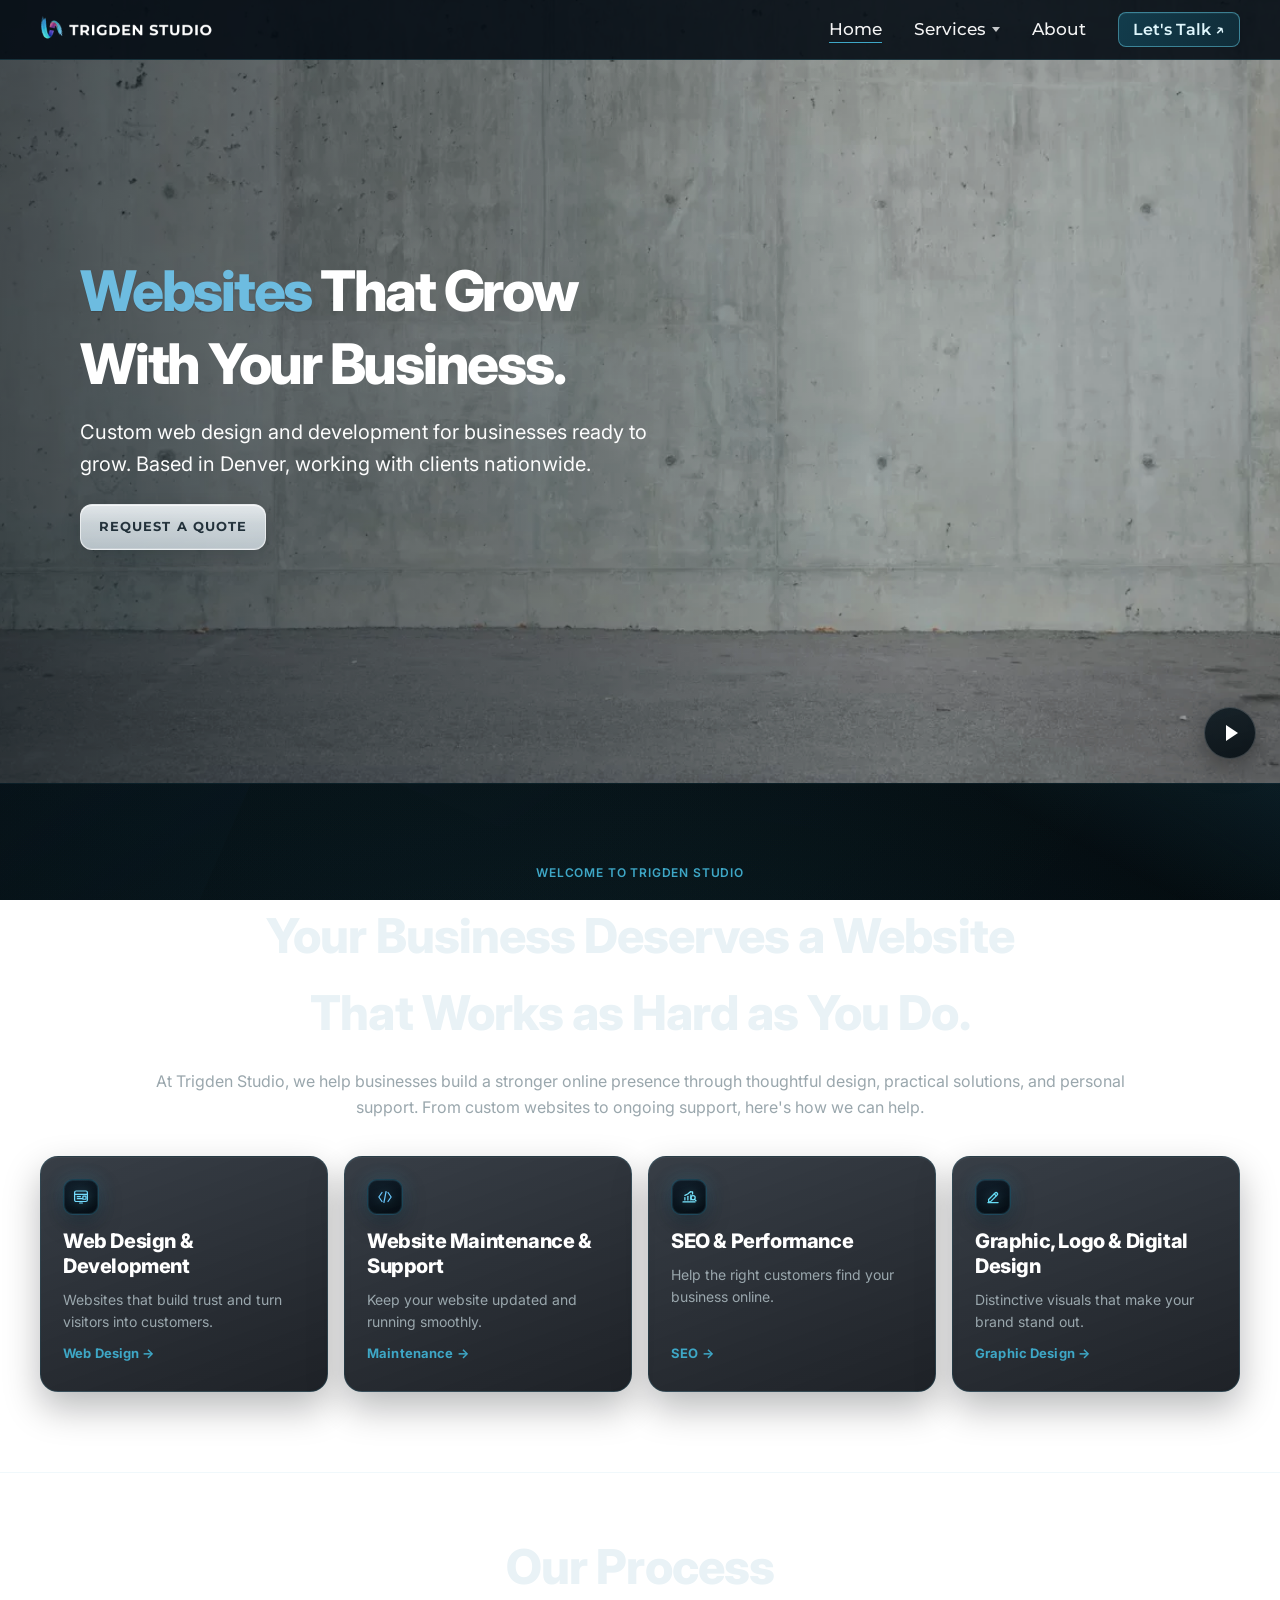
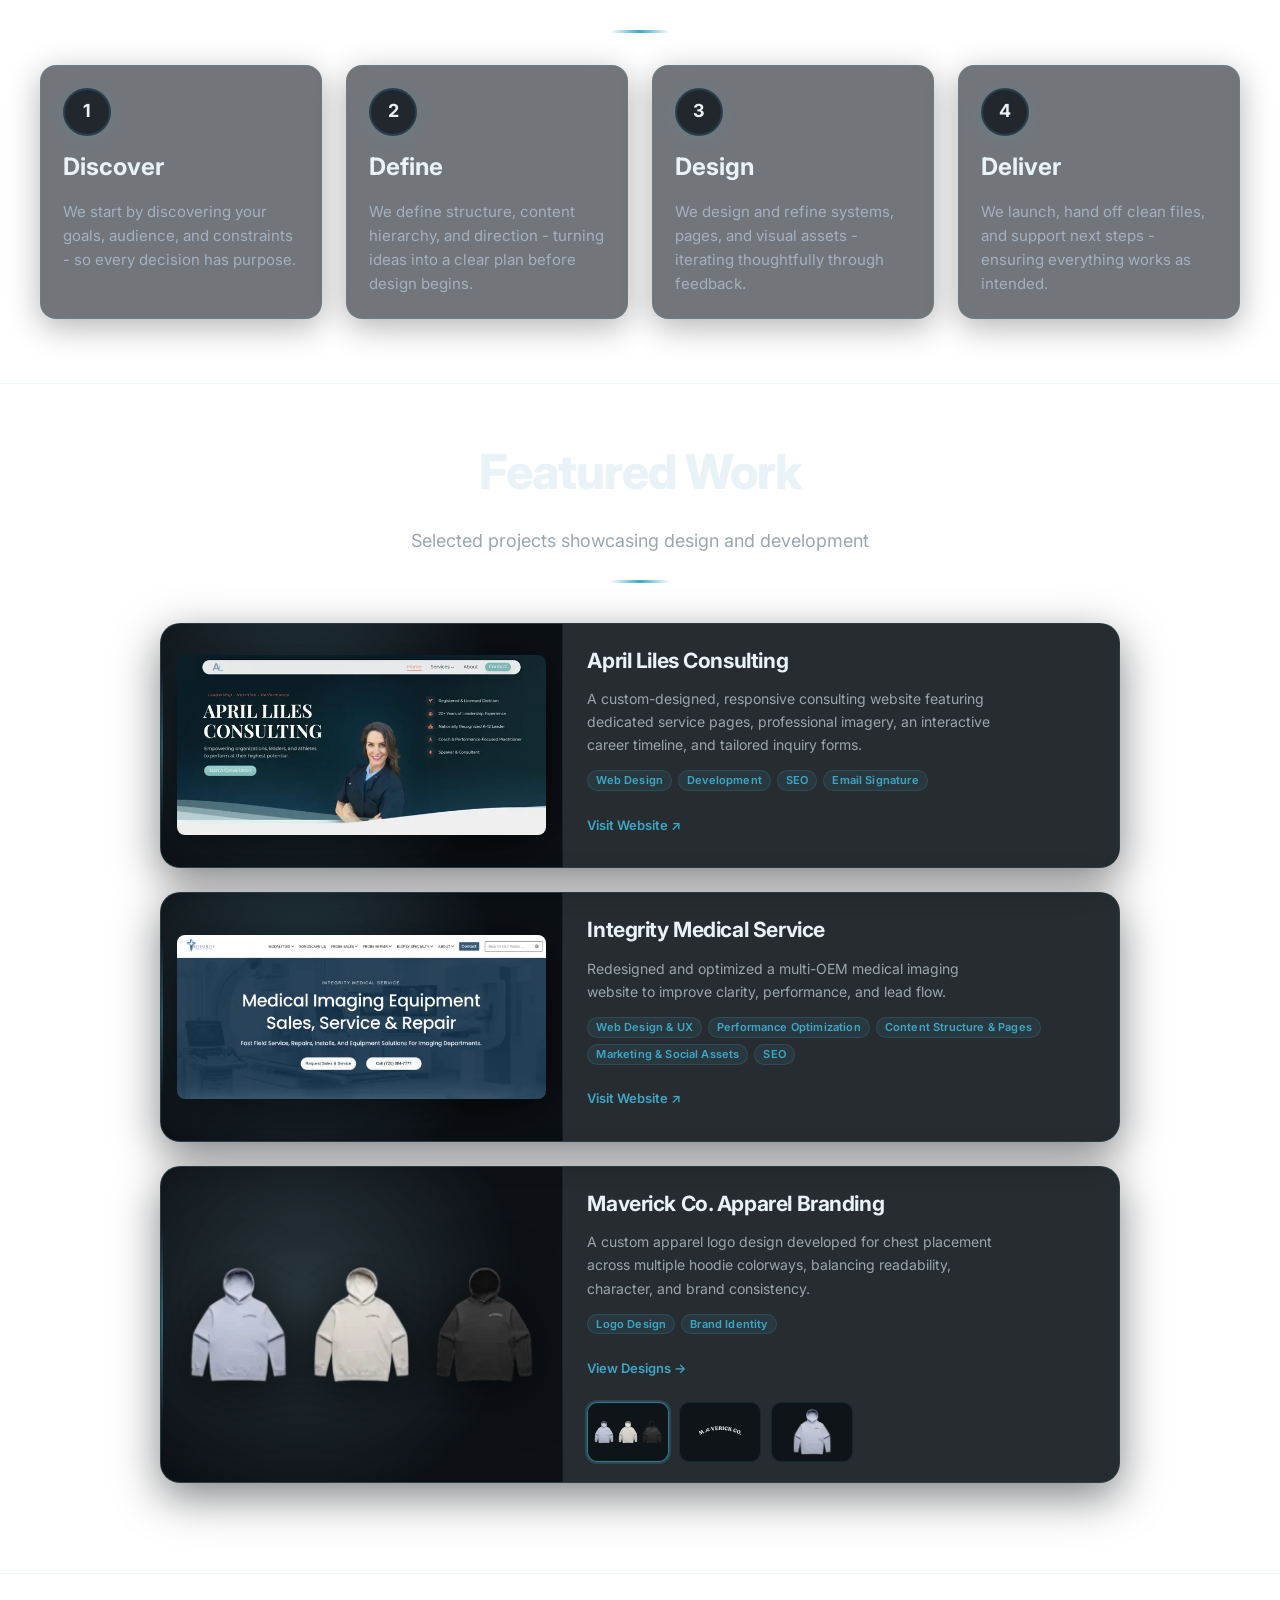
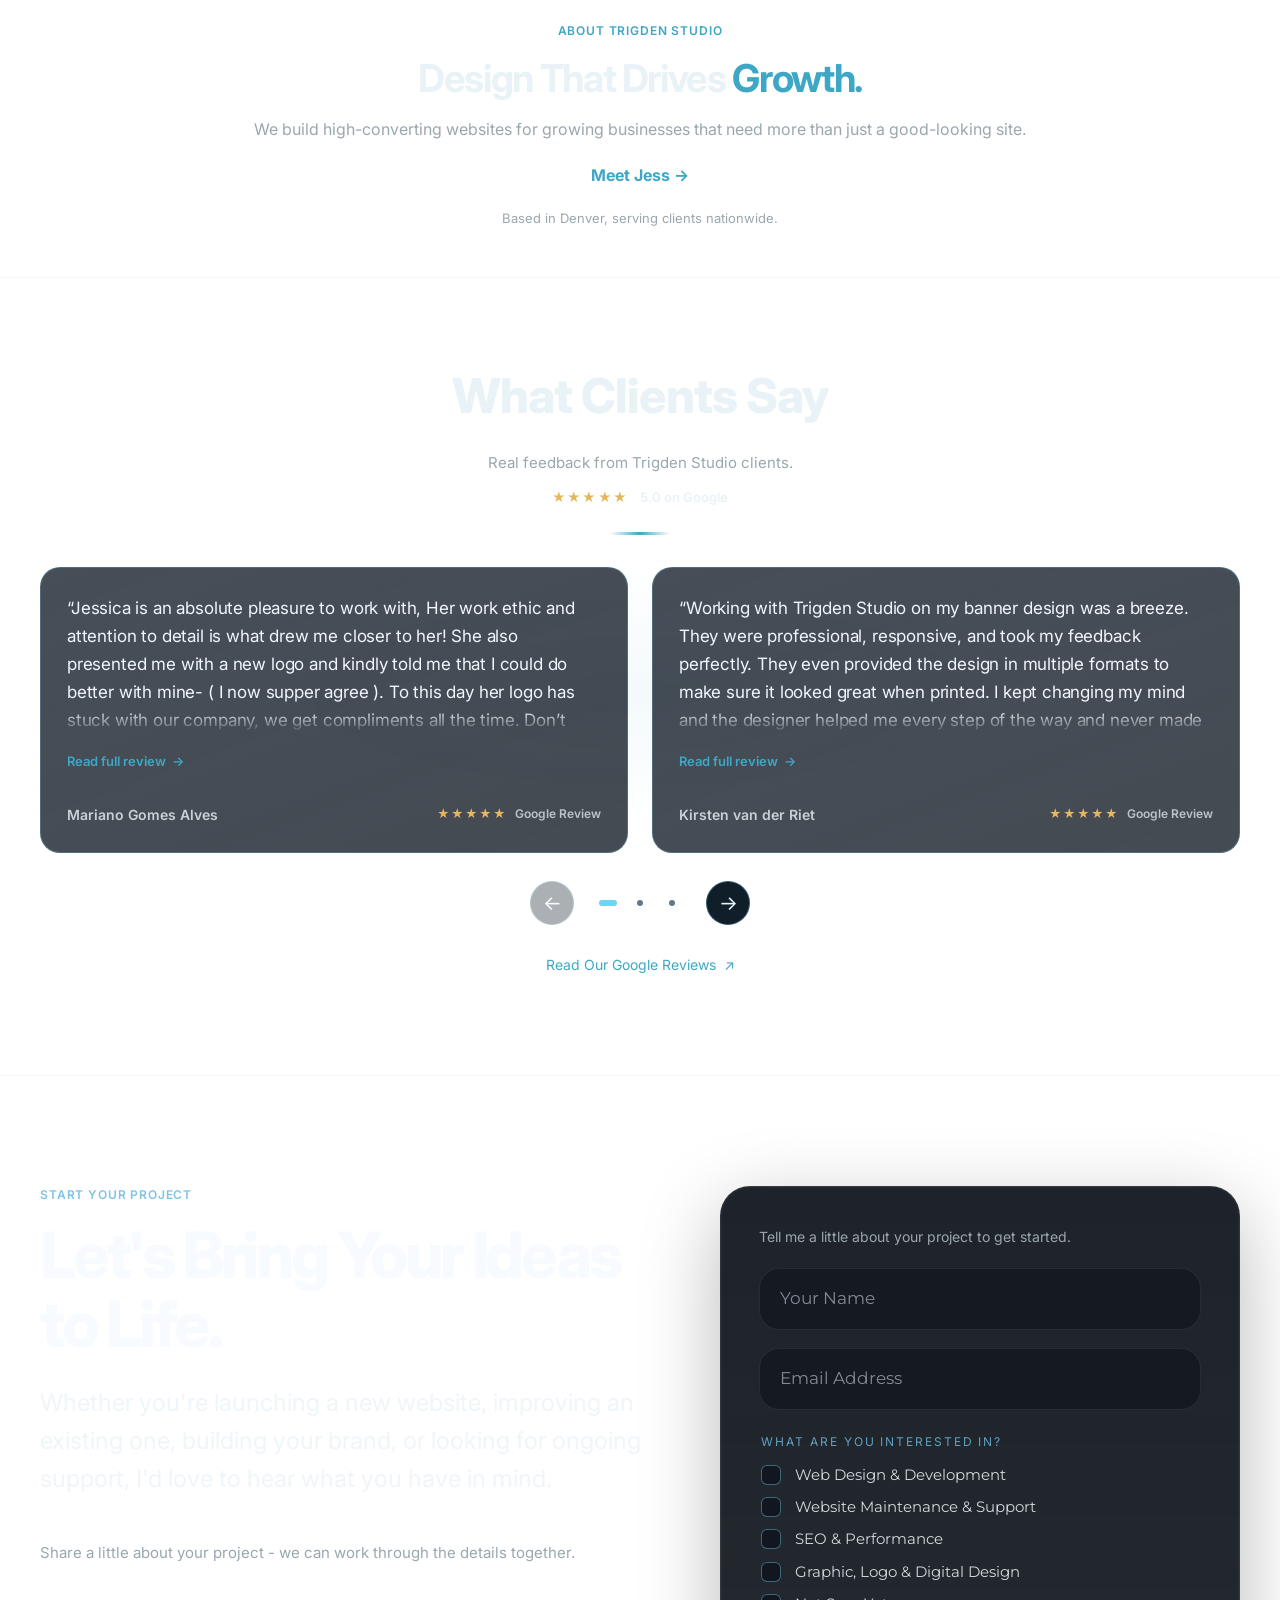
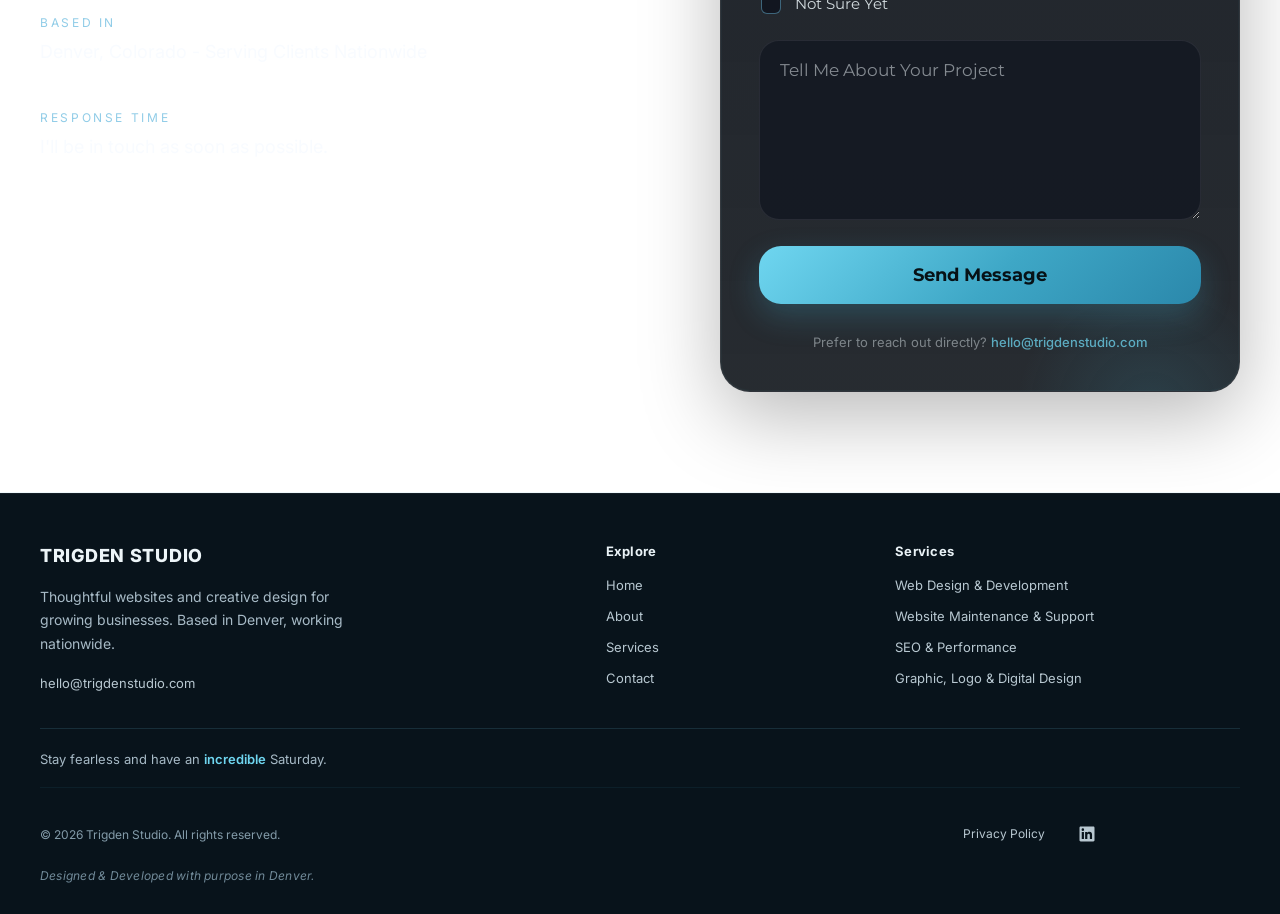
<file: index.html>
<!DOCTYPE html>
<html lang="en">
<head>
  <meta charset="utf-8" />
  <script id="entry-intro-guard">
  (function () {
    var skip = !!location.hash || matchMedia('(prefers-reduced-motion: reduce)').matches;
    try {
      skip = skip || !!(document.referrer && new URL(document.referrer).origin === location.origin);
      var navigation = performance.getEntriesByType('navigation')[0];
      skip = skip || !!(navigation && navigation.type !== 'navigate');
      skip = skip || sessionStorage.getItem('trigden-entry-seen') === '1' ||
        document.cookie.split(';').some(function (cookie) { return cookie.trim() === 'trigden-entry-seen=1'; });
      sessionStorage.setItem('trigden-entry-seen', '1');
      // A session cookie also prevents replay in another tab of this browser session.
      document.cookie = 'trigden-entry-seen=1; Path=/; SameSite=Lax';
    } catch (_) { skip = true; } // If the decision cannot be made safely, leave the intro inert.
    window.trigdenShouldPlayIntro = !skip;
    function clearIntro() {
      window.trigdenShouldPlayIntro = false;
      document.documentElement.classList.add('skip-entry-intro');
      window.dispatchEvent(new Event('trigden:intro-cancel'));
    }
    if (skip) clearIntro();
    window.addEventListener('pagehide', clearIntro);
    window.addEventListener('pageshow', function (event) { if (event.persisted || !window.trigdenShouldPlayIntro) clearIntro(); });
    window.addEventListener('hashchange', clearIntro);
  })();
  </script>
  <meta name="viewport" content="width=device-width, initial-scale=1" />
  <!-- Start cookieyes banner -->
  <script src="consent-defaults.js"></script>
  <script src="cookie-banner.js" defer></script>
  <script src="analytics.js" defer></script>
  <!-- End cookieyes banner -->
  <title>Trigden Studio | Web Design, Development, SEO & Branding in Colorado</title>
  <meta name="description" content="Trigden Studio creates custom websites, SEO, and branding for Colorado small businesses, with thoughtful design that supports lasting business growth." />
  <meta name="robots" content="index, follow" />
  <meta name="googlebot" content="index, follow, max-snippet:-1, max-image-preview:large, max-video-preview:-1" />
  <meta name="author" content="Jessica Classon" />
  
  <!-- Open Graph / Social Media -->
  <meta property="og:title" content="Trigden Studio | Web Design, Development, SEO & Branding in Colorado" />
  <meta property="og:description" content="Trigden Studio creates custom websites, SEO, and branding for Colorado small businesses, with thoughtful design that supports lasting business growth." />
  <meta property="og:type" content="website" />
  <meta property="og:url" content="https://trigdenstudio.com/" />
  <meta property="og:site_name" content="Trigden Studio" />
  <meta property="og:locale" content="en_US" />
  <meta property="og:image" content="https://trigdenstudio.com/images/og-preview.png" />
  <meta property="og:image:secure_url" content="https://trigdenstudio.com/images/og-preview.png" />
  <meta property="og:image:type" content="image/png" />
  <meta property="og:image:width" content="1200" />
  <meta property="og:image:height" content="630" />
  <meta property="og:image:alt" content="Trigden Studio social preview" />
  
  <!-- Twitter Card -->
  <meta name="twitter:card" content="summary_large_image" />
  <meta name="twitter:title" content="Trigden Studio | Web Design, Development, SEO & Branding in Colorado" />
  <meta name="twitter:description" content="Trigden Studio creates custom websites, SEO, and branding for Colorado small businesses, with thoughtful design that supports lasting business growth." />
  <meta name="twitter:url" content="https://trigdenstudio.com/" />
  <meta name="twitter:image" content="https://trigdenstudio.com/images/og-preview.png" />
  <meta name="twitter:image:alt" content="Trigden Studio social preview" />
  <meta name="twitter:label1" content="Location" />
  <meta name="twitter:data1" content="Colorado, United States" />
  
  <!-- Canonical URL -->
  <link rel="canonical" href="https://trigdenstudio.com/" />

  <!-- Performance hints for hosted web fonts -->
  <link rel="preconnect" href="https://fonts.googleapis.com" />
  <link rel="preconnect" href="https://fonts.gstatic.com" crossorigin />
  <link rel="preconnect" href="https://cdn-cookieyes.com" crossorigin />

  <link rel="stylesheet" href="style.css?v=welcome-restored1" />
  <link rel="stylesheet" href="home-flow.css?v=studio-summary24" />
  <script src="nav.js?v=launch-safety1" defer></script>
  <script>
    if (window.location.hash === '#about') {
      window.location.replace('/about');
    }
  </script>

  <!-- Fonts load after the page so they do not hold up first paint -->
  <noscript><link rel="stylesheet" href="https://fonts.googleapis.com/css2?family=Inter:wght@400;500;600;700;800;900&family=Montserrat:wght@400;500;600;700&display=swap" /></noscript>
  <script>
    window.addEventListener('load', function () {
      var link = document.createElement('link');
      link.rel = 'stylesheet';
      link.href = 'https://fonts.googleapis.com/css2?family=Inter:wght@400;500;600;700;800;900&family=Montserrat:wght@400;500;600;700&display=swap';
      document.head.appendChild(link);
    });
  </script>

  <!-- Preload LCP image -->
  <link rel="preload" as="image" href="/images/hero-video-poster.webp" fetchpriority="high" type="image/webp" />
  <!-- Favicon & webmanifest -->
  <!-- PNG fallbacks (uploaded) -->
  <link rel="icon" type="image/png" sizes="192x192" href="/images/mobilefav.png">
  <link rel="icon" type="image/png" sizes="48x48" href="/images/mobilefav.png">
  <link rel="apple-touch-icon" sizes="180x180" href="/images/mobilefav.png">
  <link rel="shortcut icon" href="/images/mobilefav.png">
  <link rel="manifest" href="/site.webmanifest">
  <meta name="theme-color" content="#0b1113">
  <!-- JSON-LD structured data -->
  <script type="application/ld+json">
  {
    "@context": "https://schema.org",
    "@graph": [
      {
        "@type": "Organization",
        "@id": "https://trigdenstudio.com/#organization",
        "name": "Trigden Studio",
        "url": "https://trigdenstudio.com/",
        "logo": {
          "@type": "ImageObject",
          "url": "https://trigdenstudio.com/images/trigdenlogo.png",
          "width": 1247,
          "height": 200
        }
      },
      {
        "@type": "ProfessionalService",
        "@id": "https://trigdenstudio.com/#business",
        "name": "Trigden Studio",
        "url": "https://trigdenstudio.com/",
        "image": "https://trigdenstudio.com/images/og-preview.png",
        "logo": "https://trigdenstudio.com/images/trigdenlogo.png",
        "description": "Trigden Studio provides web design, website development, SEO, and branding for small businesses in Colorado.",
        "email": "hello@trigdenstudio.com",
        "areaServed": {
          "@type": "State",
          "name": "Colorado"
        },
        "priceRange": "$$",
        "serviceType": [
          "Web design",
          "Website development",
          "SEO",
          "Branding",
          "Graphic and digital design"
        ]
      },
      {
        "@type": "WebSite",
        "@id": "https://trigdenstudio.com/#website",
        "url": "https://trigdenstudio.com/",
        "name": "Trigden Studio",
        "publisher": {
          "@id": "https://trigdenstudio.com/#organization"
        },
        "inLanguage": "en-US"
      },
      {
        "@type": "WebPage",
        "@id": "https://trigdenstudio.com/#webpage",
        "url": "https://trigdenstudio.com/",
        "name": "Trigden Studio | Web Design, Development, SEO & Branding in Colorado",
        "description": "Trigden Studio provides web design, website development, SEO, and branding for small businesses in Colorado.",
        "isPartOf": {
          "@id": "https://trigdenstudio.com/#website"
        },
        "about": {
          "@id": "https://trigdenstudio.com/#business"
        },
        "primaryImageOfPage": {
          "@type": "ImageObject",
          "url": "https://trigdenstudio.com/images/og-preview.png"
        },
        "inLanguage": "en-US"
      }
    ]
  }
  </script>
  <link rel="stylesheet" href="/testimonials.css?v=4" />
  <script src="/testimonials.js?v=3" defer></script>
  <!-- Your CSS file -->
  <script src="/reveal.js?v=fade-rise40-15" defer></script>
  <script src="/footer-message.js?v=3" defer></script>
  <link rel="stylesheet" href="/card-spacing.css?v=1" />
  <link rel="stylesheet" href="/eyebrow-type.css?v=scroll-progress10" />
  <link rel="stylesheet" href="/pill-sizing.css?v=2" />
  <script src="form-safety.js?v=confirmation2"></script>
  <link rel="stylesheet" href="form-confirmation.css?v=1" />
</head>
<body id="top">
  <template id="entry-intro-template">
  <div id="entry-intro" class="entry-intro" aria-hidden="true">
    <div class="entry-intro__geometry">
      <span class="entry-intro__shape entry-intro__shape--one"></span>
      <span class="entry-intro__shape entry-intro__shape--two"></span>
      <span class="entry-intro__shape entry-intro__shape--three"></span>
      <span class="entry-intro__shape entry-intro__shape--four"></span>
      <span class="entry-intro__shape entry-intro__shape--five"></span>
      <span class="entry-intro__shape entry-intro__shape--six"></span>
      <span class="entry-intro__shape entry-intro__shape--seven"></span>
      <span class="entry-intro__shape entry-intro__shape--eight"></span>
      <span class="entry-intro__shape entry-intro__shape--nine"></span>
    </div>
    <div class="entry-intro__content">
      <picture>
        <source type="image/webp" srcset="images/trigdenlogo-520w.webp 520w, images/trigdenlogo-1040w.webp 1040w" sizes="min(72vw, 520px)" />
        <img class="entry-intro__logo" src="images/trigdenlogo.png" alt="Trigden Studio" fetchpriority="high" width="1040" height="167" />
      </picture>
      <p class="entry-intro__caption">Entering the studio</p>
    </div>
  </div>
  </template>
  <script src="entry-intro.js?v=welcome-restored1"></script>
  <!-- Persistent animated background -->
  <div class="site-bg" aria-hidden="true">
    <div class="site-bg__geometry">
      <span class="site-bg__shape site-bg__shape--one"></span>
      <span class="site-bg__shape site-bg__shape--two"></span>
      <span class="site-bg__shape site-bg__shape--three"></span>
      <span class="site-bg__shape site-bg__shape--four"></span>
      <span class="site-bg__shape site-bg__shape--five"></span>
      <span class="site-bg__shape site-bg__shape--six"></span>
      <span class="site-bg__shape site-bg__shape--seven"></span>
      <span class="site-bg__shape site-bg__shape--eight"></span>
      <span class="site-bg__shape site-bg__shape--nine"></span>
    </div>
  </div>
  <a class="skip-link" href="#main-content">Skip to content</a>
  <!-- Navigation -->
  <main id="main" role="main">
  <nav id="nav">
    <a href="#top" class="logo" aria-label="Trigden Studio home">
      <picture>
        <source type="image/webp" srcset="images/trigdenlogo-520w.webp 520w, images/trigdenlogo-1040w.webp 1040w" sizes="(max-width: 768px) 125px, 175px" />
        <img src="images/trigdenlogo.png" alt="Trigden Studio" fetchpriority="high" width="175" height="28" />
      </picture>
    </a>
    <input type="checkbox" id="menu-toggle" class="menu-toggle" />
    <button type="button" class="hamburger" aria-label="Open menu" aria-expanded="false" aria-controls="primary-menu">
      <span></span>
      <span></span>
      <span></span>
    </button>
    <ul class="nav-links" id="primary-menu">
        <li><a href="/">Home</a></li>
      <li class="nav-dropdown">
        <a href="/services" class="nav-dropdown__toggle" aria-haspopup="true" aria-expanded="false" aria-controls="services-menu">Services<span class="nav-caret" aria-hidden="true"></span></a>
        <ul class="nav-dropdown__menu" id="services-menu">
            <li class="mobile-all-services"><a href="/services">View all services</a></li>
          <li><a href="/web-design">Web Design &amp; Development</a></li>
          <li><a href="/website-maintenance">Website Maintenance &amp; Support</a></li>
          <li><a href="/seo">SEO Optimization</a></li>
          <li><a href="/graphic-design">Graphic &amp; Logo Design</a></li>
        </ul>
      </li>
      <li><a href="/about">About</a></li>
      <li><a href="/contact" class="nav-cta">Let's Talk<span class="nav-cta-arrow" aria-hidden="true"> ↗</span></a></li>
    </ul>
    <a href="/contact" class="nav-cta">Let's Talk<span class="nav-cta-arrow" aria-hidden="true"> ↗</span></a>
  </nav>

<section id="main-content" tabindex="-1" class="hero">
  <img class="hero-video hero-poster" src="./images/hero-video-poster.webp" alt="" aria-hidden="true" fetchpriority="high"  width="1280" height="720" />
  <video id="hero-vid" class="hero-video" muted defaultmuted loop playsinline webkit-playsinline preload="none" poster="./images/hero-video-poster.webp" disablepictureinpicture></video>

  <button type="button" class="hero-motion-toggle" id="hero-motion-toggle" aria-controls="hero-vid" aria-label="Pause background video" aria-pressed="false">
    <span class="motion-icon" aria-hidden="true"></span>
    <span class="sr-only">Pause background video</span>
  </button>
  
  <div class="hero-content">
    <h1><span class="hero-accent">Websites</span> That Grow With Your Business.</h1>
    <p>Custom web design and development for businesses ready to grow. Based in Denver, working with clients nationwide.</p>
    <a href="/contact" class="cta-button">
      Request a Quote
    </a>
  </div>
</section>

  <section class="about-section studio-services" id="studio" aria-labelledby="welcome-title">
    <div class="home-welcome__content studio-services__intro">
      <p class="studio-services__eyebrow studio-eyebrow">WELCOME TO TRIGDEN STUDIO</p>
      <h2 id="welcome-title">Your Business Deserves a Website That Works as Hard as You Do.</h2>
      <p>At Trigden Studio, we help businesses build a stronger online presence through thoughtful design, practical solutions, and personal support. From custom websites to ongoing support, here's how we can help.</p>
    </div>
    <div class="studio-services__layout">
      <div class="studio-services__catalog" id="services">
      <div class="home-services-grid" aria-label="Services">
        <a href="/web-design" class="home-service-card">
          <span class="about-service-icon about-service-icon--web" aria-hidden="true">
                    <svg viewBox="0 0 24 24" focusable="false" aria-hidden="true">
                      <rect x="3.5" y="4" width="17" height="14" rx="2"></rect>
                      <path d="M3.5 8.5h17"></path>
                      <path d="M7 11.5h4.2"></path>
                      <path d="M7 14.2h6.8"></path>
                      <rect x="14.5" y="10.8" width="4.2" height="4.2" rx="0.8"></rect>
                      <path d="M10.2 20h3.6"></path>
                    </svg>
                  </span>
          <h3>Web Design &amp; Development</h3>
          <p>Websites that build trust and turn visitors into customers.</p>
          <span class="about-service-link">Web Design →</span>
        </a>
        <a href="/website-maintenance" class="home-service-card">
          <span class="about-service-icon about-service-icon--dev" aria-hidden="true">
                    <svg viewBox="0 0 24 24" focusable="false" aria-hidden="true">
                      <path d="M8 6L3.8 12 8 18"></path>
                      <path d="M16 6l4.2 6-4.2 6"></path>
                      <path d="M13.4 4.8l-2.8 14.4"></path>
                    </svg>
                  </span>
          <h3>Website Maintenance &amp; Support</h3>
          <p>Keep your website updated and running smoothly.</p>
          <span class="about-service-link">Maintenance →</span>
        </a>
        <a href="/seo" class="home-service-card">
          <span class="about-service-icon about-service-icon--seo" aria-hidden="true">
                    <svg viewBox="0 0 24 24" focusable="false" aria-hidden="true">
                      <path d="M4 18.5h16"></path>
                      <path d="M6.5 16v-3.2"></path>
                      <path d="M10.5 16v-5"></path>
                      <path d="M14.5 16v-7"></path>
                      <path d="M6.5 9.8l3.8-1.8 3.6-2.9"></path>
                      <path d="M13.9 5.1h2.9v2.9"></path>
                      <circle cx="17.4" cy="13.1" r="2.8"></circle>
                      <path d="M19.4 15.1l1.9 1.9"></path>
                    </svg>
                  </span>
          <h3>SEO &amp; Performance</h3>
          <p>Help the right customers find your business online.</p>
          <span class="about-service-link">SEO →</span>
        </a>
        <a href="/graphic-design" class="home-service-card">
          <span class="about-service-icon about-service-icon--design" aria-hidden="true">
                    <svg viewBox="0 0 24 24" focusable="false" aria-hidden="true">
                      <path d="M6.2 18.7l2.6-.6 8.7-8.7a1.9 1.9 0 0 0-2.7-2.7L6.1 15.4z"></path>
                      <path d="M13.7 7.9l2.4 2.4"></path>
                      <path d="M5.2 19.4h13.6"></path>
                    </svg>
                  </span>
          <h3>Graphic, Logo &amp; Digital Design</h3>
          <p>Distinctive visuals that make your brand stand out.</p>
          <span class="about-service-link">Graphic Design →</span>
        </a>
      </div>

      </div>
    </div>
  </section>

  <!-- Our Process Section -->
  <section class="process-section flow-bg" id="process">
    <div class="section-header">
      <h2>Our Process</h2>
    </div>

    <div class="process-grid">
      <article class="process-card">
        <div class="process-number">1</div>
        <h3>Discover</h3>
        <p>We start by discovering your goals, audience, and constraints - so every decision has purpose.</p>
      </article>

      <article class="process-card">
        <div class="process-number">2</div>
        <h3>Define</h3>
        <p>We define structure, content hierarchy, and direction - turning ideas into a clear plan before design begins.</p>
      </article>

      <article class="process-card">
        <div class="process-number">3</div>
        <h3>Design</h3>
        <p>We design and refine systems, pages, and visual assets - iterating thoughtfully through feedback.</p>
      </article>

      <article class="process-card">
        <div class="process-number">4</div>
        <h3>Deliver</h3>
        <p>We launch, hand off clean files, and support next steps - ensuring everything works as intended.</p>
      </article>
    </div>
  </section>
  <section class="work-section" id="work">
    <div class="section-header">
      <h2>Featured Work</h2>
      <p>Selected projects showcasing design and development</p>
    </div>
    
    <div class="work-grid">
      <a href="https://aprillilesconsulting.com/" target="_blank" rel="noopener noreferrer" class="work-card april-card">
        <div class="work-image">
          <span class="work-image-shadow"><img
            src="images/april-liles-1400.webp"
            srcset="images/april-liles-700.webp 700w, images/april-liles-1400.webp 1400w"
            sizes="(max-width: 768px) 100vw, 400px"
            alt="April Liles Consulting homepage, with a portrait and the line Leadership, Nutrition, Performance"
            loading="lazy"
            decoding="async"
            width="1400"
            height="681"
          /></span>
        </div>
        <div class="work-info" data-num="01">
          <h3>April Liles Consulting</h3>
          <p>A custom-designed, responsive consulting website featuring dedicated service pages, professional imagery, an interactive career timeline, and tailored inquiry forms.</p>
          <div class="work-tags">
            <span class="work-tag">Web Design</span>
            <span class="work-tag">Development</span>
            <span class="work-tag">SEO</span>
            <span class="work-tag">Email Signature</span>
          </div>
          <span class="project-action">Visit Website ↗</span>
        </div>
      </a>

      <!-- Temporarily hidden until the MRA website launches; retain project and assets. -->
      <article class="work-card mra-card" aria-label="MRA Interior Design project" hidden data-live-url="https://www.mra-interiors.com/">
        <div class="work-image">
          <span class="work-image-shadow"><img
            src="images/mralandingpage-600w.webp"
            srcset="images/mralandingpage-320w.webp 320w, images/mralandingpage-600w.webp 600w, images/mralandingpage-1200w.webp 1200w"
            sizes="(max-width: 768px) 45vw, 400px"
            alt="MRA Interior Design landing page preview"
            loading="lazy"
            decoding="async"
            width="1200"
            height="527"
          /></span>
        </div>
        <div class="work-info" data-num="02">
          <h3>MRA Interior Design</h3>
          <p>Elegant, conversion-minded web visuals for a boutique interior design studio. Focused on clarity, hierarchy, and a premium feel.</p>
          <div class="work-tags">
            <span class="work-tag">Web Design</span>
            <span class="work-tag">UX</span>
            <span class="work-tag">Branding</span>
          </div>
        </div>
      </article>
      
      <a href="https://integritymedicalservice.com/" target="_blank" rel="noopener noreferrer" class="work-card integrity-card">
        <div class="work-image">
          <span class="work-image-shadow"><img
            src="images/integritylandingpage-600w.webp"
            srcset="images/integritylandingpage-600w.webp 600w, images/integritylandingpage-1200w.webp 1200w"
            sizes="(max-width: 768px) 50vw, 400px"
            alt="Integrity Medical Service landing page preview"
            loading="lazy"
            decoding="async"
            width="1200"
            height="532"
          /></span>
        </div>
        <div class="work-info" data-num="03">
          <h3>Integrity Medical Service</h3>
          <p>Redesigned and optimized a multi-OEM medical imaging website to improve clarity, performance, and lead flow.</p>
          <div class="work-tags">
            <span class="work-tag">Web Design & UX</span>
            <span class="work-tag">Performance Optimization</span>
            <span class="work-tag">Content Structure & Pages</span>
            <span class="work-tag">Marketing & Social Assets</span>
            <span class="work-tag">SEO</span>
          </div>
          <span class="project-action">Visit Website ↗</span>
        </div>
      </a>

      <article class="work-card hoodie-card" aria-label="Maverick Co. apparel logo project">
        <div class="work-image">
          <span class="work-image-shadow"><img class="hoodie-main-image" src="images/3hoodiepreview-350w.webp" srcset="images/3hoodiepreview-350w.webp 350w, images/3hoodiepreview-700w.webp 700w" sizes="(max-width: 768px) 100vw, 350px" alt="Three hoodie colorways featuring the Maverick Co. logo" loading="lazy" width="700" height="233" /></span>
        </div>
        <div class="work-info" data-num="04">
          <h3>Maverick Co. Apparel Branding</h3>
          <p>A custom apparel logo design developed for chest placement across multiple hoodie colorways, balancing readability, character, and brand consistency.</p>
          <div class="work-tags">
            <span class="work-tag">Logo Design</span>
            <span class="work-tag">Brand Identity</span>
          </div>
          <a class="project-action" href="#maverick-designs">View Designs →</a>
          <div class="work-mini-previews" id="maverick-designs" aria-label="Additional Maverick project visuals">
            <button
              type="button"
              class="work-mini-preview is-active"
              aria-label="Show three hoodie colorways preview"
              data-image-src="images/3hoodiepreview-700w.webp"
              data-image-alt="Three hoodie colorways featuring the Maverick Co. logo"
            >
              <img src="images/3hoodiepreview-thumb.webp" alt="Three hoodie colorways thumbnail" loading="lazy" width="144" height="48" />
            </button>
            <button
              type="button"
              class="work-mini-preview"
              aria-label="Show Maverick logo preview"
              data-image-src="images/maverick-logo-white-240w.webp"
              data-image-alt="Maverick Co. logo in white"
            >
              <img src="images/maverick-logo-white-thumb.webp" alt="Maverick Co. logo in white" loading="lazy" width="100" height="100" />
            </button>
            <button
              type="button"
              class="work-mini-preview"
              aria-label="Show single hoodie preview"
              data-image-src="images/onehoodiepreview-460w.webp"
              data-image-alt="Single hoodie preview with logo placement"
            >
              <img src="images/onehoodiepreview-thumb.webp" alt="Single hoodie preview with logo placement" loading="lazy" width="100" height="105" />
            </button>
          </div>
        </div>
      </article>
    </div>
  </section>

  <section class="home-studio-intro" aria-labelledby="about-title">
      <div class="home-studio-intro__copy studio-services__intro">
        <p class="studio-services__eyebrow studio-eyebrow">ABOUT TRIGDEN STUDIO</p>
        <h2 id="about-title">Design That Drives <span>Growth.</span></h2>
        <p class="studio-services__lead">We build high-converting websites for growing businesses that need more than just a good-looking site.</p>
        <a class="about-page-link" href="/about">Meet Jess →</a>
        <p class="studio-services__location">Based in Denver, serving clients nationwide.</p>
      </div>
  </section>

  <section class="testimonials-section" id="testimonials" aria-labelledby="testimonials-title">
    <div class="section-header">
      <h2 id="testimonials-title">What Clients Say</h2>
      <p>Real feedback from Trigden Studio clients.</p>
      <p class="testimonials-google-rating"><span aria-hidden="true">★★★★★</span> <strong>5.0 on Google</strong></p>
    </div>
    <div class="testimonial-carousel" role="region" aria-roledescription="carousel" aria-label="Client testimonials">
      <div class="testimonials-grid" id="testimonial-track" tabindex="0" aria-label="Testimonials; use left and right arrow keys to browse">
      <article class="testimonial-card" data-source="google" aria-labelledby="testimonial-name-1">
        <blockquote class="testimonial-quote" id="testimonial-quote-1"><p>Jessica is an absolute pleasure to work with, Her work ethic and attention to detail is what drew me closer to her! She also presented me with a new logo and kindly told me that I could do better with mine- ( I now supper agree ). To this day her logo has stuck with our company, we get compliments all the time. Don’t think twice about working with. Honesty is what I look for in anyone I work with, Jessica. She brings more than honesty to the table, She is very creative and will not stop creating until she is fully satisfied and her client is in Absolute awe with her work. Thank you, Jessica for the ways you have changed my company for the better!!!</p></blockquote>
        <button class="testimonial-expand" type="button" aria-expanded="false" aria-controls="testimonial-quote-1" aria-label="Read full review by Mariano Gomes Alves" hidden>Read full review <span aria-hidden="true">→</span></button>
        <div class="testimonial-meta">
          <p class="testimonial-name" id="testimonial-name-1">Mariano Gomes Alves</p>
          <div class="testimonial-proof"><span class="testimonial-stars" role="img" aria-label="5 out of 5 stars">★★★★★</span><span class="testimonial-verified">Google Review</span></div>
        </div>
      </article>

      <article class="testimonial-card" data-source="google" aria-labelledby="testimonial-name-2">
        <blockquote class="testimonial-quote" id="testimonial-quote-2"><p>Working with Trigden Studio on my banner design was a breeze. They were professional, responsive, and took my feedback perfectly. They even provided the design in multiple formats to make sure it looked great when printed. I kept changing my mind and the designer helped me every step of the way and never made me feel as if I was being too much. I will be using them in the future.</p><p>If you need a graphic designer who actually gets it and can deliver look no further!</p></blockquote>
        <button class="testimonial-expand" type="button" aria-expanded="false" aria-controls="testimonial-quote-2" aria-label="Read full review by Kirsten van der Riet" hidden>Read full review <span aria-hidden="true">→</span></button>
        <div class="testimonial-meta">
          <p class="testimonial-name" id="testimonial-name-2">Kirsten van der Riet</p>
          <div class="testimonial-proof"><span class="testimonial-stars" role="img" aria-label="5 out of 5 stars">★★★★★</span><span class="testimonial-verified">Google Review</span></div>
        </div>
      </article>

      <article class="testimonial-card" data-source="google" aria-labelledby="testimonial-name-3">
        <blockquote class="testimonial-quote" id="testimonial-quote-3"><p>I can’t say enough amazing things about Jess and how she is as a business person and how great her work is. I would 100% recommend Jess for anything from cards to website development. Thank you for everything you have done for me.</p></blockquote>
        <button class="testimonial-expand" type="button" aria-expanded="false" aria-controls="testimonial-quote-3" aria-label="Read full review by James P" hidden>Read full review <span aria-hidden="true">→</span></button>
        <div class="testimonial-meta">
          <p class="testimonial-name" id="testimonial-name-3">James P</p>
          <div class="testimonial-proof"><span class="testimonial-stars" role="img" aria-label="5 out of 5 stars">★★★★★</span><span class="testimonial-verified">Google Review</span></div>
        </div>
      </article>

      <article class="testimonial-card" data-source="client" aria-labelledby="testimonial-name-4">
        <blockquote class="testimonial-quote" id="testimonial-quote-4"><p>They helped me create a logo so I could put it on some hoodies and gave me a lot of different ideas to choose from.</p></blockquote>
        <button class="testimonial-expand" type="button" aria-expanded="false" aria-controls="testimonial-quote-4" aria-label="Read full review by Gary, Maverick Co." hidden>Read full review <span aria-hidden="true">→</span></button>

        <div class="testimonial-meta">
          <p class="testimonial-name" id="testimonial-name-4">Gary, Maverick Co.</p>
          <div class="testimonial-proof"><span class="testimonial-verified">Client feedback</span></div>
        </div>
      </article>

      <article class="testimonial-card" data-source="client" aria-labelledby="testimonial-name-5">
        <blockquote class="testimonial-quote" id="testimonial-quote-5"><p>Don't think twice!!! Jessica is absolutely lovely to work with, has amazing ideas and created more than I ever thought possible for my website! She has already reached out after 8 months ready to update it again with all our new work. I had her do my logo too, after she suggested it needed work and I get compliments all the time!! She is on speed dial on my phone!!!</p></blockquote>
        <button class="testimonial-expand" type="button" aria-expanded="false" aria-controls="testimonial-quote-5" aria-label="Read full review by MRA Designs" hidden>Read full review <span aria-hidden="true">→</span></button>
        <div class="testimonial-meta">
          <p class="testimonial-name" id="testimonial-name-5">MRA Designs</p>
          <div class="testimonial-proof"><span class="testimonial-verified">Client feedback</span></div>
        </div>
      </article>
      </div>
      <div class="testimonial-controls" hidden>
        <button class="testimonial-arrow" type="button" data-testimonial-prev aria-label="Previous testimonials" aria-controls="testimonial-track"><span aria-hidden="true">←</span></button>
        <div class="testimonial-pagination" aria-label="Choose testimonials"></div>
        <button class="testimonial-arrow" type="button" data-testimonial-next aria-label="Next testimonials" aria-controls="testimonial-track"><span aria-hidden="true">→</span></button>
      </div>
      <p class="sr-only testimonial-status" role="status" aria-live="polite" aria-atomic="true"></p>
    </div>
    <a class="testimonials-google-link" href="https://www.google.com/maps/place/Trigden+Studio/data=!4m2!3m1!1s0x0:0xfcb1ae0ee7b20da9" target="_blank" rel="noopener noreferrer">Read Our Google Reviews <span aria-hidden="true">↗</span></a>
  </section>

  <!-- Contact Section -->
  <section class="contact-section flow-bg" id="contact">
    <div class="contact-content">
      <div class="contact-copy">
        <p class="contact-eyebrow studio-eyebrow">Start Your Project</p>
        <h2>Let's Bring Your Ideas to Life.</h2>
        <p class="contact-lead">Whether you're launching a new website, improving an existing one, building your brand, or looking for ongoing support, I'd love to hear what you have in mind.</p>
        <p class="contact-welcome">Share a little about your project - we can work through the details together.</p>
        <div class="contact-points" aria-label="Project details">
          <div class="contact-point">
            <span class="contact-point__label">Based In</span>
            <span class="contact-point__value">Denver, Colorado - Serving Clients Nationwide</span>
          </div>
          <div class="contact-point">
            <span class="contact-point__label">Response Time</span>
            <span class="contact-point__value">I'll be in touch as soon as possible.</span>
          </div>
        </div>
      </div>

      <div class="contact-card">
        <p class="contact-card-intro">Tell me a little about your project to get started.</p>
        <form class="contact-form" id="contact-form" action="https://formspree.io/f/xreaqvyn" method="POST">
          <input type="hidden" name="_subject" value="New Project Inquiry - Trigden Studio" />
          <input type="hidden" name="_replyto" id="contact-replyto" value="" />
          <div class="form-honeypot" aria-hidden="true">
            <label for="contact-company">Company</label>
            <input type="text" id="contact-company" name="_gotcha" tabindex="-1" autocomplete="off" />
          </div>
          <div class="form-group">
            <label class="sr-only" for="name">Your Name</label>
            <input type="text" id="name" name="name" autocomplete="name" placeholder="Your Name" maxlength="120" required aria-required="true" />
          </div>

          <div class="form-group">
            <label class="sr-only" for="email">Email Address</label>
            <input type="email" id="email" name="email" autocomplete="email" placeholder="Email Address" maxlength="160" required aria-required="true" />
          </div>

          <div class="form-group form-group--services" id="interest-group">
            <p class="interest-label" id="interest-label">What Are You Interested In?</p>
            <div class="checkbox-group" role="group" aria-labelledby="interest-label" aria-describedby="interest-error">
              <label class="checkbox-label">
                <input type="checkbox" name="services" value="Web Design &amp; Development" />
                <span>Web Design &amp; Development</span>
              </label>
              <label class="checkbox-label">
                <input type="checkbox" name="services" value="Website Maintenance &amp; Support" />
                <span>Website Maintenance &amp; Support</span>
              </label>
              <label class="checkbox-label">
                <input type="checkbox" name="services" value="SEO &amp; Performance" />
                <span>SEO &amp; Performance</span>
              </label>
              <label class="checkbox-label">
                <input type="checkbox" name="services" value="Graphic, Logo &amp; Digital Design" />
                <span>Graphic, Logo &amp; Digital Design</span>
              </label>
              <label class="checkbox-label">
                <input type="checkbox" name="services" value="Not Sure Yet" />
                <span>Not Sure Yet</span>
              </label>
            </div>
            <p class="form-field-error" id="interest-error" hidden>Select at least one option.</p>
          </div>

          <div class="form-group">
            <label class="sr-only" for="message">Tell Me About Your Project</label>
            <textarea id="message" name="message" maxlength="4000" placeholder="Tell Me About Your Project" aria-label="Tell me about your project"></textarea>
          </div>

          <button type="submit" class="submit-btn">Send Message</button>
          <p class="form-status" id="form-status" role="status" aria-live="polite"></p>
          <p class="form-direct-email">Prefer to reach out directly? <a href="mailto:hello@trigdenstudio.com">hello@trigdenstudio.com</a></p>
        </form>
      </div>
    </div>
  </section>

  <!-- Footer -->
  <footer class="site-footer">
  <div class="footer-studio-grid">
    <div class="footer-studio-brand">
      <a class="footer-brand" href="/">TRIGDEN STUDIO</a>
      <p>Thoughtful websites and creative design for growing businesses. Based in Denver, working nationwide.</p>
      <a href="mailto:hello@trigdenstudio.com">hello@trigdenstudio.com</a>
    </div>
    <nav class="footer-studio-nav" aria-label="Footer navigation">
      <h2>Explore</h2>
      <a href="/">Home</a><a href="/about">About</a><a href="/services">Services</a><a href="/contact">Contact</a>
    </nav>
    <nav class="footer-studio-nav" aria-label="Footer services">
      <h2><a href="/services">Services</a></h2>
      <a href="/web-design">Web Design &amp; Development</a>
      <a href="/website-maintenance">Website Maintenance &amp; Support</a>
      <a href="/seo">SEO &amp; Performance</a>
      <a href="/graphic-design">Graphic, Logo &amp; Digital Design</a>
    </nav>
  </div>
  <div class="footer-signature"><p>Stay fearless and have <span id="rotating-article">an</span> <span class="rotating-word">incredible</span> <span id="current-day">day</span>.</p></div>
  <div class="footer-bottom">
    <p class="footer-copyright">© <span id="year"></span> Trigden Studio. All rights reserved.</p>
    <div class="footer-legal"><a href="/privacy">Privacy Policy</a><a class="footer-linkedin" href="https://www.linkedin.com/in/jessicaclasson" target="_blank" rel="noopener noreferrer" aria-label="Jessica Classon on LinkedIn">
      <svg xmlns="http://www.w3.org/2000/svg" width="18" height="18" viewBox="0 0 24 24" fill="currentColor" aria-hidden="true" focusable="false"><path d="M20.45 2H3.55C2.69 2 2 2.68 2 3.52v16.96c0 .84.69 1.52 1.55 1.52h16.9c.86 0 1.55-.68 1.55-1.52V3.52c0-.84-.69-1.52-1.55-1.52ZM7.93 18.75H4.98V9.2h2.95v9.55ZM6.45 7.9a1.71 1.71 0 1 1 0-3.42 1.71 1.71 0 0 1 0 3.42Zm12.3 10.85H15.8v-4.65c0-1.11-.02-2.54-1.55-2.54-1.55 0-1.79 1.21-1.79 2.46v4.73H9.51V9.2h2.83v1.3h.04c.39-.74 1.36-1.52 2.79-1.52 2.98 0 3.58 1.96 3.58 4.51v5.26Z"/></svg>
    </a></div>
  </div>
  <p class="footer-tagline">Designed &amp; Developed with purpose in Denver.</p>
</footer>
  </main>

  <script>
    // Set current year in footer
    document.getElementById('year').textContent = new Date().getFullYear();

    // Set current weekday in footer
    const currentDayElement = document.getElementById('current-day');
    if (currentDayElement) {
      const todayName = new Date().toLocaleDateString(undefined, { weekday: 'long' });
      currentDayElement.textContent = todayName;
    }

    // Navbar scroll effect
    const nav = document.getElementById('nav');
    const menuToggle = document.getElementById('menu-toggle');
    window.addEventListener('hashchange', () => {
      if (window.innerWidth <= 768 && menuToggle) {
        menuToggle.checked = false;
        menuToggle.dispatchEvent(new Event('change'));
      }
    });

    const navLinks = Array.from(document.querySelectorAll('.nav-links a'));
    let scrollTicking = false;

    // IntersectionObserver-based active section tracking (no getBoundingClientRect / forced reflow)
    const sectionObserver = new IntersectionObserver((entries) => {
      entries.forEach(entry => {
        if (entry.isIntersecting) {
          const id = entry.target.id;
          navLinks.forEach(link => {
            link.classList.toggle('active', link.getAttribute('href') === '#' + id);
          });
        }
      });
    }, { rootMargin: '-80px 0px -60% 0px', threshold: 0 });

    document.querySelectorAll('section[id]').forEach(s => sectionObserver.observe(s));

    const heroSection = document.querySelector('.hero');
    if (heroSection) {
      const navStateObserver = new IntersectionObserver((entries) => {
        entries.forEach((entry) => {
          nav.classList.toggle('scrolled', !entry.isIntersecting);
        });
      }, { rootMargin: '-50px 0px 0px 0px', threshold: 0 });

      navStateObserver.observe(heroSection);
    }

    // Scroll-driven "Hi, I'm Jessica..." animation
    (function() {
      const section = document.querySelector('.intro-section');
      const title = document.getElementById('intro-title');
      if (!section || !title) return;

      const words = Array.from(title.querySelectorAll('.intro-word'));
      if (!words.length) return;

      const mq = window.matchMedia('(prefers-reduced-motion: reduce)');
      if (mq.matches) {
        words.forEach(w => {
          w.style.transform = 'none';
          w.style.opacity = '1';
        });
        return;
      }

      // Skip animation on mobile
      if (window.matchMedia('(max-width: 768px)').matches) {
        words.forEach(w => {
          w.style.transform = 'none';
          w.style.opacity = '1';
        });
        return;
      }

      const START_POSES = [
        { x: -60, y: 40, r: -30 },
        { x: -30, y: 32, r: -18 },
        { x: 0, y: 36, r: -10 },
        { x: 10, y: 44, r: 22 },
        { x: 30, y: 32, r: 14 },
        { x: 55, y: 40, r: 28 },
        { x: 65, y: 44, r: 35 },
        { x: 75, y: 36, r: 18 }
      ];

      const lerp = (a, b, t) => a + (b - a) * t;

      let sectionTop = 0;
      let ticking = false;
      let isVisible = false;

      const applyProgress = () => {
        const vh = window.innerHeight;
        const start = vh;
        const end = vh * 0.30;
        const rectTop = sectionTop - window.scrollY;

        let t = (start - rectTop) / (start - end);
        if (t < 0) t = 0;
        if (t > 1) t = 1;

        words.forEach((word, i) => {
          const cfg = START_POSES[i] || START_POSES[START_POSES.length - 1];
          const x = lerp(cfg.x, 0, t);
          const y = lerp(cfg.y, 0, t);
          const r = lerp(cfg.r, 0, t);
          const o = lerp(0, 1, t);

          word.style.transform = `translate3d(${x}vw, ${y}vh, 0) rotate(${r}deg)`;
          word.style.opacity = o;
        });
      };

      const onScroll = () => {
        if (!isVisible || ticking) return;
        ticking = true;
        requestAnimationFrame(() => {
          applyProgress();
          ticking = false;
        });
      };

      const visibilityObserver = new IntersectionObserver((entries) => {
        entries.forEach((entry) => {
          isVisible = entry.isIntersecting;
          if (isVisible) onScroll();
        });
      }, { rootMargin: '200px 0px 200px 0px', threshold: 0 });

      visibilityObserver.observe(section);
      requestAnimationFrame(() => {
        sectionTop = section.offsetTop;
        applyProgress();
      });

      window.addEventListener('scroll', onScroll, { passive: true });
      window.addEventListener('resize', () => {
        requestAnimationFrame(() => {
          sectionTop = section.offsetTop;
          applyProgress();
        });
      }, { passive: true });
    })();

    // Walking animation - play once
    function clearWalkTimers(strip) {
      if (!strip || !Array.isArray(strip._walkTimers)) return;
      strip._walkTimers.forEach(timerId => clearTimeout(timerId));
      strip._walkTimers = [];
    }

    function resetWalkFrames(strip) {
      if (!strip) return;
      clearWalkTimers(strip);
      strip.querySelectorAll('.walk-frame').forEach(frame => {
        frame.classList.remove('visible');
      });
    }

    function playWalkFrames(strip) {
      if (!strip) return;

      const frames = strip.querySelectorAll('.walk-frame');
      const delayStep = window.innerWidth <= 768 ? 0 : 320;

      resetWalkFrames(strip);

      const timers = [];
      requestAnimationFrame(() => {
        frames.forEach((frame, index) => {
          const timerId = setTimeout(() => {
            frame.classList.add('visible');
          }, index * delayStep);
          timers.push(timerId);
        });
      });

      strip._walkTimers = timers;
    }

    const walkingObserver = new IntersectionObserver((entries) => {
      entries.forEach(entry => {
        if (entry.isIntersecting) {
          playWalkFrames(entry.target);
          walkingObserver.unobserve(entry.target);
        }
      });
    }, {
      threshold: 0.3,
      rootMargin: '0px 0px -100px 0px'
    });

    const walkingStrip = document.getElementById('walking-strip');
    if (walkingStrip) {
      walkingObserver.observe(walkingStrip);
    }

    const CONTACT_FALLBACK_EMAIL = 'hello@trigdenstudio.com';

    function openMailFallback(formElement) {
      const fallbackData = new FormData(formElement);
      const name = (fallbackData.get('name') || '').toString().trim();
      const email = (fallbackData.get('email') || '').toString().trim();
      const message = (fallbackData.get('message') || '').toString().trim();
      const services = fallbackData.getAll('services').map(item => item.toString().trim()).filter(Boolean);

      const subject = `New Project Inquiry - Trigden Studio`;
      const bodyLines = [
        `Name: ${name || 'Not provided'}`,
        `Email: ${email || 'Not provided'}`,
        `Interested in: ${services.length ? services.join(', ') : 'Not specified'}`,
        '',
        'Project details:',
        message || 'Not provided'
      ];

      const mailtoUrl = `mailto:${CONTACT_FALLBACK_EMAIL}?subject=${encodeURIComponent(subject)}&body=${encodeURIComponent(bodyLines.join('\n'))}`;
      window.location.href = mailtoUrl;
    }

    const contactForm = document.getElementById('contact-form');
    const formStatus = document.getElementById('form-status');
    if (contactForm && formStatus && window.trigdenForms) {
      const nameInput = document.getElementById('name');
      const emailInput = document.getElementById('email');
      const replyToInput = document.getElementById('contact-replyto');
      const interestGroup = document.getElementById('interest-group');
      const interestError = document.getElementById('interest-error');
      const serviceBoxes = contactForm.querySelectorAll('input[name="services"]');

      const clearValidity = (field) => {
        if (!field) return;
        field.setCustomValidity('');
        field.removeAttribute('aria-invalid');
      };

      const selectedServices = () => [...serviceBoxes].filter((box) => box.checked);

      const setInterestError = (show) => {
        if (!interestError || !interestGroup) return;
        interestError.hidden = !show;
        interestGroup.classList.toggle('is-invalid', show);
        serviceBoxes.forEach((box) => {
          if (show) box.setAttribute('aria-invalid', 'true');
          else box.removeAttribute('aria-invalid');
        });
      };

      contactForm.querySelectorAll('input, textarea').forEach((field) => {
        field.addEventListener('input', () => {
          clearValidity(field);
          formStatus.classList.remove('is-error', 'is-success');
        });
        field.addEventListener('change', () => {
          clearValidity(field);
          if (field.name === 'services') setInterestError(false);
        });
      });

      contactForm.addEventListener('submit', async (e) => {
        e.preventDefault();
        const submitButton = contactForm.querySelector('.submit-btn');
        const honeypot = contactForm.querySelector('[name="_gotcha"]');
        if (submitButton?.disabled) return;

        formStatus.textContent = '';
        formStatus.classList.remove('is-error', 'is-success');
        contactForm.querySelectorAll('input, textarea').forEach((field) => clearValidity(field));
        setInterestError(false);

        if (nameInput && !nameInput.value.trim()) {
          nameInput.setCustomValidity('Enter your name.');
          nameInput.setAttribute('aria-invalid', 'true');
        }

        if (emailInput && (emailInput.validity.typeMismatch || !emailInput.value.trim())) {
          emailInput.setCustomValidity('Enter a valid email address.');
          emailInput.setAttribute('aria-invalid', 'true');
        }

        if (!selectedServices().length) {
          setInterestError(true);
        }

        if (!window.trigdenForms.validate(contactForm) || !selectedServices().length) {
          contactForm.reportValidity();
          formStatus.textContent = 'Please complete the required fields and try again.';
          formStatus.classList.add('is-error');
          const firstInvalid = contactForm.querySelector('[aria-invalid="true"], :invalid');
          if (firstInvalid) firstInvalid.focus();
          return;
        }

        if (honeypot && honeypot.value) {
          window.trigdenForms.blocked(formStatus);
          return;
        }

        if (replyToInput && emailInput) {
          replyToInput.value = emailInput.value.trim();
        }

        const formData = new FormData(contactForm);
        formStatus.textContent = 'Sending your message...';
        if (submitButton) submitButton.disabled = true;
        contactForm.setAttribute('aria-busy', 'true');

        try {
          const { response, result } = await window.trigdenForms.request(contactForm.action, {
            method: 'POST',
            body: formData,
            headers: {
              'Accept': 'application/json'
            }
          });

          if (window.trigdenForms.isSuccess(response, result)) {
            await window.trigdenForms.success(contactForm, formStatus);
            if (replyToInput) replyToInput.value = '';
            setInterestError(false);
          } else {
            const apiMessage = result?.errors?.[0]?.message || result?.error;
            formStatus.classList.add('is-error');
            if (response.status === 404 && apiMessage === 'Form not found') {
              formStatus.textContent = 'The contact form is unavailable. Your details are preserved. Please retry or email hello@trigdenstudio.com.';
            } else {
              formStatus.textContent = apiMessage ? `${apiMessage} Please retry or email hello@trigdenstudio.com.` : 'Your inquiry could not be confirmed. Please retry or email hello@trigdenstudio.com.';
            }
          }
        } catch (error) {
          if (error.name === 'AbortError') {
            formStatus.textContent = 'The request timed out. Your details are preserved. Please retry or email hello@trigdenstudio.com if you are unsure whether it was received.';
            formStatus.classList.add('is-error');
            return;
          }
          formStatus.classList.add('is-error');
          formStatus.textContent = 'Network error. Your details are preserved. Please retry or email hello@trigdenstudio.com.';
        } finally {
          contactForm.removeAttribute('aria-busy');
          if (contactForm.dataset.submitted !== 'true') {
            window.trigdenForms.focusStatus(formStatus);
            if (submitButton) submitButton.disabled = false;
          }
        }
      });
      contactForm.noValidate = true;
    }

    // Maverick card: swap main image when mini previews are clicked
    (function () {
      const hoodieCard = document.querySelector('.hoodie-card');
      if (!hoodieCard) return;

      const mainImage = hoodieCard.querySelector('.hoodie-main-image');
      const miniButtons = hoodieCard.querySelectorAll('.work-mini-preview');
      if (!mainImage || !miniButtons.length) return;

      miniButtons.forEach((button) => {
        button.addEventListener('click', () => {
          const src = button.getAttribute('data-image-src');
          const alt = button.getAttribute('data-image-alt');
          if (!src) return;

          // The original responsive candidates must not override a selected preview.
          mainImage.removeAttribute('srcset');
          mainImage.removeAttribute('sizes');
          mainImage.src = src;
          if (alt) {
            mainImage.alt = alt;
          }

          miniButtons.forEach((item) => item.classList.remove('is-active'));
          button.classList.add('is-active');
        });
      });
    })();
  </script>
  <script src="hero-video.js?v=crf22-1" defer></script>
 </body>
</html>
</file>
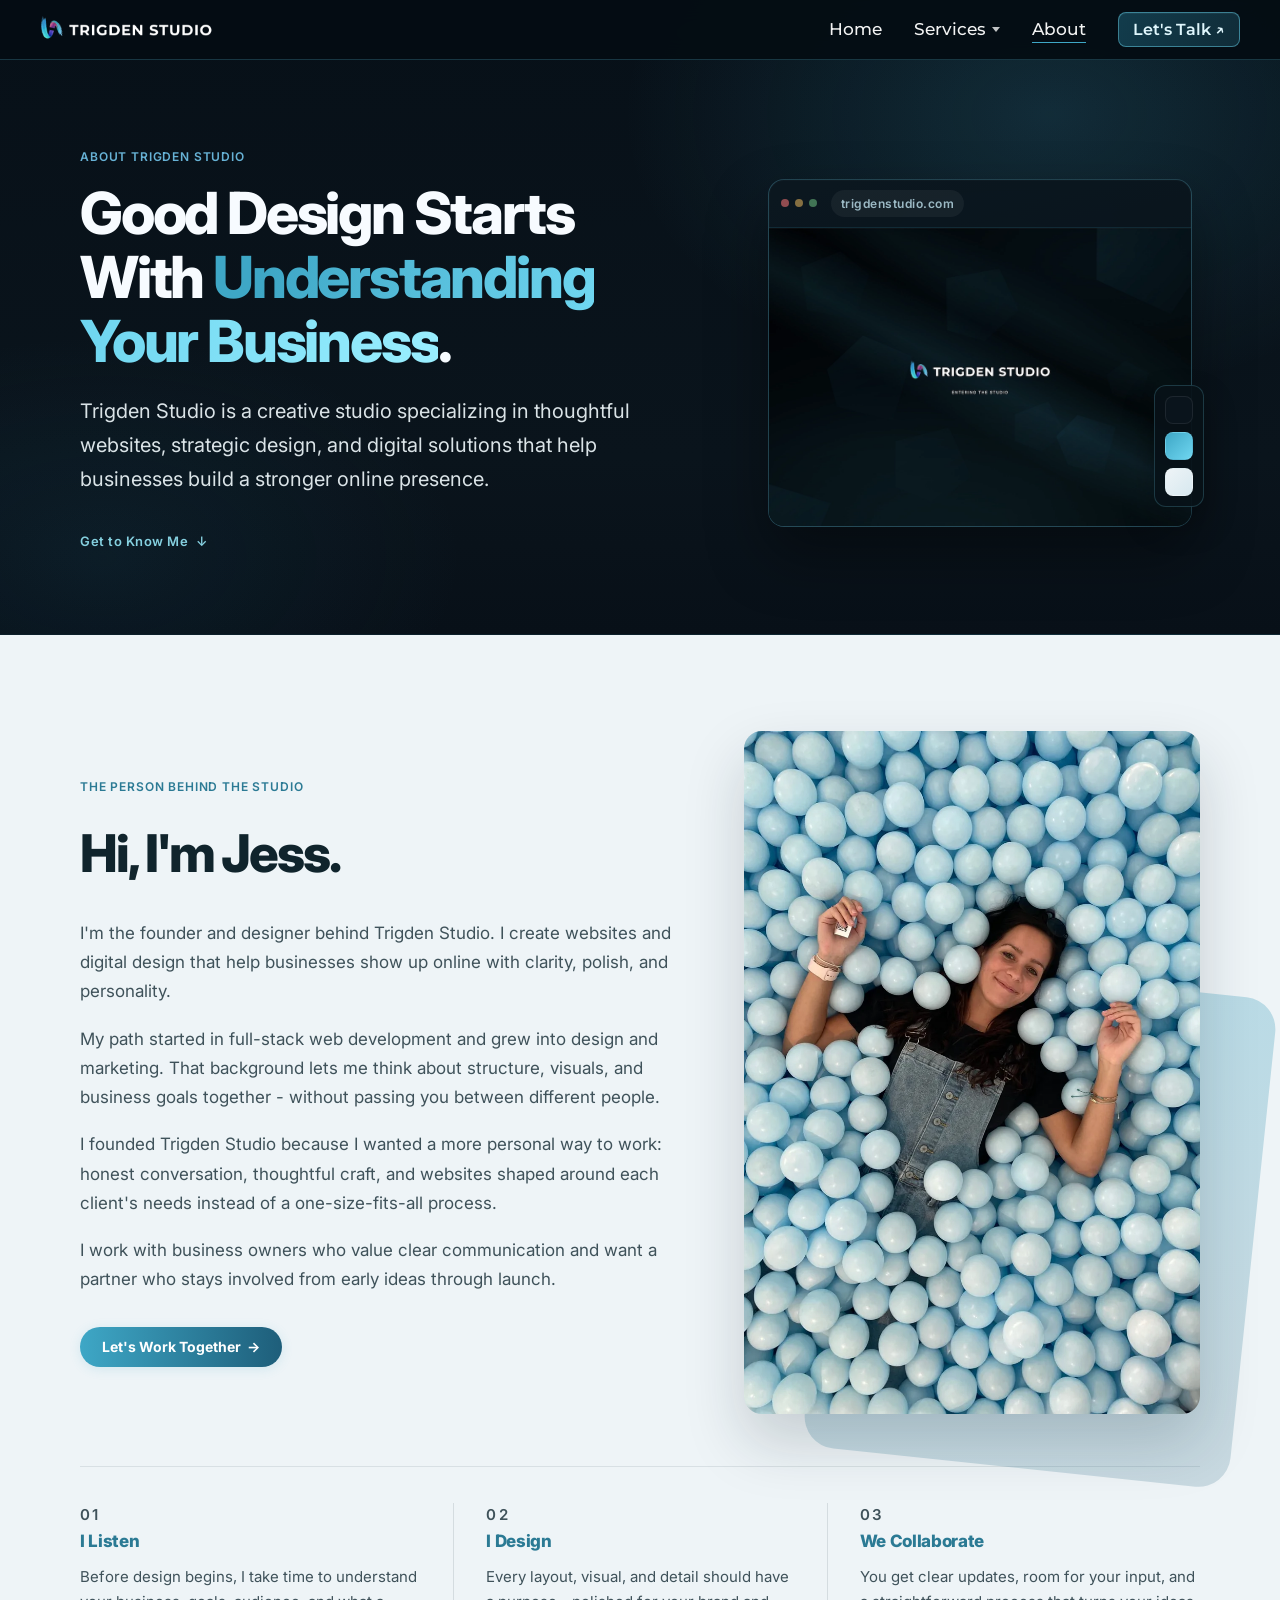
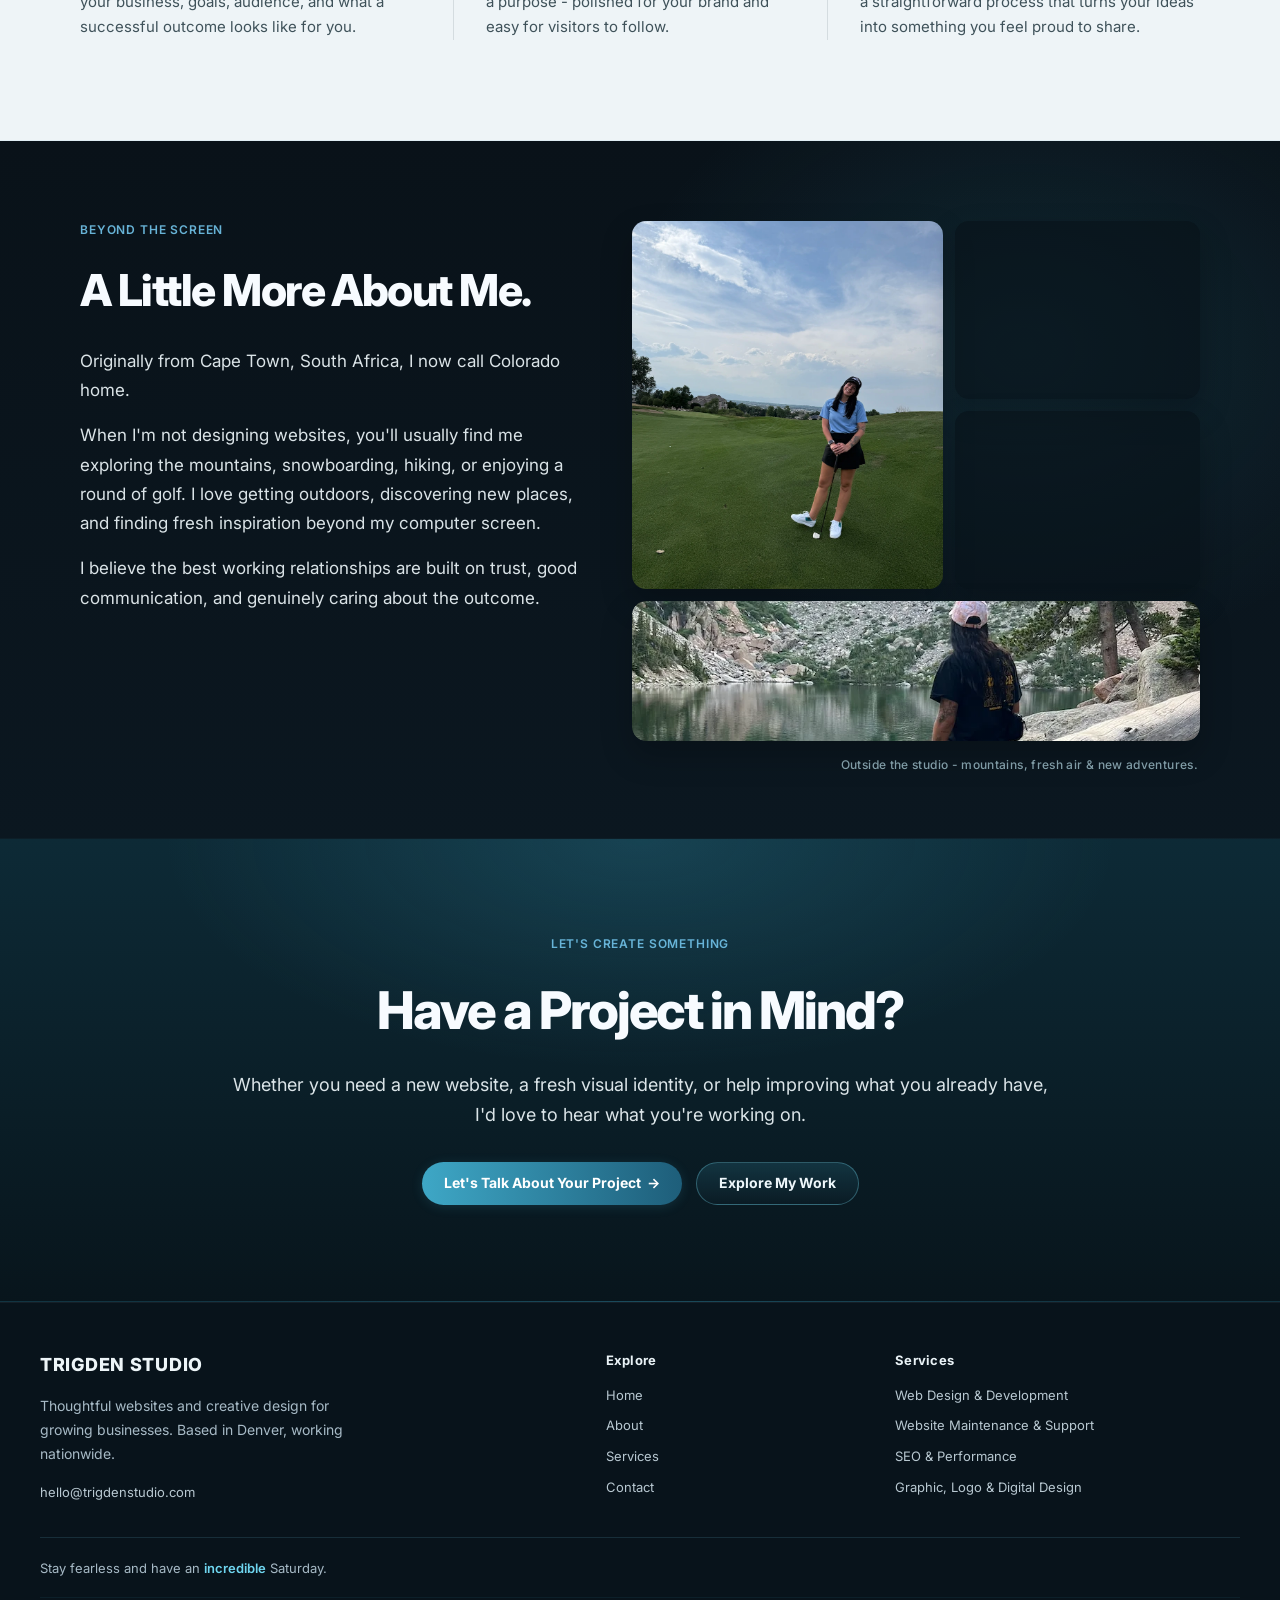
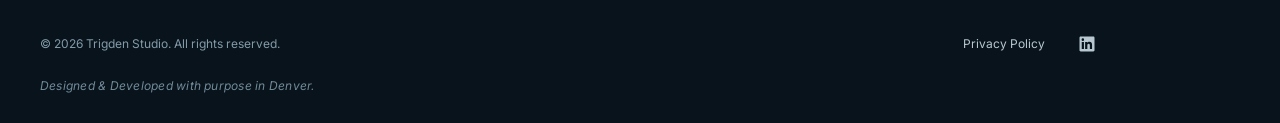
<file: about.html>
<!DOCTYPE html>
<html lang="en">
<head>
  <script src="entry-session.js"></script>
  <meta charset="utf-8" />
  <meta name="viewport" content="width=device-width, initial-scale=1" />
  <script src="consent-defaults.js"></script>
  <script src="cookie-banner.js" defer></script>
  <script src="analytics.js" defer></script>
  <title>About Trigden Studio | Meet Jess Classon, Web Designer</title>
  <meta name="description" content="Meet Jess Classon, founder of Trigden Studio, a Colorado-based creative studio offering web design, development, SEO, and digital design services." />
  <meta name="robots" content="index, follow" />
  <meta name="author" content="Jessica Classon" />
  <link rel="canonical" href="https://trigdenstudio.com/about" />
  <meta property="og:title" content="About Trigden Studio | Meet Jess Classon" />
  <meta property="og:description" content="Meet Jess Classon, founder of Trigden Studio, a Colorado-based creative studio offering web design, development, SEO, and digital design services." />
  <meta property="og:type" content="website" />
  <meta property="og:url" content="https://trigdenstudio.com/about" />
  <meta property="og:site_name" content="Trigden Studio" />
  <meta property="og:image" content="https://trigdenstudio.com/images/jess-classon-trigden-studio-founder.webp" />
  <meta property="og:image:alt" content="Jess Classon, founder and web designer at Trigden Studio, outdoors in Colorado." />
  <meta name="twitter:card" content="summary_large_image" />
  <meta name="twitter:title" content="About Trigden Studio | Meet Jess Classon" />
  <meta name="twitter:description" content="Meet Jess Classon, founder of Trigden Studio, a Colorado-based creative studio offering web design, development, SEO, and digital design services." />
  <link rel="preconnect" href="https://fonts.googleapis.com" />
  <link rel="preconnect" href="https://fonts.gstatic.com" crossorigin />
  <link rel="stylesheet" href="style.css?v=welcome-type21" />
  <link rel="stylesheet" href="about.css?v=scroll-progress10" />
  <script src="nav.js?v=launch-safety1" defer></script>
  <link rel="preload" as="style" href="https://fonts.googleapis.com/css2?family=Inter:wght@400;500;600;700;800;900&family=Montserrat:wght@400;500;600;700&display=swap" onload="this.onload=null;this.rel='stylesheet'" />
  <noscript><link rel="stylesheet" href="https://fonts.googleapis.com/css2?family=Inter:wght@400;500;600;700;800;900&family=Montserrat:wght@400;500;600;700&display=swap" /></noscript>
  <link rel="icon" type="image/png" href="images/mobilefav.png" />
  <meta name="theme-color" content="#0b1113" />
  <script type="application/ld+json">
  {
    "@context": "https://schema.org",
    "@type": "AboutPage",
    "name": "About Trigden Studio",
    "url": "https://trigdenstudio.com/about",
    "description": "Meet Jess Classon, founder of Trigden Studio, a Colorado-based creative studio offering web design, development, SEO, and digital design services.",
    "mainEntity": {
      "@type": "Person",
      "name": "Jess Classon",
      "jobTitle": "Founder and Web Designer",
      "sameAs": ["https://www.linkedin.com/in/jessicaclasson"],
      "image": "https://trigdenstudio.com/images/jess-classon-trigden-studio-founder.webp",
      "worksFor": {
        "@type": "ProfessionalService",
        "name": "Trigden Studio",
        "url": "https://trigdenstudio.com/",
        "email": "hello@trigdenstudio.com",
        "address": {
          "@type": "PostalAddress",
          "addressLocality": "Denver",
          "addressRegion": "CO",
          "addressCountry": "US"
        }
      }
    }
  }
  </script>
  <script src="/reveal.js?v=fade-rise40-15" defer></script>
  <script src="/footer-message.js?v=3" defer></script>
  <link rel="stylesheet" href="/card-spacing.css?v=1" />
  <link rel="stylesheet" href="/eyebrow-type.css?v=scroll-progress10" />
  <link rel="stylesheet" href="/pill-sizing.css?v=2" />
</head>
<body class="about-page">
  <div class="site-bg" aria-hidden="true">
    <div class="site-bg__geometry">
      <span class="site-bg__shape site-bg__shape--one"></span>
      <span class="site-bg__shape site-bg__shape--two"></span>
      <span class="site-bg__shape site-bg__shape--three"></span>
      <span class="site-bg__shape site-bg__shape--four"></span>
      <span class="site-bg__shape site-bg__shape--five"></span>
      <span class="site-bg__shape site-bg__shape--six"></span>
      <span class="site-bg__shape site-bg__shape--seven"></span>
      <span class="site-bg__shape site-bg__shape--eight"></span>
      <span class="site-bg__shape site-bg__shape--nine"></span>
    </div>
  </div>
  <a class="skip-link" href="#main-content">Skip to content</a>
  <main id="main">
    <nav id="nav" class="scrolled">
      <a href="/" class="logo" aria-label="Trigden Studio home">
        <picture>
          <source type="image/webp" srcset="images/trigdenlogo-520w.webp 520w, images/trigdenlogo-1040w.webp 1040w" sizes="(max-width: 768px) 125px, 175px" />
          <img src="images/trigdenlogo.png" alt="Trigden Studio" width="175" height="28" />
        </picture>
      </a>
      <input type="checkbox" id="menu-toggle" class="menu-toggle" />
      <button type="button" class="hamburger" aria-label="Open menu" aria-expanded="false" aria-controls="primary-menu">
        <span></span>
        <span></span>
        <span></span>
      </button>
      <ul class="nav-links" id="primary-menu">
        <li><a href="/">Home</a></li>
        <li class="nav-dropdown">
          <a href="/services" class="nav-dropdown__toggle" aria-haspopup="true" aria-expanded="false" aria-controls="services-menu">Services<span class="nav-caret" aria-hidden="true"></span></a>
          <ul class="nav-dropdown__menu" id="services-menu">
            <li class="mobile-all-services"><a href="/services">View all services</a></li>
            <li><a href="/web-design">Web Design &amp; Development</a></li>
            <li><a href="/website-maintenance">Website Maintenance &amp; Support</a></li>
            <li><a href="/seo">SEO Optimization</a></li>
            <li><a href="/graphic-design">Graphic &amp; Logo Design</a></li>
          </ul>
        </li>
        <li><a href="/about" class="active" aria-current="page">About</a></li>
        <li><a href="/contact" class="nav-cta">Let's Talk<span class="nav-cta-arrow" aria-hidden="true"> ↗</span></a></li>
      </ul>
      <a href="/contact" class="nav-cta">Let's Talk<span class="nav-cta-arrow" aria-hidden="true"> ↗</span></a>
    </nav>

    <header id="main-content" tabindex="-1" class="about-hero">
      <div class="about-wrap about-hero__grid">
        <div class="about-hero__copy">
          <p class="about-eyebrow studio-eyebrow">About Trigden Studio</p>
          <h1>Good Design Starts With <span class="about-accent">Understanding Your Business</span>.</h1>
          <p class="about-hero__lead">Trigden Studio is a creative studio specializing in thoughtful websites, strategic design, and digital solutions that help businesses build a stronger online presence.</p>
          <a class="about-hero__scroll" href="#founder">Get to Know Me <span class="about-hero__arrow" aria-hidden="true">↓</span></a>
        </div>
        <div class="about-hero__visual">
          <div class="about-mockup">
            <div class="about-mockup__glow" aria-hidden="true"></div>
            <div class="about-mockup__browser">
              <div class="about-mockup__chrome">
                <span class="about-mockup__dot"></span>
                <span class="about-mockup__dot"></span>
                <span class="about-mockup__dot"></span>
                <span class="about-mockup__url">trigdenstudio.com</span>
              </div>
              <div class="about-mockup__canvas">
                <img
                  class="about-mockup__shot"
                  src="images/trigden-studio-about-hero.webp"
                  alt="Trigden Studio branded graphic featuring the studio logo and geometric design."
                  width="1000"
                  height="706"
                  decoding="async"
                />
              </div>
            </div>
            <div class="about-mockup__panel" aria-hidden="true">
              <span class="about-mockup__swatch"></span>
              <span class="about-mockup__swatch about-mockup__swatch--accent"></span>
              <span class="about-mockup__swatch about-mockup__swatch--soft"></span>
            </div>
          </div>
        </div>
      </div>
    </header>

    <section class="about-founder" id="founder" aria-labelledby="founder-title">
      <div class="about-wrap">
        <div class="about-founder__grid">
          <div class="about-founder__copy">
            <p class="about-eyebrow studio-eyebrow">The Person Behind the Studio</p>
            <h2 id="founder-title">Hi, I'm Jess.</h2>
            <p>I'm the founder and designer behind Trigden Studio. I create websites and digital design that help businesses show up online with clarity, polish, and personality.</p>
            <p>My path started in full-stack web development and grew into design and marketing. That background lets me think about structure, visuals, and business goals together - without passing you between different people.</p>
            <p>I founded Trigden Studio because I wanted a more personal way to work: honest conversation, thoughtful craft, and websites shaped around each client's needs instead of a one-size-fits-all process.</p>
            <p>I work with business owners who value clear communication and want a partner who stays involved from early ideas through launch.</p>
            <a class="about-btn" href="/contact">Let's Work Together <span aria-hidden="true">→</span></a>
          </div>
          <div class="about-founder__photo-wrap">
            <span class="about-founder__glow" aria-hidden="true"></span>
            <div class="about-founder__photo">
              <img
                src="images/jess-classon-blue-ball-pit.webp"
                alt="Jess Classon, founder and web designer at Trigden Studio, surrounded by light-blue balls."
                width="1000"
                height="1333"
              />
            </div>
          </div>
        </div>
        <div class="about-founder__highlights" aria-label="How I work with clients">
          <article class="about-highlight">
            <p class="about-highlight__index">01</p>
            <h3>I Listen</h3>
            <p>Before design begins, I take time to understand your business, goals, audience, and what a successful outcome looks like for you.</p>
          </article>
          <article class="about-highlight">
            <p class="about-highlight__index">02</p>
            <h3>I Design</h3>
            <p>Every layout, visual, and detail should have a purpose - polished for your brand and easy for visitors to follow.</p>
          </article>
          <article class="about-highlight">
            <p class="about-highlight__index">03</p>
            <h3>We Collaborate</h3>
            <p>You get clear updates, room for your input, and a straightforward process that turns your ideas into something you feel proud to share.</p>
          </article>
        </div>
      </div>
    </section>

    <section class="about-beyond" aria-labelledby="beyond-title">
      <div class="about-wrap about-beyond__grid">
        <div class="about-beyond__copy">
          <p class="about-eyebrow studio-eyebrow">Beyond the Screen</p>
          <h2 id="beyond-title">A Little More About Me.</h2>
          <p>Originally from Cape Town, South Africa, I now call Colorado home.</p>
          <p>When I'm not designing websites, you'll usually find me exploring the mountains, snowboarding, hiking, or enjoying a round of golf. I love getting outdoors, discovering new places, and finding fresh inspiration beyond my computer screen.</p>
          <p>I believe the best working relationships are built on trust, good communication, and genuinely caring about the outcome.</p>
        </div>
        <figure class="about-beyond__collage">
          <div class="about-collage">
            <div class="about-collage__cell about-collage__cell--golf">
              <img src="images/jess-golf.webp" alt="Jess enjoying a round of golf in Colorado" width="900" height="1200" loading="lazy" decoding="async" />
            </div>
            <div class="about-collage__cell about-collage__cell--snow">
              <img src="images/jess-snowboarding.webp" alt="Jess snowboarding in the Colorado mountains" width="700" height="936" loading="lazy" decoding="async" />
            </div>
            <div class="about-collage__cell about-collage__cell--sherman">
              <img src="images/jess-hiking-mt-sherman.webp" alt="Jess celebrating a hike to the summit of Mount Sherman" width="700" height="935" loading="lazy" decoding="async" />
            </div>
            <div class="about-collage__cell about-collage__cell--lake">
              <div class="about-lake-frame">
                <img src="images/Hike.webp" alt="Jess relaxing beside a mountain lake in Colorado" width="900" height="1200" loading="lazy" decoding="async" />
              </div>
            </div>
          </div>
          <figcaption class="about-collage__caption">Outside the studio - mountains, fresh air &amp; new adventures.</figcaption>
        </figure>
      </div>
    </section>

    <section class="about-cta" aria-labelledby="about-cta-title">
      <div class="about-wrap">
        <p class="about-eyebrow studio-eyebrow">Let's Create Something</p>
        <h2 id="about-cta-title">Have a Project in Mind?</h2>
        <p class="about-cta__lead">Whether you need a new website, a fresh visual identity, or help improving what you already have, I'd love to hear what you're working on.</p>
        <div class="about-cta__actions">
          <a class="about-btn" href="/contact">Let's Talk About Your Project <span aria-hidden="true">→</span></a>
          <a class="about-btn about-btn--ghost" href="/#work">Explore My Work</a>
        </div>
      </div>
    </section>

    <footer class="site-footer">
  <div class="footer-studio-grid">
    <div class="footer-studio-brand">
      <a class="footer-brand" href="/">TRIGDEN STUDIO</a>
      <p>Thoughtful websites and creative design for growing businesses. Based in Denver, working nationwide.</p>
      <a href="mailto:hello@trigdenstudio.com">hello@trigdenstudio.com</a>
    </div>
    <nav class="footer-studio-nav" aria-label="Footer navigation">
      <h2>Explore</h2>
      <a href="/">Home</a><a href="/about">About</a><a href="/services">Services</a><a href="/contact">Contact</a>
    </nav>
    <nav class="footer-studio-nav" aria-label="Footer services">
      <h2><a href="/services">Services</a></h2>
      <a href="/web-design">Web Design &amp; Development</a>
      <a href="/website-maintenance">Website Maintenance &amp; Support</a>
      <a href="/seo">SEO &amp; Performance</a>
      <a href="/graphic-design">Graphic, Logo &amp; Digital Design</a>
    </nav>
  </div>
  <div class="footer-signature"><p>Stay fearless and have <span id="rotating-article">an</span> <span class="rotating-word">incredible</span> <span id="current-day">day</span>.</p></div>
  <div class="footer-bottom">
    <p class="footer-copyright">© <span id="year"></span> Trigden Studio. All rights reserved.</p>
    <div class="footer-legal"><a href="/privacy">Privacy Policy</a><a class="footer-linkedin" href="https://www.linkedin.com/in/jessicaclasson" target="_blank" rel="noopener noreferrer" aria-label="Jessica Classon on LinkedIn">
      <svg xmlns="http://www.w3.org/2000/svg" width="18" height="18" viewBox="0 0 24 24" fill="currentColor" aria-hidden="true" focusable="false"><path d="M20.45 2H3.55C2.69 2 2 2.68 2 3.52v16.96c0 .84.69 1.52 1.55 1.52h16.9c.86 0 1.55-.68 1.55-1.52V3.52c0-.84-.69-1.52-1.55-1.52ZM7.93 18.75H4.98V9.2h2.95v9.55ZM6.45 7.9a1.71 1.71 0 1 1 0-3.42 1.71 1.71 0 0 1 0 3.42Zm12.3 10.85H15.8v-4.65c0-1.11-.02-2.54-1.55-2.54-1.55 0-1.79 1.21-1.79 2.46v4.73H9.51V9.2h2.83v1.3h.04c.39-.74 1.36-1.52 2.79-1.52 2.98 0 3.58 1.96 3.58 4.51v5.26Z"/></svg>
    </a></div>
  </div>
  <p class="footer-tagline">Designed &amp; Developed with purpose in Denver.</p>
</footer>
  </main>
  <script>
    document.getElementById('year').textContent = new Date().getFullYear();
    const currentDayElement = document.getElementById('current-day');
    if (currentDayElement) {
      currentDayElement.textContent = new Date().toLocaleDateString(undefined, { weekday: 'long' });
    }
  </script>
</body>
</html>
</file>
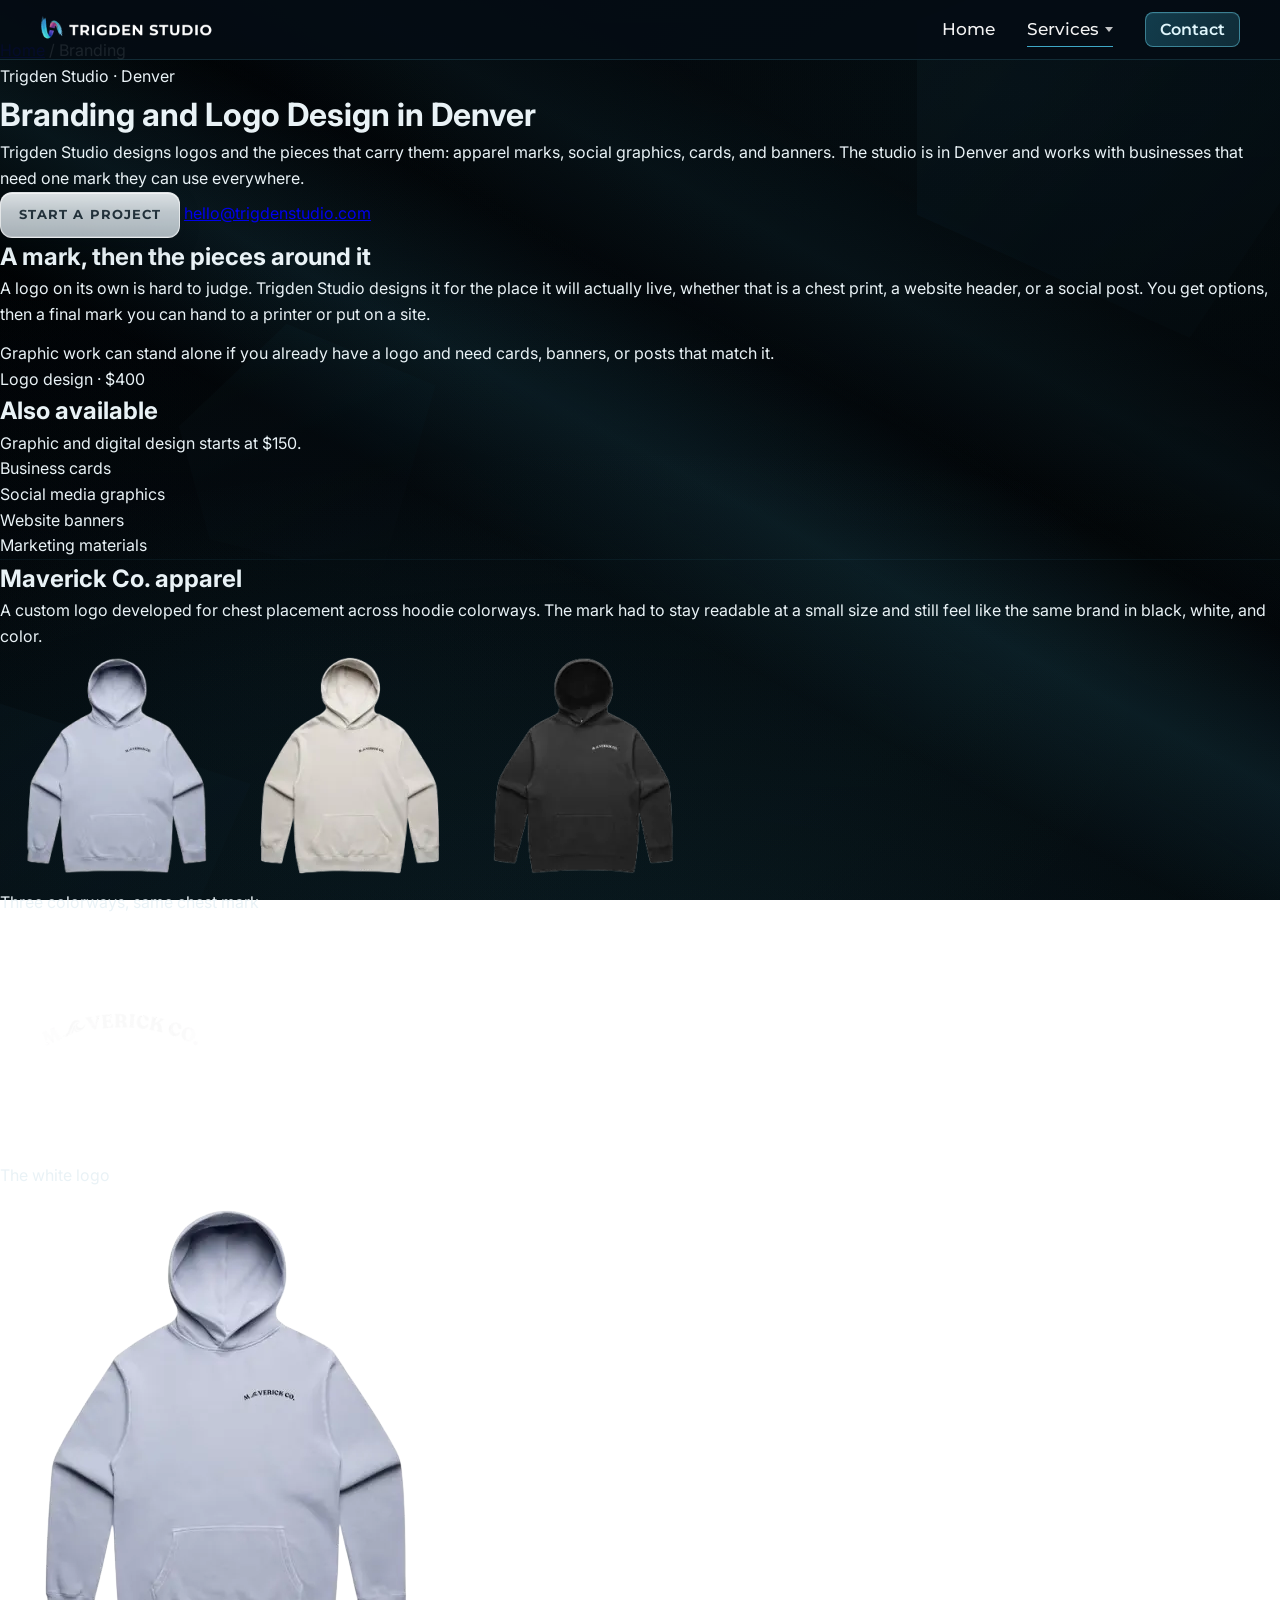
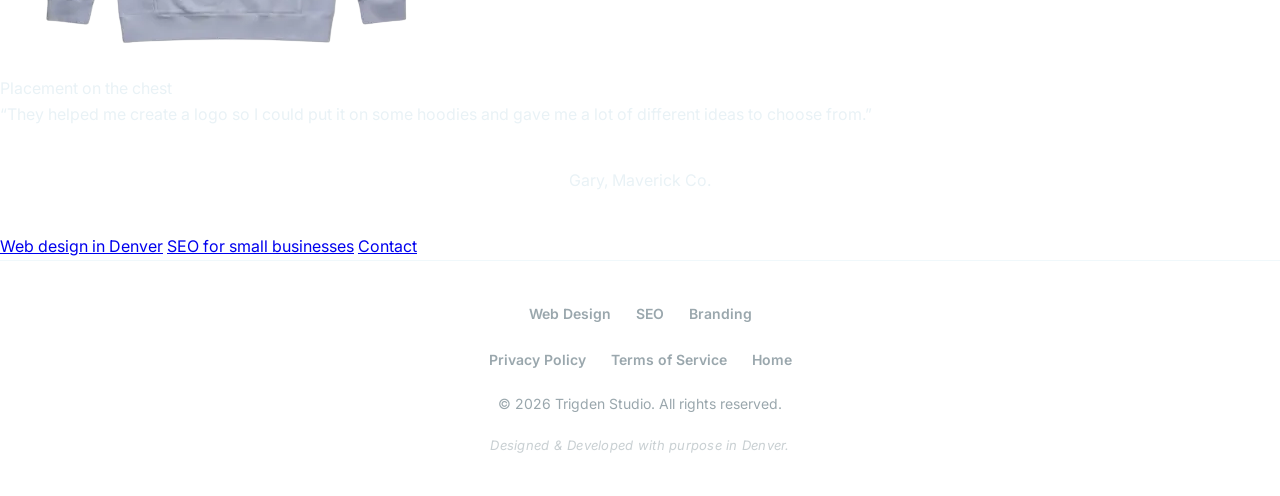
<file: branding.html>
<!DOCTYPE html>
<html lang="en">
<head>
  <meta charset="utf-8" />
  <meta name="viewport" content="width=device-width, initial-scale=1" />
  <script id="cookieyes" type="text/javascript" src="https://cdn-cookieyes.com/client_data/7bdd59f8a27359a8f937a8ff3725c9c2/script.js" defer></script>
  <title>Branding and Logo Design in Denver | Trigden Studio</title>
  <meta name="description" content="Logo and brand design in Denver. A custom logo is $400, and graphic design starts at $150. See the Maverick Co. apparel mark by Trigden Studio." />
  <meta name="robots" content="index, follow" />
  <meta name="author" content="Jessica Classon" />
  <link rel="canonical" href="https://trigdenstudio.com/branding.html" />
  <meta property="og:title" content="Branding and Logo Design in Denver | Trigden Studio" />
  <meta property="og:description" content="Logo and brand design in Denver. A custom logo is $400, and graphic design starts at $150. See the Maverick Co. apparel mark by Trigden Studio." />
  <meta property="og:type" content="website" />
  <meta property="og:url" content="https://trigdenstudio.com/branding.html" />
  <meta property="og:site_name" content="Trigden Studio" />
  <meta property="og:locale" content="en_US" />
  <meta property="og:image" content="https://trigdenstudio.com/images/og-preview.png" />
  <meta property="og:image:alt" content="Trigden Studio social preview" />
  <meta name="twitter:card" content="summary_large_image" />
  <meta name="twitter:title" content="Branding and Logo Design in Denver | Trigden Studio" />
  <meta name="twitter:description" content="Logo and brand design in Denver. A custom logo is $400, and graphic design starts at $150. See the Maverick Co. apparel mark by Trigden Studio." />
  <meta name="twitter:image" content="https://trigdenstudio.com/images/og-preview.png" />
  <link rel="icon" type="image/png" href="/images/mobilefav.png" />
  <link rel="manifest" href="/site.webmanifest" />
  <meta name="theme-color" content="#0b1113" />
  <link rel="preconnect" href="https://fonts.googleapis.com" />
  <link rel="preconnect" href="https://fonts.gstatic.com" crossorigin />
  <link rel="stylesheet" href="style.css?v=20261009-1" />
  <script src="nav.js" defer></script>
  <link rel="preload" as="style" href="https://fonts.googleapis.com/css2?family=Inter:wght@400;600;700;800&family=Montserrat:wght@500;600;700&display=swap" onload="this.onload=null;this.rel='stylesheet'" />
  <noscript><link rel="stylesheet" href="https://fonts.googleapis.com/css2?family=Inter:wght@400;600;700;800&family=Montserrat:wght@500;600;700&display=swap" /></noscript>
  <script type="application/ld+json">
  {
    "@context": "https://schema.org",
    "@graph": [
      {
        "@type": "Service",
        "name": "Branding and Logo Design in Denver",
        "serviceType": "Branding and logo design",
        "url": "https://trigdenstudio.com/branding.html",
        "description": "Logo design and graphic design for businesses in Denver. Custom logos start at $400.",
        "areaServed": [
          { "@type": "City", "name": "Denver" },
          { "@type": "State", "name": "Colorado" }
        ],
        "provider": {
          "@type": "ProfessionalService",
          "name": "Trigden Studio",
          "url": "https://trigdenstudio.com/",
          "email": "hello@trigdenstudio.com",
          "address": {
            "@type": "PostalAddress",
            "addressLocality": "Denver",
            "addressRegion": "CO",
            "addressCountry": "US"
          }
        },
        "offers": {
          "@type": "Offer",
          "price": "400",
          "priceCurrency": "USD",
          "description": "Custom logo design at $400. Graphic and digital design starts at $150."
        }
      },
      {
        "@type": "BreadcrumbList",
        "itemListElement": [
          { "@type": "ListItem", "position": 1, "name": "Home", "item": "https://trigdenstudio.com/" },
          { "@type": "ListItem", "position": 2, "name": "Branding", "item": "https://trigdenstudio.com/branding.html" }
        ]
      }
    ]
  }
  </script>
</head>
<body class="service-page">
  <div class="site-bg" aria-hidden="true">
    <div class="site-bg__geometry">
      <span class="site-bg__shape site-bg__shape--one"></span>
      <span class="site-bg__shape site-bg__shape--two"></span>
      <span class="site-bg__shape site-bg__shape--three"></span>
    </div>
  </div>
  <a class="skip-link" href="#main">Skip to content</a>
  <main id="main">
    <nav id="nav">
      <a href="index.html" class="logo" aria-label="Trigden Studio home">
        <picture>
          <source type="image/webp" srcset="images/trigdenlogo-520w.webp 520w, images/trigdenlogo-1040w.webp 1040w" sizes="(max-width: 768px) 125px, 175px" />
          <img src="images/trigdenlogo.png" alt="Trigden Studio" width="520" height="84" />
        </picture>
      </a>
      <input type="checkbox" id="menu-toggle" class="menu-toggle" />
      <label for="menu-toggle" class="hamburger" aria-label="Toggle menu">
        <span></span>
        <span></span>
        <span></span>
      </label>
      <ul class="nav-links">
        <li><a href="index.html">Home</a></li>
        <li class="nav-dropdown">
          <a href="index.html#services" class="nav-dropdown__toggle active" aria-haspopup="true" aria-expanded="false" aria-controls="services-menu">Services<span class="nav-caret" aria-hidden="true"></span></a>
          <ul class="nav-dropdown__menu" id="services-menu">
            <li><a href="web-design.html">Web Design</a></li>
            <li><a href="seo.html">SEO</a></li>
            <li><a href="branding.html" class="active" aria-current="page">Branding</a></li>
          </ul>
        </li>
        <li><a href="index.html#contact" class="nav-cta">Contact</a></li>
      </ul>
      <a href="index.html#contact" class="nav-cta">Contact</a>
    </nav>

    <header class="service-hero">
      <div class="service-crumb" role="navigation" aria-label="Breadcrumb">
        <a href="index.html">Home</a>
        <span aria-hidden="true">/</span>
        <span>Branding</span>
      </div>
      <p class="service-kicker">Trigden Studio · Denver</p>
      <h1>Branding and Logo Design in Denver</h1>
      <p class="service-lede">Trigden Studio designs logos and the pieces that carry them: apparel marks, social graphics, cards, and banners. The studio is in Denver and works with businesses that need one mark they can use everywhere.</p>
      <div class="service-actions">
        <a href="index.html#contact" class="cta-button">Start a project</a>
        <a href="mailto:hello@trigdenstudio.com" class="service-more">hello@trigdenstudio.com</a>
      </div>
    </header>

    <section class="service-section" aria-labelledby="includes-title">
      <div class="service-split">
        <div>
          <h2 id="includes-title">A mark, then the pieces around it</h2>
          <p>A logo on its own is hard to judge. Trigden Studio designs it for the place it will actually live, whether that is a chest print, a website header, or a social post. You get options, then a final mark you can hand to a printer or put on a site.</p>
          <p style="margin-top: 14px;">Graphic work can stand alone if you already have a logo and need cards, banners, or posts that match it.</p>
        </div>
        <aside class="service-panel">
          <p class="price-flag">Logo design · $400</p>
          <h2>Also available</h2>
          <p>Graphic and digital design starts at $150.</p>
          <ul>
            <li>Business cards</li>
            <li>Social media graphics</li>
            <li>Website banners</li>
            <li>Marketing materials</li>
          </ul>
        </aside>
      </div>
    </section>

    <section class="service-section" aria-labelledby="maverick-title">
      <h2 id="maverick-title">Maverick Co. apparel</h2>
      <p>A custom logo developed for chest placement across hoodie colorways. The mark had to stay readable at a small size and still feel like the same brand in black, white, and color.</p>
      <div class="brand-gallery">
        <figure>
          <img src="images/3hoodiepreview-700w.webp" alt="Three hoodie colorways with the Maverick Co. logo" width="700" height="233" />
          <figcaption>Three colorways, same chest mark</figcaption>
        </figure>
        <figure>
          <img src="images/maverick-logo-white-240w.webp" alt="Maverick Co. logo in white" width="240" height="240" style="object-fit: contain; padding: 28px;" />
          <figcaption>The white logo</figcaption>
        </figure>
        <figure>
          <img src="images/onehoodiepreview-460w.webp" alt="Single hoodie showing Maverick Co. logo placement" width="460" height="480" />
          <figcaption>Placement on the chest</figcaption>
        </figure>
      </div>
      <blockquote class="service-quote">
        <p>“They helped me create a logo so I could put it on some hoodies and gave me a lot of different ideas to choose from.”</p>
        <footer>Gary, Maverick Co.</footer>
      </blockquote>
      <div class="service-related" aria-label="Related services">
        <a href="web-design.html">Web design in Denver</a>
        <a href="seo.html">SEO for small businesses</a>
        <a href="index.html#contact">Contact</a>
      </div>
    </section>

    <footer>
      <div class="footer-links footer-services">
        <a href="web-design.html">Web Design</a>
        <span class="sep">|</span>
        <a href="seo.html">SEO</a>
        <span class="sep">|</span>
        <a href="branding.html" aria-current="page">Branding</a>
      </div>
      <div class="footer-links">
        <a href="privacy.html">Privacy Policy</a>
        <span class="sep">|</span>
        <a href="terms.html">Terms of Service</a>
        <span class="sep">|</span>
        <a href="index.html">Home</a>
      </div>
      <p class="footer-copyright">© <span id="year"></span> Trigden Studio. All rights reserved.</p>
      <p class="footer-tagline">Designed &amp; Developed with purpose in Denver.</p>
    </footer>
  </main>
  <script>
    document.getElementById('year').textContent = new Date().getFullYear();
  </script>
</body>
</html>
</file>
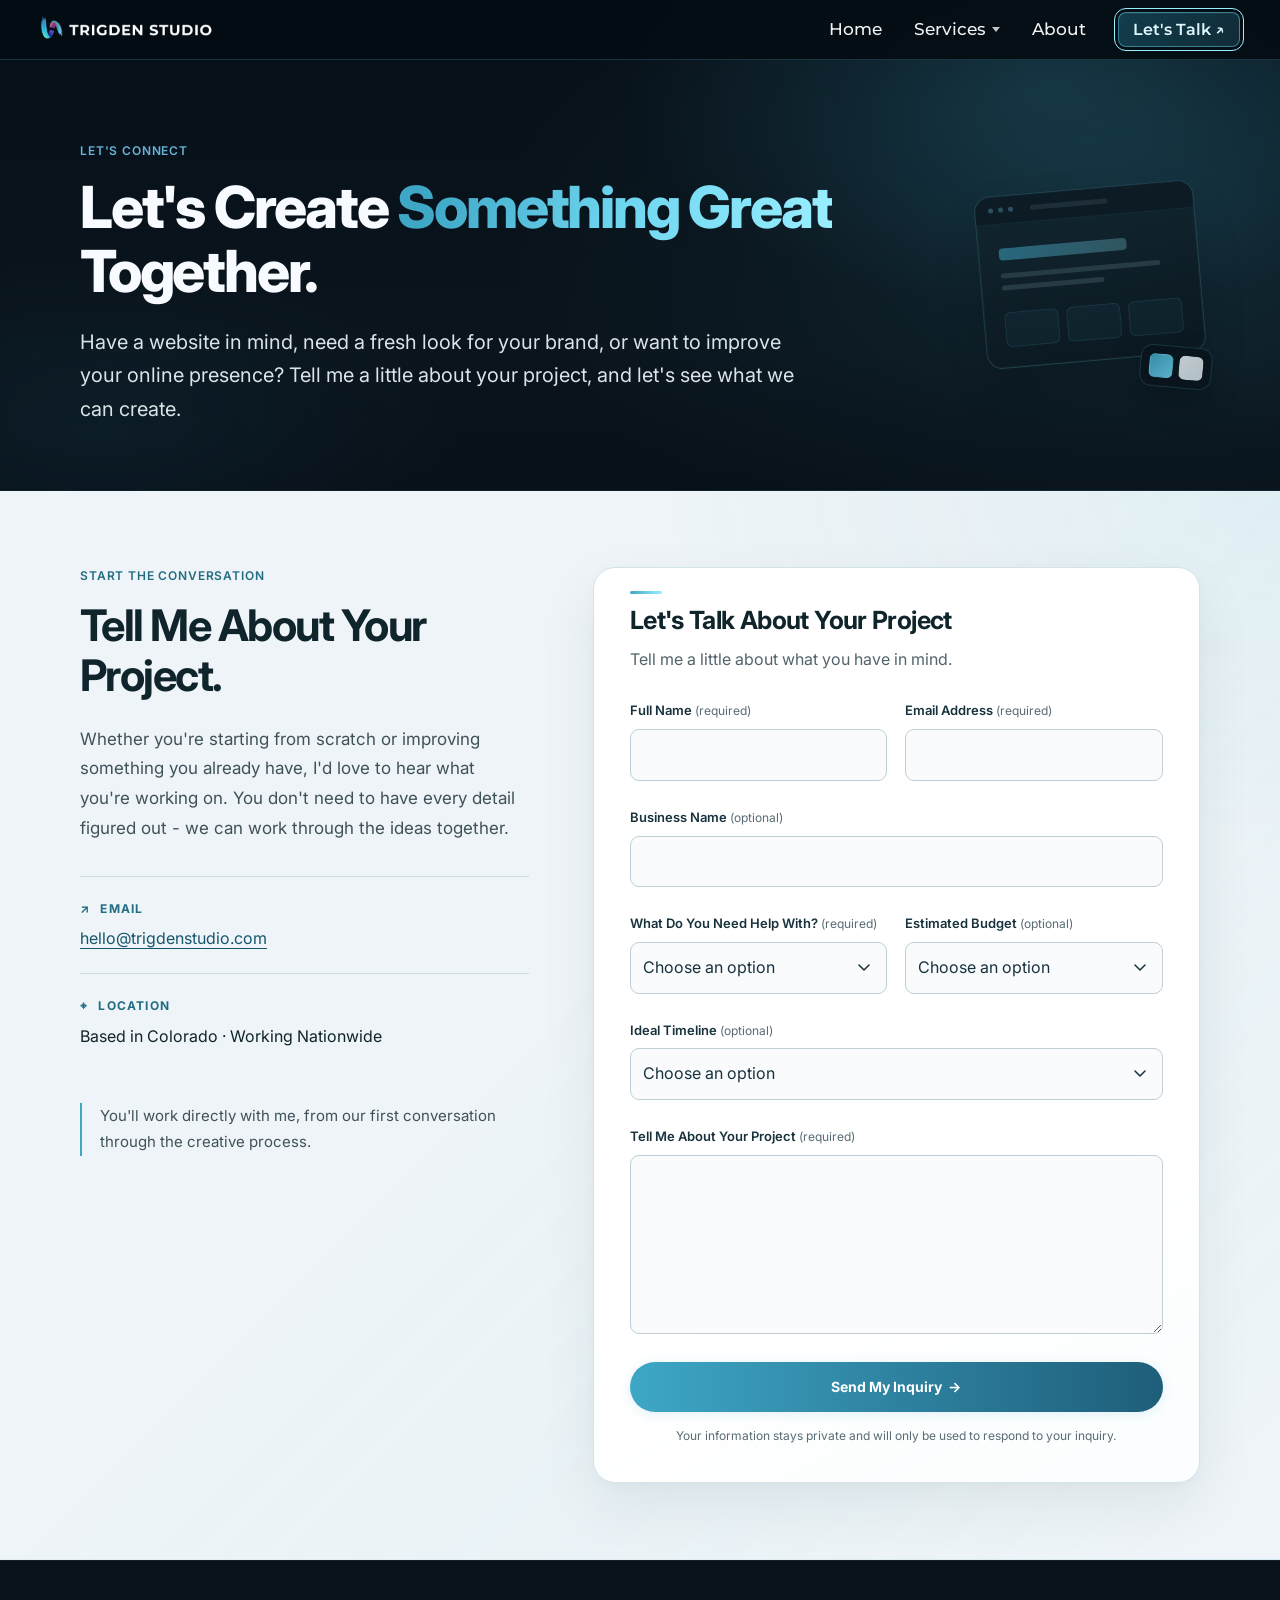
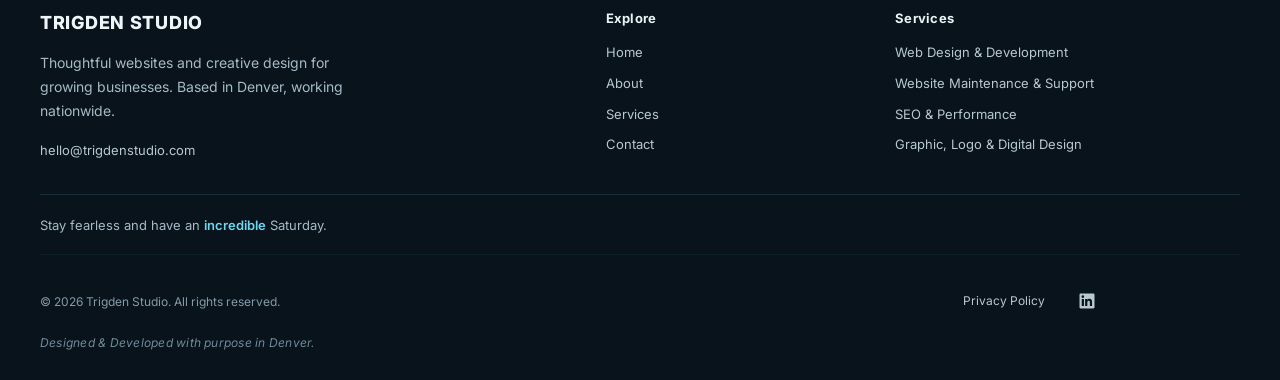
<file: contact.html>
<!DOCTYPE html>
<html lang="en">
<head>
  <script src="entry-session.js"></script>
  <meta charset="utf-8" />
  <meta name="viewport" content="width=device-width, initial-scale=1" />
  <script src="consent-defaults.js"></script>
  <script src="cookie-banner.js" defer></script>
  <script src="analytics.js" defer></script>
  <title>Contact Trigden Studio | Web Design &amp; Creative Services</title>
  <meta name="description" content="Contact Trigden Studio for web design, website redesign, SEO, and graphic design services in Colorado and nationwide. Tell us about your project." />
  <meta name="robots" content="index, follow" />
  <meta name="author" content="Jessica Classon" />
  <link rel="canonical" href="https://trigdenstudio.com/contact" />
  <meta property="og:title" content="Contact Trigden Studio | Web Design &amp; Creative Services" />
  <meta property="og:description" content="Contact Trigden Studio for web design, website redesign, SEO, and graphic design services in Colorado and nationwide. Tell us about your project." />
  <meta property="og:type" content="website" />
  <meta property="og:url" content="https://trigdenstudio.com/contact" />
  <meta property="og:site_name" content="Trigden Studio" />
  <meta property="og:image" content="https://trigdenstudio.com/images/og-preview.png" />
  <meta property="og:image:alt" content="Trigden Studio web design and creative services." />
  <meta name="twitter:card" content="summary_large_image" />
  <meta name="twitter:title" content="Contact Trigden Studio | Web Design &amp; Creative Services" />
  <meta name="twitter:description" content="Contact Trigden Studio for web design, website redesign, SEO, and graphic design services in Colorado and nationwide. Tell us about your project." />
  <link rel="preconnect" href="https://fonts.googleapis.com" />
  <link rel="preconnect" href="https://fonts.gstatic.com" crossorigin />
  <link rel="stylesheet" href="style.css?v=welcome-type21" />
  <link rel="stylesheet" href="about.css?v=launch-fixes1" />
  <script src="nav.js?v=launch-safety1" defer></script>
  <link rel="stylesheet" href="contact.css?v=contact-arrows2" />
  <script src="form-safety.js?v=confirmation2" defer></script>
  <script src="contact.js?v=confirmation2" defer></script>
  <link rel="preload" as="style" href="https://fonts.googleapis.com/css2?family=Inter:wght@400;500;600;700;800;900&family=Montserrat:wght@400;500;600;700&display=swap" onload="this.onload=null;this.rel='stylesheet'" />
  <noscript><link rel="stylesheet" href="https://fonts.googleapis.com/css2?family=Inter:wght@400;500;600;700;800;900&family=Montserrat:wght@400;500;600;700&display=swap" /></noscript>
  <link rel="icon" type="image/png" href="images/mobilefav.png" />
  <meta name="theme-color" content="#0b1113" />

  <script type="application/ld+json">
{
  "@context": "https://schema.org",
  "@graph": [
    {
      "@type": "ContactPage",
      "@id": "https://trigdenstudio.com/contact#webpage",
      "url": "https://trigdenstudio.com/contact",
      "name": "Contact Trigden Studio",
      "about": {
        "@id": "https://trigdenstudio.com/#business"
      }
    },
    {
      "@type": "Organization",
      "@id": "https://trigdenstudio.com/#business",
      "name": "Trigden Studio",
      "url": "https://trigdenstudio.com/",
      "logo": "https://trigdenstudio.com/images/trigdenlogo.png",
      "email": "hello@trigdenstudio.com"
    }
  ]
}
  </script>
  <script src="/reveal.js?v=fade-rise40-15" defer></script>
  <script src="/footer-message.js?v=3" defer></script>
  <link rel="stylesheet" href="/card-spacing.css?v=1" />
  <link rel="stylesheet" href="/eyebrow-type.css?v=scroll-progress10" />
  <link rel="stylesheet" href="/pill-sizing.css?v=2" />
  <link rel="stylesheet" href="form-confirmation.css?v=1" />
</head>
<body class="about-page contact-page">
<a class="skip-link" href="#main-content">Skip to content</a>
<main id="main">
    <nav id="nav" class="scrolled">
      <a href="/" class="logo" aria-label="Trigden Studio home">
        <picture>
          <source type="image/webp" srcset="images/trigdenlogo-520w.webp 520w, images/trigdenlogo-1040w.webp 1040w" sizes="(max-width: 768px) 125px, 175px" />
          <img src="images/trigdenlogo.png" alt="Trigden Studio" width="175" height="28" />
        </picture>
      </a>
      <input type="checkbox" id="menu-toggle" class="menu-toggle" />
      <button type="button" class="hamburger" aria-label="Open menu" aria-expanded="false" aria-controls="primary-menu">
        <span></span>
        <span></span>
        <span></span>
      </button>
      <ul class="nav-links" id="primary-menu">
        <li><a href="/">Home</a></li>
        <li class="nav-dropdown">
          <a href="/services" class="nav-dropdown__toggle" aria-haspopup="true" aria-expanded="false" aria-controls="services-menu">Services<span class="nav-caret" aria-hidden="true"></span></a>
          <ul class="nav-dropdown__menu" id="services-menu">
            <li class="mobile-all-services"><a href="/services">View all services</a></li>
            <li><a href="/web-design">Web Design &amp; Development</a></li>
            <li><a href="/website-maintenance">Website Maintenance &amp; Support</a></li>
            <li><a href="/seo">SEO Optimization</a></li>
            <li><a href="/graphic-design">Graphic &amp; Logo Design</a></li>
          </ul>
        </li>
        <li><a href="/about">About</a></li>
        <li><a href="/contact" class="nav-cta active" aria-current="page">Let's Talk<span class="nav-cta-arrow" aria-hidden="true"> ↗</span></a></li>
      </ul>
      <a href="/contact" class="nav-cta active" aria-current="page">Let's Talk<span class="nav-cta-arrow" aria-hidden="true"> ↗</span></a>
    </nav>


<header id="main-content" tabindex="-1" class="about-hero contact-hero"><div class="about-wrap">
<p class="about-eyebrow studio-eyebrow">LET'S CONNECT</p>
<h1>Let's Create <span class="about-accent">Something Great</span> Together.</h1>
<p class="about-hero__lead">Have a website in mind, need a fresh look for your brand, or want to improve your online presence? Tell me a little about your project, and let's see what we can create.</p>
<div class="contact-studio-art" aria-hidden="true">
  <div class="about-mockup__browser contact-studio-art__window">
    <div class="about-mockup__chrome"><i></i><i></i><i></i><span></span></div>
    <div class="contact-studio-art__canvas"><span class="contact-studio-art__accent"></span><span class="contact-studio-art__line"></span><span class="contact-studio-art__line contact-studio-art__line--short"></span><div class="contact-studio-art__tiles"><span></span><span></span><span></span></div></div>
  </div>
  <div class="about-mockup__panel contact-studio-art__palette"><span class="about-mockup__swatch about-mockup__swatch--accent"></span><span class="about-mockup__swatch about-mockup__swatch--soft"></span></div>
</div>
</div></header>
<section class="contact-project" aria-labelledby="project-heading"><div class="about-wrap contact-grid">
<div class="contact-details"><p class="about-eyebrow studio-eyebrow">START THE CONVERSATION</p>
<h2 id="project-heading">Tell Me About Your Project.</h2>
<p>Whether you're starting from scratch or improving something you already have, I'd love to hear what you're working on. You don't need to have every detail figured out - we can work through the ideas together.</p>

</div>
<div class="inquiry-card"><h2>Let's Talk About Your Project</h2><p>Tell me a little about what you have in mind.</p>
<form id="project-inquiry" action="https://formspree.io/f/xreaqvyn" method="POST">
<input type="hidden" name="_subject" value="Trigden Studio - Project Inquiry" />
<div class="inquiry-trap" aria-hidden="true"><label for="website-check">Leave this blank</label><input id="website-check" name="_gotcha" tabindex="-1" autocomplete="off" /></div>
<div class="inquiry-fields"><div class="inquiry-field"><label for="full-name">Full Name <span>(required)</span></label><input id="full-name" name="name" autocomplete="name" maxlength="120" required /></div>
<div class="inquiry-field"><label for="email">Email Address <span>(required)</span></label><input id="email" name="email" type="email" autocomplete="email" maxlength="254" required /></div>
<div class="inquiry-field inquiry-field--wide"><label for="business">Business Name <span>(optional)</span></label><input id="business" name="business" autocomplete="organization" maxlength="160" /></div><div class="inquiry-field"><label for="service">What Do You Need Help With? <span>(required)</span></label><select id="service" name="service" required><option value="">Choose an option</option><option>New Website</option><option>Website Redesign</option><option>SEO</option><option>Logo &amp; Graphic Design</option><option>Website Updates or Support</option><option>Something Else</option></select></div><div class="inquiry-field"><label for="budget">Estimated Budget <span>(optional)</span></label><select id="budget" name="budget" ><option value="">Choose an option</option><option>Under $500</option><option>$500–$1,000</option><option>$1,000–$2,500</option><option>$2,500–$5,000</option><option>$5,000+</option><option>Not Sure Yet</option></select></div><div class="inquiry-field--wide"><div class="inquiry-field"><label for="timeline">Ideal Timeline <span>(optional)</span></label><select id="timeline" name="timeline" ><option value="">Choose an option</option><option>As Soon As Possible</option><option>Within 1 Month</option><option>1–3 Months</option><option>Just Exploring</option></select></div></div><div class="inquiry-field inquiry-field--wide"><label for="message">Tell Me About Your Project <span>(required)</span></label><textarea id="message" name="message" rows="6" maxlength="10000" required></textarea></div></div>
<button type="submit" class="about-btn inquiry-submit">Send My Inquiry <span aria-hidden="true">→</span></button>
<p class="inquiry-privacy">Your information stays private and will only be used to respond to your inquiry.</p>
<p id="inquiry-status" role="status" aria-live="polite" aria-atomic="true" tabindex="-1"></p>
</form></div>
<div class="contact-secondary"><dl class="contact-address"><div><dt><span aria-hidden="true">↗</span> Email</dt><dd><a href="mailto:hello@trigdenstudio.com">hello@trigdenstudio.com</a></dd></div><div><dt><span aria-hidden="true">⌖</span> Location</dt><dd>Based in Colorado · Working Nationwide</dd></div></dl>
<p class="contact-personal">You'll work directly with me, from our first conversation through the creative process.</p></div>
</div></section>
    <footer class="site-footer">
  <div class="footer-studio-grid">
    <div class="footer-studio-brand">
      <a class="footer-brand" href="/">TRIGDEN STUDIO</a>
      <p>Thoughtful websites and creative design for growing businesses. Based in Denver, working nationwide.</p>
      <a href="mailto:hello@trigdenstudio.com">hello@trigdenstudio.com</a>
    </div>
    <nav class="footer-studio-nav" aria-label="Footer navigation">
      <h2>Explore</h2>
      <a href="/">Home</a><a href="/about">About</a><a href="/services">Services</a><a href="/contact">Contact</a>
    </nav>
    <nav class="footer-studio-nav" aria-label="Footer services">
      <h2><a href="/services">Services</a></h2>
      <a href="/web-design">Web Design &amp; Development</a>
      <a href="/website-maintenance">Website Maintenance &amp; Support</a>
      <a href="/seo">SEO &amp; Performance</a>
      <a href="/graphic-design">Graphic, Logo &amp; Digital Design</a>
    </nav>
  </div>
  <div class="footer-signature"><p>Stay fearless and have <span id="rotating-article">an</span> <span class="rotating-word">incredible</span> <span id="current-day">day</span>.</p></div>
  <div class="footer-bottom">
    <p class="footer-copyright">© <span id="year"></span> Trigden Studio. All rights reserved.</p>
    <div class="footer-legal"><a href="/privacy">Privacy Policy</a><a class="footer-linkedin" href="https://www.linkedin.com/in/jessicaclasson" target="_blank" rel="noopener noreferrer" aria-label="Jessica Classon on LinkedIn">
      <svg xmlns="http://www.w3.org/2000/svg" width="18" height="18" viewBox="0 0 24 24" fill="currentColor" aria-hidden="true" focusable="false"><path d="M20.45 2H3.55C2.69 2 2 2.68 2 3.52v16.96c0 .84.69 1.52 1.55 1.52h16.9c.86 0 1.55-.68 1.55-1.52V3.52c0-.84-.69-1.52-1.55-1.52ZM7.93 18.75H4.98V9.2h2.95v9.55ZM6.45 7.9a1.71 1.71 0 1 1 0-3.42 1.71 1.71 0 0 1 0 3.42Zm12.3 10.85H15.8v-4.65c0-1.11-.02-2.54-1.55-2.54-1.55 0-1.79 1.21-1.79 2.46v4.73H9.51V9.2h2.83v1.3h.04c.39-.74 1.36-1.52 2.79-1.52 2.98 0 3.58 1.96 3.58 4.51v5.26Z"/></svg>
    </a></div>
  </div>
  <p class="footer-tagline">Designed &amp; Developed with purpose in Denver.</p>
</footer>
  </main>
  <script>
    document.getElementById('year').textContent = new Date().getFullYear();
    const currentDayElement = document.getElementById('current-day');
    if (currentDayElement) {
      currentDayElement.textContent = new Date().toLocaleDateString(undefined, { weekday: 'long' });
    }
  </script>
</body>
</html>
</file>
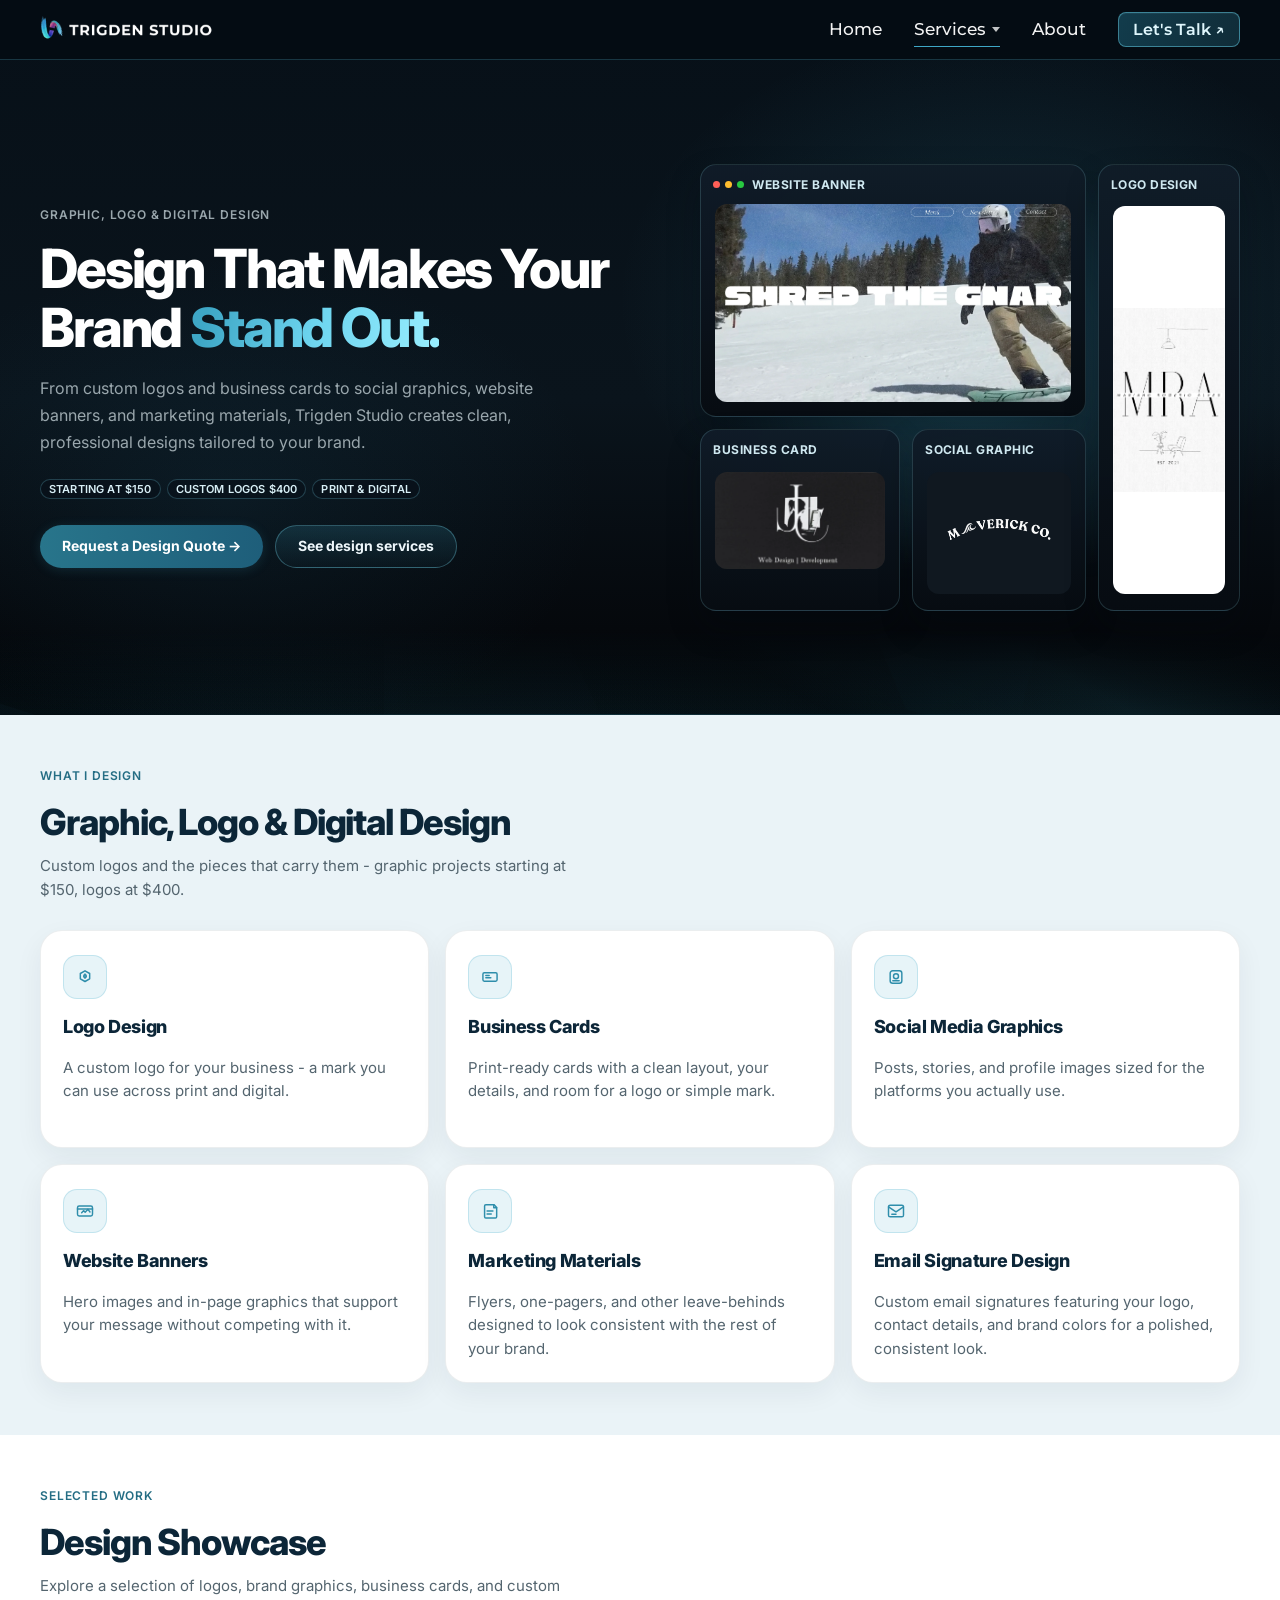
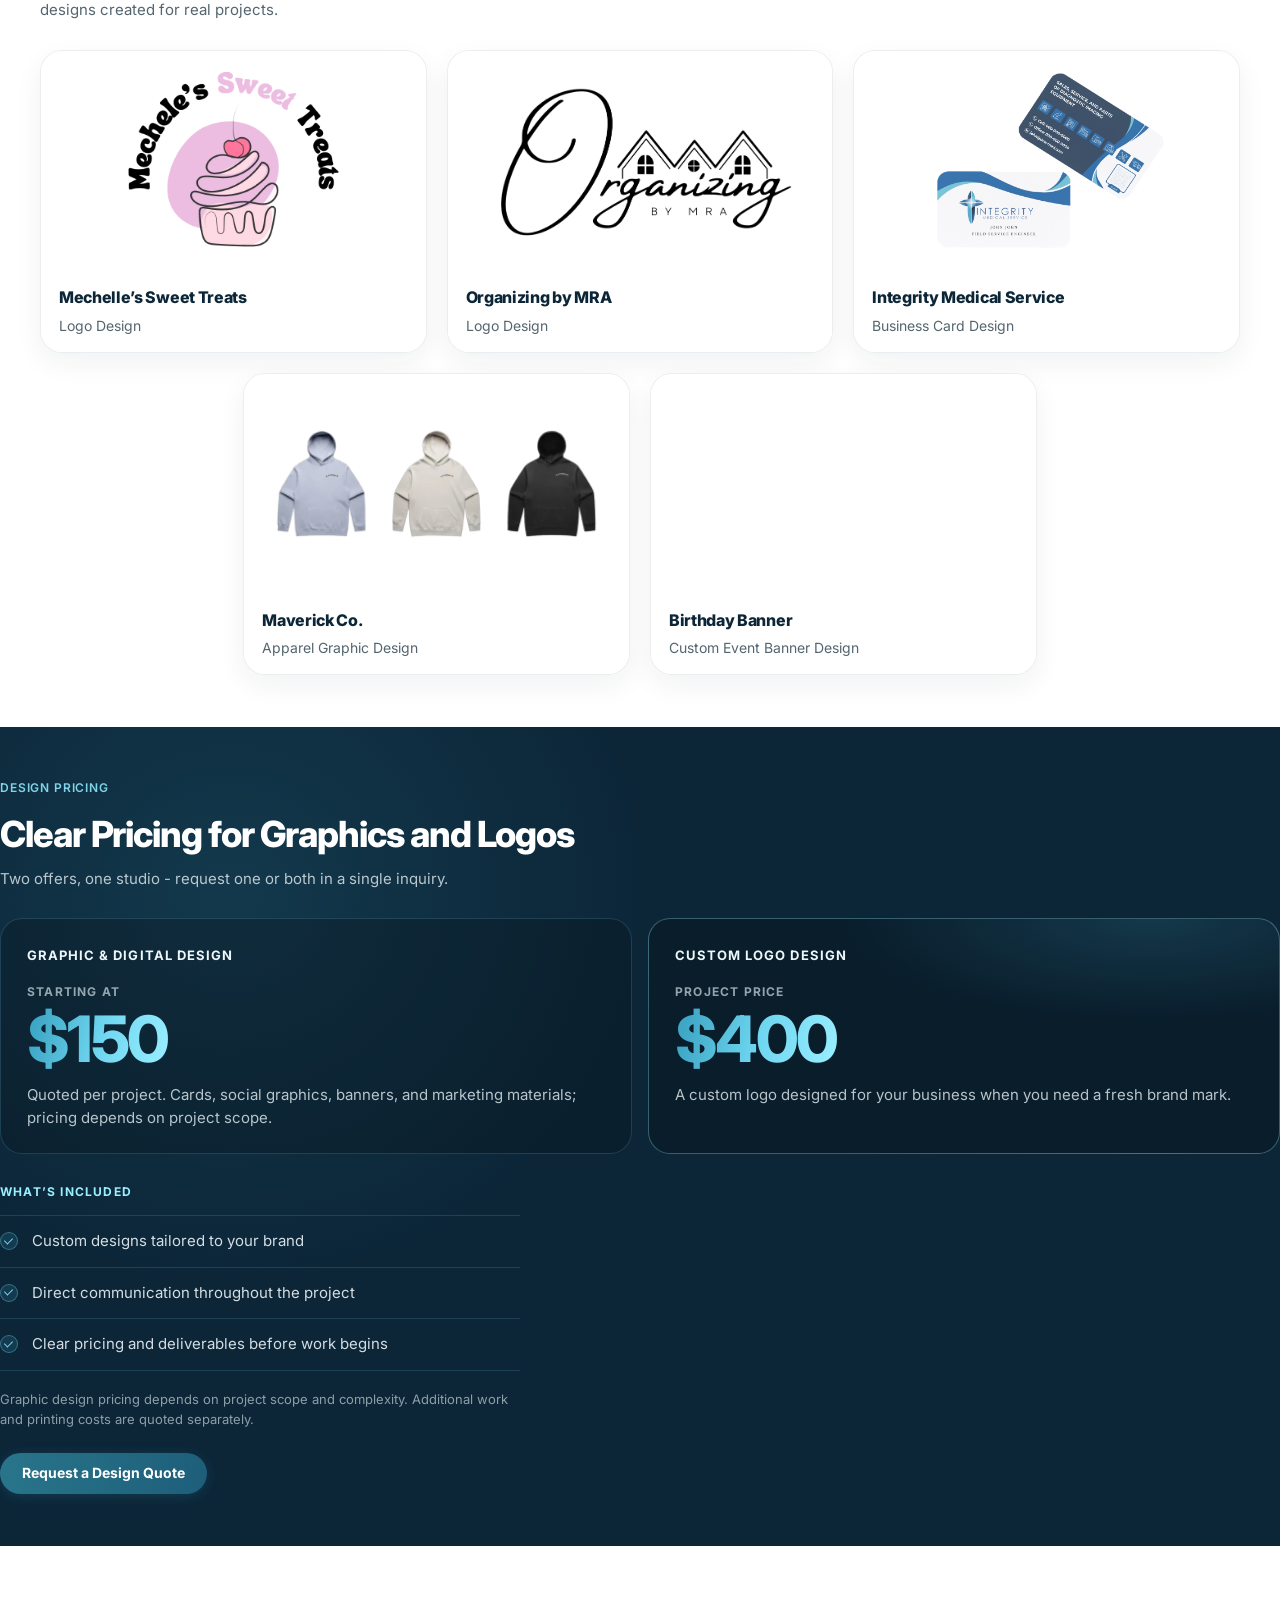
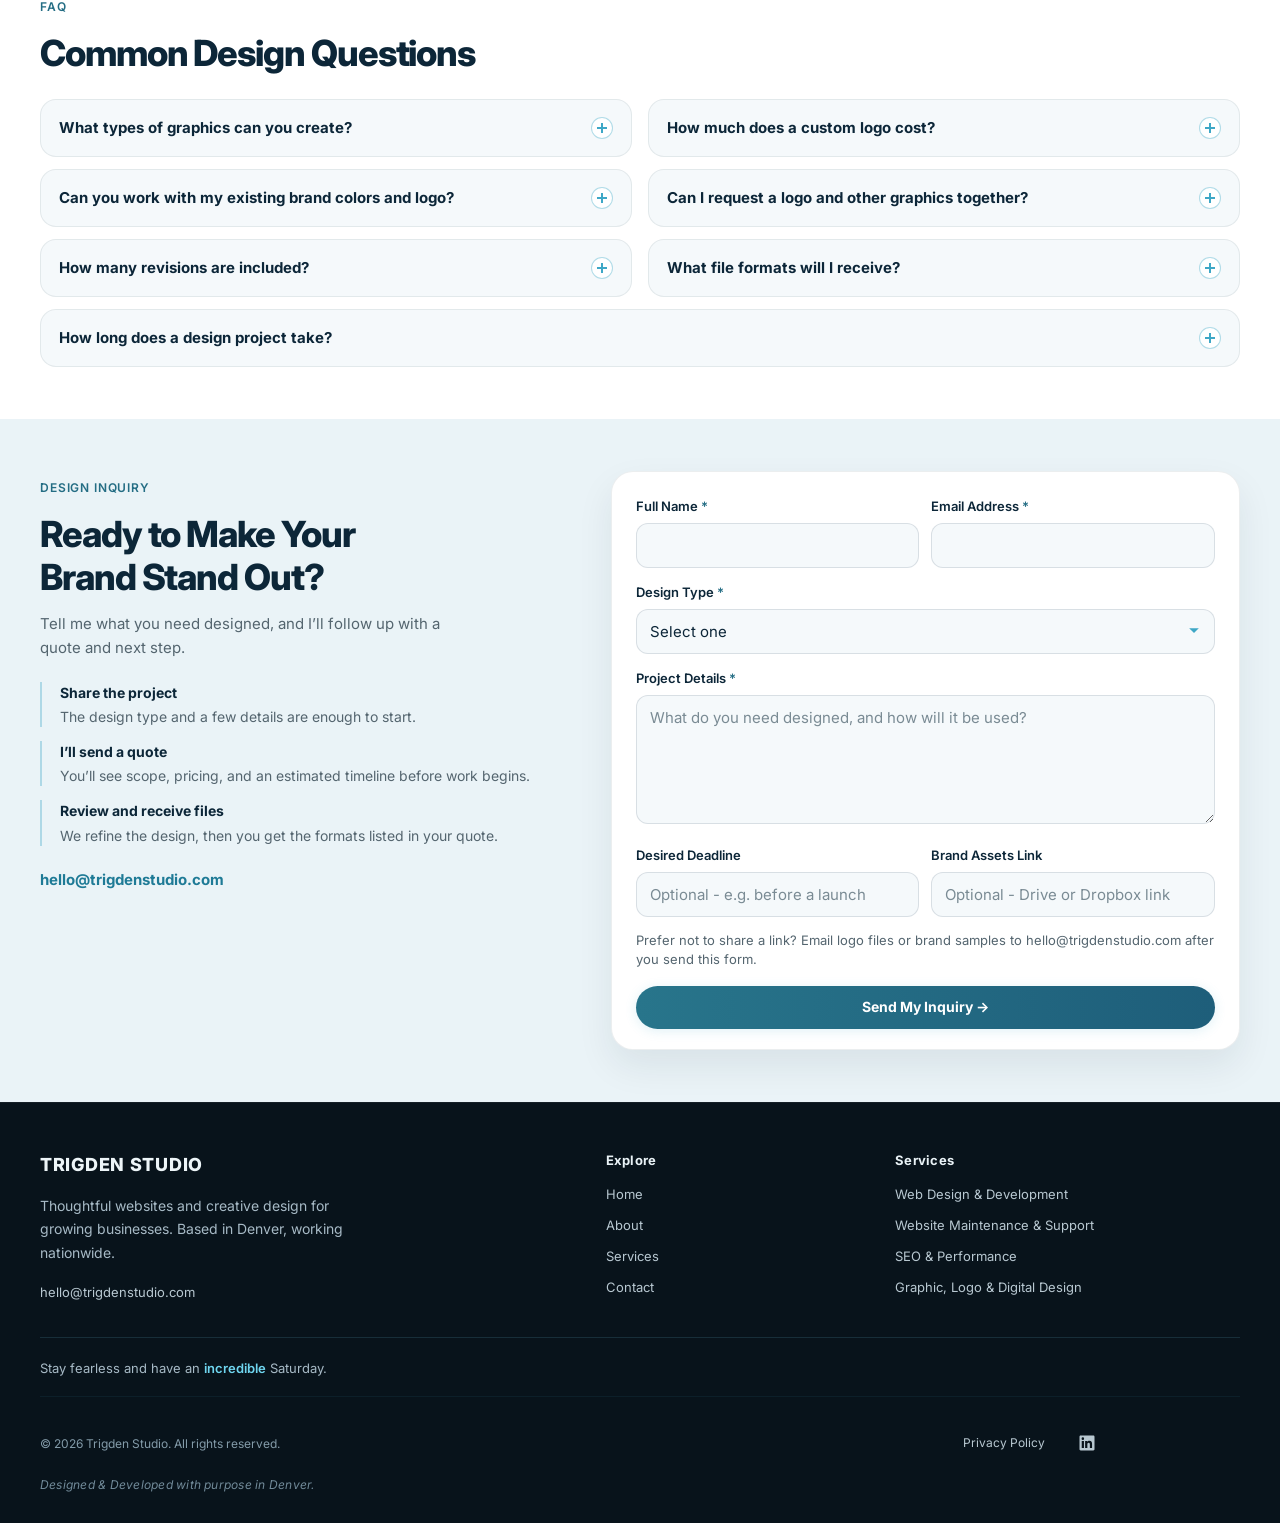
<file: graphic-design.html>
<!DOCTYPE html>
<html lang="en">
<head>
  <script src="entry-session.js"></script>
  <meta charset="utf-8" />
  <meta name="viewport" content="width=device-width, initial-scale=1" />
  <script src="consent-defaults.js"></script>
  <script src="cookie-banner.js" defer></script>
  <script src="analytics.js" defer></script>
  <title>Denver Logo &amp; Graphic Design | Trigden Studio</title>
  <meta name="description" content="Graphic and digital design for small businesses. Custom logos are $400; cards, social graphics, banners, and marketing projects start at $150." />
  <meta name="robots" content="index, follow" />
  <meta name="author" content="Jessica Classon" />
  <link rel="canonical" href="https://trigdenstudio.com/graphic-design" />
  <meta property="og:title" content="Denver Logo &amp; Graphic Design | Trigden Studio" />
  <meta property="og:description" content="Graphic and digital design for small businesses. Custom logos are $400; cards, social graphics, banners, and marketing projects start at $150." />
  <meta property="og:type" content="website" />
  <meta property="og:url" content="https://trigdenstudio.com/graphic-design" />
  <meta property="og:site_name" content="Trigden Studio" />
  <meta property="og:locale" content="en_US" />
  <meta property="og:image" content="https://trigdenstudio.com/images/og-preview.png" />
  <meta property="og:image:alt" content="Trigden Studio social preview" />
  <meta name="twitter:card" content="summary_large_image" />
  <meta name="twitter:title" content="Denver Logo &amp; Graphic Design | Trigden Studio" />
  <meta name="twitter:description" content="Graphic and digital design for small businesses. Custom logos are $400; cards, social graphics, banners, and marketing projects start at $150." />
  <meta name="twitter:image" content="https://trigdenstudio.com/images/og-preview.png" />
  <link rel="icon" type="image/png" href="images/mobilefav.png" />
  <link rel="manifest" href="/site.webmanifest" />
  <meta name="theme-color" content="#0b1113" />
  <link rel="preconnect" href="https://fonts.googleapis.com" />
  <link rel="preconnect" href="https://fonts.gstatic.com" crossorigin />
  <link rel="stylesheet" href="style.css?v=welcome-type21" />
  <link rel="stylesheet" href="graphic-design.css?v=scroll-progress10" />
  <script src="nav.js?v=launch-safety1" defer></script>
  <link rel="preload" as="style" href="https://fonts.googleapis.com/css2?family=Inter:wght@400;500;600;700;800;900&family=Montserrat:wght@400;500;600;700&display=swap" onload="this.onload=null;this.rel='stylesheet'" />
  <noscript><link rel="stylesheet" href="https://fonts.googleapis.com/css2?family=Inter:wght@400;500;600;700;800;900&family=Montserrat:wght@400;500;600;700&display=swap" /></noscript>
  <script type="application/ld+json">
  {
    "@context": "https://schema.org",
    "@graph": [
      {
        "@type": "Service",
        "name": "Graphic, Logo & Digital Design",
        "serviceType": "Graphic design",
        "url": "https://trigdenstudio.com/graphic-design",
        "description": "Graphic, logo, and digital design for small businesses, including custom logos, business cards, social media graphics, website banners, and marketing materials. Graphic projects start at $150. Custom logo design is $400.",
        "areaServed": [
          { "@type": "City", "name": "Denver" },
          { "@type": "State", "name": "Colorado" }
        ],
        "provider": {
          "@type": "ProfessionalService",
          "name": "Trigden Studio",
          "url": "https://trigdenstudio.com/",
          "email": "hello@trigdenstudio.com",
          "address": {
            "@type": "PostalAddress",
            "addressLocality": "Denver",
            "addressRegion": "CO",
            "addressCountry": "US"
          }
        },
        "offers": [
          {
            "@type": "Offer",
            "name": "Graphic & Digital Design",
            "price": "150",
            "priceCurrency": "USD",
            "description": "Starting at $150 - graphic and digital design quoted by project"
          },
          {
            "@type": "Offer",
            "name": "Custom Logo Design",
            "price": "400",
            "priceCurrency": "USD",
            "description": "Custom logo design at $400"
          }
        ]
      },
      {
        "@type": "BreadcrumbList",
        "itemListElement": [
          { "@type": "ListItem", "position": 1, "name": "Home", "item": "https://trigdenstudio.com/" },
          { "@type": "ListItem", "position": 2, "name": "Graphic, Logo & Digital Design", "item": "https://trigdenstudio.com/graphic-design" }
        ]
      },
      {
        "@type": "FAQPage",
        "mainEntity": [
          {
            "@type": "Question",
            "name": "What types of graphics can you create?",
            "acceptedAnswer": {
              "@type": "Answer",
              "text": "Custom logos, business cards, social media graphics, website banners, and marketing materials. If you need something else, share the details in the inquiry and I’ll let you know whether it’s a fit."
            }
          },
          {
            "@type": "Question",
            "name": "How much does a custom logo cost?",
            "acceptedAnswer": {
              "@type": "Answer",
              "text": "Custom logo design is $400. Graphic and digital design projects start at $150 and are quoted by project."
            }
          },
          {
            "@type": "Question",
            "name": "Can you work with my existing brand colors and logo?",
            "acceptedAnswer": {
              "@type": "Answer",
              "text": "Yes. I can design from your current brand, or help establish a simple visual direction if you don’t have one yet - including a new logo if you need one."
            }
          },
          {
            "@type": "Question",
            "name": "Can I request a logo and other graphics together?",
            "acceptedAnswer": {
              "@type": "Answer",
              "text": "Yes. Mention both in the inquiry and I’ll quote the logo and any additional design work together so the scope stays clear."
            }
          },
          {
            "@type": "Question",
            "name": "How many revisions are included?",
            "acceptedAnswer": {
              "@type": "Answer",
              "text": "Revision rounds are confirmed in your quote so the scope stays clear. Share the project details and I’ll outline what’s included before work begins."
            }
          },
          {
            "@type": "Question",
            "name": "What file formats will I receive?",
            "acceptedAnswer": {
              "@type": "Answer",
              "text": "Deliverable file formats depend on the project and are confirmed in your quote before work begins."
            }
          },
          {
            "@type": "Question",
            "name": "How long does a design project take?",
            "acceptedAnswer": {
              "@type": "Answer",
              "text": "Timing depends on the type of design, the amount of content, and how quickly feedback comes back. I’ll share an estimated timeline with your quote."
            }
          }
        ]
      }
    ]
  }
  </script>
  <script src="/reveal.js?v=fade-rise40-15" defer></script>
  <script src="/footer-message.js?v=3" defer></script>
  <link rel="stylesheet" href="/card-spacing.css?v=1" />
  <link rel="stylesheet" href="/eyebrow-type.css?v=scroll-progress10" />
  <link rel="stylesheet" href="/pill-sizing.css?v=2" />
  <link rel="stylesheet" href="/mobile-hero-buttons.css?v=1" />
  <script src="form-safety.js?v=confirmation2"></script>
  <link rel="stylesheet" href="form-confirmation.css?v=1" />
</head>
<body class="gd-page">
  <div class="site-bg" aria-hidden="true">
    <div class="site-bg__geometry">
      <span class="site-bg__shape site-bg__shape--one"></span>
      <span class="site-bg__shape site-bg__shape--two"></span>
      <span class="site-bg__shape site-bg__shape--three"></span>
      <span class="site-bg__shape site-bg__shape--four"></span>
      <span class="site-bg__shape site-bg__shape--five"></span>
      <span class="site-bg__shape site-bg__shape--six"></span>
      <span class="site-bg__shape site-bg__shape--seven"></span>
      <span class="site-bg__shape site-bg__shape--eight"></span>
      <span class="site-bg__shape site-bg__shape--nine"></span>
    </div>
  </div>
  <a class="skip-link" href="#main-content">Skip to content</a>
  <main id="main">
    <nav id="nav" class="scrolled">
      <a href="/" class="logo" aria-label="Trigden Studio home">
        <picture>
          <source type="image/webp" srcset="images/trigdenlogo-520w.webp 520w, images/trigdenlogo-1040w.webp 1040w" sizes="(max-width: 768px) 125px, 175px" />
          <img src="images/trigdenlogo.png" alt="Trigden Studio" width="175" height="28" />
        </picture>
      </a>
      <input type="checkbox" id="menu-toggle" class="menu-toggle" />
      <button type="button" class="hamburger" aria-label="Open menu" aria-expanded="false" aria-controls="primary-menu">
        <span></span>
        <span></span>
        <span></span>
      </button>
      <ul class="nav-links" id="primary-menu">
        <li><a href="/">Home</a></li>
        <li class="nav-dropdown">
          <a href="/services" class="nav-dropdown__toggle active" aria-haspopup="true" aria-expanded="false" aria-controls="services-menu">Services<span class="nav-caret" aria-hidden="true"></span></a>
          <ul class="nav-dropdown__menu" id="services-menu">
            <li class="mobile-all-services"><a href="/services">View all services</a></li>
            <li><a href="/web-design">Web Design &amp; Development</a></li>
            <li><a href="/website-maintenance">Website Maintenance &amp; Support</a></li>
            <li><a href="/seo">SEO Optimization</a></li>
            <li><a href="/graphic-design" class="active" aria-current="page">Graphic &amp; Logo Design</a></li>
          </ul>
        </li>
        <li><a href="/about">About</a></li>
        <li><a href="/contact" class="nav-cta">Let's Talk<span class="nav-cta-arrow" aria-hidden="true"> ↗</span></a></li>
      </ul>
      <a href="/contact" class="nav-cta">Let's Talk<span class="nav-cta-arrow" aria-hidden="true"> ↗</span></a>
    </nav>

    <header id="main-content" tabindex="-1" class="gd-hero">
      <div class="gd-wrap gd-hero__stage">
        <div class="gd-hero__copy">
          <p class="services-eyebrow studio-eyebrow">Graphic, Logo &amp; Digital Design</p>
          <h1><span class="gd-title-line">Design That Makes</span> <span class="gd-title-line">Your Brand <span class="gd-accent">Stand Out.</span></span></h1>
          <p class="gd-lead">From custom logos and business cards to social graphics, website banners, and marketing materials, Trigden Studio creates clean, professional designs tailored to your brand.</p>
          <ul class="gd-hero__facts">
            <li>Starting at $150</li>
            <li>Custom logos $400</li>
            <li>Print &amp; digital</li>
          </ul>
          <div class="gd-hero__actions">
            <a href="#inquiry" class="gd-btn gd-btn--fill">Request a Design Quote →</a>
            <a href="#services" class="gd-btn gd-btn--ghost">See design services</a>
          </div>
        </div>
        <div class="gd-hero__visual" aria-hidden="true">
          <div class="gd-board">
            <article class="gd-mock gd-mock--banner">
              <div class="gd-mock__head">
                <div class="gd-mock__bar">
                  <span></span><span></span><span></span>
                </div>
                <p class="gd-mock__type">Website Banner</p>
              </div>
              <div class="gd-mock__banner-art gd-mock__real-art"><img src="images/shred-the-gnar-banner.webp" alt="Shred the Gnar snowboarding website banner" width="2014" height="1124" /></div>
            </article>
            <article class="gd-mock gd-mock--card">
              <p class="gd-mock__type">Business Card</p>
              <div class="gd-mock__card-art gd-mock__real-art"><img src="images/jess-business-card.webp" alt="Jess business card design" width="700" height="402" /></div>
            </article>
            <article class="gd-mock gd-mock--social">
              <p class="gd-mock__type">Social Graphic</p>
              <div class="gd-mock__social-art gd-mock__real-art"><img src="images/maverick-logo-white-240w.webp" alt="Maverick Co. white logo" width="240" height="240" /></div>
            </article>
            <article class="gd-mock gd-mock--logo">
              <p class="gd-mock__type">Logo Design</p>
              <div class="gd-mock__logo-art gd-mock__real-art"><img src="images/roger-logo-design.webp" alt="Mariano Rogerio Alves logo design" width="980" height="1610" /></div>
            </article>
          </div>
        </div>
      </div>
    </header>

    <section class="gd-section gd-services" id="services" aria-labelledby="services-heading">
      <div class="gd-wrap">
        <div class="gd-section__head">
          <p class="services-eyebrow studio-eyebrow">What I design</p>
          <h2 id="services-heading">Graphic, Logo &amp; Digital Design</h2>
          <p class="gd-section__lede">Custom logos and the pieces that carry them - graphic projects starting at $150, logos at $400.</p>
        </div>
        <ul class="gd-cats">
          <li>
            <span class="gd-ico" aria-hidden="true">
              <svg viewBox="0 0 24 24" fill="none" stroke="currentColor" stroke-width="1.75" stroke-linecap="round" stroke-linejoin="round"><path d="M12 4.6 17.6 7.8v6.4L12 17.4 6.4 14.2V7.8Z"/><path d="M12 8.4v5.2"/><circle cx="12" cy="11" r="1.6"/></svg>
            </span>
            <h3>Logo Design</h3>
            <p>A custom logo for your business - a mark you can use across print and digital.</p>
          </li>
          <li>
            <span class="gd-ico" aria-hidden="true">
              <svg viewBox="0 0 24 24" fill="none" stroke="currentColor" stroke-width="1.75" stroke-linecap="round" stroke-linejoin="round"><rect x="3.5" y="7" width="17" height="10" rx="1.6"/><path d="M7 10.2h4M7 13h6"/></svg>
            </span>
            <h3>Business Cards</h3>
            <p>Print-ready cards with a clean layout, your details, and room for a logo or simple mark.</p>
          </li>
          <li>
            <span class="gd-ico" aria-hidden="true">
              <svg viewBox="0 0 24 24" fill="none" stroke="currentColor" stroke-width="1.75" stroke-linecap="round" stroke-linejoin="round"><rect x="5" y="4.5" width="14" height="15" rx="3"/><circle cx="12" cy="11" r="3"/><path d="M8.2 16.6h7.6"/></svg>
            </span>
            <h3>Social Media Graphics</h3>
            <p>Posts, stories, and profile images sized for the platforms you actually use.</p>
          </li>
          <li>
            <span class="gd-ico" aria-hidden="true">
              <svg viewBox="0 0 24 24" fill="none" stroke="currentColor" stroke-width="1.75" stroke-linecap="round" stroke-linejoin="round"><rect x="3" y="6" width="18" height="12" rx="2"/><path d="M3 9.5h18"/><path d="m8 14 2.2-2.4 2 1.8 3.3-3.4L18 13.2"/></svg>
            </span>
            <h3>Website Banners</h3>
            <p>Hero images and in-page graphics that support your message without competing with it.</p>
          </li>
          <li>
            <span class="gd-ico" aria-hidden="true">
              <svg viewBox="0 0 24 24" fill="none" stroke="currentColor" stroke-width="1.75" stroke-linecap="round" stroke-linejoin="round"><path d="M7 4.5h10l3 3.2V19a1.5 1.5 0 0 1-1.5 1.5H7A1.5 1.5 0 0 1 5.5 19V6A1.5 1.5 0 0 1 7 4.5Z"/><path d="M16.5 4.6V8H20M8.5 12h7M8.5 15.5h5"/></svg>
            </span>
            <h3>Marketing Materials</h3>
            <p>Flyers, one-pagers, and other leave-behinds designed to look consistent with the rest of your brand.</p>
          </li>
          <li>
            <span class="gd-ico" aria-hidden="true">
              <svg viewBox="0 0 24 24" fill="none" stroke="currentColor" stroke-width="1.75" stroke-linecap="round" stroke-linejoin="round"><rect x="3" y="5" width="18" height="14" rx="2"/><path d="m3 7 9 6 9-6M7 16h5"/></svg>
            </span>
            <h3>Email Signature Design</h3>
            <p>Custom email signatures featuring your logo, contact details, and brand colors for a polished, consistent look.</p>
          </li>
        </ul>
      </div>
    </section>

    <section class="gd-section gd-showcase" id="showcase" aria-labelledby="showcase-heading">
      <div class="gd-wrap">
        <div class="gd-section__head">
          <p class="services-eyebrow studio-eyebrow">Selected work</p>
          <h2 id="showcase-heading">Design Showcase</h2>
          <p class="gd-section__lede">Explore a selection of logos, brand graphics, business cards, and custom designs created for real projects.</p>
        </div>
        <div class="gd-gallery">
          <figure class="gd-shot">
            <button type="button" class="gd-shot__open" data-full="images/mechelles-sweet-treats.webp" aria-label="View Mechelle’s Sweet Treats logo larger">
              <img src="images/mechelles-sweet-treats.webp" alt="Mechelle’s Sweet Treats logo with a cupcake illustration" width="688" height="486" loading="eager" decoding="async" />
            </button>
            <figcaption>
              <strong>Mechelle’s Sweet Treats</strong>
              <p>Logo Design</p>
            </figcaption>
          </figure>
          <!-- Temporarily hidden MRA project; keep artwork available for restoration. -->
          <figure class="gd-shot" hidden>
            <button type="button" class="gd-shot__open" data-full="images/mra-logo-identity.webp" aria-label="View the MRA logo and brand identity larger">
              <img src="images/mra-logo-identity.webp" alt="MRA logo and brand identity for Mariano Rogerio Alves" width="1644" height="1662" loading="eager" decoding="async" />
            </button>
            <figcaption>
              <strong>MRA</strong>
              <p>Logo &amp; Brand Identity</p>
            </figcaption>
          </figure>
          <figure class="gd-shot">
            <button type="button" class="gd-shot__open" data-full="images/organizing-by-mra.webp" aria-label="View the Organizing by MRA logo larger">
              <img src="images/organizing-by-mra.webp" alt="Organizing by MRA logo" width="1570" height="896" loading="eager" decoding="async" />
            </button>
            <figcaption>
              <strong>Organizing by MRA</strong>
              <p>Logo Design</p>
            </figcaption>
          </figure>
          <figure class="gd-shot">
            <button type="button" class="gd-shot__open" data-full="images/integrity-business-card.webp" aria-label="View the Integrity Medical Service business card design larger">
              <img src="images/integrity-business-card.webp" alt="Integrity Medical Service business card front and back" width="1694" height="1296" loading="eager" decoding="async" />
            </button>
            <figcaption>
              <strong>Integrity Medical Service</strong>
              <p>Business Card Design</p>
            </figcaption>
          </figure>
          <figure class="gd-shot">
            <button type="button" class="gd-shot__open" data-full="images/3hoodiepreview-700w.webp" aria-label="View the Maverick Co. apparel graphic larger">
              <img src="images/3hoodiepreview-700w.webp" srcset="images/3hoodiepreview-350w.webp 350w, images/3hoodiepreview-700w.webp 700w" sizes="(max-width: 768px) 100vw, 380px" alt="Three hoodie colorways featuring the Maverick Co. logo" width="700" height="233" loading="eager" decoding="async" />
            </button>
            <figcaption>
              <strong>Maverick Co.</strong>
              <p>Apparel Graphic Design</p>
            </figcaption>
          </figure>
          <figure class="gd-shot">
            <button type="button" class="gd-shot__open" data-full="images/katelias-birthday-banner.webp" aria-label="View Birthday Banner larger">
              <img src="images/katelias-birthday-banner.webp" alt="Custom Minions birthday banner" width="2000" height="672" loading="eager" decoding="async" />
            </button>
            <figcaption>
              <strong>Birthday Banner</strong>
              <p>Custom Event Banner Design</p>
            </figcaption>
          </figure>
        </div>
      </div>
    </section>
    <dialog class="gd-lightbox" id="gd-lightbox" aria-labelledby="gd-lightbox-caption">
      <button type="button" class="gd-lightbox__close" aria-label="Close preview">Close</button>
      <div class="gd-lightbox__frame">
        <img id="gd-lightbox-image" alt="" />
      </div>
      <p class="gd-lightbox__caption" id="gd-lightbox-caption"></p>
    </dialog>

    <section class="gd-section gd-pricing" aria-labelledby="pricing-heading">
      <div class="gd-wrap gd-price" id="pricing">
        <div class="gd-price__head">
          <p class="services-eyebrow studio-eyebrow">Design Pricing</p>
          <h2 id="pricing-heading">Clear Pricing for Graphics and Logos</h2>
          <p class="gd-price__intro">Two offers, one studio - request one or both in a single inquiry.</p>
        </div>
        <div class="gd-price__offers">
          <article class="gd-offer">
            <p class="gd-offer__name">Graphic &amp; Digital Design</p>
            <p class="gd-price__amount">
              <span class="gd-price__starting">Starting at</span>
              <span class="gd-price__figure">$150</span>
            </p>
            <p class="gd-offer__lead">Quoted per project. Cards, social graphics, banners, and marketing materials; pricing depends on project scope.</p>
          </article>
          <article class="gd-offer gd-offer--logo">
            <p class="gd-offer__name">Custom Logo Design</p>
            <p class="gd-price__amount">
              <span class="gd-price__starting">Project price</span>
              <span class="gd-price__figure">$400</span>
            </p>
            <p class="gd-offer__lead">A custom logo designed for your business when you need a fresh brand mark.</p>
          </article>
        </div>
        <div class="gd-price__foot">
          <div class="gd-price__included">
            <p class="gd-price__included-label">What’s included</p>
            <ul class="gd-trust">
              <li>Custom designs tailored to your brand</li>
              <li>Direct communication throughout the project</li>
              <li>Clear pricing and deliverables before work begins</li>
            </ul>
            <p class="gd-note">Graphic design pricing depends on project scope and complexity. Additional work and printing costs are quoted separately.</p>
          </div>
          <a href="#inquiry" class="gd-btn gd-btn--fill">Request a Design Quote</a>
        </div>
      </div>
    </section>

    <section class="gd-section gd-faq-section" aria-labelledby="faq-heading">
      <div class="gd-wrap">
        <div class="gd-faq">
          <div class="gd-section__head">
            <p class="services-eyebrow studio-eyebrow">FAQ</p>
            <h2 id="faq-heading">Common Design Questions</h2>
          </div>
          <div class="gd-faq__list">
            <details>
              <summary>What types of graphics can you create? <span class="gd-faq__icon" aria-hidden="true"></span></summary>
              <p>Custom logos, business cards, social media graphics, website banners, and marketing materials. If you need something else, share the details in the inquiry and I’ll let you know whether it’s a fit.</p>
            </details>
            <details>
              <summary>How much does a custom logo cost? <span class="gd-faq__icon" aria-hidden="true"></span></summary>
              <p>Custom logo design is $400. Graphic and digital design projects start at $150 and are quoted by project.</p>
            </details>
            <details>
              <summary>Can you work with my existing brand colors and logo? <span class="gd-faq__icon" aria-hidden="true"></span></summary>
              <p>Yes. I can design from your current brand, or help establish a simple visual direction if you don’t have one yet - including a new logo if you need one.</p>
            </details>
            <details>
              <summary>Can I request a logo and other graphics together? <span class="gd-faq__icon" aria-hidden="true"></span></summary>
              <p>Yes. Mention both in the inquiry and I’ll quote the logo and any additional design work together so the scope stays clear.</p>
            </details>
            <details>
              <summary>How many revisions are included? <span class="gd-faq__icon" aria-hidden="true"></span></summary>
              <p>Revision rounds are confirmed in your quote so the scope stays clear. Share the project details and I’ll outline what’s included before work begins.</p>
            </details>
            <details>
              <summary>What file formats will I receive? <span class="gd-faq__icon" aria-hidden="true"></span></summary>
              <p>Deliverable file formats depend on the project and are confirmed in your quote before work begins.</p>
            </details>
            <details>
              <summary>How long does a design project take? <span class="gd-faq__icon" aria-hidden="true"></span></summary>
              <p>Timing depends on the type of design, the amount of content, and how quickly feedback comes back. I’ll share an estimated timeline with your quote.</p>
            </details>
          </div>
        </div>
      </div>
    </section>

    <section class="gd-section gd-inquiry-section" aria-labelledby="inquiry-heading">
      <div class="gd-wrap">
        <div class="gd-inquiry" id="inquiry">
          <div class="gd-inquiry__copy">
            <p class="services-eyebrow studio-eyebrow">Design inquiry</p>
            <h2 id="inquiry-heading">Ready to Make Your Brand Stand Out?</h2>
            <p>Tell me what you need designed, and I’ll follow up with a quote and next step.</p>
            <ol class="gd-next">
              <li>
                <strong>Share the project</strong>
                <span>The design type and a few details are enough to start.</span>
              </li>
              <li>
                <strong>I’ll send a quote</strong>
                <span>You’ll see scope, pricing, and an estimated timeline before work begins.</span>
              </li>
              <li>
                <strong>Review and receive files</strong>
                <span>We refine the design, then you get the formats listed in your quote.</span>
              </li>
            </ol>
            <p class="gd-inquiry__email"><a href="mailto:hello@trigdenstudio.com">hello@trigdenstudio.com</a></p>
          </div>
          <form class="gd-form" id="inquiry-form" action="https://formspree.io/f/xreaqvyn" method="POST">
            <input type="hidden" name="_subject" value="Design inquiry - Trigden Studio" />
            <div class="gd-form__honeypot" aria-hidden="true">
              <label for="inquiry-company">Company</label>
              <input type="text" id="inquiry-company" name="_gotcha" tabindex="-1" autocomplete="off" />
            </div>
            <div class="gd-form__row">
              <div class="gd-form__field">
                <label for="inquiry-name">Full Name <span class="gd-form__req">*</span></label>
                <input type="text" id="inquiry-name" name="name" autocomplete="name" required maxlength="120" />
              </div>
              <div class="gd-form__field">
                <label for="inquiry-email">Email Address <span class="gd-form__req">*</span></label>
                <input type="email" id="inquiry-email" name="email" autocomplete="email" required maxlength="160" />
              </div>
            </div>
            <div class="gd-form__field">
              <label for="inquiry-type">Design Type <span class="gd-form__req">*</span></label>
              <select id="inquiry-type" name="design_type" required>
                <option value="" selected disabled>Select one</option>
                <option value="Logo design">Logo design</option>
                <option value="Business cards">Business cards</option>
                <option value="Social media graphics">Social media graphics</option>
                <option value="Website banners">Website banners</option>
                <option value="Marketing materials">Marketing materials</option>
                  <option value="Email Signature Design">Email Signature Design</option>
                <option value="Multiple / not sure yet">Multiple / not sure yet</option>
              </select>
            </div>
            <div class="gd-form__field">
              <label for="inquiry-message">Project Details <span class="gd-form__req">*</span></label>
              <textarea id="inquiry-message" name="message" required minlength="12" maxlength="4000" rows="5" placeholder="What do you need designed, and how will it be used?"></textarea>
            </div>
            <div class="gd-form__row">
              <div class="gd-form__field">
                <label for="inquiry-deadline">Desired Deadline</label>
                <input type="text" id="inquiry-deadline" name="deadline" maxlength="120" placeholder="Optional - e.g. before a launch" />
              </div>
              <div class="gd-form__field">
                <label for="inquiry-assets">Brand Assets Link</label>
                <input type="text" id="inquiry-assets" name="brand_assets" inputmode="url" maxlength="240" placeholder="Optional - Drive or Dropbox link" />
              </div>
            </div>
            <p class="gd-form__hint">Prefer not to share a link? Email logo files or brand samples to hello@trigdenstudio.com after you send this form.</p>
            <button type="submit" class="gd-btn gd-btn--fill gd-form__submit" id="inquiry-submit">Send My Inquiry →</button>
            <p class="gd-form__status" id="inquiry-status" role="status" aria-live="polite"></p>
          </form>
        </div>
      </div>
    </section>

    <footer class="site-footer">
  <div class="footer-studio-grid">
    <div class="footer-studio-brand">
      <a class="footer-brand" href="/">TRIGDEN STUDIO</a>
      <p>Thoughtful websites and creative design for growing businesses. Based in Denver, working nationwide.</p>
      <a href="mailto:hello@trigdenstudio.com">hello@trigdenstudio.com</a>
    </div>
    <nav class="footer-studio-nav" aria-label="Footer navigation">
      <h2>Explore</h2>
      <a href="/">Home</a><a href="/about">About</a><a href="/services">Services</a><a href="/contact">Contact</a>
    </nav>
    <nav class="footer-studio-nav" aria-label="Footer services">
      <h2><a href="/services">Services</a></h2>
      <a href="/web-design">Web Design &amp; Development</a>
      <a href="/website-maintenance">Website Maintenance &amp; Support</a>
      <a href="/seo">SEO &amp; Performance</a>
      <a href="/graphic-design">Graphic, Logo &amp; Digital Design</a>
    </nav>
  </div>
  <div class="footer-signature"><p>Stay fearless and have <span id="rotating-article">an</span> <span class="rotating-word">incredible</span> <span id="current-day">day</span>.</p></div>
  <div class="footer-bottom">
    <p class="footer-copyright">© <span id="year"></span> Trigden Studio. All rights reserved.</p>
    <div class="footer-legal"><a href="/privacy">Privacy Policy</a><a class="footer-linkedin" href="https://www.linkedin.com/in/jessicaclasson" target="_blank" rel="noopener noreferrer" aria-label="Jessica Classon on LinkedIn">
      <svg xmlns="http://www.w3.org/2000/svg" width="18" height="18" viewBox="0 0 24 24" fill="currentColor" aria-hidden="true" focusable="false"><path d="M20.45 2H3.55C2.69 2 2 2.68 2 3.52v16.96c0 .84.69 1.52 1.55 1.52h16.9c.86 0 1.55-.68 1.55-1.52V3.52c0-.84-.69-1.52-1.55-1.52ZM7.93 18.75H4.98V9.2h2.95v9.55ZM6.45 7.9a1.71 1.71 0 1 1 0-3.42 1.71 1.71 0 0 1 0 3.42Zm12.3 10.85H15.8v-4.65c0-1.11-.02-2.54-1.55-2.54-1.55 0-1.79 1.21-1.79 2.46v4.73H9.51V9.2h2.83v1.3h.04c.39-.74 1.36-1.52 2.79-1.52 2.98 0 3.58 1.96 3.58 4.51v5.26Z"/></svg>
    </a></div>
  </div>
  <p class="footer-tagline">Designed &amp; Developed with purpose in Denver.</p>
</footer>
  </main>
  <script>
    document.getElementById('year').textContent = new Date().getFullYear();

    const inquiryForm = document.getElementById('inquiry-form');
    const inquiryStatus = document.getElementById('inquiry-status');

    const lightbox = document.getElementById('gd-lightbox');
    const lightboxImage = document.getElementById('gd-lightbox-image');
    const lightboxCaption = document.getElementById('gd-lightbox-caption');
    const lightboxClose = lightbox && lightbox.querySelector('.gd-lightbox__close');
    let lightboxTrigger = null;

    const closeLightbox = () => {
      if (!lightbox || !lightbox.open) return;
      lightbox.close();
    };

    document.querySelectorAll('.gd-shot__open').forEach((button) => {
      button.addEventListener('click', () => {
        if (!lightbox || !lightboxImage || !lightboxCaption) return;
        const img = button.querySelector('img');
        lightboxTrigger = button;
        lightboxImage.src = button.getAttribute('data-full') || img.src;
        lightboxImage.alt = img ? img.alt : '';
        const caption = button.closest('figure')?.querySelector('figcaption');
        const name = caption?.querySelector('strong')?.textContent || '';
        const type = caption?.querySelector('p')?.textContent || '';
        lightboxCaption.textContent = [name, type].filter(Boolean).join(' - ');
        lightbox.showModal();
        if (lightboxClose) lightboxClose.focus();
      });
    });

    if (lightbox) {
      lightbox.addEventListener('click', (event) => {
        if (event.target === lightbox) closeLightbox();
      });
      lightbox.addEventListener('close', () => {
        if (lightboxImage) lightboxImage.removeAttribute('src');
        if (lightboxTrigger) lightboxTrigger.focus();
        lightboxTrigger = null;
      });
    }

    if (lightboxClose) {
      lightboxClose.addEventListener('click', closeLightbox);
    }

    document.querySelectorAll('a[href="#inquiry"], a[href="#services"]').forEach((link) => {
      link.addEventListener('click', (event) => {
        const targetId = link.getAttribute('href').slice(1);
        const target = document.getElementById(targetId);
        if (!target) return;
        event.preventDefault();
        target.scrollIntoView({ behavior: matchMedia('(prefers-reduced-motion: reduce)').matches ? 'auto' : 'smooth', block: 'start' });
        history.replaceState(null, '', `#${targetId}`);
      });
    });

    if (inquiryForm && inquiryStatus && window.trigdenForms) {
      inquiryForm.addEventListener('submit', async (event) => {
        event.preventDefault();
        const submitButton = document.getElementById('inquiry-submit');
        const honeypot = inquiryForm.querySelector('[name="_gotcha"]');
        if (submitButton?.disabled) return;

        inquiryStatus.classList.remove('is-error', 'is-success');

        if (!window.trigdenForms.validate(inquiryForm)) {
          inquiryForm.reportValidity();
          inquiryStatus.textContent = 'Please complete the required fields and try again.';
          inquiryStatus.classList.add('is-error');
          inquiryForm.querySelector(':invalid')?.focus();
          return;
        }

        if (honeypot && honeypot.value) {
          window.trigdenForms.blocked(inquiryStatus);
          return;
        }

        const formData = new FormData(inquiryForm);
        inquiryStatus.textContent = 'Sending your inquiry...';
        if (submitButton) submitButton.disabled = true;
        inquiryForm.setAttribute('aria-busy', 'true');

        try {
          const { response, result } = await window.trigdenForms.request(inquiryForm.action, {
            method: 'POST',
            body: formData,
            headers: { Accept: 'application/json' }
          });

          if (window.trigdenForms.isSuccess(response, result)) {
            await window.trigdenForms.success(inquiryForm, inquiryStatus);
          } else {
            const apiMessage = result?.errors?.[0]?.message || result?.error;
            inquiryStatus.textContent = apiMessage
              ? apiMessage
              : 'Something went wrong. Your details are preserved. Please retry or email hello@trigdenstudio.com.';
            inquiryStatus.classList.add('is-error');
          }
        } catch (error) {
          if (error.name === 'AbortError') {
            inquiryStatus.textContent = 'The request timed out. Your details are preserved. Please retry or email hello@trigdenstudio.com if you are unsure whether it was received.';
            inquiryStatus.classList.add('is-error');
            return;
          }
          inquiryStatus.textContent = 'Network error. Your details are preserved. Please retry or email hello@trigdenstudio.com.';
          inquiryStatus.classList.add('is-error');
        } finally {
          inquiryForm.removeAttribute('aria-busy');
          if (inquiryForm.dataset.submitted !== 'true') {
            window.trigdenForms.focusStatus(inquiryStatus);
            if (submitButton) submitButton.disabled = false;
          }
        }
      });
      inquiryForm.noValidate = true;
    }
  </script>
</body>
</html>
</file>
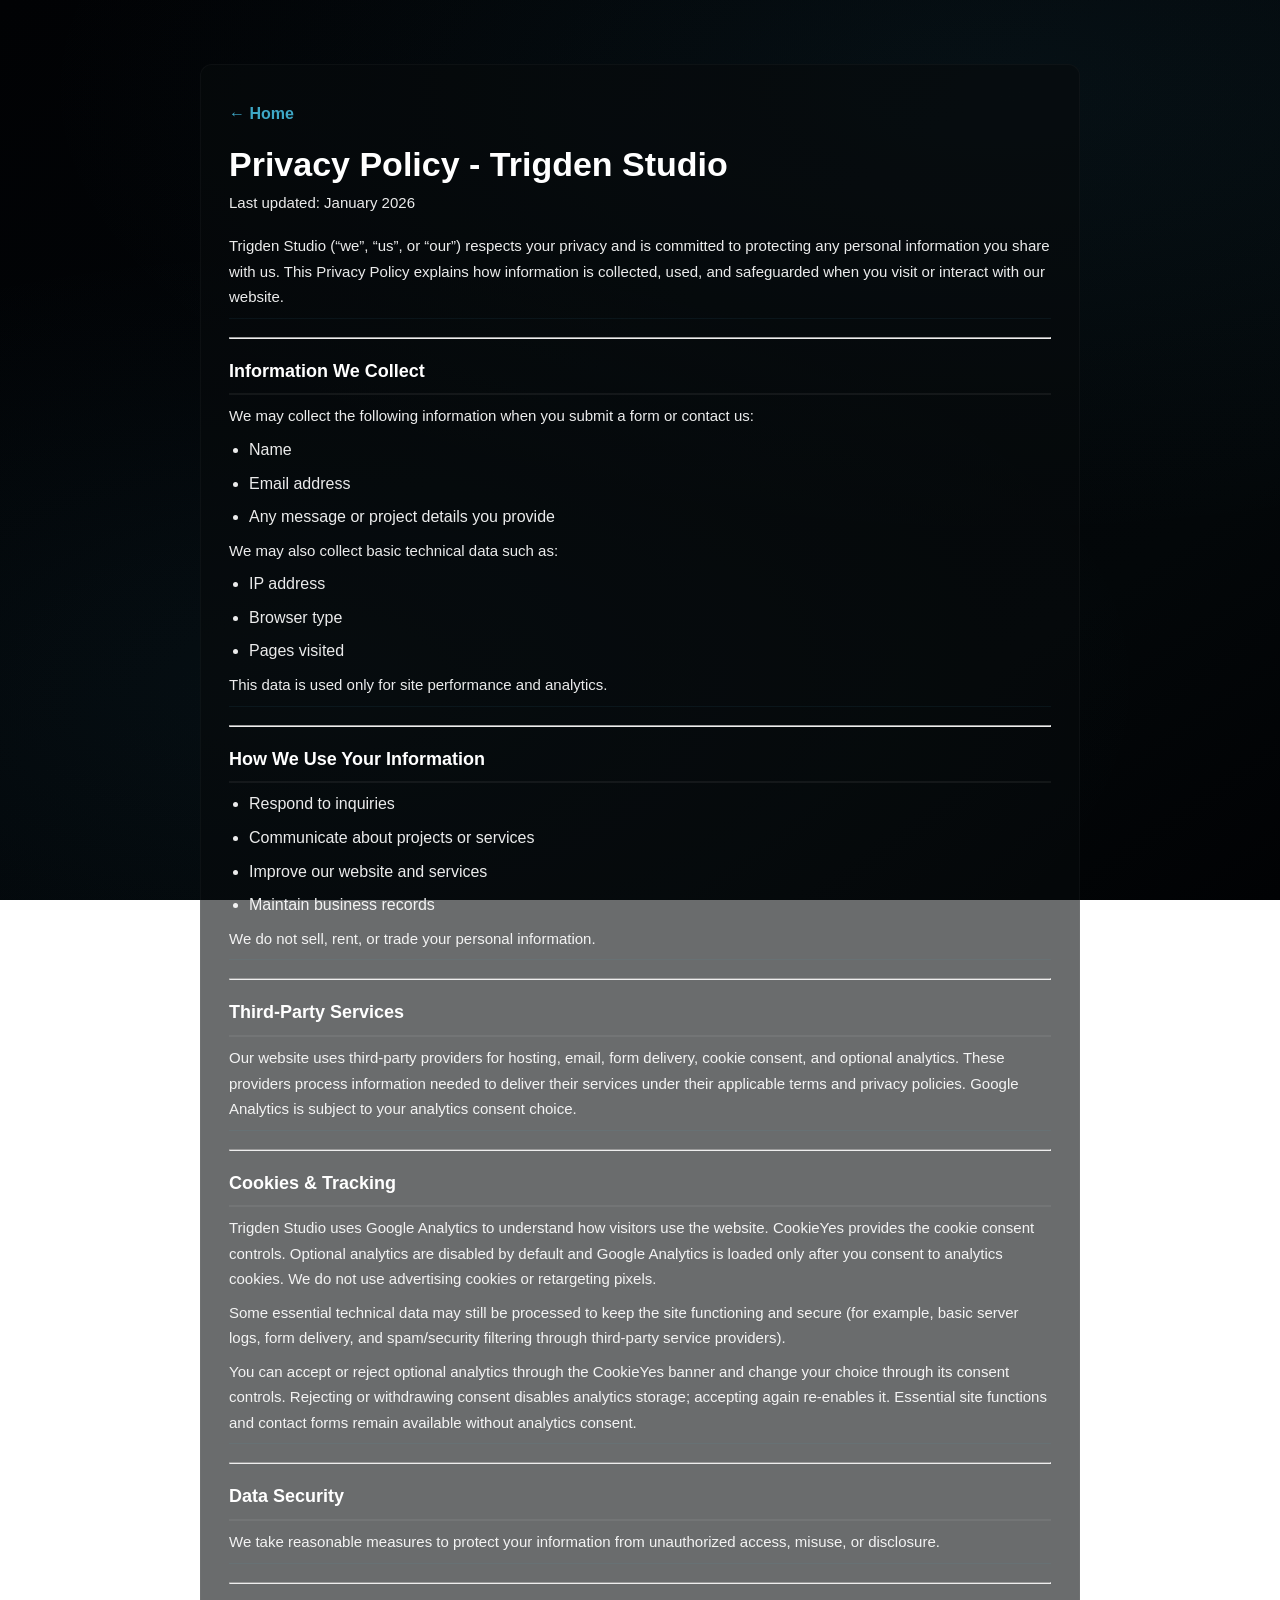
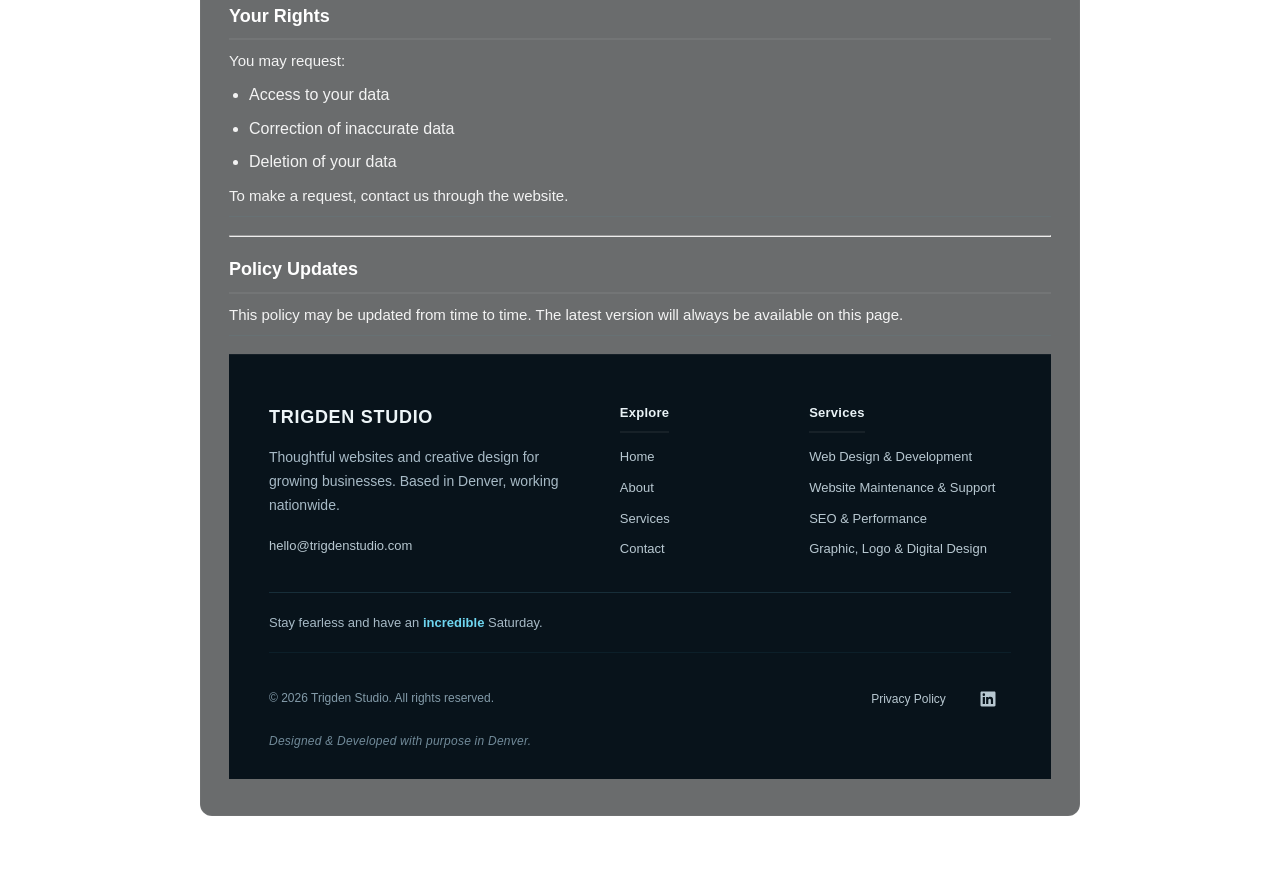
<file: privacy.html>
<!DOCTYPE html>
<html lang="en">
<head>
  <script src="entry-session.js"></script>
  <meta charset="utf-8" />
  <meta name="viewport" content="width=device-width, initial-scale=1" />
  <script src="consent-defaults.js"></script>
  <script src="cookie-banner.js" defer></script>
  <script src="analytics.js" defer></script>
  <title>Privacy Policy - Trigden Studio</title>
  <meta name="description" content="Learn how Trigden Studio collects, uses, and protects personal information, including website analytics, cookies, contact inquiries, and your rights." />
  <meta name="robots" content="noindex, follow" />
  <meta name="googlebot" content="noindex, follow, max-snippet:-1, max-image-preview:large, max-video-preview:-1" />
  <meta name="author" content="Jessica Classon" />
  <link rel="canonical" href="https://trigdenstudio.com/privacy" />
  <meta property="og:title" content="Privacy Policy - Trigden Studio" />
  <meta property="og:description" content="Learn how Trigden Studio collects, uses, and protects personal information, including website analytics, cookies, contact inquiries, and your rights." />
  <meta property="og:type" content="website" />
  <meta property="og:url" content="https://trigdenstudio.com/privacy" />
  <meta property="og:site_name" content="Trigden Studio" />
  <meta property="og:locale" content="en_US" />
  <meta property="og:image" content="https://trigdenstudio.com/images/og-preview.png" />
  <meta property="og:image:type" content="image/png" />
  <meta property="og:image:width" content="1200" />
  <meta property="og:image:height" content="630" />
  <meta property="og:image:alt" content="Trigden Studio social preview" />
  <meta name="twitter:card" content="summary_large_image" />
  <meta name="twitter:title" content="Privacy Policy - Trigden Studio" />
  <meta name="twitter:description" content="Learn how Trigden Studio collects, uses, and protects personal information, including website analytics, cookies, contact inquiries, and your rights." />
  <meta name="twitter:url" content="https://trigdenstudio.com/privacy" />
  <meta name="twitter:image" content="https://trigdenstudio.com/images/og-preview.png" />
  <meta name="twitter:image:alt" content="Trigden Studio social preview" />
  <link rel="icon" type="image/png" sizes="192x192" href="https://trigdenstudio.com/images/mobilefav.png">
  <link rel="icon" type="image/png" sizes="48x48" href="https://trigdenstudio.com/images/mobilefav.png">
  <link rel="apple-touch-icon" sizes="180x180" href="https://trigdenstudio.com/images/mobilefav.png">
  <link rel="shortcut icon" href="https://trigdenstudio.com/images/mobilefav.png">
  <link rel="manifest" href="/site.webmanifest">
  <meta name="theme-color" content="#0b1113">
  <link rel="stylesheet" href="style.css?v=welcome-type21" />
  <script src="/reveal.js?v=fade-rise40-15" defer></script>
  <script src="/footer-message.js?v=3" defer></script>
  <link rel="stylesheet" href="/card-spacing.css?v=1" />
  <link rel="stylesheet" href="/eyebrow-type.css?v=scroll-progress10" />
  <link rel="stylesheet" href="/pill-sizing.css?v=2" />
</head>
<body>
  <main class="policy-page">
    <header class="policy-header">
      <a href="/" class="back-home">← Home</a>
      <h1>Privacy Policy - Trigden Studio</h1>
      <p class="last-updated">Last updated: January 2026</p>
    </header>

    <section>
      <p>Trigden Studio (“we”, “us”, or “our”) respects your privacy and is committed to protecting any personal information you share with us. This Privacy Policy explains how information is collected, used, and safeguarded when you visit or interact with our website.</p>
    </section>

    <hr />

    <section>
      <h2>Information We Collect</h2>
      <p>We may collect the following information when you submit a form or contact us:</p>
      <ul>
        <li>Name</li>
        <li>Email address</li>
        <li>Any message or project details you provide</li>
      </ul>
      <p>We may also collect basic technical data such as:</p>
      <ul>
        <li>IP address</li>
        <li>Browser type</li>
        <li>Pages visited</li>
      </ul>
      <p>This data is used only for site performance and analytics.</p>
    </section>

    <hr />

    <section>
      <h2>How We Use Your Information</h2>
      <ul>
        <li>Respond to inquiries</li>
        <li>Communicate about projects or services</li>
        <li>Improve our website and services</li>
        <li>Maintain business records</li>
      </ul>
      <p>We do not sell, rent, or trade your personal information.</p>
    </section>

    <hr />

    <section>
      <h2>Third-Party Services</h2>
      <p>Our website uses third-party providers for hosting, email, form delivery, cookie consent, and optional analytics. These providers process information needed to deliver their services under their applicable terms and privacy policies. Google Analytics is subject to your analytics consent choice.</p>
    </section>

    <hr />

    <section>
      <h2>Cookies &amp; Tracking</h2>
      <p>Trigden Studio uses Google Analytics to understand how visitors use the website. CookieYes provides the cookie consent controls. Optional analytics are disabled by default and Google Analytics is loaded only after you consent to analytics cookies. We do not use advertising cookies or retargeting pixels.</p>
      <p>Some essential technical data may still be processed to keep the site functioning and secure (for example, basic server logs, form delivery, and spam/security filtering through third-party service providers).</p>
      <p>You can accept or reject optional analytics through the CookieYes banner and change your choice through its consent controls. Rejecting or withdrawing consent disables analytics storage; accepting again re-enables it. Essential site functions and contact forms remain available without analytics consent.</p>
    </section>

    <hr />

    <section>
      <h2>Data Security</h2>
      <p>We take reasonable measures to protect your information from unauthorized access, misuse, or disclosure.</p>
    </section>

    <hr />

    <section>
      <h2>Your Rights</h2>
      <p>You may request:</p>
      <ul>
        <li>Access to your data</li>
        <li>Correction of inaccurate data</li>
        <li>Deletion of your data</li>
      </ul>
      <p>To make a request, contact us through the website.</p>
    </section>

    <hr />

    <section>
      <h2>Policy Updates</h2>
      <p>This policy may be updated from time to time. The latest version will always be available on this page.</p>
    </section>

    <footer class="site-footer">
  <div class="footer-studio-grid">
    <div class="footer-studio-brand">
      <a class="footer-brand" href="/">TRIGDEN STUDIO</a>
      <p>Thoughtful websites and creative design for growing businesses. Based in Denver, working nationwide.</p>
      <a href="mailto:hello@trigdenstudio.com">hello@trigdenstudio.com</a>
    </div>
    <nav class="footer-studio-nav" aria-label="Footer navigation">
      <h2>Explore</h2>
      <a href="/">Home</a><a href="/about">About</a><a href="/services">Services</a><a href="/contact">Contact</a>
    </nav>
    <nav class="footer-studio-nav" aria-label="Footer services">
      <h2><a href="/services">Services</a></h2>
      <a href="/web-design">Web Design &amp; Development</a>
      <a href="/website-maintenance">Website Maintenance &amp; Support</a>
      <a href="/seo">SEO &amp; Performance</a>
      <a href="/graphic-design">Graphic, Logo &amp; Digital Design</a>
    </nav>
  </div>
  <div class="footer-signature"><p>Stay fearless and have <span id="rotating-article">an</span> <span class="rotating-word">incredible</span> <span id="current-day">day</span>.</p></div>
  <div class="footer-bottom">
    <p class="footer-copyright">© <span id="year"></span> Trigden Studio. All rights reserved.</p>
    <div class="footer-legal"><a href="/privacy">Privacy Policy</a><a class="footer-linkedin" href="https://www.linkedin.com/in/jessicaclasson" target="_blank" rel="noopener noreferrer" aria-label="Jessica Classon on LinkedIn">
      <svg xmlns="http://www.w3.org/2000/svg" width="18" height="18" viewBox="0 0 24 24" fill="currentColor" aria-hidden="true" focusable="false"><path d="M20.45 2H3.55C2.69 2 2 2.68 2 3.52v16.96c0 .84.69 1.52 1.55 1.52h16.9c.86 0 1.55-.68 1.55-1.52V3.52c0-.84-.69-1.52-1.55-1.52ZM7.93 18.75H4.98V9.2h2.95v9.55ZM6.45 7.9a1.71 1.71 0 1 1 0-3.42 1.71 1.71 0 0 1 0 3.42Zm12.3 10.85H15.8v-4.65c0-1.11-.02-2.54-1.55-2.54-1.55 0-1.79 1.21-1.79 2.46v4.73H9.51V9.2h2.83v1.3h.04c.39-.74 1.36-1.52 2.79-1.52 2.98 0 3.58 1.96 3.58 4.51v5.26Z"/></svg>
    </a></div>
  </div>
  <p class="footer-tagline">Designed &amp; Developed with purpose in Denver.</p>
</footer>
  </main>
</body>
</html>
</file>
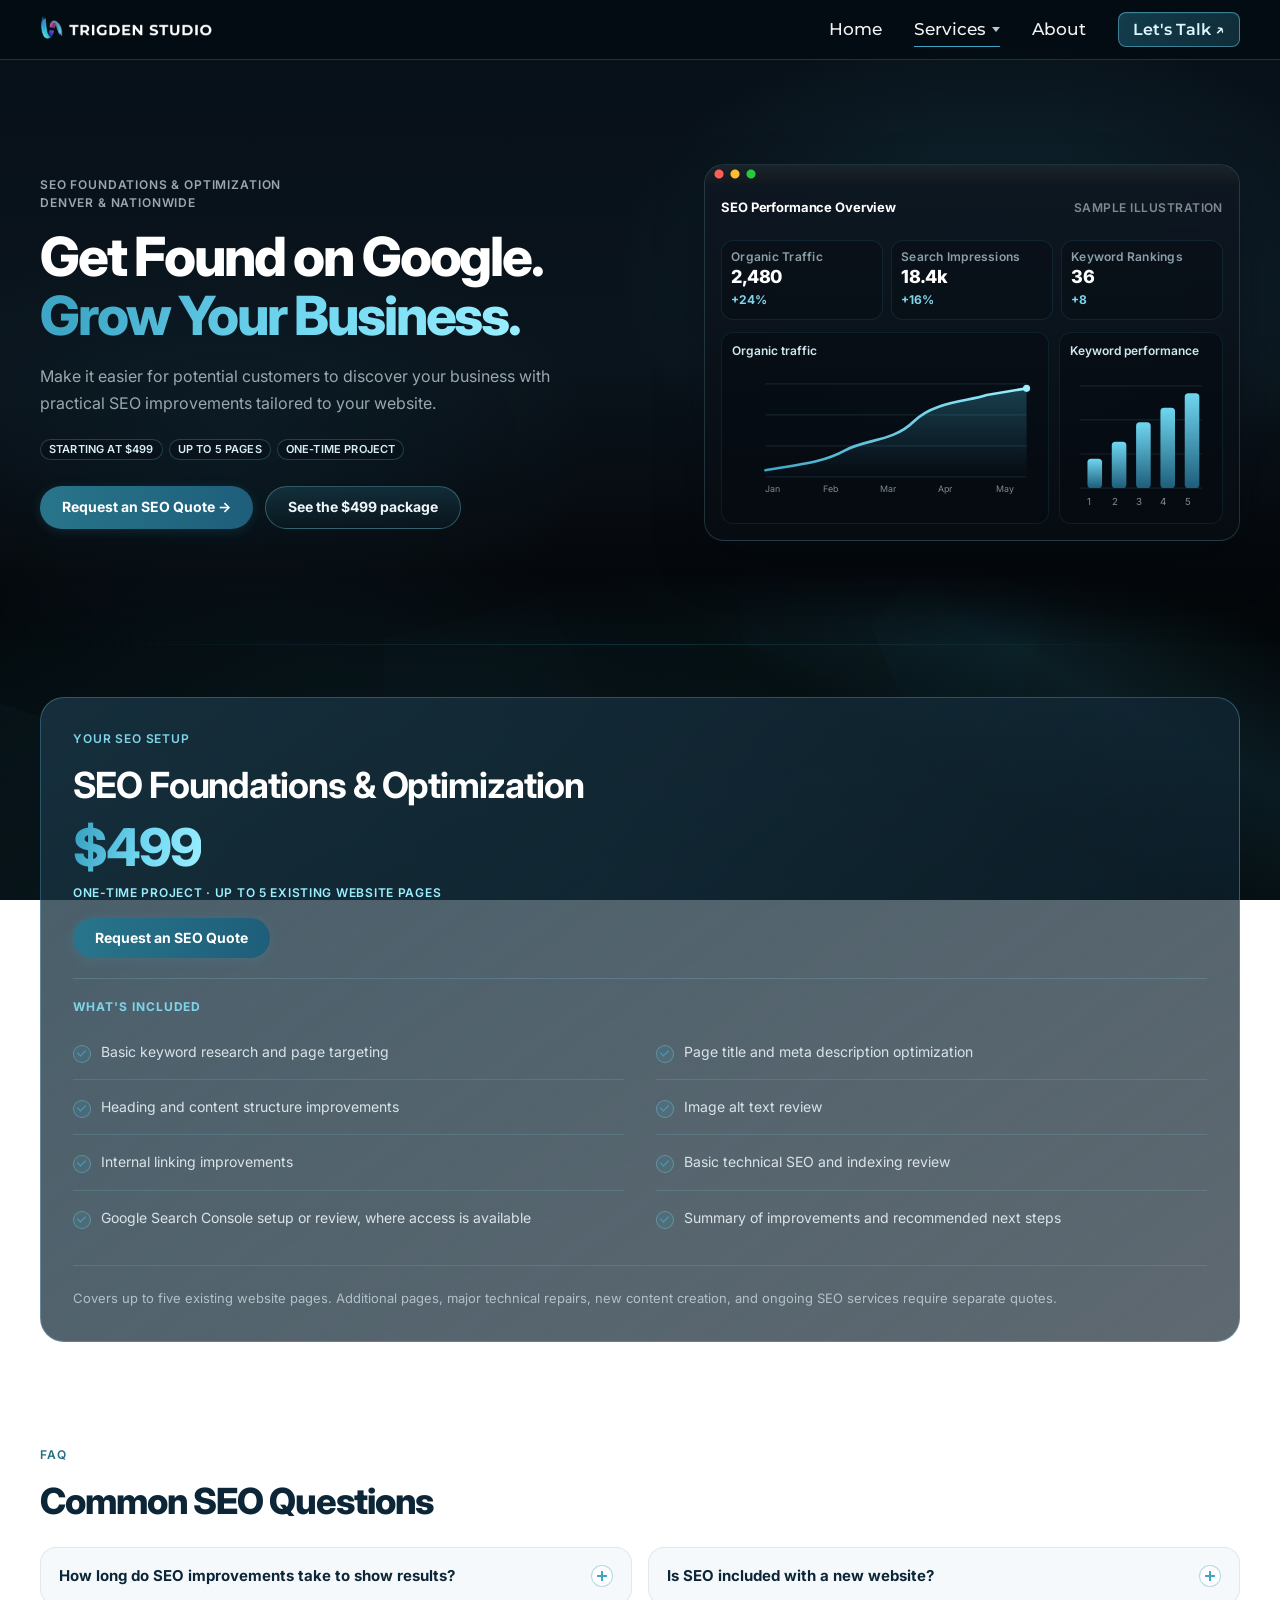
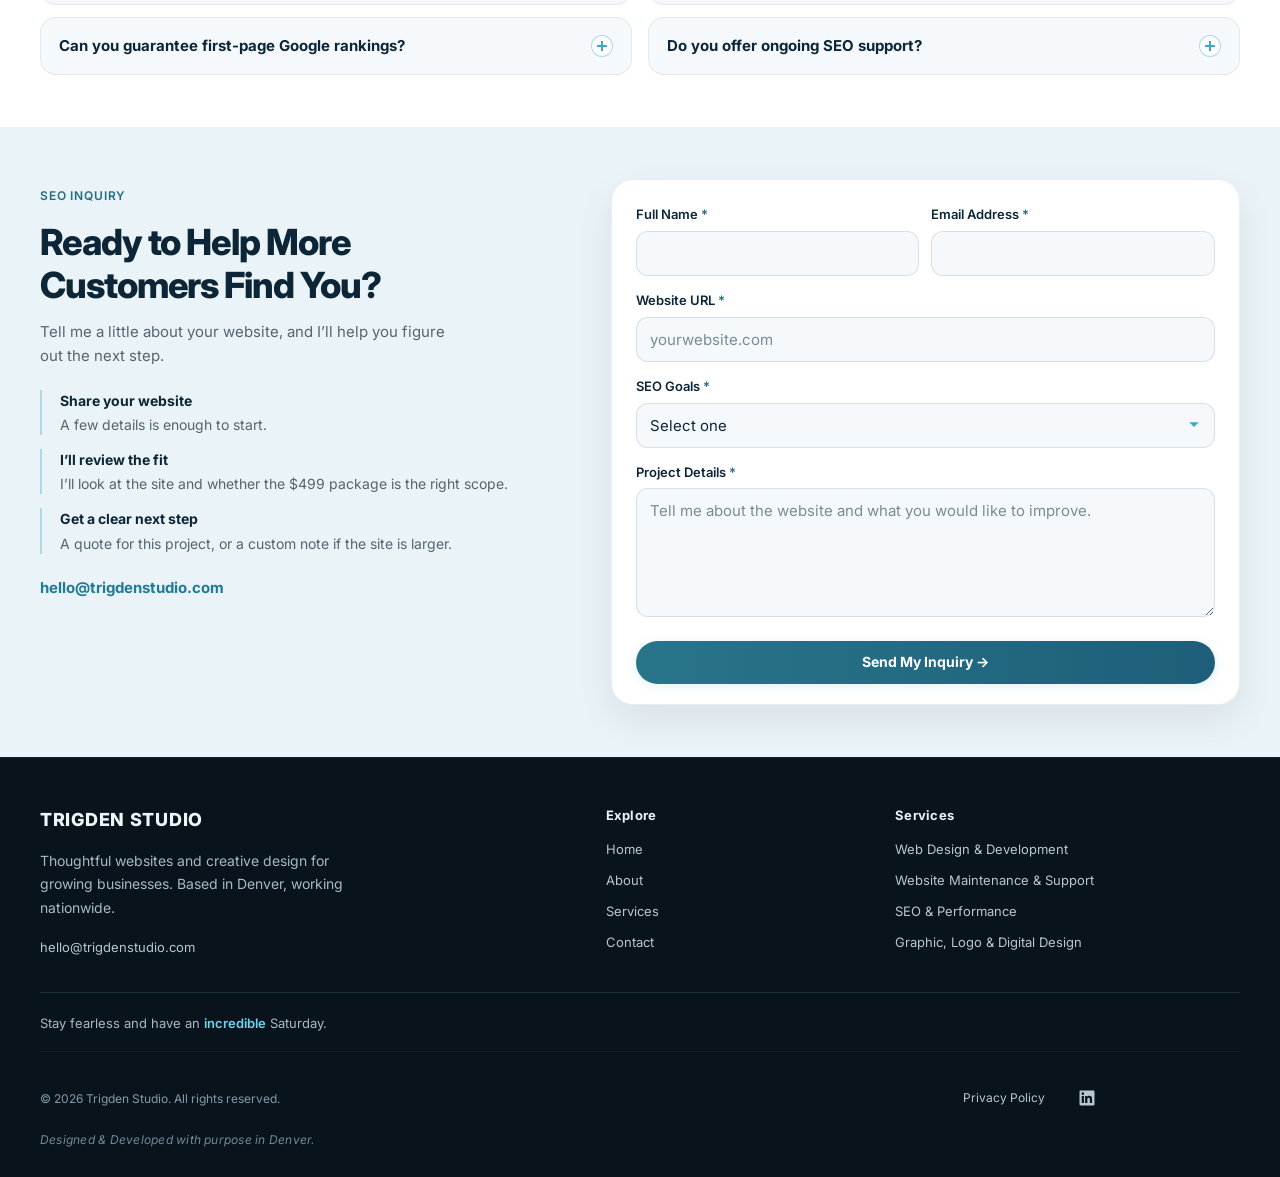
<file: seo.html>
<!DOCTYPE html>
<html lang="en">
<head>
  <script src="entry-session.js"></script>
  <meta charset="utf-8" />
  <meta name="viewport" content="width=device-width, initial-scale=1" />
  <script src="consent-defaults.js"></script>
  <script src="cookie-banner.js" defer></script>
  <script src="analytics.js" defer></script>
  <title>Denver SEO for Small Businesses | Trigden Studio</title>
  <meta name="description" content="SEO Foundations for small businesses, from $499 for up to five pages. Improve titles, page structure, and technical basics without ranking guarantees." />
  <meta name="robots" content="index, follow" />
  <meta name="author" content="Jessica Classon" />
  <link rel="canonical" href="https://trigdenstudio.com/seo" />
  <meta property="og:title" content="Denver SEO for Small Businesses | Trigden Studio" />
  <meta property="og:description" content="SEO Foundations for small businesses, from $499 for up to five pages. Improve titles, page structure, and technical basics without ranking guarantees." />
  <meta property="og:type" content="website" />
  <meta property="og:url" content="https://trigdenstudio.com/seo" />
  <meta property="og:site_name" content="Trigden Studio" />
  <meta property="og:locale" content="en_US" />
  <meta property="og:image" content="https://trigdenstudio.com/images/og-preview.png" />
  <meta property="og:image:alt" content="Trigden Studio social preview" />
  <meta name="twitter:card" content="summary_large_image" />
  <meta name="twitter:title" content="Denver SEO for Small Businesses | Trigden Studio" />
  <meta name="twitter:description" content="SEO Foundations for small businesses, from $499 for up to five pages. Improve titles, page structure, and technical basics without ranking guarantees." />
  <meta name="twitter:image" content="https://trigdenstudio.com/images/og-preview.png" />
  <link rel="icon" type="image/png" href="images/mobilefav.png" />
  <link rel="manifest" href="/site.webmanifest" />
  <meta name="theme-color" content="#0b1113" />
  <link rel="preconnect" href="https://fonts.googleapis.com" />
  <link rel="preconnect" href="https://fonts.gstatic.com" crossorigin />
  <link rel="stylesheet" href="style.css?v=welcome-type21" />
  <link rel="stylesheet" href="seo.css?v=scroll-progress10" />
  <script src="nav.js?v=launch-safety1" defer></script>
  <link rel="preload" as="style" href="https://fonts.googleapis.com/css2?family=Inter:wght@400;500;600;700;800;900&family=Montserrat:wght@400;500;600;700&display=swap" onload="this.onload=null;this.rel='stylesheet'" />
  <noscript><link rel="stylesheet" href="https://fonts.googleapis.com/css2?family=Inter:wght@400;500;600;700;800;900&family=Montserrat:wght@400;500;600;700&display=swap" /></noscript>
  <script type="application/ld+json">
  {
    "@context": "https://schema.org",
    "@graph": [
      {
        "@type": "Service",
        "name": "SEO Foundations & Optimization",
        "serviceType": "Search engine optimization",
        "url": "https://trigdenstudio.com/seo",
        "description": "One-time SEO Foundations & Optimization for small businesses, starting at $499 and covering up to five existing website pages. Includes basic keyword research, on-page optimization, and a basic technical review. Implementation is limited to the agreed project scope. Rankings and traffic results are not guaranteed.",
        "areaServed": [
          { "@type": "City", "name": "Denver" },
          { "@type": "State", "name": "Colorado" }
        ],
        "provider": {
          "@type": "ProfessionalService",
          "name": "Trigden Studio",
          "url": "https://trigdenstudio.com/",
          "email": "hello@trigdenstudio.com",
          "address": {
            "@type": "PostalAddress",
            "addressLocality": "Denver",
            "addressRegion": "CO",
            "addressCountry": "US"
          }
        },
        "offers": {
          "@type": "Offer",
          "price": "499",
          "priceCurrency": "USD",
          "description": "Starting at $499 - one-time SEO Foundations & Optimization project covering up to five existing website pages"
        }
      },
      {
        "@type": "BreadcrumbList",
        "itemListElement": [
          { "@type": "ListItem", "position": 1, "name": "Home", "item": "https://trigdenstudio.com/" },
          { "@type": "ListItem", "position": 2, "name": "SEO", "item": "https://trigdenstudio.com/seo" }
        ]
      },
      {
        "@type": "FAQPage",
        "mainEntity": [
          {
            "@type": "Question",
            "name": "How long do SEO improvements take to show results?",
            "acceptedAnswer": {
              "@type": "Answer",
              "text": "Some changes can appear in a few weeks. Stronger visibility usually takes a few months. Timing varies by website, competition, and the current SEO foundation."
            }
          },
          {
            "@type": "Question",
            "name": "Is SEO included with a new website?",
            "acceptedAnswer": {
              "@type": "Answer",
              "text": "Basic on-page SEO is included when I build a new website. The $499 SEO Foundations & Optimization package is a separate one-time project for existing websites that need a stronger foundation."
            }
          },
          {
            "@type": "Question",
            "name": "Can you guarantee first-page Google rankings?",
            "acceptedAnswer": {
              "@type": "Answer",
              "text": "No. First-page rankings cannot be guaranteed. This work improves your website’s SEO foundation so search engines can understand your content more clearly."
            }
          },
          {
            "@type": "Question",
            "name": "Do you offer ongoing SEO support?",
            "acceptedAnswer": {
              "@type": "Answer",
              "text": "Ongoing SEO support is available as a separate discussion and quote. The $499 package is a one-time project."
            }
          }
        ]
      }
    ]
  }
  </script>
  <script src="/reveal.js?v=fade-rise40-15" defer></script>
  <script src="/footer-message.js?v=3" defer></script>
  <link rel="stylesheet" href="/card-spacing.css?v=1" />
  <link rel="stylesheet" href="/eyebrow-type.css?v=scroll-progress10" />
  <link rel="stylesheet" href="/pill-sizing.css?v=2" />
  <link rel="stylesheet" href="/mobile-hero-buttons.css?v=1" />
  <script src="form-safety.js?v=confirmation2"></script>
  <link rel="stylesheet" href="form-confirmation.css?v=1" />
</head>
<body class="seo-page">
  <div class="site-bg" aria-hidden="true">
    <div class="site-bg__geometry">
      <span class="site-bg__shape site-bg__shape--one"></span>
      <span class="site-bg__shape site-bg__shape--two"></span>
      <span class="site-bg__shape site-bg__shape--three"></span>
      <span class="site-bg__shape site-bg__shape--four"></span>
      <span class="site-bg__shape site-bg__shape--five"></span>
      <span class="site-bg__shape site-bg__shape--six"></span>
      <span class="site-bg__shape site-bg__shape--seven"></span>
      <span class="site-bg__shape site-bg__shape--eight"></span>
      <span class="site-bg__shape site-bg__shape--nine"></span>
    </div>
  </div>
  <a class="skip-link" href="#main-content">Skip to content</a>
  <main id="main">
    <nav id="nav" class="scrolled">
      <a href="/" class="logo" aria-label="Trigden Studio home">
        <picture>
          <source type="image/webp" srcset="images/trigdenlogo-520w.webp 520w, images/trigdenlogo-1040w.webp 1040w" sizes="(max-width: 768px) 125px, 175px" />
          <img src="images/trigdenlogo.png" alt="Trigden Studio" width="175" height="28" />
        </picture>
      </a>
      <input type="checkbox" id="menu-toggle" class="menu-toggle" />
      <button type="button" class="hamburger" aria-label="Open menu" aria-expanded="false" aria-controls="primary-menu">
        <span></span>
        <span></span>
        <span></span>
      </button>
      <ul class="nav-links" id="primary-menu">
        <li><a href="/">Home</a></li>
        <li class="nav-dropdown">
          <a href="/services" class="nav-dropdown__toggle active" aria-haspopup="true" aria-expanded="false" aria-controls="services-menu">Services<span class="nav-caret" aria-hidden="true"></span></a>
          <ul class="nav-dropdown__menu" id="services-menu">
            <li class="mobile-all-services"><a href="/services">View all services</a></li>
            <li><a href="/web-design">Web Design &amp; Development</a></li>
            <li><a href="/website-maintenance">Website Maintenance &amp; Support</a></li>
            <li><a href="/seo" class="active" aria-current="page">SEO Optimization</a></li>
            <li><a href="/graphic-design">Graphic &amp; Logo Design</a></li>
          </ul>
        </li>
        <li><a href="/about">About</a></li>
        <li><a href="/contact" class="nav-cta">Let's Talk<span class="nav-cta-arrow" aria-hidden="true"> ↗</span></a></li>
      </ul>
      <a href="/contact" class="nav-cta">Let's Talk<span class="nav-cta-arrow" aria-hidden="true"> ↗</span></a>
    </nav>

    <header id="main-content" tabindex="-1" class="seo-hero">
      <div class="seo-wrap seo-hero__stage">
        <div class="seo-hero__copy">
          <p class="services-eyebrow studio-eyebrow">SEO Foundations &amp; Optimization<br>Denver &amp; Nationwide</p>
          <h1>Get Found on Google.<br> <span class="seo-accent">Grow Your Business.</span></h1>
          <p class="seo-lead">Make it easier for potential customers to discover your business with practical SEO improvements tailored to your website.</p>
          <ul class="seo-hero__facts">
            <li>Starting at $499</li>
            <li>Up to 5 pages</li>
            <li>One-time project</li>
          </ul>
          <div class="seo-hero__actions">
            <a href="#inquiry" class="seo-btn seo-btn--fill">Request an SEO Quote →</a>
            <a href="#included" class="seo-btn seo-btn--ghost">See the $499 package</a>
          </div>
        </div>
        <div class="seo-hero__visual" aria-hidden="true">
          <div class="seo-dash">
            <span class="seo-dash__chrome"></span>
            <div class="seo-dash__head">
              <p>SEO Performance Overview</p>
              <span>Sample Illustration</span>
            </div>
            <div class="seo-dash__metrics">
              <div>
                <span>Organic Traffic</span>
                <strong>2,480</strong>
                <em>+24%</em>
              </div>
              <div>
                <span>Search Impressions</span>
                <strong>18.4k</strong>
                <em>+16%</em>
              </div>
              <div>
                <span>Keyword Rankings</span>
                <strong>36</strong>
                <em>+8</em>
              </div>
            </div>
            <div class="seo-dash__charts">
              <figure class="seo-dash__line">
                <figcaption>Organic traffic</figcaption>
                <svg viewBox="0 0 280 128" role="img">
                  <defs>
                    <linearGradient id="seoDashArea" x1="0" y1="0" x2="0" y2="1">
                      <stop offset="0%" stop-color="#3EA7C6" stop-opacity="0.32" />
                      <stop offset="100%" stop-color="#3EA7C6" stop-opacity="0" />
                    </linearGradient>
                    <linearGradient id="seoDashLine" x1="0" y1="0" x2="1" y2="0">
                      <stop offset="0%" stop-color="#3EA7C6" />
                      <stop offset="100%" stop-color="#9aefff" />
                    </linearGradient>
                  </defs>
                  <g stroke="rgba(126,231,255,0.1)" stroke-width="1">
                    <line x1="32" y1="18" x2="268" y2="18" />
                    <line x1="32" y1="46" x2="268" y2="46" />
                    <line x1="32" y1="74" x2="268" y2="74" />
                    <line x1="32" y1="102" x2="268" y2="102" />
                  </g>
                  <path d="M32 96 C68 90, 86 88, 104 78 S148 70, 166 52 S214 34, 232 28 L268 22 V102 H32 Z" fill="url(#seoDashArea)" />
                  <path d="M32 96 C68 90, 86 88, 104 78 S148 70, 166 52 S214 34, 232 28 L268 22" fill="none" stroke="url(#seoDashLine)" stroke-width="2.4" stroke-linecap="round" stroke-linejoin="round" />
                  <circle cx="268" cy="22" r="3.2" fill="#9aefff" />
                  <g fill="#7d8b91" font-size="8" font-family="Inter, sans-serif">
                    <text x="32" y="116">Jan</text>
                    <text x="84" y="116">Feb</text>
                    <text x="136" y="116">Mar</text>
                    <text x="188" y="116">Apr</text>
                    <text x="240" y="116">May</text>
                  </g>
                </svg>
              </figure>
              <figure class="seo-dash__bars">
                <figcaption>Keyword performance</figcaption>
                <svg viewBox="0 0 120 128" role="img">
                  <defs>
                    <linearGradient id="seoDashBar" x1="0" y1="1" x2="0" y2="0">
                      <stop offset="0%" stop-color="#1e5e7a" />
                      <stop offset="100%" stop-color="#6fd6f0" />
                    </linearGradient>
                  </defs>
                  <g stroke="rgba(126,231,255,0.1)" stroke-width="1">
                    <line x1="10" y1="18" x2="110" y2="18" />
                    <line x1="10" y1="46" x2="110" y2="46" />
                    <line x1="10" y1="74" x2="110" y2="74" />
                    <line x1="10" y1="102" x2="110" y2="102" />
                  </g>
                  <rect x="16" y="78" width="12" height="24" rx="3" fill="url(#seoDashBar)" />
                  <rect x="36" y="64" width="12" height="38" rx="3" fill="url(#seoDashBar)" />
                  <rect x="56" y="48" width="12" height="54" rx="3" fill="url(#seoDashBar)" />
                  <rect x="76" y="36" width="12" height="66" rx="3" fill="url(#seoDashBar)" />
                  <rect x="96" y="24" width="12" height="78" rx="3" fill="url(#seoDashBar)" />
                  <g fill="#7d8b91" font-size="8" font-family="Inter, sans-serif">
                    <text x="16" y="116">1</text>
                    <text x="36" y="116">2</text>
                    <text x="56" y="116">3</text>
                    <text x="76" y="116">4</text>
                    <text x="96" y="116">5</text>
                  </g>
                </svg>
              </figure>
            </div>
          </div>
        </div>
      </div>
    </header>

    <section class="seo-section seo-package-section" id="included" aria-labelledby="included-heading">
      <div class="seo-wrap">
        <article class="seo-package" id="pricing">
          <div class="seo-package__head">
            <p class="services-eyebrow studio-eyebrow">Your SEO Setup</p>
            <h2 id="included-heading">SEO Foundations &amp; Optimization</h2>
          </div>
          <div class="seo-package__purchase">
            <div class="seo-package__price">
              <p class="seo-price__amount"><span class="seo-price__figure">$499</span></p>
              <p class="seo-package__scope">ONE-TIME PROJECT · UP TO 5 EXISTING WEBSITE PAGES</p>
            </div>
            <a href="#inquiry" class="seo-btn seo-btn--fill">Request an SEO Quote</a>
          </div>
          <h3 class="seo-package__included-label">WHAT'S INCLUDED</h3>
          <ul class="seo-check">
            <li>Basic keyword research and page targeting</li>
            <li>Page title and meta description optimization</li>
            <li>Heading and content structure improvements</li>
            <li>Image alt text review</li>
            <li>Internal linking improvements</li>
            <li>Basic technical SEO and indexing review</li>
            <li>Google Search Console setup or review, where access is available</li>
            <li>Summary of improvements and recommended next steps</li>
          </ul>
          <div class="seo-package__foot">
            <p class="seo-note">Covers up to five existing website pages. Additional pages, major technical repairs, new content creation, and ongoing SEO services require separate quotes.</p>
          </div>
        </article>
      </div>
    </section>

    <section class="seo-section seo-faq-section" aria-labelledby="faq-heading">
      <div class="seo-wrap">
        <div class="seo-faq">
          <div class="seo-section__head">
            <p class="services-eyebrow studio-eyebrow">FAQ</p>
            <h2 id="faq-heading">Common SEO Questions</h2>
          </div>
          <div class="seo-faq__list">
            <details>
              <summary>How long do SEO improvements take to show results? <span class="seo-faq__icon" aria-hidden="true"></span></summary>
              <p>Some changes can appear in a few weeks. Stronger visibility usually takes a few months. Timing varies by website, competition, and the current SEO foundation.</p>
            </details>
            <details>
              <summary>Is SEO included with a new website? <span class="seo-faq__icon" aria-hidden="true"></span></summary>
              <p>Basic on-page SEO is included when I build a new website. The $499 SEO Foundations &amp; Optimization package is a separate one-time project for existing websites that need a stronger foundation.</p>
            </details>
            <details>
              <summary>Can you guarantee first-page Google rankings? <span class="seo-faq__icon" aria-hidden="true"></span></summary>
              <p>No. First-page rankings cannot be guaranteed. This work improves your website’s SEO foundation so search engines can understand your content more clearly.</p>
            </details>
            <details>
              <summary>Do you offer ongoing SEO support? <span class="seo-faq__icon" aria-hidden="true"></span></summary>
              <p>Ongoing SEO support is available as a separate discussion and quote. The $499 package is a one-time project.</p>
            </details>
          </div>
        </div>
      </div>
    </section>

    <section class="seo-section seo-inquiry-section" aria-labelledby="inquiry-heading">
      <div class="seo-wrap">
        <div class="seo-inquiry" id="inquiry">
        <div class="seo-inquiry__copy">
          <p class="services-eyebrow studio-eyebrow">SEO inquiry</p>
          <h2 id="inquiry-heading">Ready to Help More Customers Find You?</h2>
          <p>Tell me a little about your website, and I’ll help you figure out the next step.</p>
          <ol class="seo-next">
            <li>
              <strong>Share your website</strong>
              <span>A few details is enough to start.</span>
            </li>
            <li>
              <strong>I’ll review the fit</strong>
              <span>I’ll look at the site and whether the $499 package is the right scope.</span>
            </li>
            <li>
              <strong>Get a clear next step</strong>
              <span>A quote for this project, or a custom note if the site is larger.</span>
            </li>
          </ol>
          <p class="seo-inquiry__email"><a href="mailto:hello@trigdenstudio.com">hello@trigdenstudio.com</a></p>
        </div>
        <form class="seo-form" id="inquiry-form" action="https://formspree.io/f/xreaqvyn" method="POST">
          <input type="hidden" name="_subject" value="SEO inquiry - Trigden Studio" />
          <div class="seo-form__honeypot" aria-hidden="true">
            <label for="inquiry-company">Company</label>
            <input type="text" id="inquiry-company" name="_gotcha" tabindex="-1" autocomplete="off" />
          </div>
          <div class="seo-form__row">
            <div class="seo-form__field">
              <label for="inquiry-name">Full Name <span class="seo-form__req">*</span></label>
              <input type="text" id="inquiry-name" name="name" autocomplete="name" required maxlength="120" />
            </div>
            <div class="seo-form__field">
              <label for="inquiry-email">Email Address <span class="seo-form__req">*</span></label>
              <input type="email" id="inquiry-email" name="email" autocomplete="email" required maxlength="160" />
            </div>
          </div>
          <div class="seo-form__field">
            <label for="inquiry-url">Website URL <span class="seo-form__req">*</span></label>
            <input type="text" id="inquiry-url" name="website" autocomplete="url" inputmode="url" required maxlength="240" placeholder="yourwebsite.com" />
          </div>
          <div class="seo-form__field">
            <label for="inquiry-goals">SEO Goals <span class="seo-form__req">*</span></label>
            <select id="inquiry-goals" name="seo_goals" required>
              <option value="" selected disabled>Select one</option>
              <option value="Improve local search visibility">Improve local search visibility</option>
              <option value="Optimize existing pages">Optimize existing pages</option>
              <option value="Technical SEO review">Technical SEO review</option>
              <option value="Ongoing SEO">Ongoing SEO</option>
              <option value="Not sure yet">Not sure yet</option>
            </select>
          </div>
          <div class="seo-form__field">
            <label for="inquiry-message">Project Details <span class="seo-form__req">*</span></label>
            <textarea id="inquiry-message" name="message" required minlength="12" maxlength="4000" rows="5" placeholder="Tell me about the website and what you would like to improve."></textarea>
          </div>
          <button type="submit" class="seo-btn seo-btn--fill seo-form__submit" id="inquiry-submit">Send My Inquiry →</button>
          <p class="seo-form__status" id="inquiry-status" role="status" aria-live="polite"></p>
        </form>
        </div>
      </div>
    </section>

    <footer class="site-footer">
  <div class="footer-studio-grid">
    <div class="footer-studio-brand">
      <a class="footer-brand" href="/">TRIGDEN STUDIO</a>
      <p>Thoughtful websites and creative design for growing businesses. Based in Denver, working nationwide.</p>
      <a href="mailto:hello@trigdenstudio.com">hello@trigdenstudio.com</a>
    </div>
    <nav class="footer-studio-nav" aria-label="Footer navigation">
      <h2>Explore</h2>
      <a href="/">Home</a><a href="/about">About</a><a href="/services">Services</a><a href="/contact">Contact</a>
    </nav>
    <nav class="footer-studio-nav" aria-label="Footer services">
      <h2><a href="/services">Services</a></h2>
      <a href="/web-design">Web Design &amp; Development</a>
      <a href="/website-maintenance">Website Maintenance &amp; Support</a>
      <a href="/seo">SEO &amp; Performance</a>
      <a href="/graphic-design">Graphic, Logo &amp; Digital Design</a>
    </nav>
  </div>
  <div class="footer-signature"><p>Stay fearless and have <span id="rotating-article">an</span> <span class="rotating-word">incredible</span> <span id="current-day">day</span>.</p></div>
  <div class="footer-bottom">
    <p class="footer-copyright">© <span id="year"></span> Trigden Studio. All rights reserved.</p>
    <div class="footer-legal"><a href="/privacy">Privacy Policy</a><a class="footer-linkedin" href="https://www.linkedin.com/in/jessicaclasson" target="_blank" rel="noopener noreferrer" aria-label="Jessica Classon on LinkedIn">
      <svg xmlns="http://www.w3.org/2000/svg" width="18" height="18" viewBox="0 0 24 24" fill="currentColor" aria-hidden="true" focusable="false"><path d="M20.45 2H3.55C2.69 2 2 2.68 2 3.52v16.96c0 .84.69 1.52 1.55 1.52h16.9c.86 0 1.55-.68 1.55-1.52V3.52c0-.84-.69-1.52-1.55-1.52ZM7.93 18.75H4.98V9.2h2.95v9.55ZM6.45 7.9a1.71 1.71 0 1 1 0-3.42 1.71 1.71 0 0 1 0 3.42Zm12.3 10.85H15.8v-4.65c0-1.11-.02-2.54-1.55-2.54-1.55 0-1.79 1.21-1.79 2.46v4.73H9.51V9.2h2.83v1.3h.04c.39-.74 1.36-1.52 2.79-1.52 2.98 0 3.58 1.96 3.58 4.51v5.26Z"/></svg>
    </a></div>
  </div>
  <p class="footer-tagline">Designed &amp; Developed with purpose in Denver.</p>
</footer>
  </main>
  <script>
    document.getElementById('year').textContent = new Date().getFullYear();

    const inquiryForm = document.getElementById('inquiry-form');
    const inquiryStatus = document.getElementById('inquiry-status');

    document.querySelectorAll('a[href="#inquiry"], a[href="#included"]').forEach((link) => {
      link.addEventListener('click', (event) => {
        const targetId = link.getAttribute('href').slice(1);
        const target = document.getElementById(targetId);
        if (!target) return;
        event.preventDefault();
        target.scrollIntoView({ behavior: matchMedia('(prefers-reduced-motion: reduce)').matches ? 'auto' : 'smooth', block: 'start' });
        history.replaceState(null, '', `#${targetId}`);
      });
    });

    if (inquiryForm && inquiryStatus && window.trigdenForms) {
      inquiryForm.addEventListener('submit', async (event) => {
        event.preventDefault();
        const submitButton = document.getElementById('inquiry-submit');
        const honeypot = inquiryForm.querySelector('[name="_gotcha"]');
        if (submitButton?.disabled) return;

        inquiryStatus.classList.remove('is-error', 'is-success');

        if (!window.trigdenForms.validate(inquiryForm)) {
          inquiryForm.reportValidity();
          inquiryStatus.textContent = 'Please complete the required fields and try again.';
          inquiryStatus.classList.add('is-error');
          inquiryForm.querySelector(':invalid')?.focus();
          return;
        }

        if (honeypot && honeypot.value) {
          window.trigdenForms.blocked(inquiryStatus);
          return;
        }

        const formData = new FormData(inquiryForm);
        inquiryStatus.textContent = 'Sending your inquiry...';
        if (submitButton) submitButton.disabled = true;
        inquiryForm.setAttribute('aria-busy', 'true');

        try {
          const { response, result } = await window.trigdenForms.request(inquiryForm.action, {
            method: 'POST',
            body: formData,
            headers: { Accept: 'application/json' }
          });

          if (window.trigdenForms.isSuccess(response, result)) {
            await window.trigdenForms.success(inquiryForm, inquiryStatus);
          } else {
            const apiMessage = result?.errors?.[0]?.message || result?.error;
            inquiryStatus.textContent = apiMessage
              ? apiMessage
              : 'Something went wrong. Your details are preserved. Please retry or email hello@trigdenstudio.com.';
            inquiryStatus.classList.add('is-error');
          }
        } catch (error) {
          if (error.name === 'AbortError') {
            inquiryStatus.textContent = 'The request timed out. Your details are preserved. Please retry or email hello@trigdenstudio.com if you are unsure whether it was received.';
            inquiryStatus.classList.add('is-error');
            return;
          }
          inquiryStatus.textContent = 'Network error. Your details are preserved. Please retry or email hello@trigdenstudio.com.';
          inquiryStatus.classList.add('is-error');
        } finally {
          inquiryForm.removeAttribute('aria-busy');
          if (inquiryForm.dataset.submitted !== 'true') {
            window.trigdenForms.focusStatus(inquiryStatus);
            if (submitButton) submitButton.disabled = false;
          }
        }
      });
      inquiryForm.noValidate = true;
    }
  </script>
</body>
</html>
</file>
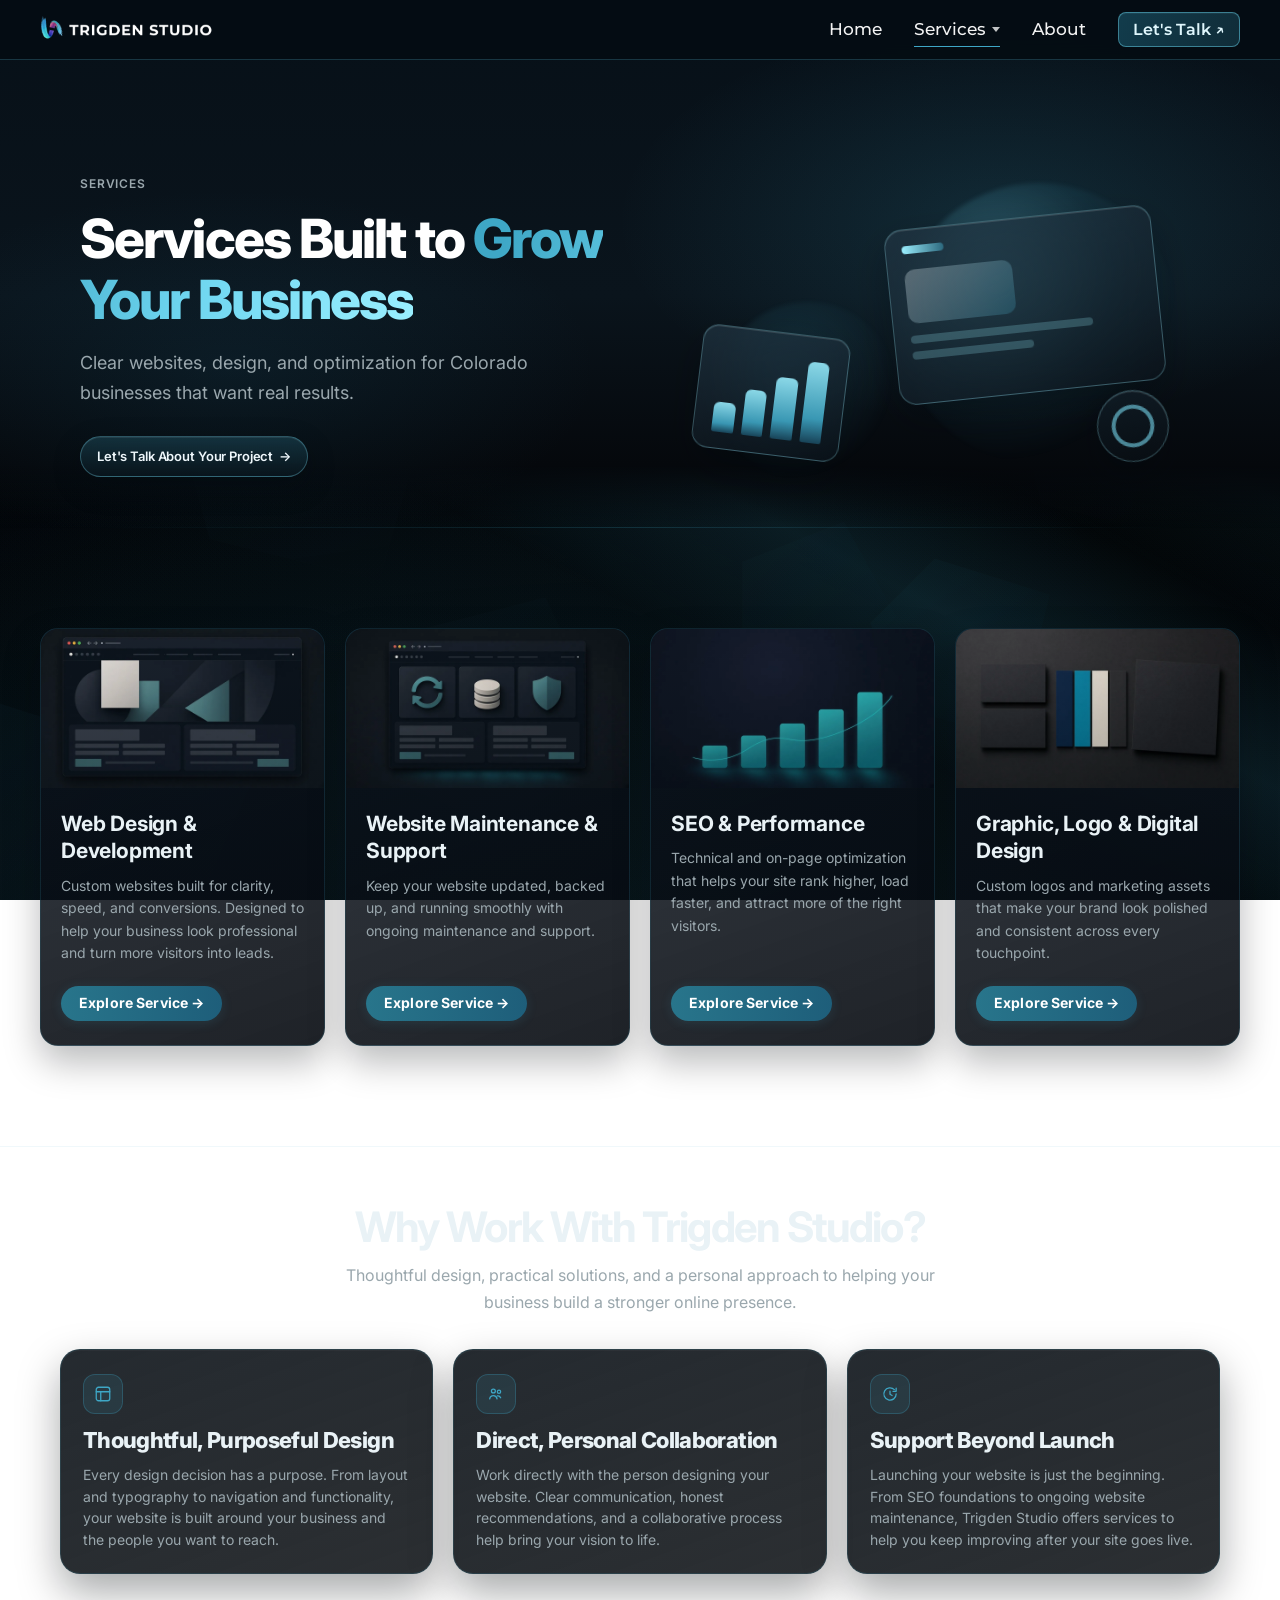
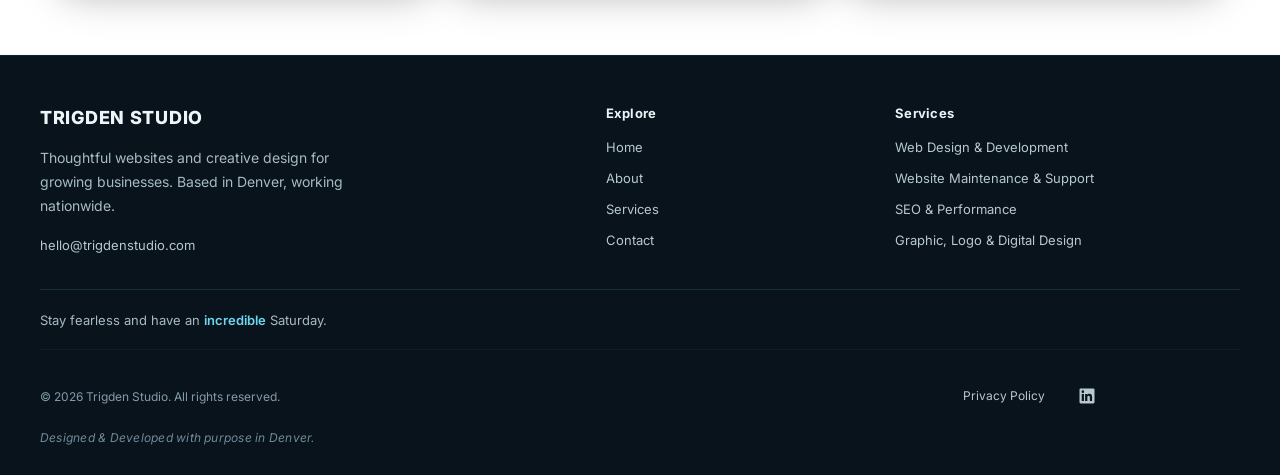
<file: services.html>
<!DOCTYPE html>
<html lang="en">
<head>
  <script src="entry-session.js"></script>
  <meta charset="utf-8" />
  <meta name="viewport" content="width=device-width, initial-scale=1" />
  <script src="consent-defaults.js"></script>
  <script src="cookie-banner.js" defer></script>
  <script src="analytics.js" defer></script>
  <title>Denver Web Design, SEO &amp; Branding Services | Trigden Studio</title>
  <meta name="description" content="Explore web design, website maintenance, SEO, and graphic design from Trigden Studio, helping Colorado businesses build a stronger online presence." />
  <meta name="robots" content="index, follow" />
  <meta name="author" content="Jessica Classon" />
  <link rel="canonical" href="https://trigdenstudio.com/services" />
  <meta property="og:title" content="Services | Trigden Studio" />
  <meta property="og:description" content="Explore web design, website maintenance, SEO, and graphic design from Trigden Studio, helping Colorado businesses build a stronger online presence." />
  <meta property="og:type" content="website" />
  <meta property="og:url" content="https://trigdenstudio.com/services" />
  <meta property="og:site_name" content="Trigden Studio" />
  <meta property="og:image" content="https://trigdenstudio.com/images/og-preview.png" />
  <meta name="twitter:card" content="summary_large_image" />
  <meta name="twitter:title" content="Services | Trigden Studio" />
  <meta name="twitter:description" content="Explore web design, website maintenance, SEO, and graphic design from Trigden Studio, helping Colorado businesses build a stronger online presence." />
  <link rel="preconnect" href="https://fonts.googleapis.com" />
  <link rel="preconnect" href="https://fonts.gstatic.com" crossorigin />
  <link rel="stylesheet" href="style.css?v=welcome-type21" />
  <script src="nav.js?v=launch-safety1" defer></script>
  <link rel="preload" as="style" href="https://fonts.googleapis.com/css2?family=Inter:wght@400;500;600;700;800;900&family=Montserrat:wght@400;500;600;700&display=swap" onload="this.onload=null;this.rel='stylesheet'" />
  <noscript><link rel="stylesheet" href="https://fonts.googleapis.com/css2?family=Inter:wght@400;500;600;700;800;900&family=Montserrat:wght@400;500;600;700&display=swap" /></noscript>
  <link rel="icon" type="image/png" href="images/mobilefav.png" />
  <meta name="theme-color" content="#0b1113" />
  <script type="application/ld+json">
{
  "@context": "https://schema.org",
  "@graph": [
    {
      "@type": "WebPage",
      "@id": "https://trigdenstudio.com/services#webpage",
      "url": "https://trigdenstudio.com/services",
      "name": "Services | Trigden Studio",
      "description": "Web design, website maintenance, SEO, and graphic design from Trigden Studio for Colorado businesses.",
      "isPartOf": {
        "@id": "https://trigdenstudio.com/#website"
      },
      "about": {
        "@id": "https://trigdenstudio.com/#business"
      },
      "inLanguage": "en-US"
    },
    {
      "@type": "ItemList",
      "name": "Trigden Studio services",
      "itemListElement": [
        {
          "@type": "ListItem",
          "position": 1,
          "name": "Web Design & Development",
          "url": "https://trigdenstudio.com/web-design"
        },
        {
          "@type": "ListItem",
          "position": 2,
          "name": "Website Maintenance & Support",
          "url": "https://trigdenstudio.com/website-maintenance"
        },
        {
          "@type": "ListItem",
          "position": 3,
          "name": "SEO Optimization",
          "url": "https://trigdenstudio.com/seo"
        },
        {
          "@type": "ListItem",
          "position": 4,
          "name": "Graphic, Logo & Digital Design",
          "url": "https://trigdenstudio.com/graphic-design"
        }
      ]
    },
    {
      "@type": "BreadcrumbList",
      "itemListElement": [
        {
          "@type": "ListItem",
          "position": 1,
          "name": "Home",
          "item": "https://trigdenstudio.com/"
        },
        {
          "@type": "ListItem",
          "position": 2,
          "name": "Services",
          "item": "https://trigdenstudio.com/services"
        }
      ]
    },
    {
      "@type": "Organization",
      "@id": "https://trigdenstudio.com/#business",
      "name": "Trigden Studio",
      "url": "https://trigdenstudio.com/",
      "email": "hello@trigdenstudio.com",
      "logo": "https://trigdenstudio.com/images/trigdenlogo.png",
      "address": {
        "@type": "PostalAddress",
        "addressLocality": "Denver",
        "addressRegion": "CO",
        "addressCountry": "US"
      }
    },
    {
      "@type": "Service",
      "name": "Web Design & Development",
      "url": "https://trigdenstudio.com/web-design",
      "provider": {
        "@id": "https://trigdenstudio.com/#business"
      },
      "areaServed": [
        {
          "@type": "State",
          "name": "Colorado"
        },
        {
          "@type": "Country",
          "name": "United States"
        }
      ]
    },
    {
      "@type": "Service",
      "name": "Website Maintenance & Support",
      "url": "https://trigdenstudio.com/website-maintenance",
      "provider": {
        "@id": "https://trigdenstudio.com/#business"
      },
      "areaServed": [
        {
          "@type": "State",
          "name": "Colorado"
        },
        {
          "@type": "Country",
          "name": "United States"
        }
      ]
    },
    {
      "@type": "Service",
      "name": "SEO Optimization",
      "url": "https://trigdenstudio.com/seo",
      "provider": {
        "@id": "https://trigdenstudio.com/#business"
      },
      "areaServed": [
        {
          "@type": "State",
          "name": "Colorado"
        },
        {
          "@type": "Country",
          "name": "United States"
        }
      ]
    },
    {
      "@type": "Service",
      "name": "Graphic, Logo & Digital Design",
      "url": "https://trigdenstudio.com/graphic-design",
      "provider": {
        "@id": "https://trigdenstudio.com/#business"
      },
      "areaServed": [
        {
          "@type": "State",
          "name": "Colorado"
        },
        {
          "@type": "Country",
          "name": "United States"
        }
      ]
    }
  ]
}
  </script>
  <script src="/reveal.js?v=fade-rise40-15" defer></script>
  <script src="/footer-message.js?v=3" defer></script>
  <link rel="stylesheet" href="/card-spacing.css?v=1" />
  <link rel="stylesheet" href="/eyebrow-type.css?v=scroll-progress10" />
  <link rel="stylesheet" href="/pill-sizing.css?v=2" />
  <link rel="stylesheet" href="/mobile-hero-buttons.css?v=1" />
</head>
<body class="services-page">
  <div class="site-bg" aria-hidden="true">
    <div class="site-bg__geometry">
      <span class="site-bg__shape site-bg__shape--one"></span>
      <span class="site-bg__shape site-bg__shape--two"></span>
      <span class="site-bg__shape site-bg__shape--three"></span>
      <span class="site-bg__shape site-bg__shape--four"></span>
      <span class="site-bg__shape site-bg__shape--five"></span>
      <span class="site-bg__shape site-bg__shape--six"></span>
      <span class="site-bg__shape site-bg__shape--seven"></span>
      <span class="site-bg__shape site-bg__shape--eight"></span>
      <span class="site-bg__shape site-bg__shape--nine"></span>
    </div>
  </div>
  <a class="skip-link" href="#main-content">Skip to content</a>
  <main id="main">
    <nav id="nav" class="scrolled">
      <a href="/" class="logo" aria-label="Trigden Studio home">
        <picture>
          <source type="image/webp" srcset="images/trigdenlogo-520w.webp 520w, images/trigdenlogo-1040w.webp 1040w" sizes="(max-width: 768px) 125px, 175px" />
          <img src="images/trigdenlogo.png" alt="Trigden Studio" width="175" height="28" />
        </picture>
      </a>
      <input type="checkbox" id="menu-toggle" class="menu-toggle" />
      <button type="button" class="hamburger" aria-label="Open menu" aria-expanded="false" aria-controls="primary-menu">
        <span></span>
        <span></span>
        <span></span>
      </button>
      <ul class="nav-links" id="primary-menu">
        <li><a href="/">Home</a></li>
        <li class="nav-dropdown">
          <a href="/services" class="nav-dropdown__toggle active" aria-current="page" aria-haspopup="true" aria-expanded="false" aria-controls="services-menu">Services<span class="nav-caret" aria-hidden="true"></span></a>
          <ul class="nav-dropdown__menu" id="services-menu">
            <li class="mobile-all-services"><a href="/services">View all services</a></li>
            <li><a href="/web-design">Web Design &amp; Development</a></li>
            <li><a href="/website-maintenance">Website Maintenance &amp; Support</a></li>
            <li><a href="/seo">SEO Optimization</a></li>
            <li><a href="/graphic-design">Graphic &amp; Logo Design</a></li>
          </ul>
        </li>
        <li><a href="/about">About</a></li>
        <li><a href="/contact" class="nav-cta">Let's Talk<span class="nav-cta-arrow" aria-hidden="true"> ↗</span></a></li>
      </ul>
      <a href="/contact" class="nav-cta">Let's Talk<span class="nav-cta-arrow" aria-hidden="true"> ↗</span></a>
    </nav>

    <header id="main-content" tabindex="-1" class="services-overview-hero">
      <div class="services-overview-hero__stage">
        <div class="services-overview-hero__copy">
          <p class="services-eyebrow studio-eyebrow">Services</p>
          <h1>Services Built to <span class="services-overview-hero__accent">Grow Your Business</span></h1>
          <p class="services-overview-sub">Clear websites, design, and optimization for Colorado businesses that want real results.</p>
          <a href="/contact" class="services-overview-hero__cta">Let's Talk About Your Project <span aria-hidden="true">→</span></a>
        </div>
        <div class="services-overview-hero__art" aria-hidden="true">
          <span class="hero-orb hero-orb--a"></span>
          <span class="hero-orb hero-orb--b"></span>
          <div class="hero-panel hero-panel--window">
            <span class="hero-panel__chrome"></span>
            <span class="hero-panel__block"></span>
            <span class="hero-panel__line"></span>
            <span class="hero-panel__line hero-panel__line--short"></span>
          </div>
          <div class="hero-panel hero-panel--growth">
            <span class="hero-bar"></span>
            <span class="hero-bar"></span>
            <span class="hero-bar"></span>
            <span class="hero-bar"></span>
          </div>
          <div class="hero-panel hero-panel--mark"></div>
        </div>
      </div>
    </header>

    <section class="services-overview-grid-wrap" aria-labelledby="services-grid-title">
      <h2 id="services-grid-title" class="sr-only">Service options</h2>
      <div class="about-services-grid services-visual-grid" aria-label="Services">
        <a href="/web-design" class="about-service-card services-visual-card">
          <div class="services-visual-card__media">
            <picture>
              <source type="image/webp" srcset="images/service-web-design.webp" />
              <img src="images/service-web-design.jpg" alt="Generic website browser mockup" width="1280" height="720" loading="lazy" />
            </picture>
          </div>
          <div class="services-visual-card__body">
            <h3>Web Design &amp; Development</h3>
            <p>Custom websites built for clarity, speed, and conversions. Designed to help your business look professional and turn more visitors into leads.</p>
            <span class="about-service-link">Explore Service →</span>
          </div>
        </a>
        <a href="/website-maintenance" class="about-service-card services-visual-card">
          <div class="services-visual-card__media">
            <picture>
              <source type="image/webp" srcset="images/service-maintenance.webp" />
              <img src="images/service-maintenance.jpg" alt="Website dashboard with update, backup, and security symbols" width="1280" height="720" loading="lazy" />
            </picture>
          </div>
          <div class="services-visual-card__body">
            <h3>Website Maintenance &amp; Support</h3>
            <p>Keep your website updated, backed up, and running smoothly with ongoing maintenance and support.</p>
            <span class="about-service-link">Explore Service →</span>
          </div>
        </a>
        <a href="/seo" class="about-service-card services-visual-card">
          <div class="services-visual-card__media">
            <picture>
              <source type="image/webp" srcset="images/service-seo.webp" />
              <img src="images/service-seo.jpg" alt="Generic analytics bar chart graphic" width="1280" height="720" loading="lazy" />
            </picture>
          </div>
          <div class="services-visual-card__body">
            <h3>SEO &amp; Performance</h3>
            <p>Technical and on-page optimization that helps your site rank higher, load faster, and attract more of the right visitors.</p>
            <span class="about-service-link">Explore Service →</span>
          </div>
        </a>
        <a href="/graphic-design" class="about-service-card services-visual-card">
          <div class="services-visual-card__media">
            <picture>
              <source type="image/webp" srcset="images/service-brand.webp" />
              <img src="images/service-brand.jpg" alt="Generic branding materials and color palette" width="1280" height="720" loading="lazy" />
            </picture>
          </div>
          <div class="services-visual-card__body">
            <h3>Graphic, Logo &amp; Digital Design</h3>
            <p>Custom logos and marketing assets that make your brand look polished and consistent across every touchpoint.</p>
            <span class="about-service-link">Explore Service →</span>
          </div>
        </a>
      </div>
    </section>

    <section class="services-support-section" aria-labelledby="why-title">
      <div class="services-support-block">
        <div class="services-support-header">
          <h2 id="why-title" class="services-support-title services-overview-why-title">Why Work With Trigden Studio?</h2>
          <p class="services-overview-why-intro">Thoughtful design, practical solutions, and a personal approach to helping your business build a stronger online presence.</p>
        </div>
        <div class="services-support-cards" aria-label="Why work with Trigden Studio">
          <article class="support-card">
            <div class="support-icon" aria-hidden="true">
              <svg viewBox="0 0 24 24" fill="none" stroke="currentColor" stroke-width="1.7" stroke-linecap="round" stroke-linejoin="round">
                <rect x="3" y="3" width="18" height="18" rx="3"></rect>
                <path d="M3 9h18"></path>
                <path d="M9 9v12"></path>
              </svg>
            </div>
            <h3>Thoughtful, Purposeful Design</h3>
            <p>Every design decision has a purpose. From layout and typography to navigation and functionality, your website is built around your business and the people you want to reach.</p>
          </article>
          <article class="support-card">
            <div class="support-icon" aria-hidden="true">
              <svg viewBox="0 0 24 24" fill="none" stroke="currentColor" stroke-width="1.7" stroke-linecap="round" stroke-linejoin="round">
                <circle cx="8.5" cy="8" r="2.6"></circle>
                <circle cx="16" cy="9" r="2.2"></circle>
                <path d="M3.6 18.5c.5-2.8 2.6-4.3 4.9-4.3s4.4 1.5 4.9 4.3"></path>
                <path d="M13.8 14.6c1.6-.4 3.4.4 4.4 2.4"></path>
              </svg>
            </div>
            <h3>Direct, Personal Collaboration</h3>
            <p>Work directly with the person designing your website. Clear communication, honest recommendations, and a collaborative process help bring your vision to life.</p>
          </article>
          <article class="support-card">
            <div class="support-icon" aria-hidden="true">
              <svg viewBox="0 0 24 24" fill="none" stroke="currentColor" stroke-width="1.7" stroke-linecap="round" stroke-linejoin="round">
                <path d="M20.2 12a8.2 8.2 0 1 1-2.4-5.8"></path>
                <path d="M20.2 4.2v4.2h-4.2"></path>
                <path d="M12 8.2v4.2l2.8 1.6"></path>
              </svg>
            </div>
            <h3>Support Beyond Launch</h3>
            <p>Launching your website is just the beginning. From SEO foundations to ongoing website maintenance, Trigden Studio offers services to help you keep improving after your site goes live.</p>
          </article>
        </div>
      </div>
    </section>

    <footer class="site-footer">
  <div class="footer-studio-grid">
    <div class="footer-studio-brand">
      <a class="footer-brand" href="/">TRIGDEN STUDIO</a>
      <p>Thoughtful websites and creative design for growing businesses. Based in Denver, working nationwide.</p>
      <a href="mailto:hello@trigdenstudio.com">hello@trigdenstudio.com</a>
    </div>
    <nav class="footer-studio-nav" aria-label="Footer navigation">
      <h2>Explore</h2>
      <a href="/">Home</a><a href="/about">About</a><a href="/services">Services</a><a href="/contact">Contact</a>
    </nav>
    <nav class="footer-studio-nav" aria-label="Footer services">
      <h2><a href="/services">Services</a></h2>
      <a href="/web-design">Web Design &amp; Development</a>
      <a href="/website-maintenance">Website Maintenance &amp; Support</a>
      <a href="/seo">SEO &amp; Performance</a>
      <a href="/graphic-design">Graphic, Logo &amp; Digital Design</a>
    </nav>
  </div>
  <div class="footer-signature"><p>Stay fearless and have <span id="rotating-article">an</span> <span class="rotating-word">incredible</span> <span id="current-day">day</span>.</p></div>
  <div class="footer-bottom">
    <p class="footer-copyright">© <span id="year"></span> Trigden Studio. All rights reserved.</p>
    <div class="footer-legal"><a href="/privacy">Privacy Policy</a><a class="footer-linkedin" href="https://www.linkedin.com/in/jessicaclasson" target="_blank" rel="noopener noreferrer" aria-label="Jessica Classon on LinkedIn">
      <svg xmlns="http://www.w3.org/2000/svg" width="18" height="18" viewBox="0 0 24 24" fill="currentColor" aria-hidden="true" focusable="false"><path d="M20.45 2H3.55C2.69 2 2 2.68 2 3.52v16.96c0 .84.69 1.52 1.55 1.52h16.9c.86 0 1.55-.68 1.55-1.52V3.52c0-.84-.69-1.52-1.55-1.52ZM7.93 18.75H4.98V9.2h2.95v9.55ZM6.45 7.9a1.71 1.71 0 1 1 0-3.42 1.71 1.71 0 0 1 0 3.42Zm12.3 10.85H15.8v-4.65c0-1.11-.02-2.54-1.55-2.54-1.55 0-1.79 1.21-1.79 2.46v4.73H9.51V9.2h2.83v1.3h.04c.39-.74 1.36-1.52 2.79-1.52 2.98 0 3.58 1.96 3.58 4.51v5.26Z"/></svg>
    </a></div>
  </div>
  <p class="footer-tagline">Designed &amp; Developed with purpose in Denver.</p>
</footer>
  </main>
  <script>
    document.getElementById('year').textContent = new Date().getFullYear();
    const currentDayElement = document.getElementById('current-day');
    if (currentDayElement) {
      currentDayElement.textContent = new Date().toLocaleDateString(undefined, { weekday: 'long' });
    }
  </script>
</body>
</html>
</file>
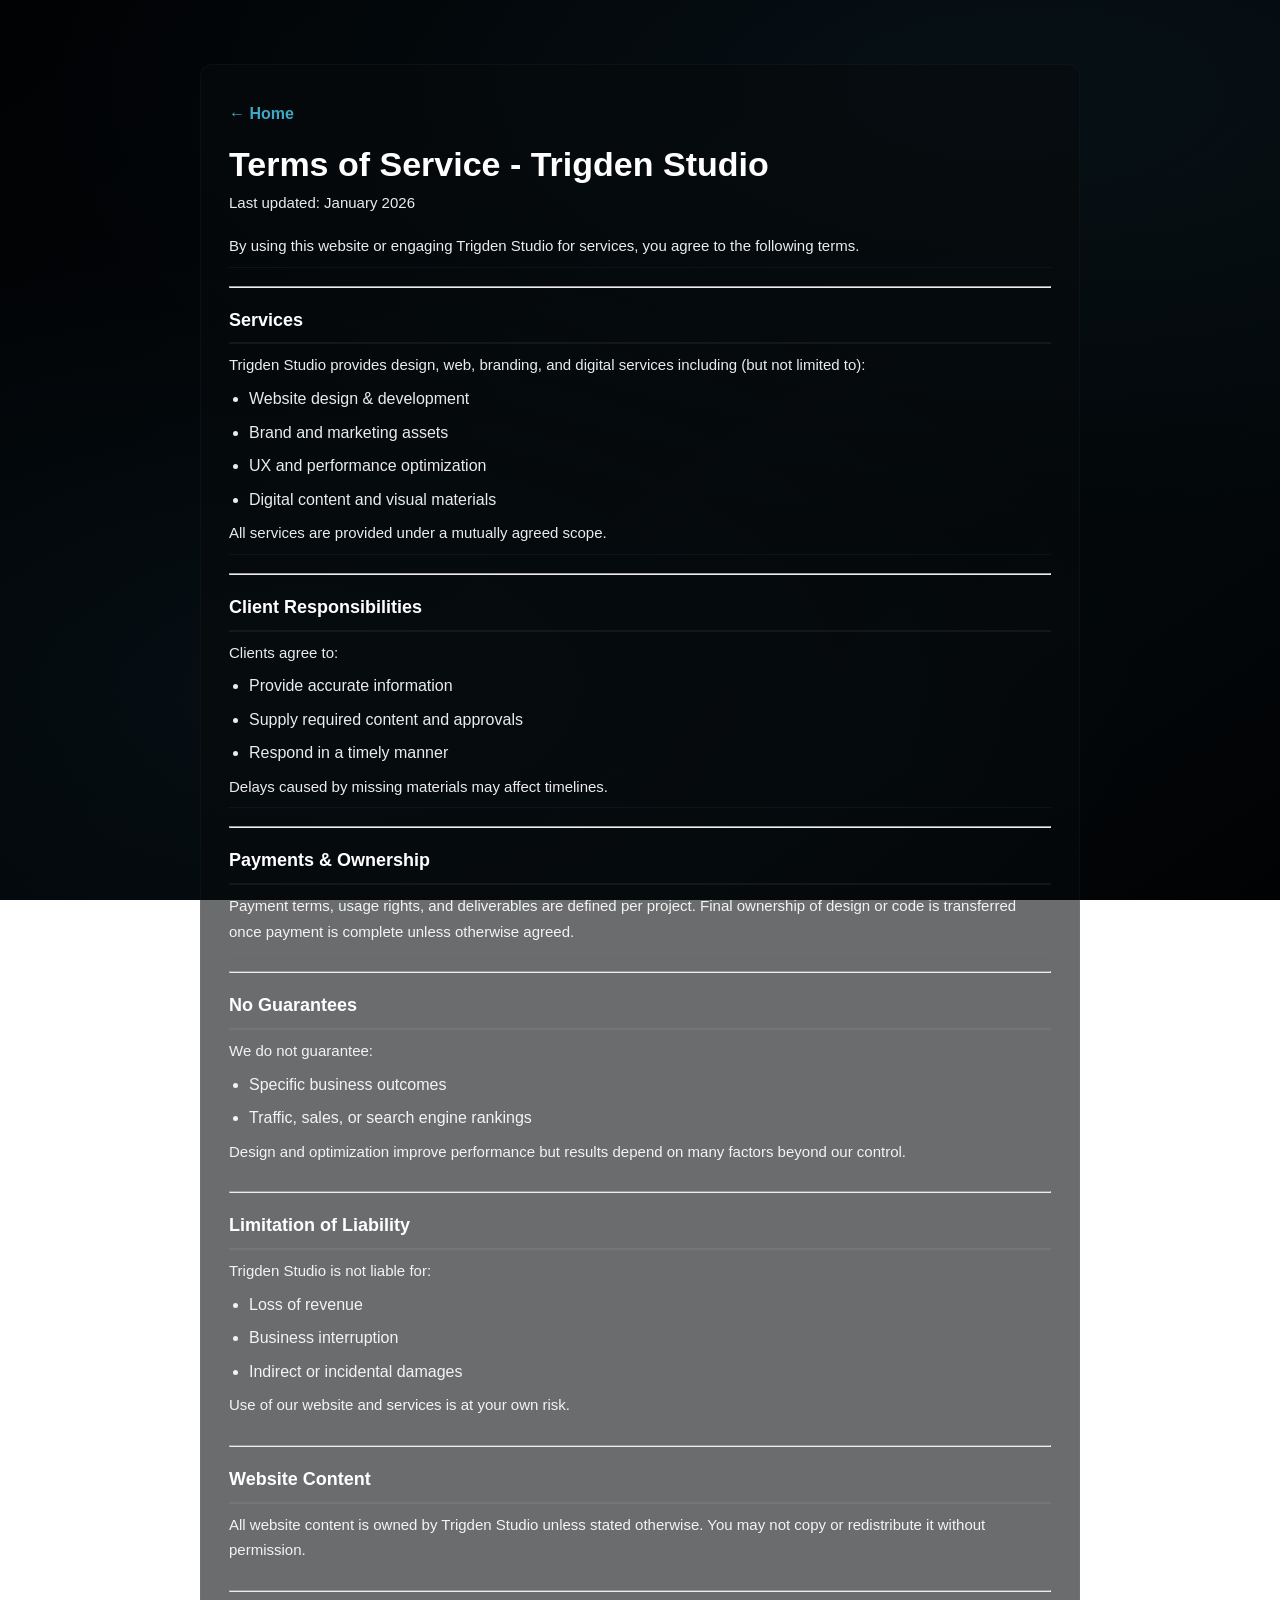
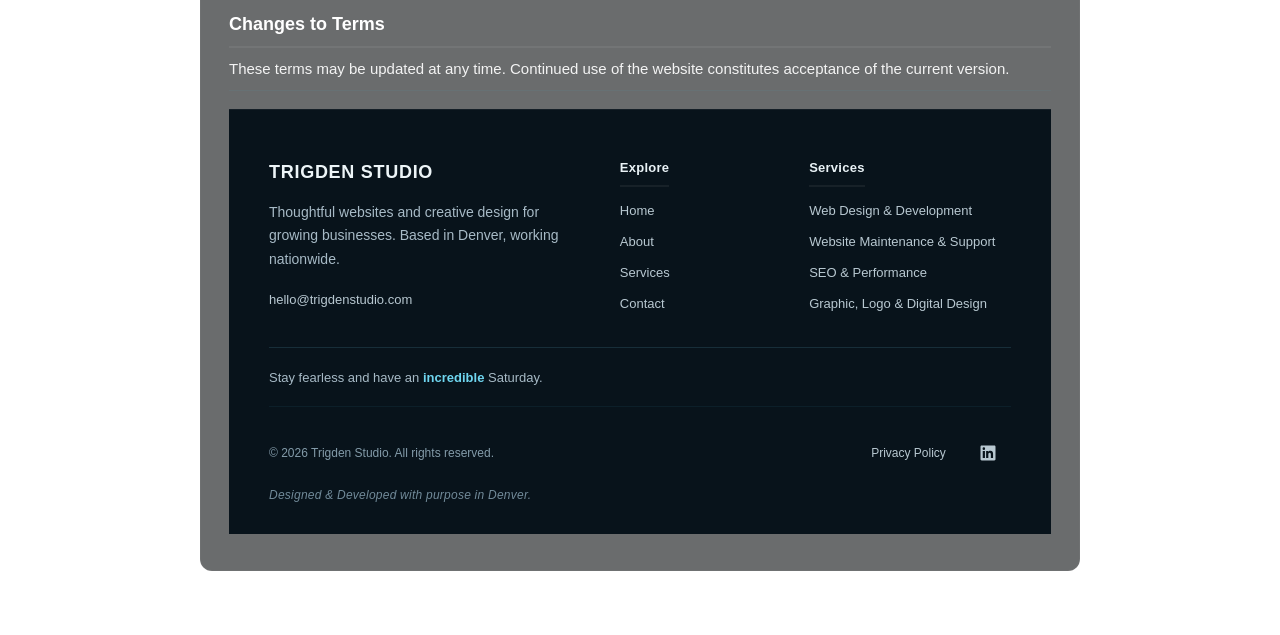
<file: terms.html>
<!DOCTYPE html>
<html lang="en">
<head>
  <script src="entry-session.js"></script>
  <meta charset="utf-8" />
  <meta name="viewport" content="width=device-width, initial-scale=1" />
  <script src="consent-defaults.js"></script>
  <script src="cookie-banner.js" defer></script>
  <script src="analytics.js" defer></script>
  <title>Terms of Service - Trigden Studio</title>
  <meta name="description" content="Review Trigden Studio’s terms for website and creative services, including project scope, client responsibilities, payments, revisions, and usage rights." />
  <meta name="robots" content="noindex, follow" />
  <meta name="googlebot" content="noindex, follow, max-snippet:-1, max-image-preview:large, max-video-preview:-1" />
  <meta name="author" content="Jessica Classon" />
  <link rel="canonical" href="https://trigdenstudio.com/terms" />
  <meta property="og:title" content="Terms of Service - Trigden Studio" />
  <meta property="og:description" content="Review Trigden Studio’s terms for website and creative services, including project scope, client responsibilities, payments, revisions, and usage rights." />
  <meta property="og:type" content="website" />
  <meta property="og:url" content="https://trigdenstudio.com/terms" />
  <meta property="og:site_name" content="Trigden Studio" />
  <meta property="og:locale" content="en_US" />
  <meta property="og:image" content="https://trigdenstudio.com/images/og-preview.png" />
  <meta property="og:image:type" content="image/png" />
  <meta property="og:image:width" content="1200" />
  <meta property="og:image:height" content="630" />
  <meta property="og:image:alt" content="Trigden Studio social preview" />
  <meta name="twitter:card" content="summary_large_image" />
  <meta name="twitter:title" content="Terms of Service - Trigden Studio" />
  <meta name="twitter:description" content="Review Trigden Studio’s terms for website and creative services, including project scope, client responsibilities, payments, revisions, and usage rights." />
  <meta name="twitter:url" content="https://trigdenstudio.com/terms" />
  <meta name="twitter:image" content="https://trigdenstudio.com/images/og-preview.png" />
  <meta name="twitter:image:alt" content="Trigden Studio social preview" />
  <link rel="icon" type="image/png" sizes="192x192" href="https://trigdenstudio.com/images/mobilefav.png">
  <link rel="icon" type="image/png" sizes="48x48" href="https://trigdenstudio.com/images/mobilefav.png">
  <link rel="apple-touch-icon" sizes="180x180" href="https://trigdenstudio.com/images/mobilefav.png">
  <link rel="shortcut icon" href="https://trigdenstudio.com/images/mobilefav.png">
  <link rel="manifest" href="/site.webmanifest">
  <meta name="theme-color" content="#0b1113">
  <link rel="stylesheet" href="style.css?v=welcome-type21" />
  <script src="/reveal.js?v=fade-rise40-15" defer></script>
  <script src="/footer-message.js?v=3" defer></script>
  <link rel="stylesheet" href="/card-spacing.css?v=1" />
  <link rel="stylesheet" href="/eyebrow-type.css?v=scroll-progress10" />
  <link rel="stylesheet" href="/pill-sizing.css?v=2" />
</head>
<body>
  <main class="policy-page">
    <header class="policy-header">
      <a href="/" class="back-home">← Home</a>
      <h1>Terms of Service - Trigden Studio</h1>
      <p class="last-updated">Last updated: January 2026</p>
    </header>

    <section>
      <p>By using this website or engaging Trigden Studio for services, you agree to the following terms.</p>
    </section>

    <hr />

    <section>
      <h2>Services</h2>
      <p>Trigden Studio provides design, web, branding, and digital services including (but not limited to):</p>
      <ul>
        <li>Website design &amp; development</li>
        <li>Brand and marketing assets</li>
        <li>UX and performance optimization</li>
        <li>Digital content and visual materials</li>
      </ul>
      <p>All services are provided under a mutually agreed scope.</p>
    </section>

    <hr />

    <section>
      <h2>Client Responsibilities</h2>
      <p>Clients agree to:</p>
      <ul>
        <li>Provide accurate information</li>
        <li>Supply required content and approvals</li>
        <li>Respond in a timely manner</li>
      </ul>
      <p>Delays caused by missing materials may affect timelines.</p>
    </section>

    <hr />

    <section>
      <h2>Payments &amp; Ownership</h2>
      <p>Payment terms, usage rights, and deliverables are defined per project. Final ownership of design or code is transferred once payment is complete unless otherwise agreed.</p>
    </section>

    <hr />

    <section>
      <h2>No Guarantees</h2>
      <p>We do not guarantee:</p>
      <ul>
        <li>Specific business outcomes</li>
        <li>Traffic, sales, or search engine rankings</li>
      </ul>
      <p>Design and optimization improve performance but results depend on many factors beyond our control.</p>
    </section>

    <hr />

    <section>
      <h2>Limitation of Liability</h2>
      <p>Trigden Studio is not liable for:</p>
      <ul>
        <li>Loss of revenue</li>
        <li>Business interruption</li>
        <li>Indirect or incidental damages</li>
      </ul>
      <p>Use of our website and services is at your own risk.</p>
    </section>

    <hr />

    <section>
      <h2>Website Content</h2>
      <p>All website content is owned by Trigden Studio unless stated otherwise. You may not copy or redistribute it without permission.</p>
    </section>

    <hr />

    <section>
      <h2>Changes to Terms</h2>
      <p>These terms may be updated at any time. Continued use of the website constitutes acceptance of the current version.</p>
    </section>

    <footer class="site-footer">
  <div class="footer-studio-grid">
    <div class="footer-studio-brand">
      <a class="footer-brand" href="/">TRIGDEN STUDIO</a>
      <p>Thoughtful websites and creative design for growing businesses. Based in Denver, working nationwide.</p>
      <a href="mailto:hello@trigdenstudio.com">hello@trigdenstudio.com</a>
    </div>
    <nav class="footer-studio-nav" aria-label="Footer navigation">
      <h2>Explore</h2>
      <a href="/">Home</a><a href="/about">About</a><a href="/services">Services</a><a href="/contact">Contact</a>
    </nav>
    <nav class="footer-studio-nav" aria-label="Footer services">
      <h2><a href="/services">Services</a></h2>
      <a href="/web-design">Web Design &amp; Development</a>
      <a href="/website-maintenance">Website Maintenance &amp; Support</a>
      <a href="/seo">SEO &amp; Performance</a>
      <a href="/graphic-design">Graphic, Logo &amp; Digital Design</a>
    </nav>
  </div>
  <div class="footer-signature"><p>Stay fearless and have <span id="rotating-article">an</span> <span class="rotating-word">incredible</span> <span id="current-day">day</span>.</p></div>
  <div class="footer-bottom">
    <p class="footer-copyright">© <span id="year"></span> Trigden Studio. All rights reserved.</p>
    <div class="footer-legal"><a href="/privacy">Privacy Policy</a><a class="footer-linkedin" href="https://www.linkedin.com/in/jessicaclasson" target="_blank" rel="noopener noreferrer" aria-label="Jessica Classon on LinkedIn">
      <svg xmlns="http://www.w3.org/2000/svg" width="18" height="18" viewBox="0 0 24 24" fill="currentColor" aria-hidden="true" focusable="false"><path d="M20.45 2H3.55C2.69 2 2 2.68 2 3.52v16.96c0 .84.69 1.52 1.55 1.52h16.9c.86 0 1.55-.68 1.55-1.52V3.52c0-.84-.69-1.52-1.55-1.52ZM7.93 18.75H4.98V9.2h2.95v9.55ZM6.45 7.9a1.71 1.71 0 1 1 0-3.42 1.71 1.71 0 0 1 0 3.42Zm12.3 10.85H15.8v-4.65c0-1.11-.02-2.54-1.55-2.54-1.55 0-1.79 1.21-1.79 2.46v4.73H9.51V9.2h2.83v1.3h.04c.39-.74 1.36-1.52 2.79-1.52 2.98 0 3.58 1.96 3.58 4.51v5.26Z"/></svg>
    </a></div>
  </div>
  <p class="footer-tagline">Designed &amp; Developed with purpose in Denver.</p>
</footer>
  </main>
</body>
</html>
</file>
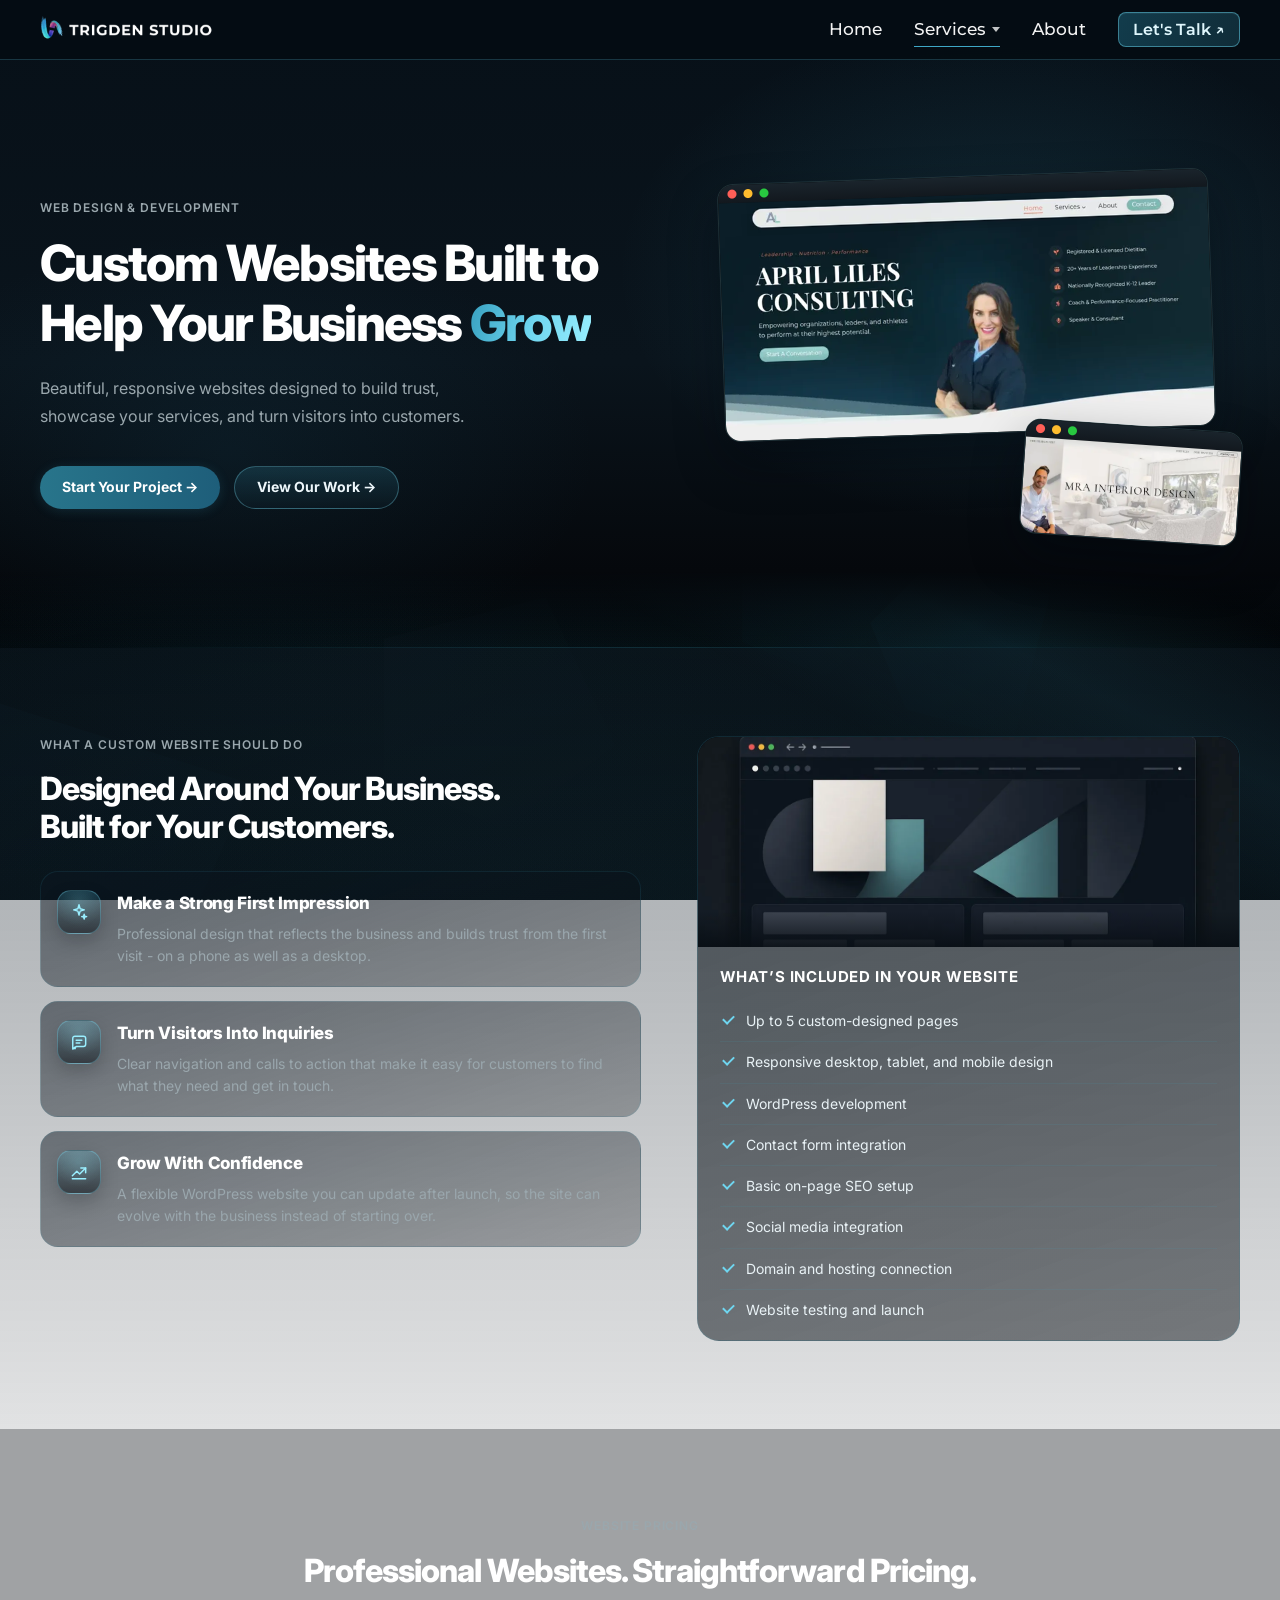
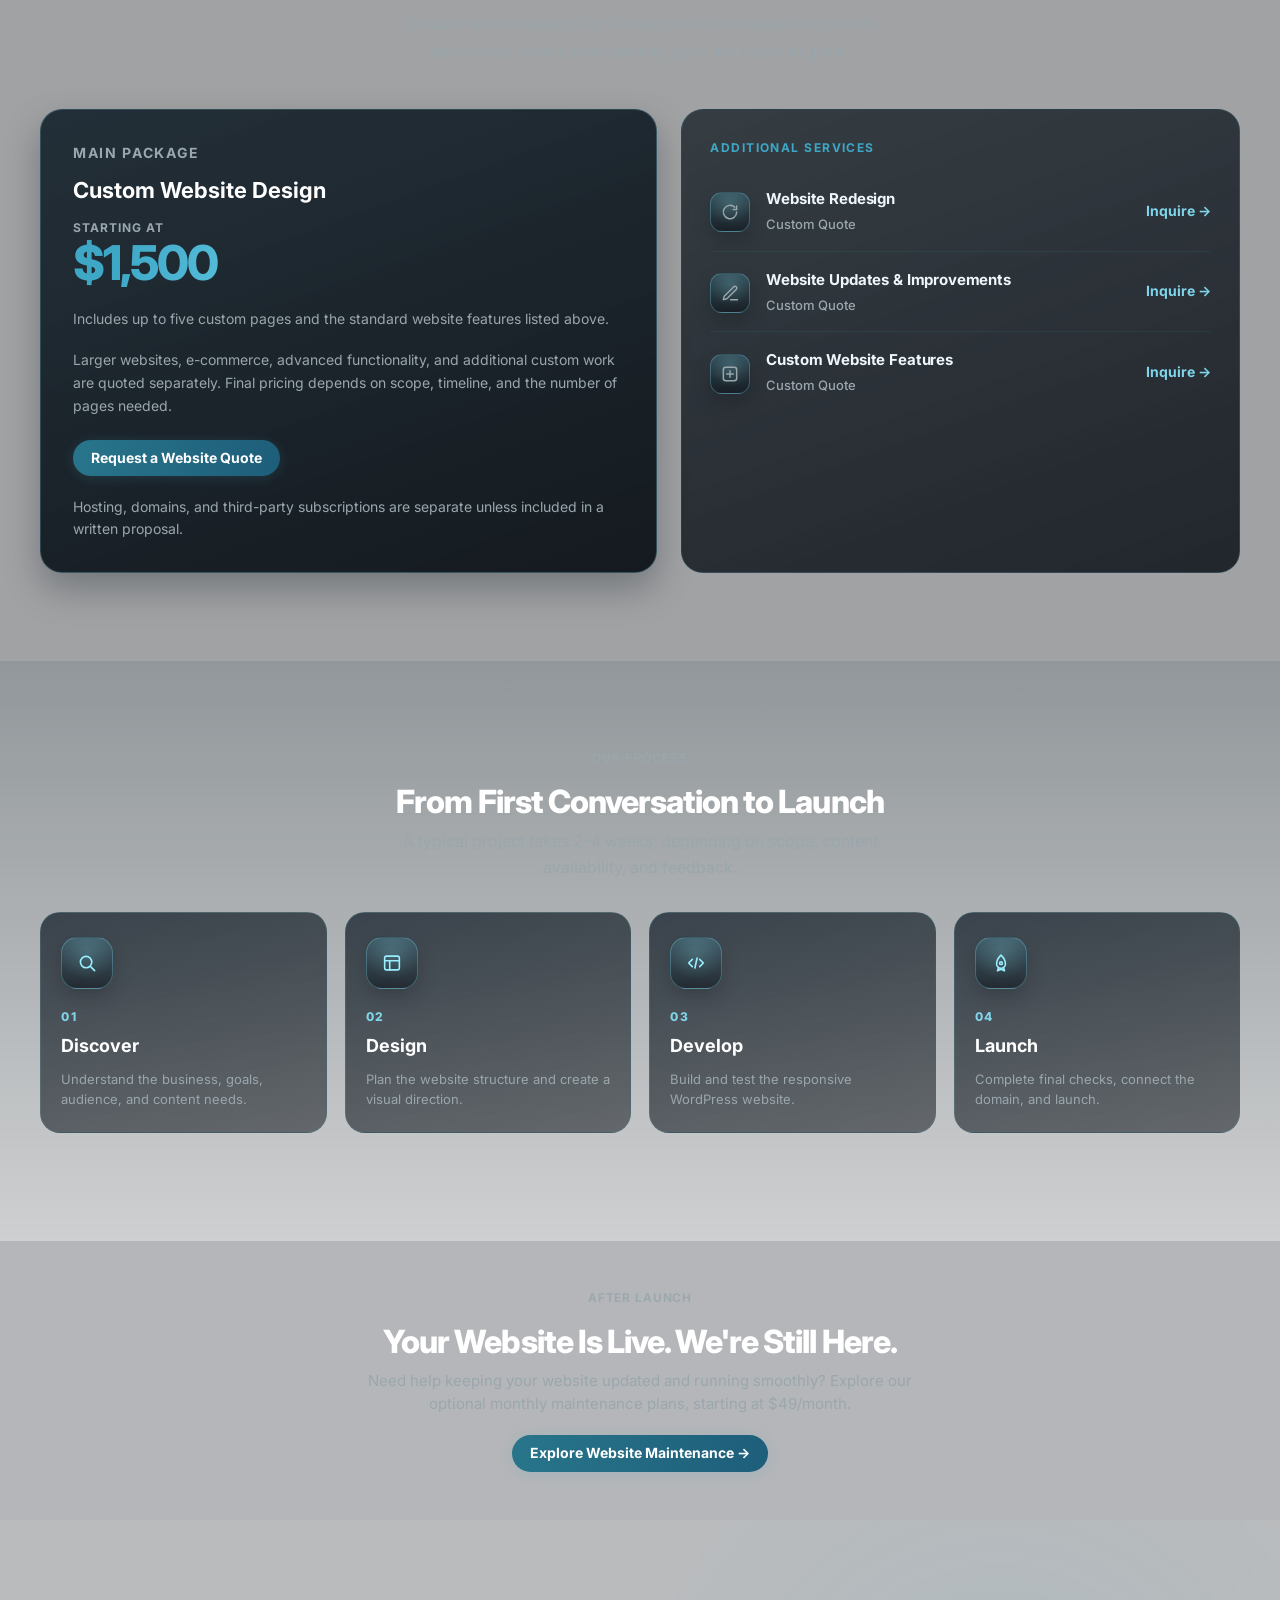
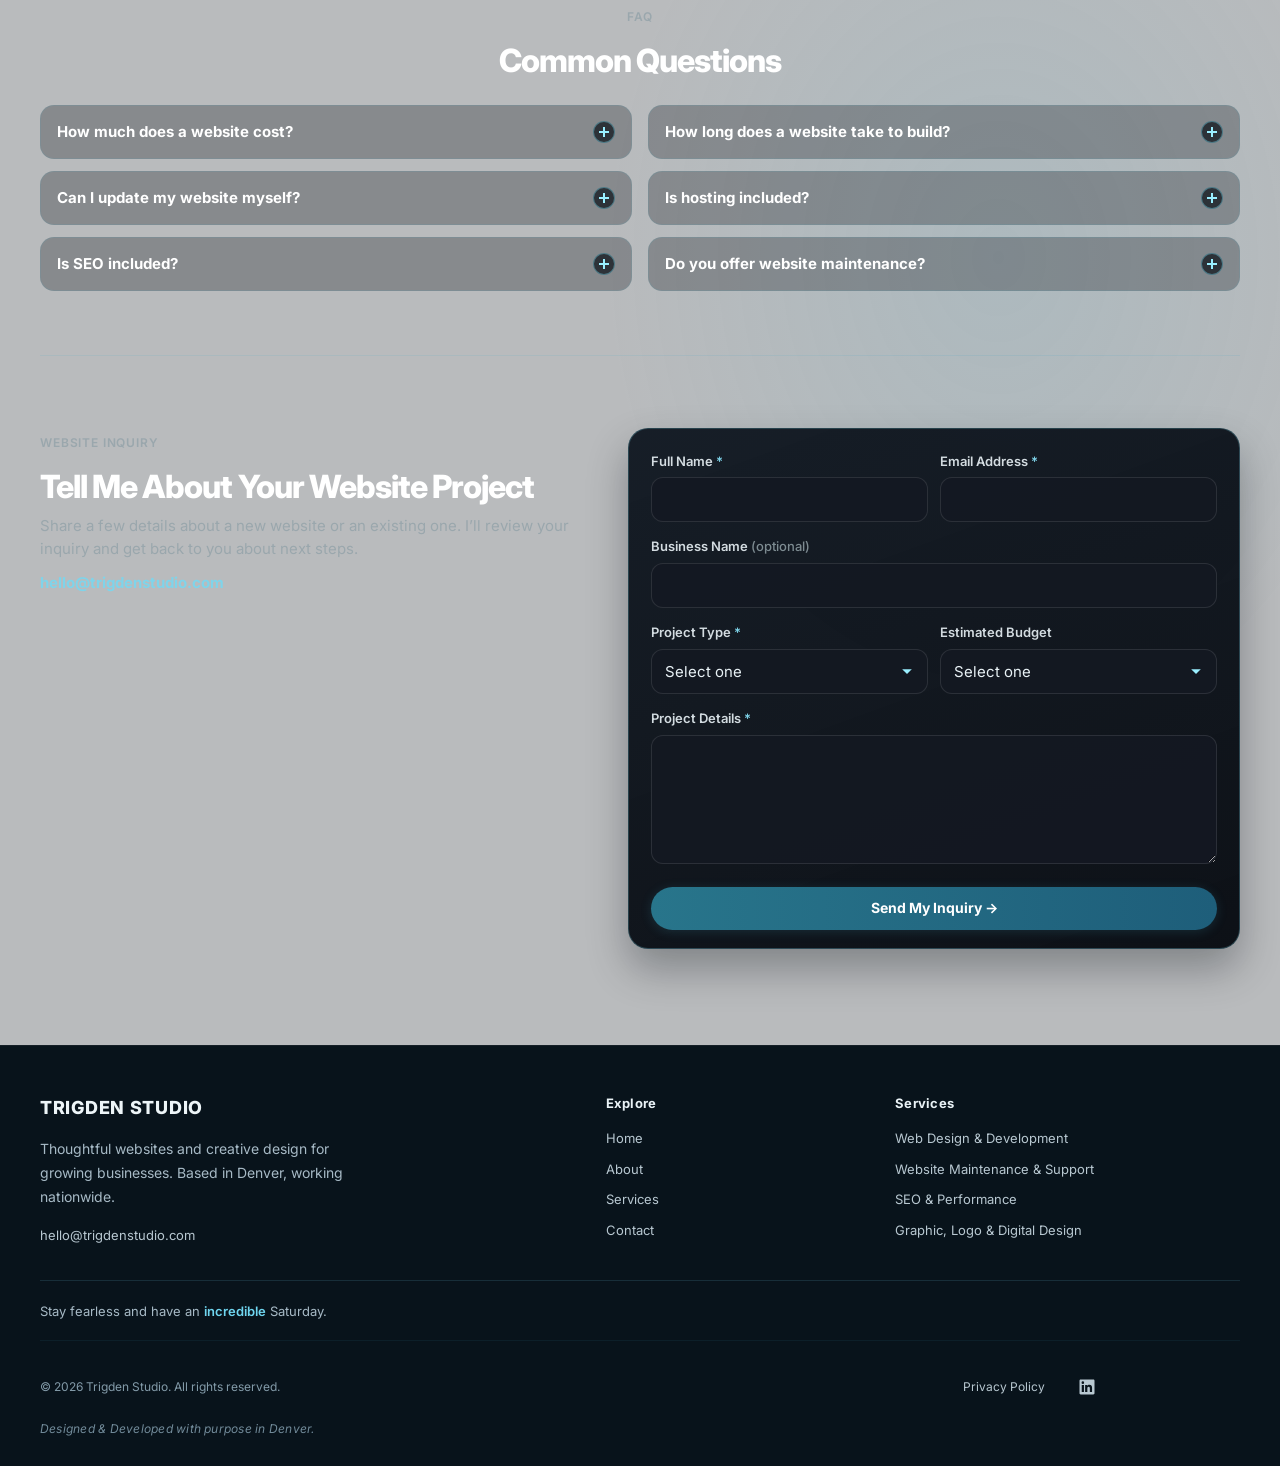
<file: web-design.html>
<!DOCTYPE html>
<html lang="en">
<head>
  <script src="entry-session.js"></script>
  <meta charset="utf-8" />
  <meta name="viewport" content="width=device-width, initial-scale=1" />
  <script src="consent-defaults.js"></script>
  <script src="cookie-banner.js" defer></script>
  <script src="analytics.js" defer></script>
  <title>Denver Web Design &amp; WordPress Websites | Trigden Studio</title>
  <meta name="description" content="Custom web design for Denver and Colorado small businesses. WordPress sites from $1,500, designed to look professional and turn visitors into customers." />
  <meta name="robots" content="index, follow" />
  <meta name="author" content="Jessica Classon" />
  <link rel="canonical" href="https://trigdenstudio.com/web-design" />
  <meta property="og:title" content="Denver Web Design &amp; WordPress Websites | Trigden Studio" />
  <meta property="og:description" content="Custom web design for Denver and Colorado small businesses. WordPress sites from $1,500, designed to look professional and turn visitors into customers." />
  <meta property="og:type" content="website" />
  <meta property="og:url" content="https://trigdenstudio.com/web-design" />
  <meta property="og:site_name" content="Trigden Studio" />
  <meta property="og:locale" content="en_US" />
  <meta property="og:image" content="https://trigdenstudio.com/images/og-preview.png" />
  <meta property="og:image:alt" content="Trigden Studio social preview" />
  <meta name="twitter:card" content="summary_large_image" />
  <meta name="twitter:title" content="Denver Web Design &amp; WordPress Websites | Trigden Studio" />
  <meta name="twitter:description" content="Custom web design for Denver and Colorado small businesses. WordPress sites from $1,500, designed to look professional and turn visitors into customers." />
  <meta name="twitter:image" content="https://trigdenstudio.com/images/og-preview.png" />
  <link rel="icon" type="image/png" href="images/mobilefav.png" />
  <link rel="manifest" href="/site.webmanifest" />
  <meta name="theme-color" content="#0b1113" />
  <link rel="preconnect" href="https://fonts.googleapis.com" />
  <link rel="preconnect" href="https://fonts.gstatic.com" crossorigin />
  <link rel="stylesheet" href="style.css?v=welcome-type21" />
  <link rel="stylesheet" href="web-design.css?v=pricing-space7" />
  <script src="nav.js?v=launch-safety1" defer></script>
  <link rel="preload" as="style" href="https://fonts.googleapis.com/css2?family=Inter:wght@400;500;600;700;800;900&family=Montserrat:wght@400;500;600;700&display=swap" onload="this.onload=null;this.rel='stylesheet'" />
  <noscript><link rel="stylesheet" href="https://fonts.googleapis.com/css2?family=Inter:wght@400;500;600;700;800;900&family=Montserrat:wght@400;500;600;700&display=swap" /></noscript>
  <script type="application/ld+json">
  {
    "@context": "https://schema.org",
    "@graph": [
      {
        "@type": "Service",
        "name": "Web Design & Development",
        "serviceType": "Web design and WordPress development",
        "url": "https://trigdenstudio.com/web-design",
        "description": "Custom website design and WordPress development for small businesses in Denver and Colorado, starting at $1,500.",
        "areaServed": [
          { "@type": "City", "name": "Denver" },
          { "@type": "State", "name": "Colorado" }
        ],
        "provider": {
          "@type": "ProfessionalService",
          "name": "Trigden Studio",
          "url": "https://trigdenstudio.com/",
          "email": "hello@trigdenstudio.com",
          "address": {
            "@type": "PostalAddress",
            "addressLocality": "Denver",
            "addressRegion": "CO",
            "addressCountry": "US"
          }
        },
        "offers": {
          "@type": "Offer",
          "price": "1500",
          "priceCurrency": "USD",
          "description": "Starting at $1,500 for up to 5 custom pages"
        }
      },
      {
        "@type": "BreadcrumbList",
        "itemListElement": [
          { "@type": "ListItem", "position": 1, "name": "Home", "item": "https://trigdenstudio.com/" },
          { "@type": "ListItem", "position": 2, "name": "Web Design", "item": "https://trigdenstudio.com/web-design" }
        ]
      }
    ]
  }
  </script>
  <script src="/reveal.js?v=fade-rise40-15" defer></script>
  <script src="/footer-message.js?v=3" defer></script>
  <link rel="stylesheet" href="/card-spacing.css?v=1" />
  <link rel="stylesheet" href="/eyebrow-type.css?v=scroll-progress10" />
  <link rel="stylesheet" href="/pill-sizing.css?v=2" />
  <link rel="stylesheet" href="/mobile-hero-buttons.css?v=1" />
  <script src="form-safety.js?v=confirmation2"></script>
  <link rel="stylesheet" href="form-confirmation.css?v=1" />
</head>
<body class="web-page">
  <div class="site-bg" aria-hidden="true">
    <div class="site-bg__geometry">
      <span class="site-bg__shape site-bg__shape--one"></span>
      <span class="site-bg__shape site-bg__shape--two"></span>
      <span class="site-bg__shape site-bg__shape--three"></span>
      <span class="site-bg__shape site-bg__shape--four"></span>
      <span class="site-bg__shape site-bg__shape--five"></span>
      <span class="site-bg__shape site-bg__shape--six"></span>
      <span class="site-bg__shape site-bg__shape--seven"></span>
      <span class="site-bg__shape site-bg__shape--eight"></span>
      <span class="site-bg__shape site-bg__shape--nine"></span>
    </div>
  </div>
  <a class="skip-link" href="#main-content">Skip to content</a>
  <main id="main">
    <nav id="nav" class="scrolled">
      <a href="/" class="logo" aria-label="Trigden Studio home">
        <picture>
          <source type="image/webp" srcset="images/trigdenlogo-520w.webp 520w, images/trigdenlogo-1040w.webp 1040w" sizes="(max-width: 768px) 125px, 175px" />
          <img src="images/trigdenlogo.png" alt="Trigden Studio" width="175" height="28" />
        </picture>
      </a>
      <input type="checkbox" id="menu-toggle" class="menu-toggle" />
      <button type="button" class="hamburger" aria-label="Open menu" aria-expanded="false" aria-controls="primary-menu">
        <span></span>
        <span></span>
        <span></span>
      </button>
      <ul class="nav-links" id="primary-menu">
        <li><a href="/">Home</a></li>
        <li class="nav-dropdown">
          <a href="/services" class="nav-dropdown__toggle active" aria-haspopup="true" aria-expanded="false" aria-controls="services-menu">Services<span class="nav-caret" aria-hidden="true"></span></a>
          <ul class="nav-dropdown__menu" id="services-menu">
            <li class="mobile-all-services"><a href="/services">View all services</a></li>
            <li><a href="/web-design" class="active" aria-current="page">Web Design &amp; Development</a></li>
            <li><a href="/website-maintenance">Website Maintenance &amp; Support</a></li>
            <li><a href="/seo">SEO Optimization</a></li>
            <li><a href="/graphic-design">Graphic &amp; Logo Design</a></li>
          </ul>
        </li>
        <li><a href="/about">About</a></li>
        <li><a href="/contact" class="nav-cta">Let's Talk<span class="nav-cta-arrow" aria-hidden="true"> ↗</span></a></li>
      </ul>
      <a href="/contact" class="nav-cta">Let's Talk<span class="nav-cta-arrow" aria-hidden="true"> ↗</span></a>
    </nav>

    <header id="main-content" tabindex="-1" class="web-hero">
      <div class="web-hero__stage">
        <div class="web-hero__copy">
          <p class="services-eyebrow studio-eyebrow">Web Design &amp; Development</p>
          <h1>Custom Websites Built to Help Your Business <span class="web-accent">Grow</span></h1>
          <p class="web-lead">Beautiful, responsive websites designed to build trust, showcase your services, and turn visitors into customers.</p>
          <div class="web-hero__actions">
            <a href="#inquiry" class="web-btn web-btn--fill">Start Your Project →</a>
            <a href="/#work" class="web-btn web-btn--ghost">View Our Work →</a>
          </div>
        </div>
        <div class="web-hero__art">
          <div class="web-frame web-frame--desktop">
            <span class="web-frame__chrome" aria-hidden="true"></span>
            <img src="images/april-liles-1400.webp" srcset="images/april-liles-700.webp 700w, images/april-liles-1400.webp 1400w" sizes="(max-width: 768px) 90vw, 520px" alt="April Liles Consulting website on a desktop browser mockup" width="1400" height="681" />
          </div>
          <div class="web-frame web-frame--overlay">
            <span class="web-frame__chrome" aria-hidden="true"></span>
            <img src="images/mralandingpage-600w.webp" alt="MRA Interior Design website preview" width="600" height="264" />
          </div>
        </div>
      </div>
    </header>

    <section class="web-section web-offer" aria-labelledby="approach-heading">
      <div class="web-wrap web-offer__grid">
        <div>
          <div class="web-section__head">
            <p class="services-eyebrow studio-eyebrow">What a custom website should do</p>
            <h2 id="approach-heading">Designed Around Your Business. Built for Your Customers.</h2>
          </div>
          <div class="web-benefits__list">
            <article class="web-benefit">
              <span class="web-ico" aria-hidden="true">
                <svg viewBox="0 0 24 24" fill="none" stroke="currentColor" stroke-width="1.75" stroke-linecap="round" stroke-linejoin="round"><path d="M12 3.2 13.35 8.1 18.4 9.5 13.35 10.9 12 15.8 10.65 10.9 5.6 9.5 10.65 8.1 12 3.2Z"/><path d="M18.2 14.6 18.85 16.9 21.2 17.55 18.85 18.2 18.2 20.5 17.55 18.2 15.2 17.55 17.55 16.9 18.2 14.6Z"/></svg>
              </span>
              <div>
                <h3>Make a Strong First Impression</h3>
                <p>Professional design that reflects the business and builds trust from the first visit - on a phone as well as a desktop.</p>
              </div>
            </article>
            <article class="web-benefit">
              <span class="web-ico" aria-hidden="true">
                <svg viewBox="0 0 24 24" fill="none" stroke="currentColor" stroke-width="1.75" stroke-linecap="round" stroke-linejoin="round"><path d="M7.2 18.2 4.5 20.5V7.6A2.6 2.6 0 0 1 7.1 5h10.3A2.6 2.6 0 0 1 20 7.6v7.2a2.6 2.6 0 0 1-2.6 2.6H8.4l-1.2 2.8Z"/><path d="M8.6 10h6.8M8.6 13.2h4.4"/></svg>
              </span>
              <div>
                <h3>Turn Visitors Into Inquiries</h3>
                <p>Clear navigation and calls to action that make it easy for customers to find what they need and get in touch.</p>
              </div>
            </article>
            <article class="web-benefit">
              <span class="web-ico" aria-hidden="true">
                <svg viewBox="0 0 24 24" fill="none" stroke="currentColor" stroke-width="1.75" stroke-linecap="round" stroke-linejoin="round"><path d="M4 16.4 9.4 11l3.4 3.4L20 7.2"/><path d="M14.2 7.2H20v5.8"/><path d="M4 20h16"/></svg>
              </span>
              <div>
                <h3>Grow With Confidence</h3>
                <p>A flexible WordPress website you can update after launch, so the site can evolve with the business instead of starting over.</p>
              </div>
            </article>
          </div>
        </div>
        <div class="web-included">
          <div class="web-included__visual">
            <img src="images/service-web-design.webp" alt="Abstract custom website layout" width="1200" height="675" />
          </div>
          <div class="web-included__body">
            <h3 id="included-heading">What’s Included in Your Website</h3>
            <ul class="web-included__list">
              <li>
                <span class="web-included__icon" aria-hidden="true"></span>
                Up to 5 custom-designed pages
              </li>
              <li>
                <span class="web-included__icon" aria-hidden="true"></span>
                Responsive desktop, tablet, and mobile design
              </li>
              <li>
                <span class="web-included__icon" aria-hidden="true"></span>
                WordPress development
              </li>
              <li>
                <span class="web-included__icon" aria-hidden="true"></span>
                Contact form integration
              </li>
              <li>
                <span class="web-included__icon" aria-hidden="true"></span>
                Basic on-page SEO setup
              </li>
              <li>
                <span class="web-included__icon" aria-hidden="true"></span>
                Social media integration
              </li>
              <li>
                <span class="web-included__icon" aria-hidden="true"></span>
                Domain and hosting connection
              </li>
              <li>
                <span class="web-included__icon" aria-hidden="true"></span>
                Website testing and launch
              </li>
            </ul>
          </div>
        </div>
      </div>
    </section>

    <section class="web-section web-pricing" aria-labelledby="pricing-heading">
      <div class="web-wrap">
        <div class="web-section__head">
          <p class="services-eyebrow studio-eyebrow">Website Pricing</p>
          <h2 id="pricing-heading">Professional Websites. Straightforward Pricing.</h2>
          <p class="web-lead">Custom website design for Denver small businesses and clients nationwide, with a clear starting point and room to grow.</p>
        </div>
        <div class="web-pricing__grid">
          <article class="web-price-panel">
            <p class="web-price-panel__label">Main package</p>
            <h3>Custom Website Design</h3>
            <p class="web-price-panel__amount">
              <span class="web-price-panel__starting">Starting at</span>
              <span class="web-price-panel__figure">$1,500</span>
            </p>
            <p>Includes up to five custom pages and the standard website features listed above.</p>
            <p>Larger websites, e-commerce, advanced functionality, and additional custom work are quoted separately. Final pricing depends on scope, timeline, and the number of pages needed.</p>
            <a href="#inquiry" class="web-btn web-btn--fill">Request a Website Quote</a>
            <p class="web-note">Hosting, domains, and third-party subscriptions are separate unless included in a written proposal.</p>
          </article>
          <aside class="web-add-on">
            <p class="web-add-on__label">Additional services</p>
            <ul>
              <li>
                <span class="web-ico web-ico--sm" aria-hidden="true">
                  <svg viewBox="0 0 24 24" fill="none" stroke="currentColor" stroke-width="1.75" stroke-linecap="round" stroke-linejoin="round"><path d="M20 12a8 8 0 1 1-2.3-5.6"/><path d="M20 4.8V9h-4.2"/></svg>
                </span>
                <div>
                  <strong>Website Redesign</strong>
                  <span>Custom Quote</span>
                </div>
                <a href="#inquiry" class="web-add-on__link js-inquiry-need" data-inquiry-need="Website Redesign">Inquire →</a>
              </li>
              <li>
                <span class="web-ico web-ico--sm" aria-hidden="true">
                  <svg viewBox="0 0 24 24" fill="none" stroke="currentColor" stroke-width="1.75" stroke-linecap="round" stroke-linejoin="round"><path d="M12.8 20.2H21"/><path d="M16.6 4.4a2.2 2.2 0 0 1 3.1 3.1L8.2 18.9 4 20l1.1-4.2 11.5-11.4Z"/></svg>
                </span>
                <div>
                  <strong>Website Updates &amp; Improvements</strong>
                  <span>Custom Quote</span>
                </div>
                <a href="#inquiry" class="web-add-on__link js-inquiry-need" data-inquiry-need="Website Updates &amp; Improvements">Inquire →</a>
              </li>
              <li>
                <span class="web-ico web-ico--sm" aria-hidden="true">
                  <svg viewBox="0 0 24 24" fill="none" stroke="currentColor" stroke-width="1.75" stroke-linecap="round" stroke-linejoin="round"><rect x="4" y="4" width="16" height="16" rx="3"/><path d="M12 8v8M8 12h8"/></svg>
                </span>
                <div>
                  <strong>Custom Website Features</strong>
                  <span>Custom Quote</span>
                </div>
                <a href="#inquiry" class="web-add-on__link js-inquiry-need" data-inquiry-need="Custom Website Features">Inquire →</a>
              </li>
            </ul>
          </aside>
        </div>
      </div>
    </section>

    <section class="web-section web-process" aria-labelledby="process-heading">
      <div class="web-wrap">
        <div class="web-section__head">
          <p class="services-eyebrow studio-eyebrow">Our Process</p>
          <h2 id="process-heading">From First Conversation to Launch</h2>
          <p class="web-lead">A typical project takes 2–4 weeks, depending on scope, content availability, and feedback.</p>
        </div>
        <ol class="web-steps">
          <li>
            <span class="web-ico web-ico--step" aria-hidden="true">
              <svg viewBox="0 0 24 24" fill="none" stroke="currentColor" stroke-width="1.75" stroke-linecap="round" stroke-linejoin="round"><circle cx="11" cy="11" r="6.2"/><path d="m16.2 16.2 4.1 4.1"/></svg>
            </span>
            <span class="web-steps__num">01</span>
            <h3>Discover</h3>
            <p>Understand the business, goals, audience, and content needs.</p>
          </li>
          <li>
            <span class="web-ico web-ico--step" aria-hidden="true">
              <svg viewBox="0 0 24 24" fill="none" stroke="currentColor" stroke-width="1.75" stroke-linecap="round" stroke-linejoin="round"><rect x="4" y="4.5" width="16" height="15" rx="2"/><path d="M4 9.5h16M9.5 9.5V19.5"/></svg>
            </span>
            <span class="web-steps__num">02</span>
            <h3>Design</h3>
            <p>Plan the website structure and create a visual direction.</p>
          </li>
          <li>
            <span class="web-ico web-ico--step" aria-hidden="true">
              <svg viewBox="0 0 24 24" fill="none" stroke="currentColor" stroke-width="1.75" stroke-linecap="round" stroke-linejoin="round"><path d="m8 8-4 4 4 4"/><path d="m16 8 4 4-4 4"/><path d="m13.2 6.5-2.4 11"/></svg>
            </span>
            <span class="web-steps__num">03</span>
            <h3>Develop</h3>
            <p>Build and test the responsive WordPress website.</p>
          </li>
          <li>
            <span class="web-ico web-ico--step" aria-hidden="true">
              <svg viewBox="0 0 24 24" fill="none" stroke="currentColor" stroke-width="1.75" stroke-linecap="round" stroke-linejoin="round"><path d="M12 3.4c2.7 2.5 4.8 6.2 4.8 9.6a4.8 4.8 0 1 1-9.6 0c0-3.4 2.1-7.1 4.8-9.6Z"/><circle cx="12" cy="12.2" r="1.5"/><path d="M9.4 16.6 8.2 20.4 12 18.8l3.8 1.6-1.2-3.8"/></svg>
            </span>
            <span class="web-steps__num">04</span>
            <h3>Launch</h3>
            <p>Complete final checks, connect the domain, and launch.</p>
          </li>
        </ol>
      </div>
    </section>

    <section class="web-section web-care" aria-labelledby="care-heading">
      <div class="web-wrap">
        <div class="web-care__intro">
          <p class="services-eyebrow studio-eyebrow">After Launch</p>
          <h2 id="care-heading">Your Website Is Live. We're Still Here.</h2>
          <p>Need help keeping your website updated and running smoothly? Explore our optional monthly maintenance plans, starting at $49/month.</p>
        </div>
        <a href="/website-maintenance" class="web-btn web-btn--fill">Explore Website Maintenance →</a>
      </div>
    </section>

    <section class="web-section web-close" aria-labelledby="faq-heading">
      <div class="web-wrap">
        <div class="web-faq">
          <div class="web-section__head">
            <p class="services-eyebrow studio-eyebrow">FAQ</p>
            <h2 id="faq-heading">Common Questions</h2>
          </div>
          <div class="web-faq__list">
            <details>
              <summary>How much does a website cost? <span class="web-faq__icon" aria-hidden="true"></span></summary>
              <p>Custom website design starts at $1,500 for up to five pages and the standard features listed above. Larger sites, e-commerce, and extra custom work are quoted separately. Final pricing depends on scope, timeline, and the number of pages needed.</p>
            </details>
            <details>
              <summary>How long does a website take to build? <span class="web-faq__icon" aria-hidden="true"></span></summary>
              <p>Most projects take 2–4 weeks, depending on scope, how quickly content is available, and the feedback round.</p>
            </details>
            <details>
              <summary>Can I update my website myself? <span class="web-faq__icon" aria-hidden="true"></span></summary>
              <p>Yes. WordPress sites are set up so you can update everyday content. If you’d rather not, Growth Care includes up to 30 minutes of minor content edits per month. <a href="/website-maintenance">See maintenance plans and eligibility</a>.</p>
            </details>
            <details>
              <summary>Is hosting included? <span class="web-faq__icon" aria-hidden="true"></span></summary>
              <p>Hosting, domains, and third-party subscriptions are separate unless they’re included in a written proposal. We can connect the domain and hosting you already have, or help you get set up.</p>
            </details>
            <details>
              <summary>Is SEO included? <span class="web-faq__icon" aria-hidden="true"></span></summary>
              <p>Basic on-page SEO setup is part of the website package. Ongoing SEO and performance work is a separate service.</p>
            </details>
            <details>
              <summary>Do you offer website maintenance? <span class="web-faq__icon" aria-hidden="true"></span></summary>
              <p>Yes. Maintenance is optional and available for qualifying websites after review. <a href="/website-maintenance">Visit Website Maintenance &amp; Support</a> for current packages, pricing, eligibility, and exclusions.</p>
            </details>
          </div>
        </div>
        <div class="web-inquiry" id="inquiry">
          <div class="web-inquiry__copy">
            <p class="services-eyebrow studio-eyebrow">Website inquiry</p>
            <h2 id="inquiry-heading">Tell Me About Your Website Project</h2>
            <p>Share a few details about a new website or an existing one. I’ll review your inquiry and get back to you about next steps.</p>
            <p class="web-inquiry__email"><a href="mailto:hello@trigdenstudio.com">hello@trigdenstudio.com</a></p>
          </div>
          <form class="web-form" id="inquiry-form" action="https://formspree.io/f/xreaqvyn" method="POST">
          <input type="hidden" name="_subject" value="Website project inquiry - Trigden Studio" />
          <div class="web-form__honeypot" aria-hidden="true">
            <label for="inquiry-company">Company website</label>
            <input type="text" id="inquiry-company" name="_gotcha" tabindex="-1" autocomplete="off" />
          </div>
          <div class="web-form__row">
            <div class="web-form__field">
              <label for="inquiry-name">Full Name <span class="web-form__req">*</span></label>
              <input type="text" id="inquiry-name" name="name" autocomplete="name" required maxlength="120" />
            </div>
            <div class="web-form__field">
              <label for="inquiry-email">Email Address <span class="web-form__req">*</span></label>
              <input type="email" id="inquiry-email" name="email" autocomplete="email" required maxlength="160" />
            </div>
          </div>
          <div class="web-form__field">
            <label for="inquiry-business">Business Name <span class="web-form__optional">(optional)</span></label>
            <input type="text" id="inquiry-business" name="business" autocomplete="organization" maxlength="160" />
          </div>
          <div class="web-form__row">
            <div class="web-form__field">
              <label for="inquiry-need">Project Type <span class="web-form__req">*</span></label>
              <select id="inquiry-need" name="need" required>
                <option value="" selected disabled>Select one</option>
                <option value="New Website">New Website</option>
                <option value="Website Redesign">Website Redesign</option>
                <option value="Website Updates &amp; Improvements">Website Updates &amp; Improvements</option>
                <option value="Custom Website Features">Custom Website Features</option>
                <option value="Website Maintenance">Website Maintenance</option>
                <option value="Not Sure Yet">Not Sure Yet</option>
              </select>
            </div>
            <div class="web-form__field">
              <label for="inquiry-budget">Estimated Budget</label>
              <select id="inquiry-budget" name="budget">
                <option value="" selected>Select one</option>
                <option value="$1,500–$2,500">$1,500–$2,500</option>
                <option value="$2,500–$5,000">$2,500–$5,000</option>
                <option value="$5,000+">$5,000+</option>
                <option value="Not Sure Yet">Not Sure Yet</option>
              </select>
            </div>
          </div>
          <div class="web-form__field">
            <label for="inquiry-message">Project Details <span class="web-form__req">*</span></label>
            <textarea id="inquiry-message" name="message" required minlength="12" maxlength="4000" rows="5"></textarea>
          </div>
          <button type="submit" class="web-btn web-btn--fill web-form__submit" id="inquiry-submit">Send My Inquiry →</button>
          <p class="web-form__status" id="inquiry-status" role="status" aria-live="polite"></p>
        </form>
        </div>
      </div>
    </section>

    <footer class="site-footer">
  <div class="footer-studio-grid">
    <div class="footer-studio-brand">
      <a class="footer-brand" href="/">TRIGDEN STUDIO</a>
      <p>Thoughtful websites and creative design for growing businesses. Based in Denver, working nationwide.</p>
      <a href="mailto:hello@trigdenstudio.com">hello@trigdenstudio.com</a>
    </div>
    <nav class="footer-studio-nav" aria-label="Footer navigation">
      <h2>Explore</h2>
      <a href="/">Home</a><a href="/about">About</a><a href="/services">Services</a><a href="/contact">Contact</a>
    </nav>
    <nav class="footer-studio-nav" aria-label="Footer services">
      <h2><a href="/services">Services</a></h2>
      <a href="/web-design">Web Design &amp; Development</a>
      <a href="/website-maintenance">Website Maintenance &amp; Support</a>
      <a href="/seo">SEO &amp; Performance</a>
      <a href="/graphic-design">Graphic, Logo &amp; Digital Design</a>
    </nav>
  </div>
  <div class="footer-signature"><p>Stay fearless and have <span id="rotating-article">an</span> <span class="rotating-word">incredible</span> <span id="current-day">day</span>.</p></div>
  <div class="footer-bottom">
    <p class="footer-copyright">© <span id="year"></span> Trigden Studio. All rights reserved.</p>
    <div class="footer-legal"><a href="/privacy">Privacy Policy</a><a class="footer-linkedin" href="https://www.linkedin.com/in/jessicaclasson" target="_blank" rel="noopener noreferrer" aria-label="Jessica Classon on LinkedIn">
      <svg xmlns="http://www.w3.org/2000/svg" width="18" height="18" viewBox="0 0 24 24" fill="currentColor" aria-hidden="true" focusable="false"><path d="M20.45 2H3.55C2.69 2 2 2.68 2 3.52v16.96c0 .84.69 1.52 1.55 1.52h16.9c.86 0 1.55-.68 1.55-1.52V3.52c0-.84-.69-1.52-1.55-1.52ZM7.93 18.75H4.98V9.2h2.95v9.55ZM6.45 7.9a1.71 1.71 0 1 1 0-3.42 1.71 1.71 0 0 1 0 3.42Zm12.3 10.85H15.8v-4.65c0-1.11-.02-2.54-1.55-2.54-1.55 0-1.79 1.21-1.79 2.46v4.73H9.51V9.2h2.83v1.3h.04c.39-.74 1.36-1.52 2.79-1.52 2.98 0 3.58 1.96 3.58 4.51v5.26Z"/></svg>
    </a></div>
  </div>
  <p class="footer-tagline">Designed &amp; Developed with purpose in Denver.</p>
</footer>
  </main>
  <script>
    document.getElementById('year').textContent = new Date().getFullYear();
    const currentDayElement = document.getElementById('current-day');
    if (currentDayElement) {
      currentDayElement.textContent = new Date().toLocaleDateString(undefined, { weekday: 'long' });
    }

    const inquiryForm = document.getElementById('inquiry-form');
    const inquiryStatus = document.getElementById('inquiry-status');
    const inquiryNeed = document.getElementById('inquiry-need');
    const inquirySection = document.getElementById('inquiry');

    const scrollToInquiry = () => {
      if (!inquirySection) return;
      inquirySection.scrollIntoView({ behavior: matchMedia('(prefers-reduced-motion: reduce)').matches ? 'auto' : 'smooth', block: 'start' });
    };

    document.querySelectorAll('a[href="#inquiry"]').forEach((link) => {
      link.addEventListener('click', (event) => {
        event.preventDefault();
        const need = link.getAttribute('data-inquiry-need');
        if (need && inquiryNeed) {
          inquiryNeed.value = need;
        }
        scrollToInquiry();
        if (need && inquiryNeed) {
          inquiryNeed.focus({ preventScroll: true });
        }
        history.replaceState(null, '', '#inquiry');
      });
    });

    if (inquiryForm && inquiryStatus && window.trigdenForms) {
      inquiryForm.addEventListener('submit', async (event) => {
        event.preventDefault();
        const submitButton = document.getElementById('inquiry-submit');
        const honeypot = inquiryForm.querySelector('[name="_gotcha"]');
        if (submitButton?.disabled) return;

        inquiryStatus.classList.remove('is-error', 'is-success');

        if (!window.trigdenForms.validate(inquiryForm)) {
          inquiryForm.reportValidity();
          inquiryStatus.textContent = 'Please complete the required fields and try again.';
          inquiryStatus.classList.add('is-error');
          inquiryForm.querySelector(':invalid')?.focus();
          return;
        }

        if (honeypot && honeypot.value) {
          window.trigdenForms.blocked(inquiryStatus);
          return;
        }

        const formData = new FormData(inquiryForm);
        inquiryStatus.textContent = 'Sending your inquiry...';
        if (submitButton) submitButton.disabled = true;
        inquiryForm.setAttribute('aria-busy', 'true');

        try {
          const { response, result } = await window.trigdenForms.request(inquiryForm.action, {
            method: 'POST',
            body: formData,
            headers: { Accept: 'application/json' }
          });

          if (window.trigdenForms.isSuccess(response, result)) {
            await window.trigdenForms.success(inquiryForm, inquiryStatus);
          } else {
            const apiMessage = result?.errors?.[0]?.message || result?.error;
            inquiryStatus.textContent = apiMessage
              ? apiMessage
              : 'Something went wrong. Your details are preserved. Please retry or email hello@trigdenstudio.com.';
            inquiryStatus.classList.add('is-error');
          }
        } catch (error) {
          if (error.name === 'AbortError') {
            inquiryStatus.textContent = 'The request timed out. Your details are preserved. Please retry or email hello@trigdenstudio.com if you are unsure whether it was received.';
            inquiryStatus.classList.add('is-error');
            return;
          }
          inquiryStatus.textContent = 'Network error. Your details are preserved. Please retry or email hello@trigdenstudio.com.';
          inquiryStatus.classList.add('is-error');
        } finally {
          inquiryForm.removeAttribute('aria-busy');
          if (inquiryForm.dataset.submitted !== 'true') {
            window.trigdenForms.focusStatus(inquiryStatus);
            if (submitButton) submitButton.disabled = false;
          }
        }
      });
      inquiryForm.noValidate = true;
    }
  </script>
</body>
</html>
</file>
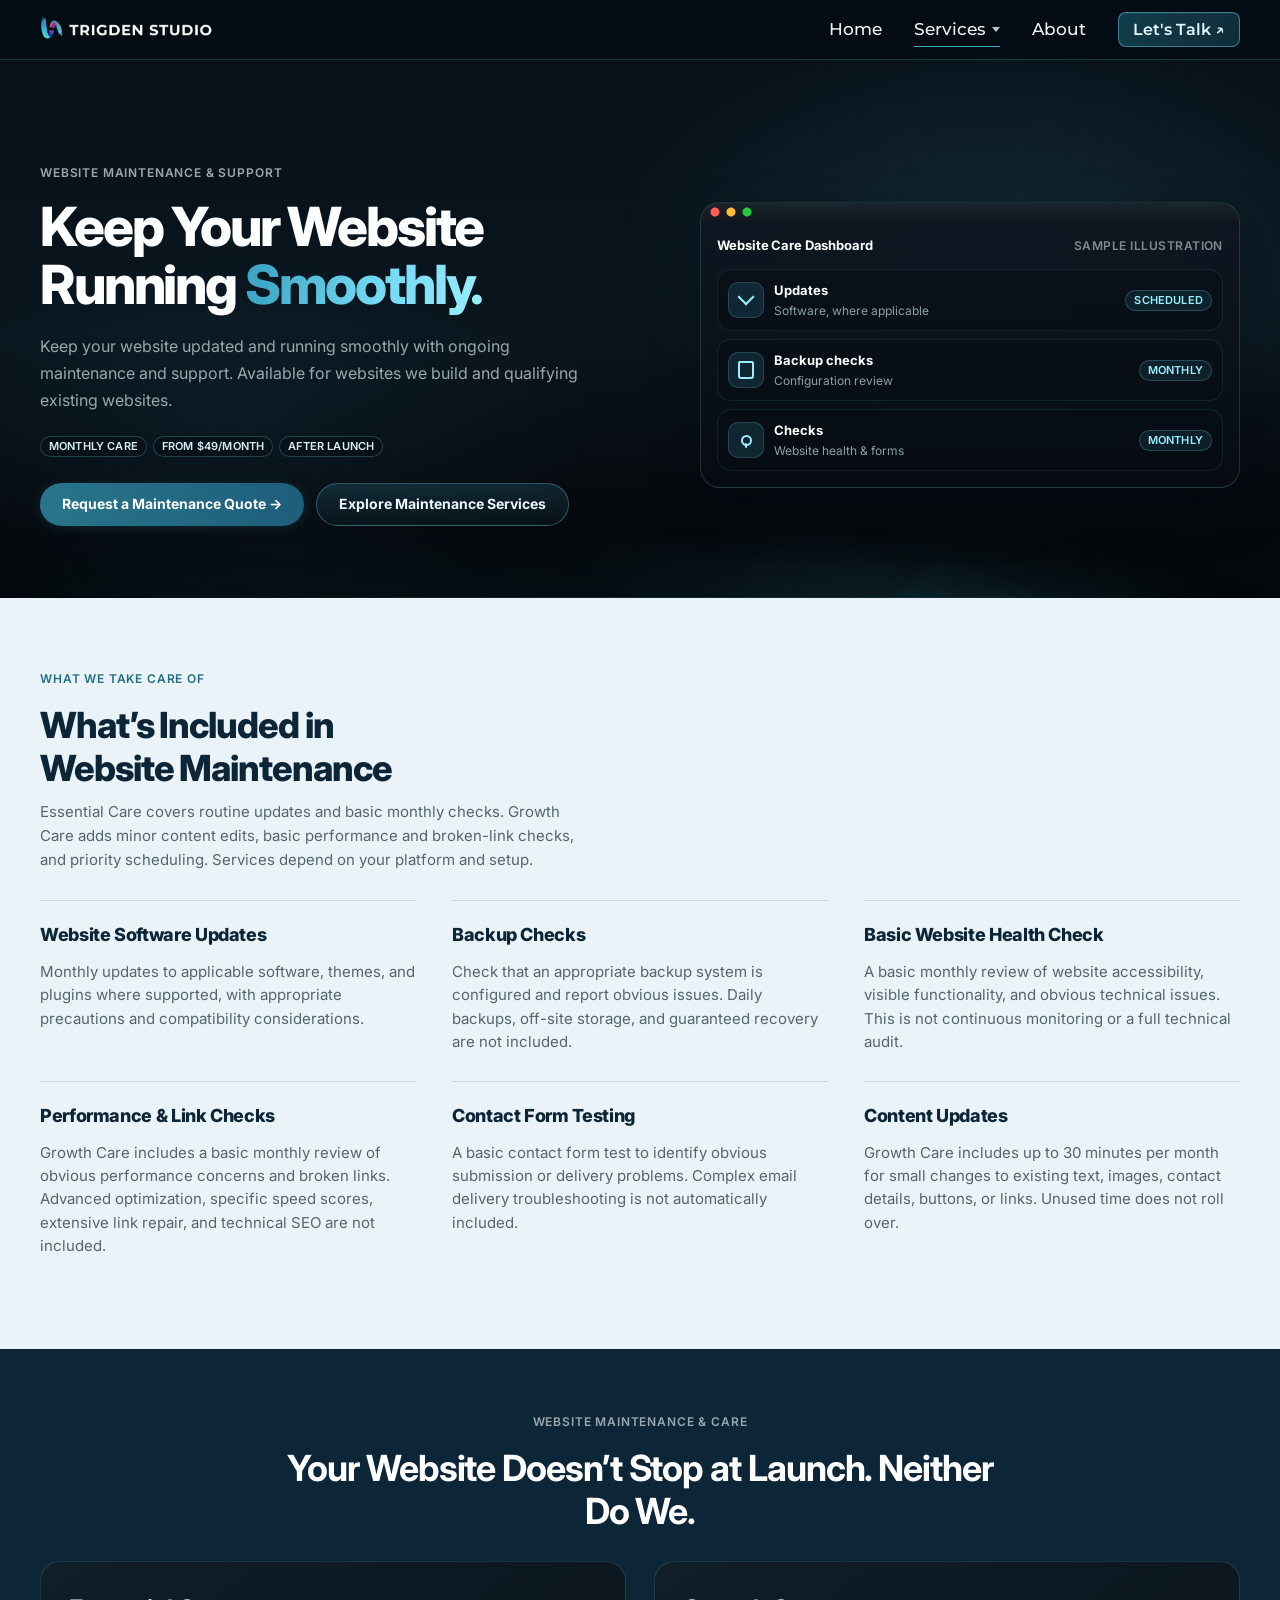
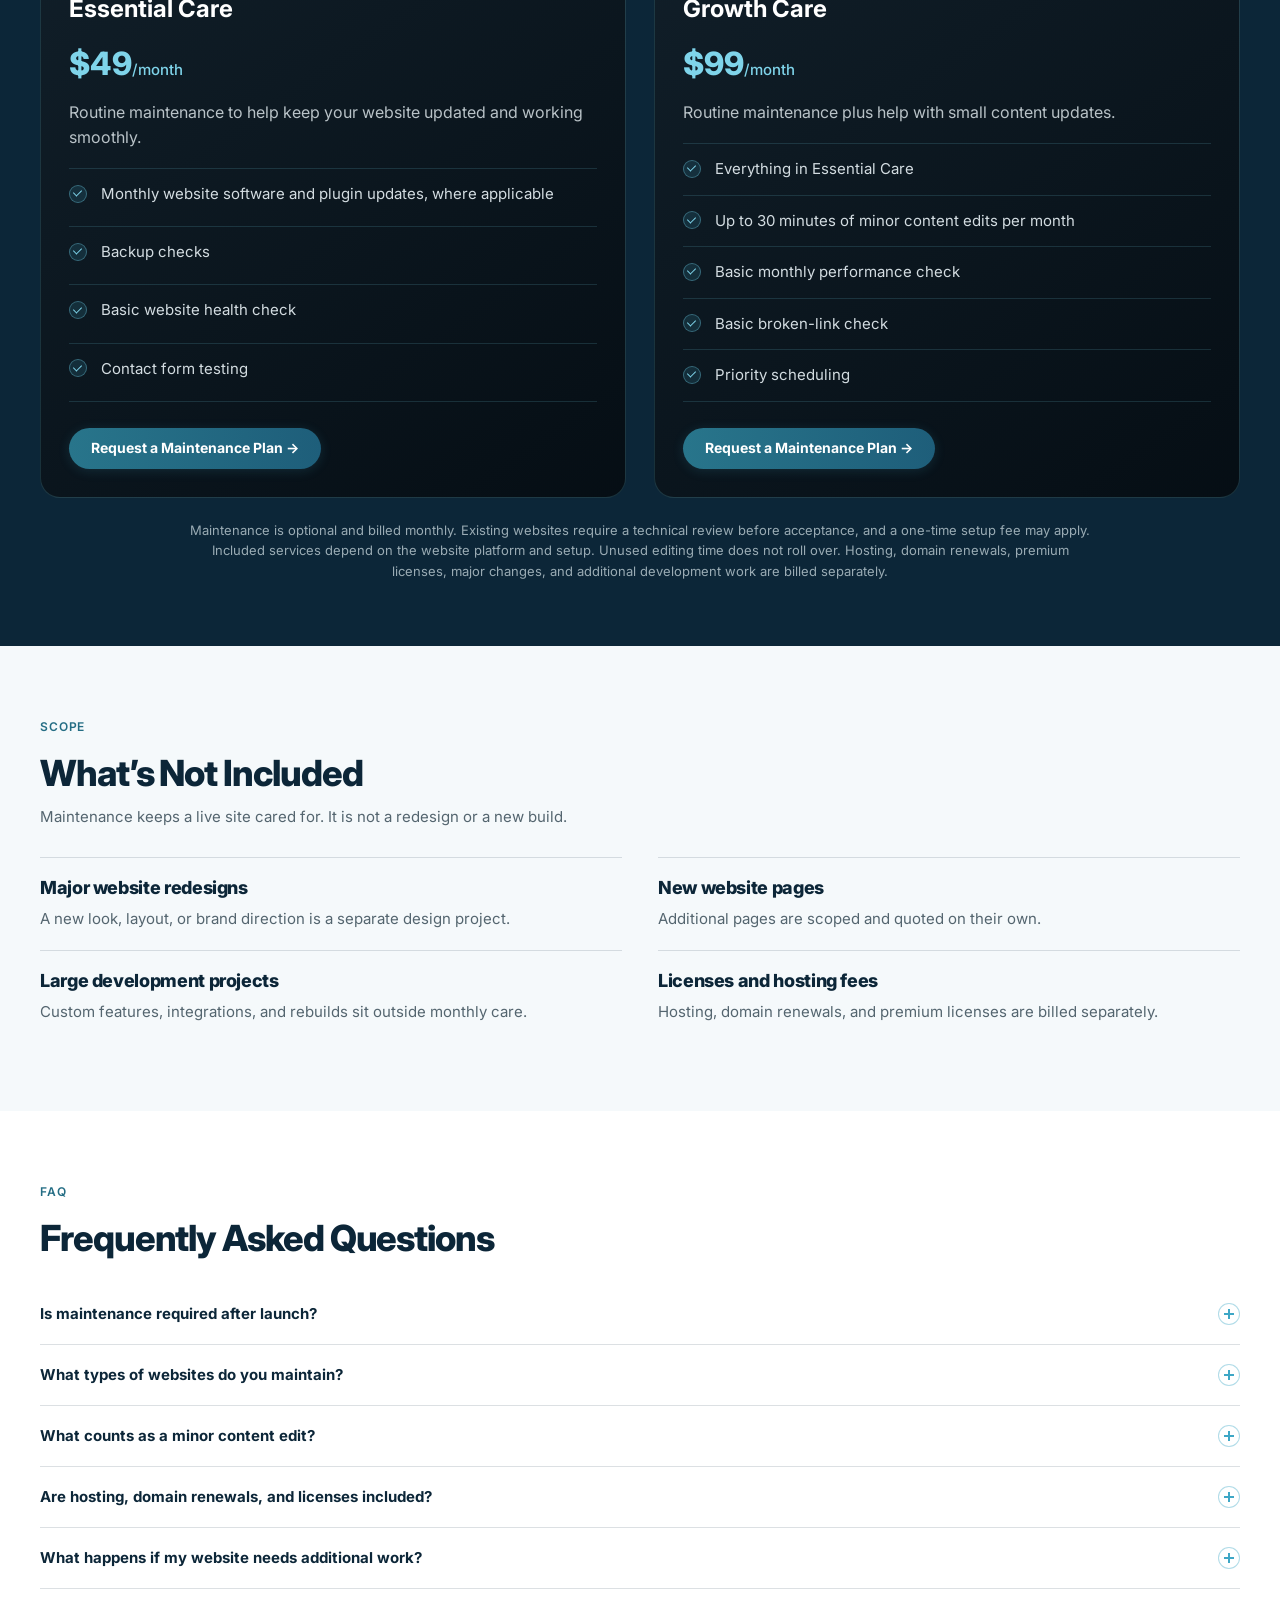
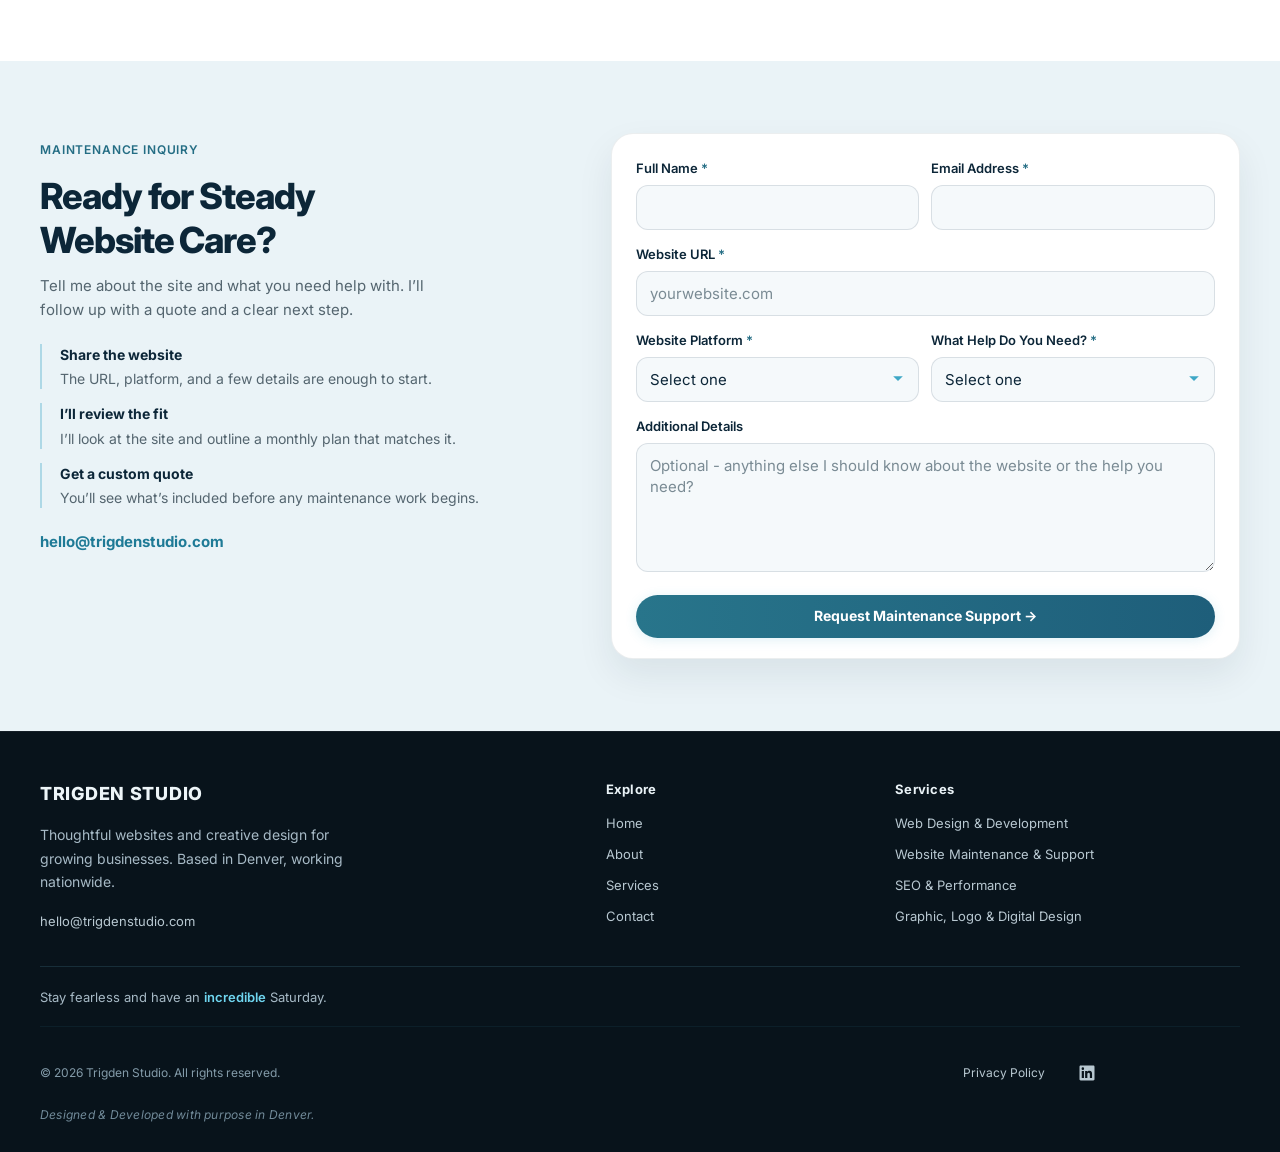
<file: website-maintenance.html>
<!DOCTYPE html>
<html lang="en">
<head>
  <script src="entry-session.js"></script>
  <meta charset="utf-8" />
  <meta name="viewport" content="width=device-width, initial-scale=1" />
  <script src="consent-defaults.js"></script>
  <script src="cookie-banner.js" defer></script>
  <script src="analytics.js" defer></script>
  <title>Website Maintenance &amp; Support | Trigden Studio</title>
  <meta name="description" content="Website maintenance and support from Trigden Studio: monthly updates, backup checks, and optional content edits for qualifying websites nationwide." />
  <meta name="robots" content="index, follow" />
  <meta name="author" content="Jessica Classon" />
  <link rel="canonical" href="https://trigdenstudio.com/website-maintenance" />
  <meta property="og:title" content="Website Maintenance &amp; Support | Trigden Studio" />
  <meta property="og:description" content="Website maintenance and support from Trigden Studio: monthly updates, backup checks, and optional content edits for qualifying websites nationwide." />
  <meta property="og:type" content="website" />
  <meta property="og:url" content="https://trigdenstudio.com/website-maintenance" />
  <meta property="og:site_name" content="Trigden Studio" />
  <meta property="og:locale" content="en_US" />
  <meta property="og:image" content="https://trigdenstudio.com/images/og-preview.png" />
  <meta property="og:image:alt" content="Trigden Studio social preview" />
  <meta name="twitter:card" content="summary_large_image" />
  <meta name="twitter:title" content="Website Maintenance &amp; Support | Trigden Studio" />
  <meta name="twitter:description" content="Website maintenance and support from Trigden Studio: monthly updates, backup checks, and optional content edits for qualifying websites nationwide." />
  <meta name="twitter:image" content="https://trigdenstudio.com/images/og-preview.png" />
  <link rel="icon" type="image/png" href="images/mobilefav.png" />
  <link rel="manifest" href="/site.webmanifest" />
  <meta name="theme-color" content="#0b1113" />
  <link rel="preconnect" href="https://fonts.googleapis.com" />
  <link rel="preconnect" href="https://fonts.gstatic.com" crossorigin />
  <link rel="stylesheet" href="style.css?v=welcome-type21" />
  <link rel="stylesheet" href="website-maintenance.css?v=launch-safety1" />
  <script src="nav.js?v=launch-safety1" defer></script>
  <link rel="preload" as="style" href="https://fonts.googleapis.com/css2?family=Inter:wght@400;500;600;700;800;900&family=Montserrat:wght@400;500;600;700&display=swap" onload="this.onload=null;this.rel='stylesheet'" />
  <noscript><link rel="stylesheet" href="https://fonts.googleapis.com/css2?family=Inter:wght@400;500;600;700;800;900&family=Montserrat:wght@400;500;600;700&display=swap" /></noscript>
  <script type="application/ld+json">
{
  "@context": "https://schema.org",
  "@graph": [
    {
      "@type": "Service",
      "name": "Website Maintenance & Support",
      "serviceType": "Website maintenance",
      "url": "https://trigdenstudio.com/website-maintenance",
      "description": "Monthly website maintenance and support for qualifying websites: applicable software updates, backup checks, basic website health checks, and contact form testing. Growth Care adds limited content edits, basic performance and broken-link checks, and priority scheduling. Existing websites require review.",
      "areaServed": [
        {
          "@type": "City",
          "name": "Denver"
        },
        {
          "@type": "Country",
          "name": "United States"
        }
      ],
      "provider": {
        "@type": "ProfessionalService",
        "name": "Trigden Studio",
        "url": "https://trigdenstudio.com/",
        "email": "hello@trigdenstudio.com",
        "address": {
          "@type": "PostalAddress",
          "addressLocality": "Denver",
          "addressRegion": "CO",
          "addressCountry": "US"
        }
      }
    },
    {
      "@type": "BreadcrumbList",
      "itemListElement": [
        {
          "@type": "ListItem",
          "position": 1,
          "name": "Home",
          "item": "https://trigdenstudio.com/"
        },
        {
          "@type": "ListItem",
          "position": 2,
          "name": "Website Maintenance & Support",
          "item": "https://trigdenstudio.com/website-maintenance"
        }
      ]
    },
    {
      "@type": "FAQPage",
      "mainEntity": [
        {
          "@type": "Question",
          "name": "Is maintenance required after launch?",
          "acceptedAnswer": {
            "@type": "Answer",
            "text": "Maintenance is optional. Essential Care includes monthly software and plugin updates where applicable, backup checks, a basic website health check, and contact form testing. Growth Care adds up to 30 minutes of minor content edits per month, a basic monthly performance check, a basic broken-link check, and priority scheduling. The right fit depends on your platform and setup."
          }
        },
        {
          "@type": "Question",
          "name": "What types of websites do you maintain?",
          "acceptedAnswer": {
            "@type": "Answer",
            "text": "We provide maintenance for websites built by Trigden Studio and qualifying existing websites. Support depends on the platform, hosting environment, and technical setup. We regularly work with WordPress, and other platforms are reviewed individually before acceptance."
          }
        },
        {
          "@type": "Question",
          "name": "What counts as a minor content edit?",
          "acceptedAnswer": {
            "@type": "Answer",
            "text": "Growth Care includes up to 30 minutes per month for changes to existing text, images, contact details, buttons, links, or comparable small updates. Unused time does not roll over. New pages, redesigns, advanced development, new integrations, and major layout changes are quoted separately."
          }
        },
        {
          "@type": "Question",
          "name": "Are hosting, domain renewals, and licenses included?",
          "acceptedAnswer": {
            "@type": "Answer",
            "text": "No. Hosting, domain renewals, and premium licenses are billed separately from monthly maintenance."
          }
        },
        {
          "@type": "Question",
          "name": "What happens if my website needs additional work?",
          "acceptedAnswer": {
            "@type": "Answer",
            "text": "I’ll review the issue and confirm any additional scope and cost before work begins. Major repairs, complex email delivery troubleshooting, and additional development are not automatically included. Growth Care requests receive scheduling priority over standard nonurgent requests; there is no guaranteed 24-hour response or resolution time."
          }
        }
      ]
    }
  ]
}
  </script>
  <script src="/reveal.js?v=fade-rise40-15" defer></script>
  <script src="/footer-message.js?v=3" defer></script>
  <link rel="stylesheet" href="/card-spacing.css?v=1" />
  <link rel="stylesheet" href="/eyebrow-type.css?v=scroll-progress10" />
  <link rel="stylesheet" href="/pill-sizing.css?v=2" />
  <link rel="stylesheet" href="/mobile-hero-buttons.css?v=1" />
  <script src="form-safety.js?v=confirmation2"></script>
  <link rel="stylesheet" href="form-confirmation.css?v=1" />
</head>
<body class="wm-page">
  <div class="site-bg" aria-hidden="true">
    <div class="site-bg__geometry">
      <span class="site-bg__shape site-bg__shape--one"></span>
      <span class="site-bg__shape site-bg__shape--two"></span>
      <span class="site-bg__shape site-bg__shape--three"></span>
      <span class="site-bg__shape site-bg__shape--four"></span>
      <span class="site-bg__shape site-bg__shape--five"></span>
      <span class="site-bg__shape site-bg__shape--six"></span>
      <span class="site-bg__shape site-bg__shape--seven"></span>
      <span class="site-bg__shape site-bg__shape--eight"></span>
      <span class="site-bg__shape site-bg__shape--nine"></span>
    </div>
  </div>
  <a class="skip-link" href="#main-content">Skip to content</a>
  <main id="main">
    <nav id="nav" class="scrolled">
      <a href="/" class="logo" aria-label="Trigden Studio home">
        <picture>
          <source type="image/webp" srcset="images/trigdenlogo-520w.webp 520w, images/trigdenlogo-1040w.webp 1040w" sizes="(max-width: 768px) 125px, 175px" />
          <img src="images/trigdenlogo.png" alt="Trigden Studio" width="175" height="28" />
        </picture>
      </a>
      <input type="checkbox" id="menu-toggle" class="menu-toggle" />
      <button type="button" class="hamburger" aria-label="Open menu" aria-expanded="false" aria-controls="primary-menu">
        <span></span>
        <span></span>
        <span></span>
      </button>
      <ul class="nav-links" id="primary-menu">
        <li><a href="/">Home</a></li>
        <li class="nav-dropdown">
          <a href="/services" class="nav-dropdown__toggle active" aria-haspopup="true" aria-expanded="false" aria-controls="services-menu">Services<span class="nav-caret" aria-hidden="true"></span></a>
          <ul class="nav-dropdown__menu" id="services-menu">
            <li class="mobile-all-services"><a href="/services">View all services</a></li>
            <li><a href="/web-design">Web Design &amp; Development</a></li>
            <li><a href="/website-maintenance" class="active" aria-current="page">Website Maintenance &amp; Support</a></li>
            <li><a href="/seo">SEO Optimization</a></li>
            <li><a href="/graphic-design">Graphic &amp; Logo Design</a></li>
          </ul>
        </li>
        <li><a href="/about">About</a></li>
        <li><a href="/contact" class="nav-cta">Let's Talk<span class="nav-cta-arrow" aria-hidden="true"> ↗</span></a></li>
      </ul>
      <a href="/contact" class="nav-cta">Let's Talk<span class="nav-cta-arrow" aria-hidden="true"> ↗</span></a>
    </nav>

    <header id="main-content" tabindex="-1" class="wm-hero">
      <div class="wm-wrap wm-hero__stage">
        <div class="wm-hero__copy">
          <p class="services-eyebrow studio-eyebrow">Website Maintenance &amp; Support</p>
          <h1>Keep Your Website Running <span class="wm-accent">Smoothly.</span></h1>
          <p class="wm-lead">Keep your website updated and running smoothly with ongoing maintenance and support. Available for websites we build and qualifying existing websites.</p>
          <ul class="wm-hero__facts">
            <li>Monthly care</li>
            <li>From $49/month</li>
            <li>After launch</li>
          </ul>
          <div class="wm-hero__actions">
            <a href="#inquiry" class="wm-btn wm-btn--fill">Request a Maintenance Quote →</a>
            <a href="#included" class="wm-btn wm-btn--ghost">Explore Maintenance Services</a>
          </div>
        </div>
        <div class="wm-hero__visual" aria-hidden="true">
          <div class="wm-dash">
            <span class="wm-dash__chrome"></span>
            <div class="wm-dash__head">
              <p>Website Care Dashboard</p>
              <span>Sample Illustration</span>
            </div>
            <ul class="wm-dash__status">
              <li>
                <span class="wm-dash__ico" data-kind="updates"></span>
                <div>
                  <strong>Updates</strong>
                  <em>Software, where applicable</em>
                </div>
                <span class="wm-dash__pill">Scheduled</span>
              </li>
              <li>
                <span class="wm-dash__ico" data-kind="backup"></span>
                <div>
                  <strong>Backup checks</strong>
                  <em>Configuration review</em>
                </div>
                <span class="wm-dash__pill">Monthly</span>
              </li>
              <li>
                <span class="wm-dash__ico" data-kind="check"></span>
                <div>
                  <strong>Checks</strong>
                  <em>Website health &amp; forms</em>
                </div>
                <span class="wm-dash__pill">Monthly</span>
              </li>
            </ul>
          </div>
        </div>
      </div>
    </header>



    <section class="wm-section wm-included" id="included" aria-labelledby="included-heading">
      <div class="wm-wrap">
        <div class="wm-section__head">
          <p class="services-eyebrow studio-eyebrow">What we take care of</p>
          <h2 id="included-heading">What’s Included in Website Maintenance</h2>
          <p class="wm-section__lede">Essential Care covers routine updates and basic monthly checks. Growth Care adds minor content edits, basic performance and broken-link checks, and priority scheduling. Services depend on your platform and setup.</p>
        </div>
        <ul class="wm-cats">
          <li>
            <span class="wm-ico" aria-hidden="true">
              <svg viewBox="0 0 24 24" fill="none" stroke="currentColor" stroke-width="1.75" stroke-linecap="round" stroke-linejoin="round"><path d="M12 4.5v9"/><path d="m8.2 10.2 3.8 3.8 3.8-3.8"/><rect x="4.5" y="17" width="15" height="3" rx="1"/></svg>
            </span>
            <h3>Website Software Updates</h3>
            <p>Monthly updates to applicable software, themes, and plugins where supported, with appropriate precautions and compatibility considerations.</p>
          </li>
          <li>
            <span class="wm-ico" aria-hidden="true">
              <svg viewBox="0 0 24 24" fill="none" stroke="currentColor" stroke-width="1.75" stroke-linecap="round" stroke-linejoin="round"><path d="M7 5.5h7.2A2.8 2.8 0 0 1 17 8.3V18a1.5 1.5 0 0 1-1.5 1.5h-8A1.5 1.5 0 0 1 6 18V7a1.5 1.5 0 0 1 1-1.5Z"/><path d="M9 9.2h6M9 12.4h6M9 15.6h4"/></svg>
            </span>
            <h3>Backup Checks</h3>
            <p>Check that an appropriate backup system is configured and report obvious issues. Daily backups, off-site storage, and guaranteed recovery are not included.</p>
          </li>
          <li>
            <span class="wm-ico" aria-hidden="true">
              <svg viewBox="0 0 24 24" fill="none" stroke="currentColor" stroke-width="1.75" stroke-linecap="round" stroke-linejoin="round"><path d="M12 4.4 5.2 7.2v5.1c0 4.2 2.9 7.1 6.8 8.3 3.9-1.2 6.8-4.1 6.8-8.3V7.2L12 4.4Z"/></svg>
            </span>
            <h3>Basic Website Health Check</h3>
            <p>A basic monthly review of website accessibility, visible functionality, and obvious technical issues. This is not continuous monitoring or a full technical audit.</p>
          </li>
          <li>
            <span class="wm-ico" aria-hidden="true">
              <svg viewBox="0 0 24 24" fill="none" stroke="currentColor" stroke-width="1.75" stroke-linecap="round" stroke-linejoin="round"><circle cx="12" cy="12" r="7.2"/><path d="M12 8.6v3.6l2.6 1.5"/></svg>
            </span>
            <h3>Performance &amp; Link Checks</h3>
            <p>Growth Care includes a basic monthly review of obvious performance concerns and broken links. Advanced optimization, specific speed scores, extensive link repair, and technical SEO are not included.</p>
          </li>
          <li>
            <span class="wm-ico" aria-hidden="true">
              <svg viewBox="0 0 24 24" fill="none" stroke="currentColor" stroke-width="1.75" stroke-linecap="round" stroke-linejoin="round"><rect x="4" y="5" width="16" height="14" rx="2"/><path d="m7 9 5 3.4L17 9"/></svg>
            </span>
            <h3>Contact Form Testing</h3>
            <p>A basic contact form test to identify obvious submission or delivery problems. Complex email delivery troubleshooting is not automatically included.</p>
          </li>
          <li>
            <span class="wm-ico" aria-hidden="true">
              <svg viewBox="0 0 24 24" fill="none" stroke="currentColor" stroke-width="1.75" stroke-linecap="round" stroke-linejoin="round"><path d="M6.2 18.6 8.8 18l8.6-8.6a1.8 1.8 0 0 0-2.5-2.6L6.2 15.4Z"/><path d="M13.6 8.1l2.3 2.3"/></svg>
            </span>
            <h3>Content Updates</h3>
            <p>Growth Care includes up to 30 minutes per month for small changes to existing text, images, contact details, buttons, or links. Unused time does not roll over.</p>
          </li>
        </ul>
      </div>
    </section>

    <section class="wm-section wm-plans" aria-labelledby="plans-heading">
      <div class="wm-wrap" id="plans">
        <div class="wm-care-heading"><p class="services-eyebrow studio-eyebrow">Website Maintenance &amp; Care</p><h2 id="plans-heading">Your Website Doesn’t Stop at Launch. Neither Do We.</h2></div>
        <div class="wm-care-grid">
          <article class="wm-care-card">
          <h3>Essential Care</h3>
          <p class="wm-care-price">$49<span>/month</span></p>
          <p>Routine maintenance to help keep your website updated and working smoothly.</p>
          <ul class="wm-trust">
          <li>Monthly website software and plugin updates, where applicable</li>
          <li>Backup checks</li>
          <li>Basic website health check</li>
          <li>Contact form testing</li>
          </ul>
          <a href="#inquiry" class="wm-btn wm-btn--fill" data-maintenance-plan="Essential Care">Request a Maintenance Plan →</a>
          </article>
          <article class="wm-care-card">
          <h3>Growth Care</h3>
          <p class="wm-care-price">$99<span>/month</span></p>
          <p>Routine maintenance plus help with small content updates.</p>
          <ul class="wm-trust">
          <li>Everything in Essential Care</li>
          <li>Up to 30 minutes of minor content edits per month</li>
          <li>Basic monthly performance check</li>
          <li>Basic broken-link check</li>
          <li>Priority scheduling</li>
          </ul>
          <a href="#inquiry" class="wm-btn wm-btn--fill" data-maintenance-plan="Growth Care">Request a Maintenance Plan →</a>
          </article>
          </div>
        <p class="wm-care-disclaimer">Maintenance is optional and billed monthly. Existing websites require a technical review before acceptance, and a one-time setup fee may apply. Included services depend on the website platform and setup. Unused editing time does not roll over. Hosting, domain renewals, premium licenses, major changes, and additional development work are billed separately.</p>
      </div>
    </section>

    <section class="wm-section wm-excluded" aria-labelledby="excluded-heading">
      <div class="wm-wrap">
        <div class="wm-section__head">
          <p class="services-eyebrow studio-eyebrow">Scope</p>
          <h2 id="excluded-heading">What’s Not Included</h2>
          <p class="wm-section__lede">Maintenance keeps a live site cared for. It is not a redesign or a new build.</p>
        </div>
        <ul class="wm-out">
          <li>
            <span class="wm-out__mark" aria-hidden="true"></span>
            <div>
              <h3>Major website redesigns</h3>
              <p>A new look, layout, or brand direction is a separate design project.</p>
            </div>
          </li>
          <li>
            <span class="wm-out__mark" aria-hidden="true"></span>
            <div>
              <h3>New website pages</h3>
              <p>Additional pages are scoped and quoted on their own.</p>
            </div>
          </li>
          <li>
            <span class="wm-out__mark" aria-hidden="true"></span>
            <div>
              <h3>Large development projects</h3>
              <p>Custom features, integrations, and rebuilds sit outside monthly care.</p>
            </div>
          </li>
          <li>
            <span class="wm-out__mark" aria-hidden="true"></span>
            <div>
              <h3>Licenses and hosting fees</h3>
              <p>Hosting, domain renewals, and premium licenses are billed separately.</p>
            </div>
          </li>
        </ul>
      </div>
    </section>

    <section class="wm-section wm-faq-section" aria-labelledby="faq-heading">
      <div class="wm-wrap">
        <div class="wm-faq">
          <div class="wm-section__head">
            <p class="services-eyebrow studio-eyebrow">FAQ</p>
            <h2 id="faq-heading">Frequently Asked Questions</h2>
          </div>
          <div class="wm-faq__list">
            <details><summary>Is maintenance required after launch? <span class="wm-faq__icon" aria-hidden="true"></span></summary><p>Maintenance is optional. Essential Care includes monthly software and plugin updates where applicable, backup checks, a basic website health check, and contact form testing. Growth Care adds up to 30 minutes of minor content edits per month, a basic monthly performance check, a basic broken-link check, and priority scheduling. The right fit depends on your platform and setup.</p></details>
            <details><summary>What types of websites do you maintain? <span class="wm-faq__icon" aria-hidden="true"></span></summary><p>We provide maintenance for websites built by Trigden Studio and qualifying existing websites. Support depends on the platform, hosting environment, and technical setup. We regularly work with WordPress, and other platforms are reviewed individually before acceptance.</p></details>
            <details><summary>What counts as a minor content edit? <span class="wm-faq__icon" aria-hidden="true"></span></summary><p>Growth Care includes up to 30 minutes per month for changes to existing text, images, contact details, buttons, links, or comparable small updates. Unused time does not roll over. New pages, redesigns, advanced development, new integrations, and major layout changes are quoted separately.</p></details>
            <details><summary>Are hosting, domain renewals, and licenses included? <span class="wm-faq__icon" aria-hidden="true"></span></summary><p>No. Hosting, domain renewals, and premium licenses are billed separately from monthly maintenance.</p></details>
            <details><summary>What happens if my website needs additional work? <span class="wm-faq__icon" aria-hidden="true"></span></summary><p>I’ll review the issue and confirm any additional scope and cost before work begins. Major repairs, complex email delivery troubleshooting, and additional development are not automatically included. Growth Care requests receive scheduling priority over standard nonurgent requests; there is no guaranteed 24-hour response or resolution time.</p></details>
          </div>
        </div>
      </div>
    </section>

    <section class="wm-section wm-inquiry-section" aria-labelledby="inquiry-heading">
      <div class="wm-wrap">
        <div class="wm-inquiry" id="inquiry">
          <div class="wm-inquiry__copy">
            <p class="services-eyebrow studio-eyebrow">Maintenance inquiry</p>
            <h2 id="inquiry-heading">Ready for Steady Website Care?</h2>
            <p>Tell me about the site and what you need help with. I’ll follow up with a quote and a clear next step.</p>
            <ol class="wm-next">
              <li>
                <strong>Share the website</strong>
                <span>The URL, platform, and a few details are enough to start.</span>
              </li>
              <li>
                <strong>I’ll review the fit</strong>
                <span>I’ll look at the site and outline a monthly plan that matches it.</span>
              </li>
              <li>
                <strong>Get a custom quote</strong>
                <span>You’ll see what’s included before any maintenance work begins.</span>
              </li>
            </ol>
            <p class="wm-inquiry__email"><a href="mailto:hello@trigdenstudio.com">hello@trigdenstudio.com</a></p>
          </div>
          <form class="wm-form" id="inquiry-form" action="https://formspree.io/f/xreaqvyn" method="POST">
            <input type="hidden" name="_subject" value="Website Maintenance Inquiry - Trigden Studio" />
            <input type="hidden" name="inquiry_type" value="Website Maintenance Inquiry" />
            <div class="wm-form__honeypot" aria-hidden="true">
              <label for="inquiry-company">Company</label>
              <input type="text" id="inquiry-company" name="_gotcha" tabindex="-1" autocomplete="off" />
            </div>
            <div class="wm-form__row">
              <div class="wm-form__field">
                <label for="inquiry-name">Full Name <span class="wm-form__req">*</span></label>
                <input type="text" id="inquiry-name" name="name" autocomplete="name" required maxlength="120" aria-required="true" />
              </div>
              <div class="wm-form__field">
                <label for="inquiry-email">Email Address <span class="wm-form__req">*</span></label>
                <input type="email" id="inquiry-email" name="email" autocomplete="email" required maxlength="160" aria-required="true" />
              </div>
            </div>
            <div class="wm-form__field">
              <label for="inquiry-url">Website URL <span class="wm-form__req">*</span></label>
              <input type="text" id="inquiry-url" name="website" autocomplete="url" inputmode="url" required maxlength="240" aria-required="true" placeholder="yourwebsite.com" title="Enter a website like yourwebsite.com or https://yourwebsite.com" />
            </div>
            <div class="wm-form__row">
              <div class="wm-form__field">
                <label for="inquiry-platform">Website Platform <span class="wm-form__req">*</span></label>
                <select id="inquiry-platform" name="website_platform" required aria-required="true">
                  <option value="" selected disabled>Select one</option>
                  <option value="WordPress">WordPress</option>
                  <option value="Squarespace">Squarespace</option>
                  <option value="Wix">Wix</option>
                  <option value="Shopify">Shopify</option>
                  <option value="Custom Website">Custom Website</option>
                  <option value="Other / Not Sure">Other / Not Sure</option>
                </select>
              </div>
              <div class="wm-form__field">
                <label for="inquiry-help">What Help Do You Need? <span class="wm-form__req">*</span></label>
                <select id="inquiry-help" name="help_needed" required aria-required="true">
                  <option value="" selected disabled>Select one</option>
                  <option value="Monthly Website Maintenance">Monthly Website Maintenance</option>
                  <option value="Essential Care">Essential Care — Monthly Website Maintenance</option>
                  <option value="Growth Care">Growth Care — Monthly Website Maintenance</option>
                  <option value="Website Updates &amp; Backup Checks">Website Updates &amp; Backup Checks</option>
                  <option value="Website Fixes &amp; Troubleshooting">Website Fixes &amp; Troubleshooting</option>
                  <option value="Content Updates">Content Updates</option>
                  <option value="Not Sure / Need Advice">Not Sure / Need Advice</option>
                </select>
              </div>
            </div>
            <div class="wm-form__field">
              <label for="inquiry-message">Additional Details</label>
              <textarea id="inquiry-message" name="message" maxlength="4000" rows="5" placeholder="Optional - anything else I should know about the website or the help you need?"></textarea>
            </div>
            <button type="submit" class="wm-btn wm-btn--fill wm-form__submit" id="inquiry-submit">Request Maintenance Support →</button>
            <p class="wm-form__status" id="inquiry-status" role="status" aria-live="polite"></p>
          </form>
        </div>
      </div>
    </section>

    <footer class="site-footer">
  <div class="footer-studio-grid">
    <div class="footer-studio-brand">
      <a class="footer-brand" href="/">TRIGDEN STUDIO</a>
      <p>Thoughtful websites and creative design for growing businesses. Based in Denver, working nationwide.</p>
      <a href="mailto:hello@trigdenstudio.com">hello@trigdenstudio.com</a>
    </div>
    <nav class="footer-studio-nav" aria-label="Footer navigation">
      <h2>Explore</h2>
      <a href="/">Home</a><a href="/about">About</a><a href="/services">Services</a><a href="/contact">Contact</a>
    </nav>
    <nav class="footer-studio-nav" aria-label="Footer services">
      <h2><a href="/services">Services</a></h2>
      <a href="/web-design">Web Design &amp; Development</a>
      <a href="/website-maintenance">Website Maintenance &amp; Support</a>
      <a href="/seo">SEO &amp; Performance</a>
      <a href="/graphic-design">Graphic, Logo &amp; Digital Design</a>
    </nav>
  </div>
  <div class="footer-signature"><p>Stay fearless and have <span id="rotating-article">an</span> <span class="rotating-word">incredible</span> <span id="current-day">day</span>.</p></div>
  <div class="footer-bottom">
    <p class="footer-copyright">© <span id="year"></span> Trigden Studio. All rights reserved.</p>
    <div class="footer-legal"><a href="/privacy">Privacy Policy</a><a class="footer-linkedin" href="https://www.linkedin.com/in/jessicaclasson" target="_blank" rel="noopener noreferrer" aria-label="Jessica Classon on LinkedIn">
      <svg xmlns="http://www.w3.org/2000/svg" width="18" height="18" viewBox="0 0 24 24" fill="currentColor" aria-hidden="true" focusable="false"><path d="M20.45 2H3.55C2.69 2 2 2.68 2 3.52v16.96c0 .84.69 1.52 1.55 1.52h16.9c.86 0 1.55-.68 1.55-1.52V3.52c0-.84-.69-1.52-1.55-1.52ZM7.93 18.75H4.98V9.2h2.95v9.55ZM6.45 7.9a1.71 1.71 0 1 1 0-3.42 1.71 1.71 0 0 1 0 3.42Zm12.3 10.85H15.8v-4.65c0-1.11-.02-2.54-1.55-2.54-1.55 0-1.79 1.21-1.79 2.46v4.73H9.51V9.2h2.83v1.3h.04c.39-.74 1.36-1.52 2.79-1.52 2.98 0 3.58 1.96 3.58 4.51v5.26Z"/></svg>
    </a></div>
  </div>
  <p class="footer-tagline">Designed &amp; Developed with purpose in Denver.</p>
</footer>
  </main>
  <script>
    document.getElementById('year').textContent = new Date().getFullYear();

    const inquiryForm = document.getElementById('inquiry-form');
    const inquiryStatus = document.getElementById('inquiry-status');

    document.querySelectorAll('a[href="#inquiry"], a[href="#included"], a[href="#plans"]').forEach((link) => {
      link.addEventListener('click', (event) => {
        const targetId = link.getAttribute('href').slice(1);
        const target = document.getElementById(targetId);
        if (!target) return;
        event.preventDefault();
        const plan = link.dataset.maintenancePlan;
        if (plan) {
          const help = document.getElementById('inquiry-help');
          help.value = plan;
          help.setCustomValidity('');
        }
        target.scrollIntoView({ behavior: matchMedia('(prefers-reduced-motion: reduce)').matches ? 'auto' : 'smooth', block: 'start' });
        history.replaceState(null, '', `#${targetId}`);
      });
    });

    if (inquiryForm && inquiryStatus && window.trigdenForms) {
      const websiteInput = document.getElementById('inquiry-url');
      const emailInput = document.getElementById('inquiry-email');

      const isWebsiteUrl = (value) => {
        const trimmed = value.trim();
        if (!trimmed || /\s/.test(trimmed)) return false;
        try {
          const hasProtocol = /^[a-z][a-z0-9+.-]*:\/\//i.test(trimmed);
          const url = new URL(hasProtocol ? trimmed : `https://${trimmed}`);
          if (!/^https?:$/.test(url.protocol)) return false;
          const host = url.hostname;
          return host.includes('.') && !host.startsWith('.') && !host.endsWith('.') && host.split('.').every(Boolean);
        } catch (error) {
          return false;
        }
      };

      const clearValidity = (field) => {
        if (!field) return;
        field.setCustomValidity('');
        field.removeAttribute('aria-invalid');
      };

      inquiryForm.querySelectorAll('input, select, textarea').forEach((field) => {
        field.addEventListener('input', () => clearValidity(field));
        field.addEventListener('change', () => clearValidity(field));
      });

      inquiryForm.addEventListener('submit', async (event) => {
        event.preventDefault();
        const submitButton = document.getElementById('inquiry-submit');
        const honeypot = inquiryForm.querySelector('[name="_gotcha"]');
        if (submitButton?.disabled) return;

        inquiryStatus.classList.remove('is-error', 'is-success');
        inquiryForm.querySelectorAll('input, select, textarea').forEach((field) => clearValidity(field));

        if (websiteInput && !isWebsiteUrl(websiteInput.value)) {
          websiteInput.setCustomValidity('Enter a website like yourwebsite.com or https://yourwebsite.com.');
          websiteInput.setAttribute('aria-invalid', 'true');
        }

        if (emailInput && emailInput.validity.typeMismatch) {
          emailInput.setCustomValidity('Enter a valid email address.');
          emailInput.setAttribute('aria-invalid', 'true');
        }

        if (!window.trigdenForms.validate(inquiryForm)) {
          inquiryForm.reportValidity();
          inquiryStatus.textContent = 'Please complete the required fields and try again.';
          inquiryStatus.classList.add('is-error');
          const firstInvalid = inquiryForm.querySelector(':invalid');
          if (firstInvalid) { firstInvalid.setAttribute('aria-invalid', 'true'); firstInvalid.focus(); }
          return;
        }

        if (honeypot && honeypot.value) {
          window.trigdenForms.blocked(inquiryStatus);
          return;
        }

        const formData = new FormData(inquiryForm);
        inquiryStatus.textContent = 'Sending your inquiry...';
        if (submitButton) submitButton.disabled = true;
        inquiryForm.setAttribute('aria-busy', 'true');

        try {
          const { response, result } = await window.trigdenForms.request(inquiryForm.action, {
            method: 'POST',
            body: formData,
            headers: { Accept: 'application/json' }
          });

          if (window.trigdenForms.isSuccess(response, result)) {
            await window.trigdenForms.success(inquiryForm, inquiryStatus);
          } else {
            const apiMessage = result?.errors?.[0]?.message || result?.error;
            inquiryStatus.textContent = apiMessage
              ? apiMessage
              : 'Something went wrong. Your details are preserved. Please retry or email hello@trigdenstudio.com.';
            inquiryStatus.classList.add('is-error');
          }
        } catch (error) {
          if (error.name === 'AbortError') {
            inquiryStatus.textContent = 'The request timed out. Your details are preserved. Please retry or email hello@trigdenstudio.com if you are unsure whether it was received.';
            inquiryStatus.classList.add('is-error');
            return;
          }
          inquiryStatus.textContent = 'Network error. Your details are preserved. Please retry or email hello@trigdenstudio.com.';
          inquiryStatus.classList.add('is-error');
        } finally {
          inquiryForm.removeAttribute('aria-busy');
          if (inquiryForm.dataset.submitted !== 'true') {
            window.trigdenForms.focusStatus(inquiryStatus);
            if (submitButton) submitButton.disabled = false;
          }
        }
      });
      inquiryForm.noValidate = true;
    }
  </script>
</body>
</html>
</file>
<file: style.css>
/* Service Card Button Styles */
.service-btn {
  display: inline-block;
  margin-top: auto;
  margin-bottom: 8px;
  margin-bottom: 8px;
  padding: 7px 18px;
  font-size: 0.98rem;
  min-width: 0;
  display: inline-block;
  margin-left: 0;
  margin-right: auto;
  font-weight: 700;
  color: #fff;
  background: linear-gradient(90deg, #28758b 0%, #1e5e7a 100%);
  border: none;
  border-radius: 999px;
  box-shadow: 0 2px 12px rgba(62, 167, 198, 0.13);
  text-decoration: none;
  transition: background 0.2s, box-shadow 0.2s, transform 0.2s;
  cursor: pointer;
}
.service-btn:hover {
  background: linear-gradient(90deg, #1e5e7a 0%, #28758b 100%);
  box-shadow: 0 4px 18px rgba(62, 167, 198, 0.18);
  transform: translateY(-2px) scale(1.04);
}
/* ===== RESET & BASE ===== */
* { 
  margin: 0; 
  padding: 0; 
  box-sizing: border-box; 
}

:root {
  --dark: #151b23;      /* primary background - lightened charcoal */
  --darker: #0f1419;    /* page edge - lightened near black */
  --accent: #3EA7C6;    /* teal-blue accent to match reference */
  --text: #e9f2f6;      /* primary text - soft off-white */
  --text-muted: #9aa7ad;/* muted text - cool grey */
  --anchor-offset: 112px;
  /* background image for flowing sections (keeps path relative to the site root) */
  --card-bg: rgba(15,20,28,0.52);
  --card-border: rgba(62,167,198,0.08);
}

html { 
  scroll-behavior: smooth; 
  scroll-padding-top: var(--anchor-offset);
}

section[id] {
  scroll-margin-top: var(--anchor-offset);
}

@media (max-width: 768px) {
  :root {
    --anchor-offset: 96px;
  }
}

body {
  font-family: 'Inter', -apple-system, sans-serif;
  background:
    radial-gradient(130% 86% at 78% 10%, rgba(62, 167, 198, 0.07) 0%, rgba(62, 167, 198, 0) 58%),
    radial-gradient(95% 70% at 24% 76%, rgba(62, 167, 198, 0.06) 0%, rgba(62, 167, 198, 0) 70%),
    linear-gradient(145deg, #010204 0%, #020508 44%, #030709 76%, #010204 100%) !important;
  background-attachment: fixed !important;
  color: var(--text);
  overflow-x: hidden;
  line-height: 1.6;
}

main, nav, footer {
  position: relative;
  z-index: 1;
}

/* ===== PERSISTENT SITE BACKGROUND ===== */
.site-bg {
  position: fixed;
  inset: 0;
  z-index: 0;
  pointer-events: none;
  overflow: hidden;
  background: linear-gradient(180deg, rgba(1, 4, 7, 0.18) 0%, rgba(1, 4, 7, 0.26) 100%);
}

.site-bg::before {
  content: '';
  position: absolute;
  inset: -15%;
  pointer-events: none;
  background:
    linear-gradient(28deg, transparent 42%, rgba(62, 167, 198, 0.12) 50%, transparent 58%),
    linear-gradient(28deg, transparent 58%, rgba(62, 167, 198, 0.06) 64%, transparent 70%);
  filter: blur(0.4px);
  animation: introBeamDrift 20s linear infinite;
}

.site-bg::after {
  content: '';
  position: absolute;
  inset: -15%;
  pointer-events: none;
  background: radial-gradient(110% 72% at 50% 100%, rgba(62, 167, 198, 0.12) 0%, rgba(62, 167, 198, 0) 70%);
}

.site-bg__geometry {
  position: absolute;
  inset: 0;
  pointer-events: none;
  animation: introGeometryDrift 6.8s ease-in-out infinite alternate;
}

.site-bg__shape {
  position: absolute;
  border: 0;
  opacity: 0.18;
  filter: blur(0.6px);
  mix-blend-mode: lighten;
  animation-direction: alternate;
}

.site-bg__shape--one {
  width: 36vw; height: 36vw; max-width: 440px; max-height: 440px;
  top: -8vw; right: -6vw;
  clip-path: polygon(0% 28%, 68% 0%, 100% 43%, 62% 100%, 0% 72%);
  background: linear-gradient(130deg, rgba(96, 222, 255, 0.22) 0%, rgba(28, 152, 220, 0.14) 52%, rgba(10, 88, 156, 0.06) 100%);
  opacity: 0.18;
  animation: introShapeFloatA 9s ease-in-out infinite;
}

.site-bg__shape--two {
  width: 28vw; height: 28vw; max-width: 340px; max-height: 340px;
  bottom: -9vw; left: -7vw;
  clip-path: polygon(0% 0%, 100% 32%, 70% 100%, 0% 72%);
  background: linear-gradient(145deg, rgba(70, 201, 246, 0.2) 0%, rgba(29, 147, 214, 0.12) 56%, rgba(9, 82, 147, 0.05) 100%);
  opacity: 0.17;
  animation: introShapeFloatB 11s ease-in-out infinite;
}

.site-bg__shape--three {
  width: 20vw; height: 20vw; min-width: 180px; min-height: 180px;
  top: 36%; left: 14%;
  clip-path: polygon(0% 40%, 42% 0%, 100% 24%, 78% 100%, 12% 84%);
  background: linear-gradient(155deg, rgba(94, 221, 255, 0.16) 0%, rgba(40, 173, 231, 0.1) 52%, rgba(11, 96, 164, 0.04) 100%);
  opacity: 0.15;
  animation: introShapeFloatC 10s ease-in-out infinite;
}

.site-bg__shape--four {
  width: 17vw; height: 17vw; min-width: 140px; min-height: 140px;
  top: 14%; left: 42%;
  clip-path: polygon(0% 12%, 74% 0%, 100% 58%, 52% 100%, 0% 84%);
  background: linear-gradient(132deg, rgba(89, 219, 255, 0.14) 0%, rgba(45, 177, 235, 0.09) 60%, rgba(10, 95, 163, 0.035) 100%);
  opacity: 0.14;
  animation: introShapeFloatB 8.5s ease-in-out infinite;
}

.site-bg__shape--five {
  width: 14vw; height: 14vw; min-width: 110px; min-height: 110px;
  bottom: 18%; right: 18%;
  clip-path: polygon(0% 36%, 36% 0%, 100% 20%, 80% 100%, 20% 84%);
  background: linear-gradient(146deg, rgba(71, 203, 248, 0.18) 0%, rgba(36, 163, 226, 0.1) 58%, rgba(8, 85, 152, 0.04) 100%);
  opacity: 0.15;
  animation: introShapeFloatA 12s ease-in-out infinite;
}

.site-bg__shape--six {
  width: 12vw; height: 12vw; min-width: 96px; min-height: 96px;
  top: 58%; left: 58%;
  clip-path: polygon(0% 26%, 66% 0%, 100% 62%, 54% 100%, 0% 78%);
  background: linear-gradient(140deg, rgba(86, 214, 252, 0.14) 0%, rgba(45, 170, 232, 0.09) 55%, rgba(8, 86, 154, 0.035) 100%);
  opacity: 0.13;
  animation: introShapeFloatC 9.2s ease-in-out infinite;
}

.site-bg__shape--seven {
  width: 16vw; height: 16vw; min-width: 130px; min-height: 130px;
  top: 8%; left: 8%;
  clip-path: polygon(0% 22%, 58% 0%, 100% 34%, 78% 100%, 8% 86%);
  background: linear-gradient(138deg, rgba(96, 222, 255, 0.12) 0%, rgba(35, 160, 224, 0.08) 56%, rgba(9, 88, 154, 0.03) 100%);
  opacity: 0.13;
  animation: introShapeFloatB 10.5s ease-in-out infinite;
}

.site-bg__shape--eight {
  width: 10vw; height: 10vw; min-width: 82px; min-height: 82px;
  top: 44%; right: 10%;
  clip-path: polygon(0% 35%, 44% 0%, 100% 30%, 80% 100%, 14% 84%);
  background: linear-gradient(145deg, rgba(82, 213, 250, 0.11) 0%, rgba(44, 168, 230, 0.075) 52%, rgba(9, 90, 156, 0.03) 100%);
  opacity: 0.12;
  animation: introShapeFloatA 8.8s ease-in-out infinite;
}

.site-bg__shape--nine {
  width: 18vw; height: 18vw; min-width: 150px; min-height: 150px;
  bottom: 8%; left: 30%;
  clip-path: polygon(0% 18%, 70% 0%, 100% 64%, 52% 100%, 0% 78%);
  background: linear-gradient(150deg, rgba(84, 216, 252, 0.12) 0%, rgba(39, 164, 228, 0.08) 54%, rgba(8, 86, 152, 0.03) 100%);
  opacity: 0.13;
  animation: introShapeFloatC 11.5s ease-in-out infinite;
}

@media (prefers-reduced-motion: reduce) {
  .site-bg::before,
  .site-bg__geometry,
  .site-bg__shape {
    animation: none !important;
  }
}

/* ===== ENTRY INTRO ===== */
.entry-intro {
  position: fixed;
  inset: 0;
  z-index: 3000;
  display: grid;
  place-items: center;
  overflow: hidden;
  background:
    radial-gradient(130% 86% at 78% 10%, rgba(62, 167, 198, 0.07) 0%, rgba(62, 167, 198, 0) 58%),
    radial-gradient(95% 70% at 24% 76%, rgba(62, 167, 198, 0.06) 0%, rgba(62, 167, 198, 0) 70%),
    linear-gradient(145deg, #010204 0%, #020508 44%, #030709 76%, #010204 100%);
  transition: opacity .25s ease, visibility .25s ease;
  /* Independent CSS escape hatch if the controller stops unexpectedly. */
  animation: introSafetyExit 0s linear 6s forwards;
}

.entry-intro.is-exiting {
  pointer-events: none;
  opacity: 0;
  visibility: hidden;
}

.entry-intro::before,
.entry-intro::after {
  content: '';
  position: absolute;
  inset: -15%;
  pointer-events: none;
}

.entry-intro::before {
  background:
    linear-gradient(28deg, transparent 42%, rgba(62, 167, 198, 0.12) 50%, transparent 58%),
    linear-gradient(28deg, transparent 58%, rgba(62, 167, 198, 0.06) 64%, transparent 70%);
  filter: blur(0.4px);
  animation: introBeamDrift 20s linear infinite;
}

.entry-intro::after {
  background: radial-gradient(110% 72% at 50% 100%, rgba(62, 167, 198, 0.12) 0%, rgba(62, 167, 198, 0) 70%);
}

.entry-intro__geometry {
  position: absolute;
  inset: 0;
  pointer-events: none;
  animation: introGeometryDrift 6.8s ease-in-out infinite alternate;
}

.entry-intro__shape {
  position: absolute;
  border: 0;
  opacity: 0.4;
  filter: blur(0.6px);
  mix-blend-mode: lighten;
  animation-direction: alternate;
}

.entry-intro__shape--one {
  width: 36vw;
  height: 36vw;
  max-width: 440px;
  max-height: 440px;
  top: -8vw;
  right: -6vw;
  clip-path: polygon(0% 28%, 68% 0%, 100% 43%, 62% 100%, 0% 72%);
  background: linear-gradient(130deg, rgba(96, 222, 255, 0.22) 0%, rgba(28, 152, 220, 0.14) 52%, rgba(10, 88, 156, 0.06) 100%);
  opacity: 0.32;
  animation: introShapeFloatA 9s ease-in-out infinite;
}

.entry-intro__shape--two {
  width: 28vw;
  height: 28vw;
  max-width: 340px;
  max-height: 340px;
  bottom: -9vw;
  left: -7vw;
  clip-path: polygon(0% 0%, 100% 32%, 70% 100%, 0% 72%);
  background: linear-gradient(145deg, rgba(70, 201, 246, 0.2) 0%, rgba(29, 147, 214, 0.12) 56%, rgba(9, 82, 147, 0.05) 100%);
  opacity: 0.3;
  animation: introShapeFloatB 11s ease-in-out infinite;
}

.entry-intro__shape--three {
  width: 20vw;
  height: 20vw;
  min-width: 180px;
  min-height: 180px;
  top: 36%;
  left: 14%;
  clip-path: polygon(0% 40%, 42% 0%, 100% 24%, 78% 100%, 12% 84%);
  background: linear-gradient(155deg, rgba(94, 221, 255, 0.16) 0%, rgba(40, 173, 231, 0.1) 52%, rgba(11, 96, 164, 0.04) 100%);
  opacity: 0.26;
  animation: introShapeFloatC 10s ease-in-out infinite;
}

.entry-intro__shape--four {
  width: 17vw;
  height: 17vw;
  min-width: 140px;
  min-height: 140px;
  top: 14%;
  left: 42%;
  clip-path: polygon(0% 12%, 74% 0%, 100% 58%, 52% 100%, 0% 84%);
  background: linear-gradient(132deg, rgba(89, 219, 255, 0.14) 0%, rgba(45, 177, 235, 0.09) 60%, rgba(10, 95, 163, 0.035) 100%);
  opacity: 0.24;
  animation: introShapeFloatB 8.5s ease-in-out infinite;
}

.entry-intro__shape--five {
  width: 14vw;
  height: 14vw;
  min-width: 110px;
  min-height: 110px;
  bottom: 18%;
  right: 18%;
  clip-path: polygon(0% 36%, 36% 0%, 100% 20%, 80% 100%, 20% 84%);
  background: linear-gradient(146deg, rgba(71, 203, 248, 0.18) 0%, rgba(36, 163, 226, 0.1) 58%, rgba(8, 85, 152, 0.04) 100%);
  opacity: 0.28;
  animation: introShapeFloatA 12s ease-in-out infinite;
}

.entry-intro__shape--six {
  width: 12vw;
  height: 12vw;
  min-width: 96px;
  min-height: 96px;
  top: 58%;
  left: 58%;
  clip-path: polygon(0% 26%, 66% 0%, 100% 62%, 54% 100%, 0% 78%);
  background: linear-gradient(140deg, rgba(86, 214, 252, 0.14) 0%, rgba(45, 170, 232, 0.09) 55%, rgba(8, 86, 154, 0.035) 100%);
  opacity: 0.22;
  animation: introShapeFloatC 9.2s ease-in-out infinite;
}

.entry-intro__shape--seven {
  width: 16vw;
  height: 16vw;
  min-width: 130px;
  min-height: 130px;
  top: 8%;
  left: 8%;
  clip-path: polygon(0% 22%, 58% 0%, 100% 34%, 78% 100%, 8% 86%);
  background: linear-gradient(138deg, rgba(96, 222, 255, 0.12) 0%, rgba(35, 160, 224, 0.08) 56%, rgba(9, 88, 154, 0.03) 100%);
  opacity: 0.2;
  animation: introShapeFloatB 10.5s ease-in-out infinite;
}

.entry-intro__shape--eight {
  width: 10vw;
  height: 10vw;
  min-width: 82px;
  min-height: 82px;
  top: 44%;
  right: 10%;
  clip-path: polygon(0% 35%, 44% 0%, 100% 30%, 80% 100%, 14% 84%);
  background: linear-gradient(145deg, rgba(82, 213, 250, 0.11) 0%, rgba(44, 168, 230, 0.075) 52%, rgba(9, 90, 156, 0.03) 100%);
  opacity: 0.18;
  animation: introShapeFloatA 8.8s ease-in-out infinite;
}

.entry-intro__shape--nine {
  width: 18vw;
  height: 18vw;
  min-width: 150px;
  min-height: 150px;
  bottom: 8%;
  left: 30%;
  clip-path: polygon(0% 18%, 70% 0%, 100% 64%, 52% 100%, 0% 78%);
  background: linear-gradient(150deg, rgba(84, 216, 252, 0.12) 0%, rgba(39, 164, 228, 0.08) 54%, rgba(8, 86, 152, 0.03) 100%);
  opacity: 0.2;
  animation: introShapeFloatC 11.5s ease-in-out infinite;
}

.entry-intro__content {
  position: relative;
  z-index: 1;
  text-align: center;
  padding: 24px;
}

.entry-intro__logo {
  width: min(72vw, 520px);
  height: auto;
  filter: drop-shadow(0 12px 30px rgba(8, 20, 40, 0.35));
  visibility: hidden;
}

.entry-intro.is-ready .entry-intro__logo {
  visibility: visible;
  animation: introLogoPulse .65s ease-in-out 3;
}

@keyframes introSafetyExit {
  to { opacity: 0; visibility: hidden; pointer-events: none; }
}

.skip-entry-intro .entry-intro { display: none; }

.entry-intro__caption {
  margin-top: 16px;
  color: rgba(233, 242, 246, 0.88);
  font-size: 0.88rem;
  letter-spacing: 0.18em;
  text-transform: uppercase;
}

@keyframes introLogoPulse {
  0% { transform: scale(1); }
  45% { transform: scale(1.075); }
  100% { transform: scale(1); }
}

@keyframes introShapeFloatA {
  0%, 100% { transform: translate3d(0, 0, 0) rotate(0deg); }
  50% { transform: translate3d(-16px, 11px, 0) rotate(3deg); }
}

@keyframes introShapeFloatB {
  0%, 100% { transform: translate3d(0, 0, 0) rotate(0deg); }
  50% { transform: translate3d(17px, -12px, 0) rotate(-3deg); }
}

@keyframes introShapeFloatC {
  0%, 100% { transform: translate3d(0, 0, 0) rotate(0deg); }
  50% { transform: translate3d(12px, -15px, 0) rotate(2.6deg); }
}

@keyframes introBeamDrift {
  0% { transform: translateX(-0.9%); }
  50% { transform: translateX(0.9%); }
  100% { transform: translateX(-0.9%); }
}

@keyframes introGeometryDrift {
  0% { transform: translate3d(-8px, 5px, 0) rotate(-0.6deg) scale(1); }
  50% { transform: translate3d(9px, -7px, 0) rotate(0.7deg) scale(1.01); }
  100% { transform: translate3d(-6px, 4px, 0) rotate(-0.5deg) scale(1); }
}

@media (prefers-reduced-motion: reduce) {
  .entry-intro { display: none !important; }
  .entry-intro,
  .entry-intro::before,
  .entry-intro__geometry,
  .entry-intro__shape,
  .entry-intro__logo {
    animation: none !important;
    transition: none !important;
  }
}

@media (max-width: 768px) {
  .entry-intro__shape--one {
    width: 64vw;
    height: 64vw;
    top: -20vw;
    right: -18vw;
  }

  .entry-intro__shape--two {
    width: 50vw;
    height: 50vw;
    bottom: -18vw;
    left: -14vw;
  }

  .entry-intro__shape--three {
    width: 36vw;
    height: 36vw;
    left: 8%;
    top: 42%;
  }

  .entry-intro__shape--four {
    width: 28vw;
    height: 28vw;
    top: 20%;
    left: 52%;
  }

  .entry-intro__shape--five {
    width: 24vw;
    height: 24vw;
    right: 8%;
    bottom: 16%;
  }

  .entry-intro__shape--six {
    width: 20vw;
    height: 20vw;
    top: 62%;
    left: 36%;
  }

  .entry-intro__shape--seven {
    width: 22vw;
    height: 22vw;
    top: 10%;
    left: 4%;
  }

  .entry-intro__shape--eight {
    width: 16vw;
    height: 16vw;
    right: 6%;
    top: 48%;
  }

  .entry-intro__shape--nine {
    width: 26vw;
    height: 26vw;
    left: 24%;
    bottom: 10%;
  }

  .entry-intro__caption {
    letter-spacing: 0.14em;
    font-size: 0.78rem;
  }
}

/* ===== Accessibility: Skip link and focus styles ===== */
.skip-link {
  position: absolute;
  top: 0;
  left: 0;
  width: 1px;
  height: 1px;
  margin: -1px;
  padding: 0;
  border: 0;
  clip: rect(0 0 0 0);
  clip-path: inset(50%);
  white-space: nowrap;
  overflow: hidden;
  background: transparent;
}
.skip-link:focus,
.skip-link:active {
  position: fixed;
  left: 20px;
  top: 18px;
  width: auto;
  height: auto;
  padding: 8px 12px;
  background: var(--accent);
  color: var(--dark);
  z-index: 9999;
  border-radius: 6px;
  text-decoration: none;
  box-shadow: 0 2px 8px rgba(0,0,0,0.4);
}

@media (max-width: 768px) {
  .skip-link:focus,
  .skip-link:active {
    left: 12px;
    top: calc(env(safe-area-inset-top) + 64px);
    padding: 10px 12px;
    font-size: 14px;
  }
}

/* Visible focus styles for keyboard users */
a:focus-visible, button:focus-visible, input:focus-visible, textarea:focus-visible, select:focus-visible {
  outline: 3px solid var(--accent);
  outline-offset: 3px;
  border-radius: 4px;
}

/* Apply a subtle background image on alternating sections to create flow.
   Uses a semi-opaque gradient overlay so content stays readable. */
section.flow-bg {
  /* ensure the flow-bg sections let the texture show but keep content readable */
  background: transparent;
  position: relative;
}

/* Apply the flow-bg class to every other section via CSS selector for convenience.
   If the markup changes, prefer adding `flow-bg` to desired section elements. */
section:nth-of-type(odd) {
  /* slightly lighter overlay for odd sections */
  background: transparent !important;
  border-bottom: 1px solid rgba(62, 167, 198, 0.08);
}

section:nth-of-type(even) {
  /* slightly darker overlay for even sections to give subtle banding */
  background: transparent !important;
  border-bottom: 1px solid rgba(62, 167, 198, 0.08);
}

/* ===== NAVIGATION ===== */
nav {
  position: fixed;
  top: 18px;
  left: 0;
  right: 0;
  transform: none;
  z-index: 1000;
  padding: 10px 48px 10px 48px;
  max-width: 100%;
  width: 100%;
  display: flex;
  background: transparent !important;
  backdrop-filter: none !important;
  -webkit-backdrop-filter: none !important;
  justify-content: flex-start;
  align-items: center;
  transition: transform 0.3s ease, border-color 0.3s ease, background-color 0.3s ease, color 0.3s ease;
  overflow: visible;
  border: none;
  border-radius: 0;
  box-shadow: none;
}

nav.scrolled {
  top: 0;
  background: rgba(2, 5, 10, 0.85) !important;
  backdrop-filter: blur(12px) !important;
  -webkit-backdrop-filter: blur(12px) !important;
  border: none;
  border-bottom: 1px solid rgba(255, 255, 255, 0.07);
  padding: 10px 44px 10px 44px;
}

.menu-toggle {
  position: absolute;
  opacity: 0;
  pointer-events: none;
}

.hamburger {
  display: none;
}

.logo {
  font-size: 24px;
  font-weight: 800;
  letter-spacing: -0.02em;
  color: var(--text);
}

/* Logo image sizing */
.logo img {
  height: 28px;
  width: auto;
  display: block;
}

@media (max-width: 768px) {
  .logo {
    padding-left: 0;
  }

  .logo img {
    height: 20px;
  }
  
  nav {
    padding: 10px 24px !important;
    min-height: 54px !important;
    overflow: visible !important;
    top: calc(env(safe-area-inset-top) + 10px) !important;
    left: 0 !important;
    right: 0 !important;
    transform: none !important;
    width: 100% !important;
    max-width: 100% !important;
    border-radius: 0 !important;
  }

  nav.scrolled {
    top: 0 !important;
    padding: 12px 24px !important;
    min-height: 62px !important;
  }

  nav.scrolled .logo img {
    height: 22px;
  }

  nav.scrolled .hamburger span {
    width: 20px !important;
  }
  
  .menu-toggle {
    position: absolute !important;
    opacity: 0 !important;
    pointer-events: none !important;
  }
  
  .hamburger {
    display: flex !important;
    flex-direction: column !important;
    cursor: pointer !important;
    gap: 4px !important;
    margin-left: auto !important;
    margin-right: 0 !important;
    z-index: 1000 !important;
    position: relative !important;
  }
  
  .hamburger span {
    width: 18px !important;
    height: 2px !important;
    background: #ffffff !important;
    border-radius: 2px !important;
    transition: transform 0.3s ease, opacity 0.3s ease, background-color 0.3s ease !important;
    display: block !important;
  }
  
  .menu-toggle:checked ~ .hamburger span:nth-child(1) {
    transform: rotate(45deg) translate(8px, 8px);
  }
  
  .menu-toggle:checked ~ .hamburger span:nth-child(2) {
    opacity: 0;
  }
  
  .menu-toggle:checked ~ .hamburger span:nth-child(3) {
    transform: rotate(-45deg) translate(7px, -7px);
  }
  
  .menu-toggle:checked ~ .nav-links {
    position: fixed !important;
    inset: 0 !important;
    left: 0 !important;
    right: 0 !important;
    width: 100dvw !important;
    min-height: 100dvh !important;
    max-width: none !important;
    margin: 0 !important;
    border-radius: 0 !important;
    max-height: 100vh !important;
    overflow-y: auto !important;
    opacity: 1 !important;
    visibility: visible !important;
  }
  
  .nav-links {
    position: fixed !important;
    top: 0 !important;
    left: 0 !important;
    right: 0 !important;
    bottom: 0 !important;
    margin: 0 !important;
    width: 100vw !important;
    flex-direction: column !important;
    gap: 0 !important;
    background: rgba(11, 17, 19, 0.98) !important;
    backdrop-filter: blur(10px) !important;
    padding: 20px !important;
    max-height: 0 !important;
    overflow: hidden !important;
    opacity: 0 !important;
    visibility: hidden !important;
    align-items: flex-start !important;
    border-radius: 0 !important;
    box-shadow: 0 4px 12px rgba(0, 0, 0, 0.3) !important;
    border-top: 1px solid rgba(62, 167, 198, 0.2) !important;
    z-index: 999 !important;
    transition: max-height 0.3s ease, opacity 0.3s ease !important;
  }
  
  .nav-links li {
    width: 100% !important;
    padding: 12px 0 !important;
  }
  
  .nav-links li a {
    color: #ffffff !important;
    font-size: 16px !important;
    display: inline-block !important;
    padding-left: 10px !important;
  }

  .nav-cta {
    display: none !important;
  }

  .nav-links li:has(.nav-cta) {
    display: list-item !important;
  }

  .nav-links .nav-cta {
    display: inline-flex !important;
    align-items: center !important;
    justify-content: center !important;
    align-self: flex-start !important;
    width: auto !important;
    margin-top: 8px !important;
    margin-left: 10px !important;
    padding: 8px 16px !important;
    font-size: 16px !important;
    border: 1.5px solid #fff !important;
    border-radius: 8px !important;
    background: #fff !important;
    color: #151b23 !important;
  }
}

.nav-links {
  display: flex;
  gap: 32px;
  list-style: none;
  align-items: center;
  position: relative;
  left: auto;
  transform: none;
  margin: 0 0 0 auto;
}

.nav-links a {
  color: rgba(255, 255, 255, 0.95);
  text-decoration: none;
  font-family: 'Montserrat', sans-serif;
  font-weight: 500;
  font-size: 17px;
  transition: color 0.3s ease;
  position: relative;
}

/* Keep only the standalone CTA on desktop; mobile rule re-enables this one in menu. */
.nav-links .nav-cta {
  display: none;
}

.nav-links li:has(.nav-cta) {
  display: none;
}

.nav-cta {
  padding: 7px 14px;
  border: 1.5px solid #fff;
  border-radius: 8px;
  color: #151b23;
  text-decoration: none;
  font-family: 'Montserrat', sans-serif;
  font-weight: 500;
  font-size: 16px;
  line-height: 1.2;
  white-space: nowrap;
  background: #fff;
  transition: background 0.3s ease, border-color 0.3s ease, color 0.3s ease;
  margin-left: 32px;
}

.nav-cta:hover,
.nav-cta:focus-visible {
  background: #e9f2f6;
  border-color: #e9f2f6;
  color: #151b23;
}

.nav-links a:not(.nav-cta)::after {
  content: '';
  position: absolute;
  bottom: -4px;
  left: 0;
  width: 0;
  height: 2px;
  background: var(--accent);
  transition: width 0.3s ease;
}

.nav-links a.active::after {
  width: 100%;
}

.nav-links a:hover {
  color: var(--text);
}

.nav-links a:not(.nav-cta):hover::after {
  width: 100%;
}

.nav-dropdown {
  position: relative;
}

.nav-dropdown__toggle {
  display: inline-flex;
  align-items: center;
  gap: 6px;
}

.nav-caret {
  display: inline-block;
  width: 0;
  height: 0;
  border-left: 4px solid transparent;
  border-right: 4px solid transparent;
  border-top: 5px solid currentColor;
  opacity: 0.8;
}

.nav-dropdown__menu {
  position: absolute;
  top: calc(100% + 14px);
  left: 0;
  min-width: 248px;
  padding: 10px 0;
  margin: 0;
  list-style: none;
  background: rgba(8, 12, 16, 0.96);
  border: 1px solid rgba(62, 167, 198, 0.18);
  border-radius: 12px;
  box-shadow: 0 16px 36px rgba(2, 8, 12, 0.4);
  opacity: 0;
  visibility: hidden;
  pointer-events: none;
  transform: translateY(6px);
  transition: opacity 0.2s ease, transform 0.2s ease, visibility 0.2s ease;
  z-index: 1100;
}

.nav-dropdown__menu::before {
  content: '';
  position: absolute;
  left: 0;
  right: 0;
  top: -14px;
  height: 14px;
}

.nav-dropdown:hover .nav-dropdown__menu,
.nav-dropdown.is-open .nav-dropdown__menu,
.nav-dropdown:focus-within .nav-dropdown__menu {
  opacity: 1;
  visibility: visible;
  pointer-events: auto;
  transform: translateY(0);
}

.nav-dropdown__menu li {
  width: 100%;
  padding: 0;
}

.nav-dropdown__menu a {
  display: block;
  padding: 10px 16px;
  font-size: 15px;
  color: rgba(255, 255, 255, 0.92);
  white-space: nowrap;
}

.nav-dropdown__menu a:hover,
.nav-dropdown__menu a:focus-visible,
.nav-dropdown__menu a.active {
  color: #fff;
  background: rgba(62, 167, 198, 0.12);
}

.nav-dropdown__menu a::after,
.nav-dropdown__menu a:hover::after,
.nav-dropdown__menu a.active::after {
  display: none;
}

@media (max-width: 768px) {
  .nav-dropdown {
    width: 100%;
  }

  .nav-dropdown__menu {
    position: static;
    min-width: 0;
    margin: 4px 0 0;
    padding: 0 0 0 12px;
    background: transparent;
    border: 0;
    border-radius: 0;
    box-shadow: none;
    opacity: 1;
    visibility: visible;
    pointer-events: auto;
    transform: none;
  }

  .nav-dropdown__menu::before {
    display: none;
  }

  .nav-dropdown__menu a {
    padding: 10px 10px;
    white-space: normal;
  }
}

/* ===== HERO SECTION ===== */
.hero {
  min-height: 100vh;
  display: flex;
  align-items: center;
  justify-content: flex-start;
  position: relative;
  /* allow the heading room to breathe and avoid descender clipping */
  overflow: visible;
  padding-top: 0;
  padding-bottom: 0;
  background: transparent !important;
  border-bottom: 1px solid rgba(62, 167, 198, 0.08);
}

/* Desktop: remove nav space and extend to top */
@media (min-width: 1025px) {
  .hero {
    margin-top: -64px;
    padding-top: 64px;
  }

  .hero-content {
    margin-top: -28px;
  }
}

/* Mobile: reduce hero height */
@media (max-width: 768px) {
  .hero {
    min-height: 70vh;
  }
}

/* Subtle gradient overlay to improve text contrast while keeping video vibrant */
.hero::before {
  content: '';
  position: absolute;
  inset: 0;
  background: radial-gradient(
    ellipse 600px 400px at 25% 35%,
    rgba(0, 0, 0, 0.55) 0%,
    rgba(0, 0, 0, 0.35) 40%,
    rgba(0, 0, 0, 0.15) 70%,
    rgba(0, 0, 0, 0.08) 100%
  );
  z-index: 1;
  pointer-events: none;
}

.hero::after {
  content: '';
  position: absolute;
  inset: 0;
  pointer-events: none;
  z-index: 1;
  display: none;
}

.hero-video {
  position: absolute;
  inset: 40px;
  width: calc(100% - 80px);
  height: calc(100% - 80px);
  object-fit: cover;
  border-radius: 16px;
  /* place video above the hero background but behind the content */
  z-index: 0;
  /* brighter to make the light stand out more */
  filter: brightness(0.94);
  /* slightly more visible */
  opacity: 0.98;
}

.hero-motion-toggle {
  position: absolute;
  right: 24px;
  bottom: 24px;
  width: 52px;
  height: 52px;
  border: 0;
  border-radius: 999px;
  background: linear-gradient(165deg, rgba(16, 28, 35, 0.9) 0%, rgba(8, 16, 21, 0.94) 100%);
  box-shadow:
    0 10px 24px rgba(0, 0, 0, 0.35),
    0 0 0 1px rgba(255, 255, 255, 0.18) inset;
  display: grid;
  place-items: center;
  z-index: 3;
  cursor: pointer;
  transition: transform 0.2s ease, box-shadow 0.2s ease, background 0.2s ease;
  backdrop-filter: blur(2px);
  -webkit-backdrop-filter: blur(2px);
}

.hero-motion-toggle .motion-icon {
  width: 16px;
  height: 16px;
  position: relative;
}

.hero-motion-toggle .motion-icon::before,
.hero-motion-toggle .motion-icon::after {
  content: '';
  position: absolute;
  top: 1px;
  width: 4px;
  height: 14px;
  border-radius: 2px;
  background: #ffffff;
}

.hero-motion-toggle .motion-icon::before {
  left: 3px;
}

.hero-motion-toggle .motion-icon::after {
  right: 3px;
}

.hero-motion-toggle.is-paused .motion-icon::before {
  width: 0;
  height: 0;
  top: 0;
  left: 4px;
  right: auto;
  border-top: 8px solid transparent;
  border-bottom: 8px solid transparent;
  border-left: 12px solid #ffffff;
  background: transparent;
  border-radius: 0;
}

.hero-motion-toggle.is-paused .motion-icon::after {
  display: none;
}

.hero-motion-toggle:hover {
  transform: translateY(-1px);
  box-shadow:
    0 12px 28px rgba(0, 0, 0, 0.42),
    0 0 0 1px rgba(255, 255, 255, 0.24) inset;
}

.hero-motion-toggle:focus-visible {
  outline: 2px solid #8edcff;
  outline-offset: 3px;
}

.sr-only {
  position: absolute;
  width: 1px;
  height: 1px;
  padding: 0;
  margin: -1px;
  overflow: hidden;
  clip: rect(0, 0, 0, 0);
  white-space: nowrap;
  border: 0;
}

/* Desktop: expand video to edges */
@media (min-width: 1025px) {
  .hero-video {
    inset: 0;
    width: 100%;
    height: 100%;
    border-radius: 0;
  }
}

.hero-content {
  text-align: left;
  max-width: 55%;
  padding: 0 40px 16px 80px;
  margin: 0;
  z-index: 2;
  animation: fadeInUp 1s ease-out;
}

@keyframes fadeInUp {
  from {
    opacity: 0;
    transform: translateY(40px);
  }
  to {
    opacity: 1;
    transform: translateY(0);
  }
}

.hero h1 {
  /* increased size while keeping responsive clamp */
  font-size: clamp(36px, 5vw, 56px);
  /* use Inter for the hero heading */
  font-family: 'Inter', -apple-system, sans-serif;
  font-weight: 800;
  /* significantly more space to avoid descender clipping */
  line-height: 1.3;
  margin-bottom: 16px;
  letter-spacing: -0.04em;
  color: #ffffff;
}

.hero h1 .hero-accent {
  color: #6dbce0;
  opacity: 1 !important;
  filter: none !important;
  mix-blend-mode: normal;
  text-shadow: 0 1px 1px rgba(0, 0, 0, 0.14);
}

/* Very small screens can still wrap to avoid overflow */
@media (max-width: 768px) {
  .hero-video {
    inset: 0 !important;
    width: 100% !important;
    height: 100% !important;
    border-radius: 0 !important;
    object-fit: contain;
    object-position: 68% center;
  }

  .hero h1 {
    font-size: clamp(28px, 5vw, 40px);
    line-height: 1.2;
    margin-bottom: 12px;
  }

  .hero p {
    font-size: 16px;
    margin-bottom: 16px;
  }

  .hero-motion-toggle {
    right: 12px;
    bottom: 12px;
    width: 40px;
    height: 40px;
  }

  .hero-motion-toggle .motion-icon {
    width: 13px;
    height: 13px;
  }

  .hero-motion-toggle .motion-icon::before,
  .hero-motion-toggle .motion-icon::after {
    width: 3px;
    height: 11px;
  }

  .hero-motion-toggle.is-paused .motion-icon::before {
    border-top-width: 6px;
    border-bottom-width: 6px;
    border-left-width: 9px;
  }
}

@media (max-width: 520px) {
  .hero h1 {
    font-size: clamp(24px, 5vw, 32px);
    line-height: 1.08;
    padding-right: 0;
  }

  .hero p {
    font-size: 14px;
    line-height: 1.4;
  }

  .hero-motion-toggle {
    right: calc(14px + env(safe-area-inset-right));
    bottom: calc(14px + env(safe-area-inset-bottom));
    width: 36px;
    height: 36px;
  }

  .hero-motion-toggle .motion-icon {
    width: 12px;
    height: 12px;
  }

  .hero-motion-toggle .motion-icon::before,
  .hero-motion-toggle .motion-icon::after {
    width: 2.5px;
    height: 10px;
  }

  .hero-motion-toggle.is-paused .motion-icon::before {
    border-top-width: 5px;
    border-bottom-width: 5px;
    border-left-width: 8px;
  }

  .contact-content p {
    font-size: 18px !important;
  }
}

.hero p {
  font-size: 20px;
  /* stronger contrast for readability over video */
  color: rgba(255, 255, 255, 0.98);
  margin-bottom: 24px;
  max-width: 600px;
  margin-left: 0;
  margin-right: 0;
   padding: 0;
}

.cta-button {
  display: inline-flex;
  align-items: center;
  gap: 0;
  justify-content: flex-start;
  width: auto;
  max-width: 100%;
  padding: 11px 17px;
  margin-left: 0;
  box-sizing: border-box;
  background: linear-gradient(180deg, rgba(233, 241, 246, 0.84) 0%, rgba(219, 230, 237, 0.76) 100%);
  color: #12222c;
  text-decoration: none;
  border-radius: 12px;
  border: 1px solid rgba(255, 255, 255, 0.62);
  font-family: 'Montserrat', sans-serif;
  font-weight: 700;
  font-size: 12.5px;
  letter-spacing: 0.09em;
  text-align: left;
  white-space: nowrap;
  text-transform: uppercase;
  transition: transform 0.22s ease, box-shadow 0.22s ease, border-color 0.22s ease, background 0.22s ease, color 0.22s ease;
  box-shadow:
    inset 0 1px 0 rgba(255, 255, 255, 0.65),
    inset 0 -1px 0 rgba(255, 255, 255, 0.2),
    0 8px 20px rgba(4, 16, 22, 0.18);
  position: relative;
  overflow: hidden;
  backdrop-filter: blur(5px);
  -webkit-backdrop-filter: blur(5px);
}

@media (min-width: 1025px) {
  .cta-button {
    padding: 12px 18px;
    font-size: 12.5px;
    letter-spacing: 0.085em;
  }
}

.cta-button::before {
  content: '';
  position: absolute;
  inset: 0;
  background: linear-gradient(180deg, rgba(255, 255, 255, 0.38) 0%, rgba(255, 255, 255, 0.08) 42%, rgba(255, 255, 255, 0) 100%);
  pointer-events: none;
  opacity: 1;
}

.cta-button::after {
  content: none;
  position: relative;
  right: auto;
  top: auto;
  width: auto;
  height: auto;
  display: inline-block;
  transform: none;
  background: transparent;
  color: #2f97ba;
  border: 0;
  border-radius: 0;
  font-size: 15px;
  font-weight: 700;
  line-height: 1;
  box-shadow: none;
  flex: 0 0 auto;
  transition: transform 0.22s ease, color 0.22s ease;
}

.cta-button:hover {
  background: linear-gradient(180deg, rgba(242, 248, 252, 0.9) 0%, rgba(227, 238, 245, 0.82) 100%);
  transform: translateY(-2px);
  border-color: rgba(255, 255, 255, 0.8);
  box-shadow:
    inset 0 1px 0 rgba(255, 255, 255, 0.78),
    inset 0 -1px 0 rgba(255, 255, 255, 0.26),
    0 10px 24px rgba(4, 16, 22, 0.2);
}

.cta-button:hover::after {
  transform: none;
  color: inherit;
}

.cta-button:focus-visible {
  outline: 2px solid rgba(137, 232, 255, 0.95);
  outline-offset: 4px;
}

/* ===== INTRO SECTION ===== */
.intro-section {
  padding: 80px 40px 80px 40px;
  text-align: center;
  background: transparent !important;
  min-height: auto;
  display: flex;
  align-items: center;
  justify-content: center;
  position: relative;
  border-bottom: none !important;
}

.intro-container {
  width: 100%;
  position: relative;
  z-index: 1;
}

.intro-title {
  font-size: clamp(40px, 6vw, 72px);
  font-weight: 800;
  letter-spacing: -0.02em;
  text-transform: none;
  margin-bottom: 20px;
  font-family: 'Inter', -apple-system, sans-serif;
  max-width: 900px;
  margin-left: auto;
  margin-right: auto;
  line-height: 1.2;
}

.intro-word {
  display: inline-block;
  opacity: 0;
  transform-origin: center center;
}

/* Scattered starting positions for each word */
.intro-word:nth-child(1) { transform: translate3d(-60vw, 40vh, 0) rotate(-30deg); }
.intro-word:nth-child(2) { transform: translate3d(-30vw, 32vh, 0) rotate(-18deg); }
.intro-word:nth-child(3) { transform: translate3d(0vw, 36vh, 0) rotate(-10deg); }
.intro-word:nth-child(4) { transform: translate3d(10vw, 44vh, 0) rotate(22deg); width: 100%; }
.intro-word:nth-child(5) { transform: translate3d(30vw, 32vh, 0) rotate(14deg); }
.intro-word:nth-child(6) { transform: translate3d(55vw, 40vh, 0) rotate(28deg); }
.intro-word:nth-child(7) { transform: translate3d(65vw, 44vh, 0) rotate(35deg); }
.intro-word:nth-child(8) { transform: translate3d(75vw, 36vh, 0) rotate(18deg); }

.walk-tagline {
  font-size: 18px;
  font-weight: 600;
  color: var(--accent);
  margin-bottom: 22px;
  margin-top: -10px;
  padding-top: 0;
  text-decoration: underline;
  text-decoration-thickness: 1.5px;
  text-underline-offset: 6px;
  letter-spacing: 0.02em;
  animation: fadeInUp 0.8s ease-out 0.3s backwards;
  text-align: center;
}

@keyframes fadeInUp {
  from {
    opacity: 0;
    transform: translateY(20px);
  }
  to {
    opacity: 1;
    transform: translateY(0);
  }
}

@keyframes fadeInSimple {
  from { opacity: 0; }
  to { opacity: 1; }
}

@keyframes slideInLeftSimple {
  from {
    opacity: 0;
    transform: translateX(-24px);
  }
  to {
    opacity: 1;
    transform: translateX(0);
  }
}

@media (prefers-reduced-motion: reduce) {
  .intro-word {
    opacity: 1;
    transform: none !important;
  }
}

/* ===== WALKING ANIMATION ===== */
.walking-strip {
  display: flex;
  justify-content: center;
  align-items: flex-end;
  gap: 8px;
  position: relative;
  flex-wrap: nowrap;
  max-width: 1360px;
  margin: 0 auto;
  overflow: visible;
  margin-top: 78px;
  padding: 0 20px;
}

/* Hide on desktop, show on mobile */
@media (min-width: 1025px) {
  .walking-strip {
    display: none;
  }
}

.walking-strip::before {
  content: '';
  position: absolute;
  inset: -14% -10% -10% -10%;
  background: radial-gradient(
    ellipse 72% 58% at 50% 58%,
    rgba(206, 230, 255, 0.28) 0%,
    rgba(156, 198, 250, 0.22) 24%,
    rgba(108, 157, 224, 0.15) 46%,
    rgba(59, 101, 166, 0.10) 66%,
    rgba(18, 34, 57, 0.06) 84%,
    transparent 98%
  );
  filter: blur(18px);
  animation: shadowMove 22s linear infinite;
  z-index: 0;
  pointer-events: none;
}

@keyframes shadowMove {
  0% {
    transform: translateX(-52%) scale(1.02);
    opacity: 0;
  }
  12% {
    transform: translateX(-40%) scale(1.03);
    opacity: 0.66;
  }
  72% {
    transform: translateX(44%) scale(1.08);
    opacity: 0.82;
  }
  92% {
    transform: translateX(56%) scale(1.07);
    opacity: 0.45;
  }
  100% {
    transform: translateX(62%) scale(1.06);
    opacity: 0;
  }
}

.walk-frame {
  flex: 0 0 auto;
  position: relative;
  opacity: 0;
  transform: translateX(80px);
  z-index: 1;
}

.walk-frame:first-child {
  opacity: 1;
  transform: translateX(0);
}

.walk-frame.visible {
  animation: slideLeft 1.8s ease-out forwards;
}

/* Sequential fade-in animation */
@keyframes fadeIn {
  0% {
    opacity: 0;
  }
  100% {
    opacity: 1;
  }
}

/* Mobile walking cycle (stacked frames) */
@keyframes walk-cycle {
  0%, 12% {
    opacity: 1;
  }
  20%, 100% {
    opacity: 0;
  }
}

@keyframes walk-cycle-last {
  0%, 12% {
    opacity: 1;
  }
  20%, 100% {
    opacity: 1;
  }
}


.walk-frame img {
  height: 248px;
  width: auto;
  display: block;
  transition: filter 0.3s ease, transform 0.3s ease;
  filter: brightness(1.22) contrast(1.08) saturate(1.06) drop-shadow(0 8px 20px rgba(0, 0, 0, 0.34));
}

.walk-frame img:hover {
  filter: brightness(1.28) contrast(1.1) saturate(1.08) drop-shadow(0 10px 24px rgba(0, 0, 0, 0.36));
  transform: translateY(-2px);
}

.walk-frame:nth-child(1) img { opacity: 0.38; transform: translateY(5px) scale(0.95); }
.walk-frame:nth-child(2) img { opacity: 0.48; transform: translateY(4px) scale(0.96); }
.walk-frame:nth-child(3) img { opacity: 0.58; transform: translateY(3px) scale(0.97); }
.walk-frame:nth-child(4) img { opacity: 0.68; transform: translateY(2px) scale(0.98); }
.walk-frame:nth-child(5) img { opacity: 0.76; transform: translateY(1px) scale(0.985); }
.walk-frame:nth-child(6) img { opacity: 0.84; transform: translateY(1px) scale(0.99); }
.walk-frame:nth-child(7) img { opacity: 0.90; transform: translateY(0) scale(0.995); }
.walk-frame:nth-child(8) img { opacity: 0.95; transform: translateY(0) scale(1); }
.walk-frame:nth-child(9) img { opacity: 0.98; transform: translateY(0) scale(1.01); }
.walk-frame:last-child img { opacity: 1; transform: translateY(-1px) scale(1.02); }

/* Sequential fade-in delays for all 10 images */
.walk-frame:nth-child(1) { animation-delay: 0s; }
.walk-frame:nth-child(2) { animation-delay: 0.20s; }
.walk-frame:nth-child(3) { animation-delay: 0.40s; }
.walk-frame:nth-child(4) { animation-delay: 0.60s; }
.walk-frame:nth-child(5) { animation-delay: 0.80s; }
.walk-frame:nth-child(6) { animation-delay: 1.00s; }
.walk-frame:nth-child(7) { animation-delay: 1.20s; }
.walk-frame:nth-child(8) { animation-delay: 1.40s; }
.walk-frame:nth-child(9) { animation-delay: 1.60s; }
.walk-frame:nth-child(10) { animation-delay: 1.80s; }

/* ===== ABOUT SECTION ===== */
.about-section {
  padding: 40px 40px 80px 40px;
  background: transparent !important;
  position: relative;
  border-bottom: 1px solid rgba(62, 167, 198, 0.08);
  display: flex;
  align-items: center;
  justify-content: center;
}

.about-container {
  max-width: 1280px;
  width: 100%;
  background: rgba(62, 167, 198, 0.05);
  border: 1px solid rgba(62, 167, 198, 0.15);
  border-radius: 16px;
  padding: 60px 48px 34px;
  backdrop-filter: blur(10px);
}

@media (max-width: 768px) {
  .about-section {
    padding: 16px 16px 150px 16px;
  }

  .about-container {
    padding: 40px 18px 20px 18px;
  }
}

.about-content {
  max-width: 100%;
  margin: 0;
  padding: 0;
  border-radius: 0;
  border: none;
  background: transparent;
  box-shadow: none;
  text-align: center;
  position: relative;
  z-index: 1;
}

.studio-intro {
  padding: 80px 40px;
  background: transparent !important;
  border-bottom: none;
}

.studio-intro__inner {
  max-width: 1200px;
  margin: 0 auto;
  display: grid;
  grid-template-columns: minmax(0, 1fr) minmax(0, 1fr);
  column-gap: 72px;
  row-gap: 24px;
  align-items: start;
}

.studio-intro__title {
  margin: 0;
  font-family: 'Inter', -apple-system, sans-serif;
  font-weight: 800;
  font-size: 42px;
  line-height: 1.2;
  letter-spacing: -0.03em;
  color: #fff;
  text-align: left;
}

.studio-intro__copy p {
  margin: 0;
  max-width: 38em;
  color: #fff;
  font-size: 18px;
  line-height: 1.6;
  text-align: left;
}

.studio-intro__copy .studio-intro__services {
  display: flex;
  flex-wrap: wrap;
  align-items: baseline;
  row-gap: 4px;
  margin: 24px 0 0;
  max-width: 36em;
  color: var(--text-muted);
  font-size: 14px;
  line-height: 1.5;
  font-weight: 400;
}

.studio-intro__services span {
  white-space: nowrap;
}

.studio-intro__services span:not(:last-child)::after {
  content: "\00A0\00B7\00A0";
}

.studio-intro__btn {
  display: inline-flex;
  align-items: center;
  margin-top: 24px;
  padding: 12px 22px;
  border: 1.5px solid var(--accent);
  border-radius: 8px;
  color: #fff;
  text-decoration: none;
  font-family: 'Montserrat', sans-serif;
  font-weight: 500;
  font-size: 15px;
  line-height: 1.2;
  background: transparent;
  transition: background 0.3s ease, border-color 0.3s ease, color 0.3s ease;
}

.studio-intro__btn:hover,
.studio-intro__btn:focus-visible {
  background: rgba(62, 167, 198, 0.16);
  border-color: #6fd6f0;
  color: #fff;
}

.studio-intro__btn:focus-visible {
  outline: 2px solid rgba(137, 232, 255, 0.95);
  outline-offset: 4px;
}

@media (max-width: 768px) {
  .studio-intro {
    padding: 64px 24px !important;
  }

  .studio-intro__inner {
    grid-template-columns: 1fr;
    row-gap: 20px;
  }

  .studio-intro__title {
    font-size: 32px;
    line-height: 1.2;
  }
}

/* ===== PROCESS SECTION ===== */
.process-section {
  padding: 0px 40px 90px 40px;
  background: transparent !important;
  position: relative;
  border-bottom: 1px solid rgba(62, 167, 198, 0.08);
}

.process-section .section-header {
  position: relative;
  z-index: 1;
  margin-bottom: 40px;
}

.process-grid {
  position: relative;
  z-index: 1;
}

.process-grid {
  max-width: 1400px;
  margin: 0 auto;
  display: grid;
  grid-template-columns: repeat(4, 1fr);
  gap: 24px;
  align-items: stretch;
  padding: 0 24px;
}

.process-card {
  background: rgba(20, 28, 36, 0.6);
  border-radius: 16px;
  padding: 40px 32px;
  min-height: 280px;
  border: 1px solid rgba(62, 167, 198, 0.15);
  box-shadow: 0 8px 32px rgba(0, 0, 0, 0.3);
  display: flex;
  flex-direction: column;
  gap: 16px;
  transition: transform 0.3s ease, border-color 0.3s ease, background-color 0.3s ease, color 0.3s ease;
}

@media (hover: hover) and (pointer: fine) {
.process-card:hover {
  transform: translateY(-4px);
  border-color: rgba(62, 167, 198, 0.3);
}
.process-card:hover::after { opacity: 1; }
}

.process-number {
  width: 72px;
  height: 72px;
  border-radius: 50%;
  display: inline-flex;
  align-items: center;
  justify-content: center;
  font-weight: 700;
  color: var(--text);
  background: rgba(15, 20, 28, 0.8);
  border: 2px solid rgba(62, 167, 198, 0.2);
  box-shadow: 0 4px 16px rgba(62, 167, 198, 0.1);
  font-size: 24px;
  margin-bottom: 8px;
}

.process-card h3 {
  font-size: 24px;
  font-weight: 700;
  margin-top: 0;
  margin-bottom: 4px;
  color: var(--text);
}

.process-card p {
  color: rgba(169, 183, 198, 0.9);
  line-height: 1.6;
  margin-top: 0;
  font-size: 15px;
}

@media (max-width: 992px) {
  .process-grid { 
    grid-template-columns: repeat(2, 1fr); 
    gap: 20px;
  }
  .process-card { min-height: 260px; }
}

@media (max-width: 520px) {
  .process-grid { 
    grid-template-columns: 1fr; 
    gap: 13px;
    padding: 0 20px;
  }
  .process-card { 
    min-height: auto; 
    padding: 24px 22px;
    gap: 10px;
  }
  .process-number {
    width: 52px;
    height: 52px;
    font-size: 17px;
    margin-bottom: 4px;
  }

  .process-card h3 {
    font-size: 19px;
    margin-bottom: 2px;
  }

  .process-card p {
    font-size: 13px;
    line-height: 1.45;
  }
}

.about-content h2 {
  font-size: 42px;
  font-weight: 800;
  margin-bottom: 32px;
  letter-spacing: -0.02em;
}

.about-lead {
  font-size: 20px;
  line-height: 1.8;
  color: var(--text-muted);
  margin-bottom: 24px;
  margin-top: 0;
  max-width: 1100px;
  margin-left: auto;
  margin-right: auto;
}

.about-page-link-wrap {
  margin: 0 0 28px;
}

.about-page-link {
  color: var(--accent);
  font-size: 16px;
  font-weight: 700;
  text-decoration: none;
}

.about-page-link:hover,
.about-page-link:focus-visible {
  color: #6fd6f0;
}

@media (max-width: 768px) {
  .about-lead {
    font-size: 15px;
    line-height: 1.6;
    margin-top: 0;
  }
}

.about-founder {
  font-size: 13.5px;
  letter-spacing: 0.5px;
  color: var(--accent);
  font-weight: 600;
  margin-top: 4px;
  margin-bottom: 32px;
}

.about-services-intro {
  margin: 0 0 20px;
  padding-bottom: 15px;
  font-size: 20px;
  font-weight: 700;
  letter-spacing: 0.01em;
  color: var(--text);
  text-align: center;
}

@media (max-width: 768px) {
  .about-founder {
    font-size: 12px;
  }

  .about-services-intro {
    font-size: 17px;
    padding-bottom: 15px;
    margin-bottom: 14px;
  }
}

.services-label {
  font-size: 18px;
  letter-spacing: 0.05em;
  color: var(--text);
  font-weight: 700;
  margin-bottom: 24px;
  text-transform: uppercase;
  text-align: center;
}

.about-services-grid {
  display: grid;
  grid-template-columns: repeat(2, minmax(0, 1fr));
  gap: 20px;
  margin-bottom: 44px;
  max-width: 960px;
  margin-left: auto;
  margin-right: auto;
}

.about-service-card {
  text-align: left;
  padding: 28px 26px;
  border-radius: 18px;
  border: 1px solid rgba(62, 167, 198, 0.16);
  background: linear-gradient(160deg, rgba(12, 20, 30, 0.82) 0%, rgba(6, 10, 16, 0.9) 100%);
  box-shadow: 0 16px 36px rgba(2, 8, 12, 0.28), inset 0 1px 0 rgba(255, 255, 255, 0.03);
  transition: transform 0.25s ease, border-color 0.25s ease;
  text-decoration: none;
  color: inherit;
  cursor: pointer;
  display: flex;
  flex-direction: column;
  height: 100%;
}

@media (hover: hover) and (pointer: fine) {
.about-service-card:hover {
  transform: translateY(-3px);
  border-color: rgba(62, 167, 198, 0.34);
}
.about-service-card:hover::after { opacity: 1; }
}

.about-service-head {
  display: flex;
  align-items: flex-start;
  justify-content: space-between;
  gap: 16px;
  margin-bottom: 10px;
}

.about-service-icon {
  width: 36px;
  height: 36px;
  display: grid;
  place-items: center;
  flex-shrink: 0;
  border-radius: 10px;
  background: linear-gradient(160deg, rgba(10, 24, 36, 0.84) 0%, rgba(4, 12, 18, 0.96) 100%);
  border: 1px solid rgba(84, 205, 245, 0.26);
  box-shadow:
    0 0 0 1px rgba(138, 225, 255, 0.1) inset,
    0 8px 22px rgba(2, 8, 14, 0.42),
    0 0 18px rgba(68, 191, 236, 0.2);
}

.about-service-icon svg {
  width: 18px;
  height: 18px;
  stroke: #74ddff;
  stroke-width: 1.65;
  stroke-linecap: round;
  stroke-linejoin: round;
  fill: none;
  filter: drop-shadow(0 0 6px rgba(116, 221, 255, 0.42));
}

.about-service-icon--dev svg {
  stroke: #6bc9ff;
}

.about-service-icon--design svg {
  stroke: #66dcf4;
}

.about-service-icon--seo svg {
  stroke: #79e7ff;
}

.about-service-card h3 {
  font-size: clamp(18px, 1.8vw, 24px);
  line-height: 1.2;
  letter-spacing: -0.01em;
  margin: 0;
  color: var(--text);
}

.about-service-card p {
  margin: 0;
  color: var(--text-muted);
  font-size: 14px;
  line-height: 1.6;
}

.about-service-link {
  display: inline-flex;
  margin-top: auto;
  padding-top: 16px;
  color: var(--accent);
  font-size: 14px;
  font-weight: 600;
  line-height: 1.4;
}

.about-service-card:hover .about-service-link,
.about-service-card:focus-visible .about-service-link {
  color: #6fd6f0;
}

.about-service-card:focus-visible {
  outline: 2px solid rgba(137, 232, 255, 0.95);
  outline-offset: 3px;
}

#logo-design {
  scroll-margin-top: 112px;
}

@media (max-width: 768px) {
  .about-services-grid {
    grid-template-columns: 1fr;
    gap: 14px;
    margin-bottom: 30px;
  }

  .stats {
    margin-top: 0;
  }

  .about-service-card {
    padding: 22px 20px;
  }

  .about-service-icon {
    width: 32px;
    height: 32px;
    border-radius: 9px;
  }

  .about-service-icon svg {
    width: 16px;
    height: 16px;
  }

  .about-service-card h3 {
    font-size: 20px;
  }

  .about-service-card p {
    font-size: 14px;
    line-height: 1.5;
  }
}

.stats {
  display: grid;
  grid-template-columns: repeat(auto-fit, minmax(200px, 1fr));
  gap: 10px;
  margin-top: 48px;
}

@media (max-width: 768px) {
  .stats {
    margin-top: 20px;
  }
}

.stat {
  text-align: center;
}

.stat-number {
  font-size: 32px;
  font-weight: 900;
  color: var(--accent);
  margin-bottom: 0 !important;
  margin-top: 0 !important;
  padding-bottom: 8px !important;
  line-height: 1 !important;
}

.stat-label {
  font-size: 14px;
  color: var(--text-muted);
  line-height: 1.2 !important;
  margin-top: 0 !important;
  padding-top: 0 !important;
  margin-bottom: 16px;
}

@media (max-width: 768px) {
  .stats {
    display: flex;
    justify-content: center;
  }

  .stat {
    text-align: center;
    margin: 0 auto;
  }

  .stat-label {
    font-size: 12px;
    text-align: center !important;
    margin-bottom: 8px;
  }
}

/* ===== WORK SECTION ===== */
.work-section {
  padding: 50px 40px 90px 40px;
  background: transparent !important;
  position: relative;
  border-bottom: 1px solid rgba(62, 167, 198, 0.08);
}

.section-header {
  text-align: center;
  margin-bottom: 40px;
  position: relative;
}

.section-header::after {
  content: '';
  display: block;
  width: 60px;
  height: 3px;
  background: linear-gradient(90deg, transparent, var(--accent), transparent);
  margin: 24px auto 0;
  border-radius: 2px;
}

.section-header h2,
#welcome-title {
  font-size: 48px;
  font-weight: 800;
  line-height: 1.6;
  margin-bottom: 16px;
  letter-spacing: -0.02em;
}

.section-header p {
  font-size: 18px;
  color: var(--text-muted);
}

.work-grid {
  max-width: 960px;
  margin: 0 auto;
  display: flex;
  flex-direction: column;
  gap: 24px;
}

.work-card {
  background: rgba(10, 15, 20, 0.88);
  border-radius: 20px;
  overflow: visible;
  border: 1px solid rgba(62, 167, 198, 0.13);
  box-shadow: 0 14px 44px rgba(2, 8, 12, 0.5);
  transition: transform 400ms cubic-bezier(.18,.9,.28,1), border-color 400ms ease;
  text-decoration: none;
  color: inherit;
  display: flex;
  flex-direction: row;
  height: 300px;
  position: relative;
}

/* Left teal accent line */
.work-card::before {
  content: '';
  position: absolute;
  left: 0;
  top: 10%;
  bottom: 10%;
  transform: scaleY(.8);
  width: 2px;
  background: linear-gradient(to bottom, transparent, rgba(62, 167, 198, 0.55), transparent);
  border-radius: 1px;
  transition: transform 400ms ease;
}

@media (hover: hover) and (pointer: fine) {
.work-card:hover {
  transform: translateY(-6px);
  border-color: rgba(62, 167, 198, 0.28);
}
.work-card:hover::after { opacity: 1; }
}

@media (hover: hover) and (pointer: fine) {
.work-card:hover::before { transform: scaleY(1); }
}

.work-card:focus-visible {
  outline: none;
  box-shadow: 0 0 0 3px rgba(62, 167, 198, 0.3), 0 14px 44px rgba(2, 8, 12, 0.5);
  border-color: rgba(62, 167, 198, 0.4);
}

.work-image {
  width: 42%;
  flex-shrink: 0;
  align-self: stretch;
  background: radial-gradient(circle at 35% 40%, rgba(62, 167, 198, 0.18), rgba(6, 10, 15, 0.8) 68%);
  display: flex;
  align-items: center;
  justify-content: center;
  padding: 36px;
  border-right: 1px solid rgba(62, 167, 198, 0.08);
  overflow: hidden;
}

.work-image img {
  max-width: 78%;
  max-height: 78%;
  object-fit: contain;

  transition: transform 400ms ease;
}

@media (hover: hover) and (pointer: fine) {
.work-card:hover .work-image img { transform: scale(1.12); }
}

/* Target only the MRA card to make its logo larger */
.mra-card .work-image {
  padding: 0 20px;
  justify-content: center;
  align-items: center;
}

.mra-card .work-image img {
  width: 100%;
  height: 100%;
  max-width: 100%;
  max-height: 100%;
  object-fit: cover;
  object-position: top center;
  border-radius: 8px;
}

.integrity-card .work-image {
  padding: 0 20px;
  justify-content: center;
  align-items: center;
}

.integrity-card .work-image img {
  width: 100%;
  height: 100%;
  max-width: 100%;
  max-height: 100%;
  object-fit: cover;
  object-position: top center;
  border-radius: 8px;
}

.april-card .work-image {
  padding: 0 20px;
  justify-content: center;
  align-items: center;
}

.april-card .work-image img {
  width: auto;
  height: auto;
  max-width: 92%;
  max-height: 86%;
  object-fit: contain;
  object-position: center;
  border-radius: 8px;
}

.hoodie-card .work-image {
  background: radial-gradient(circle at 35% 40%, rgba(62, 167, 198, 0.09), rgba(6, 10, 15, 0.78) 68%);
  padding: 24px;
}

.hoodie-card .work-image img {
  max-width: 94%;
  max-height: 94%;
}

.work-info {
  padding: 24px 32px 24px 28px;
  display: flex;
  flex-direction: column;
  justify-content: center;
  position: relative;
  overflow: hidden;
}

.work-info h3 {
  font-size: 21px;
  font-weight: 700;
  margin-bottom: 10px;
  letter-spacing: -0.02em;
}

.work-info p {
  font-size: 14px;
  color: var(--text-muted);
  line-height: 1.65;
  margin-bottom: 18px;
  max-width: 420px;
}

.work-tags {
  display: flex;
  flex-wrap: wrap;
  gap: 7px;
}

.work-tag {
  padding: 5px 13px;
  background: rgba(62, 167, 198, 0.1);
  border: 1px solid rgba(62, 167, 198, 0.18);
  border-radius: 100px;
  font-size: 12px;
  font-weight: 600;
  color: var(--accent);
  letter-spacing: 0.01em;
}

.work-mini-previews {
  margin-top: 12px;
  display: flex;
  gap: 10px;
}

.work-mini-preview {
  display: inline-flex;
  border-radius: 10px;
  text-decoration: none;
  border: 1px solid rgba(62, 167, 198, 0.14);
  background: rgba(7, 12, 16, 0.75);
  padding: 4px;
  cursor: pointer;
  transition: transform 220ms ease, box-shadow 220ms ease;
}

@media (hover: hover) and (pointer: fine) {
.work-mini-preview:hover {
  transform: translateY(-2px);
  box-shadow: 0 10px 20px rgba(0, 0, 0, 0.34);
}
}

.work-mini-preview:focus-visible {
  outline: 2px solid rgba(62, 167, 198, 0.55);
  outline-offset: 2px;
}

.work-mini-preview.is-active {
  border-color: rgba(62, 167, 198, 0.7);
  box-shadow: 0 0 0 2px rgba(62, 167, 198, 0.22);
}

.work-mini-previews img {
  width: 72px;
  height: 50px;
  object-fit: contain;
  border-radius: 10px;
}

/* ===== TESTIMONIALS SECTION ===== */
.testimonials-section {
  padding: 80px 40px 88px 40px;
  background: transparent !important;
  position: relative;
  border-bottom: 1px solid rgba(62, 167, 198, 0.08);
}

.testimonials-section::before {
  content: '';
  position: absolute;
  left: 50%;
  top: 52%;
  width: min(920px, 86vw);
  height: 260px;
  transform: translate(-50%, -50%);
  background: radial-gradient(ellipse at center, rgba(62, 167, 198, 0.06) 0%, rgba(62, 167, 198, 0) 72%);
  pointer-events: none;
}

.testimonials-grid {
  max-width: 960px;
  margin: 0 auto;
  display: grid;
  gap: 18px;
  position: relative;
  z-index: 1;
}

.testimonial-card {
  background: linear-gradient(160deg, rgba(18, 28, 40, 0.78) 0%, rgba(10, 18, 28, 0.76) 100%);
  border: 1px solid rgba(111, 214, 240, 0.24);
  border-radius: 20px;
  padding: 32px 30px;
  box-shadow: 0 14px 40px rgba(2, 8, 12, 0.34), 0 0 14px rgba(62, 167, 198, 0.08);
}

.testimonial-quote {
  font-size: 19px;
  line-height: 1.5;
  letter-spacing: -0.01em;
  color: rgba(244, 250, 255, 0.98);
  margin-bottom: 20px;
}

.testimonial-meta {
  display: flex;
  justify-content: space-between;
  align-items: center;
  gap: 16px;
}

.testimonial-name {
  font-size: 15px;
  color: rgba(233, 242, 246, 0.8);
  font-weight: 600;
}

.testimonial-proof {
  display: grid;
  justify-items: end;
  gap: 4px;
}

.testimonial-stars {
  font-size: 14px;
  letter-spacing: 0.18em;
  color: rgba(111, 214, 240, 0.94);
}

.testimonial-verified {
  font-size: 12px;
  font-weight: 600;
  letter-spacing: 0.08em;
  text-transform: uppercase;
  color: rgba(233, 242, 246, 0.72);
}

.form-direct-email {
  margin: 10px 0 0;
  font-size: 13px;
  color: rgba(233, 242, 246, 0.45);
  text-align: center;
}

.form-direct-email a {
  color: rgba(111, 214, 240, 0.75);
  text-decoration: none;
  font-weight: 500;
  transition: color 0.2s ease;
}

.form-direct-email a:hover {
  color: rgba(111, 214, 240, 1);
}

/* ===== SERVICES CTA SECTION ===== */
.services-cta-section {
  padding: 90px 40px;
  background: transparent !important;
  position: relative;
  overflow: visible;
  border-bottom: 1px solid rgba(62, 167, 198, 0.08);
}

.services-cta-container {
  max-width: 1240px;
  margin: 0 auto 0 auto;
  display: grid;
  grid-template-columns: 1fr;
  gap: 36px;
  align-items: flex-start;
  justify-items: center;
  position: relative;
  z-index: 1;
  margin-bottom: 0;
}

.services-cta-content {
  padding-right: 0;
  padding-top: 0;
  margin-left: 0;
  max-width: 1200px;
  margin-right: auto;
  margin-left: auto;
  text-align: center;
}

.services-eyebrow {
  font-size: 13px;
  font-weight: 700;
  letter-spacing: 0.1em;
  color: var(--text-muted);
  margin-bottom: 20px;
  text-transform: uppercase;
}

.services-title {
  font-size: clamp(27px, 3.5vw, 46px);
  font-weight: 700;
  line-height: 1.2;
  margin-bottom: 16px;
  color: #fff;
  white-space: nowrap;
}

.services-intro {
  margin: 0;
  padding: 0 128px;
  font-size: 17px;
  line-height: 1.7;
  color: var(--text-muted);
}

.home-services-overview .services-title {
  white-space: normal;
}

.home-services-overview .services-intro {
  padding: 0;
  max-width: 640px;
  margin: 0 auto;
}

.home-services-grid {
  width: 100%;
  max-width: 960px;
  display: grid;
  grid-template-columns: repeat(2, minmax(0, 1fr));
  gap: 24px;
  align-items: stretch;
}

@media (min-width: 769px) {
  .home-services-grid {
    grid-auto-rows: 1fr;
  }
}

.home-service-card {
  display: flex;
  flex-direction: column;
  height: 100%;
  text-align: left;
  padding: 28px 26px 26px;
  border-radius: 18px;
  border: 1px solid rgba(62, 167, 198, 0.16);
  background: linear-gradient(160deg, rgba(12, 20, 30, 0.82) 0%, rgba(6, 10, 16, 0.9) 100%);
  box-shadow: 0 16px 36px rgba(2, 8, 12, 0.28), inset 0 1px 0 rgba(255, 255, 255, 0.03);
  text-decoration: none;
  color: inherit;
  transition: transform 0.25s ease, border-color 0.25s ease;
}

@media (hover: hover) and (pointer: fine) {
.home-service-card:hover {
  transform: translateY(-3px);
  border-color: rgba(62, 167, 198, 0.34);
}
.home-service-card:hover::after { opacity: 1; }
}

.home-service-card:focus-visible {
  outline: 2px solid rgba(137, 232, 255, 0.95);
  outline-offset: 3px;
}

.home-service-card h3 {
  margin: 0 0 12px;
  font-size: clamp(18px, 1.8vw, 24px);
  font-weight: 800;
  line-height: 1.2;
  letter-spacing: -0.02em;
  color: #fff;
}

.home-service-card .service-tier {
  margin-top: 0;
  margin-bottom: 16px;
}

.home-service-card p {
  margin: 0 0 22px;
  flex: 1 1 auto;
  font-size: 15px;
  line-height: 1.65;
  color: var(--text-muted);
}

.home-service-card .about-service-link {
  display: inline-flex;
  align-items: center;
  align-self: flex-start;
  margin-top: auto;
  padding: 9px 18px;
  border-radius: 999px;
  border: none;
  color: #fff;
  font-size: 14px;
  font-weight: 700;
  line-height: 1.2;
  letter-spacing: 0.01em;
  background: linear-gradient(90deg, #28758b 0%, #1e5e7a 100%);
  box-shadow: 0 2px 12px rgba(62, 167, 198, 0.13);
  transition: background 0.2s ease, box-shadow 0.2s ease, transform 0.2s ease;
}

.home-service-card:hover .about-service-link,
.home-service-card:focus-visible .about-service-link {
  color: #fff;
  background: linear-gradient(90deg, #2b768c 0%, #246b83 100%);
  box-shadow: 0 4px 18px rgba(62, 167, 198, 0.2);
  transform: translateY(-1px);
}

.services-cta-btn {
  display: inline-flex;
  align-items: center;
  gap: 8px;
  padding: 12px 28px;
  background: transparent;
  color: var(--text);
  text-decoration: none;
  border-radius: 0;
  border: 2px solid rgba(255, 255, 255, 0.3);
  font-weight: 700;
  font-size: 16px;
  transition: transform 0.3s ease, border-color 0.3s ease, background-color 0.3s ease, color 0.3s ease;
}

.services-cta-btn:hover {
  background: rgba(62, 167, 198, 0.1);
  border-color: var(--accent);
  transform: translateY(-2px);
  box-shadow: 0 8px 24px rgba(62, 167, 198, 0.2);
}

/* Services Cards Visual */
.services-visual {
  position: relative;
  display: flex;
  justify-content: center;
  align-items: stretch;
  width: 100%;
  padding-top: 0;
}

.services-cards {
  width: 100%;
  max-width: 1360px;
  display: grid;
  grid-template-columns: repeat(auto-fit, minmax(260px, 320px));
  grid-auto-rows: 1fr;
  align-items: stretch;
  justify-content: center;
  justify-items: center;
  gap: 28px;
  margin-left: auto;
  margin-right: auto;
}

.laptop-mockup,
.laptop-screen,
.screen-content,
.screen-list,
.screen-title,
.screen-eyebrow,
.screen-btn-placeholder {
  display: none !important;
}

.service-card {
  display: flex;
  flex-direction: column;
  height: 100%;
  background: linear-gradient(160deg, rgba(18, 24, 30, 0.92) 0%, rgba(8, 12, 16, 0.86) 100%);
  border: 1px solid rgba(62, 167, 198, 0.16);
  border-radius: 22px;
  padding: 26px 24px 24px;
  box-shadow: 0 18px 42px rgba(2, 8, 12, 0.35), inset 0 1px 0 rgba(255, 255, 255, 0.03);
  width: min(100%, 320px);
  min-width: 0;
  max-width: 320px;
  text-align: left;
}

.service-tier {
  display: inline-flex;
  align-items: center;
  align-self: flex-start;
  min-height: 32px;
  padding: 3px 10px;
  border-radius: 999px;
  margin-bottom: 24px;
  margin-top: 0;
  font-size: 12px;
  font-weight: 700;
  letter-spacing: 0.1em;
  text-transform: uppercase;
  color: #fff;
  background: rgba(62, 167, 198, 0.07);
  border: 1px solid rgba(62, 167, 198, 0.13);
  gap: 8px;
}

.service-card h3 {
  font-size: clamp(18px, 1.65vw, 26px);
  font-weight: 800;
  line-height: 1.1;
  letter-spacing: -0.02em;
  color: #fff;
  margin: 0;
  padding-bottom: 2px;
  text-shadow: 0 2px 12px rgba(0,0,0,0.18);
}

@media (min-width: 993px) {
  .service-card h3 {
    min-height: 72px;
  }

  .services-cards .services-addon-card h3 {
    min-height: 72px;
  }
}

.service-card p {
  margin: 0 0 18px;
  font-size: 15px;
  line-height: 1.65;
  color: var(--text-muted);
}

.service-features {
  list-style: none;
  padding: 0;
  margin: 0 0 10px 0;
  display: grid;
  gap: 10px;
}

.service-features li {
  position: relative;
  padding-left: 18px;
  font-size: 14px;
  line-height: 1.5;
  color: rgba(233, 242, 246, 0.82);
}

.service-features li::before {
  content: '✓';
  position: absolute;
  left: 0;
  top: 1px;
  width: auto;
  height: auto;
  border-radius: 0;
  background: none;
  box-shadow: none;
  color: rgba(62, 167, 198, 0.9);
  font-size: 13px;
  font-weight: 700;
  line-height: 1.5;
}

.services-pricing-note {
  display: grid;
  justify-items: center;
  gap: 18px;
  max-width: 700px;
  text-align: center;
}

.services-pricing-note > p {
  margin: 0;
  font-size: 14px;
  line-height: 1.6;
  color: var(--text-muted);
}

.services-addon-card {
  width: min(100%, 580px);
  max-width: 580px;
  display: flex;
  flex-direction: column;
  align-items: flex-start;
  text-align: left;
  background: linear-gradient(160deg, rgba(18, 24, 30, 0.92) 0%, rgba(8, 12, 16, 0.86) 100%);
  border: 1px solid rgba(62, 167, 198, 0.16);
  border-radius: 22px;
  padding: 22px 22px 20px;
  box-shadow: 0 18px 42px rgba(2, 8, 12, 0.35), inset 0 1px 0 rgba(255, 255, 255, 0.03);
  margin: 0 auto;
  margin-bottom: 16px;
}

.services-cards .services-addon-card {
  width: min(100%, 320px);
  max-width: 320px;
  height: 100%;
  padding: 26px 24px 24px;
  margin: 0;
  margin-bottom: 0;
}

.services-cards .services-addon-card h3 {
  margin: 0;
  padding-bottom: 2px;
  line-height: 1.1;
}

.services-cards .services-addon-card .service-tier {
  margin-top: 0;
  margin-bottom: 24px;
}

.services-cards .services-addon-card p {
  margin: 0 0 18px;
  font-size: 15px;
  line-height: 1.65;
}

@media (min-width: 769px) {
  .service-card--webdev .service-note-webdev {
    margin-bottom: 20px !important;
  }
}

.services-addon-card h3 {
  margin: 0 0 6px;
  font-size: clamp(18px, 1.65vw, 26px);
  line-height: 1.15;
  color: #fff;
}

.services-addon-card .service-tier {
  margin-top: 8px;
  margin-bottom: 14px;
}

.services-addon-card p {
  margin: 0;
  font-size: 14px;
  line-height: 1.6;
  color: var(--text-muted);
}

.services-addon-card .service-btn {
  margin-top: 14px;
}

@media (min-width: 769px) {
  .services-cards .service-card .service-btn,
  .services-cards .services-addon-card .service-btn {
    margin-top: auto;
    align-self: flex-start;
  }
}

.services-support-block {
  max-width: 1160px;
  margin: 0 auto;
  width: 100%;
  display: grid;
  gap: 34px;
}

.services-support-section {
  padding: 92px 40px 100px;
  background: transparent !important;
  position: relative;
  border-top: 1px solid rgba(62, 167, 198, 0.08);
  border-bottom: 1px solid rgba(62, 167, 198, 0.08);
}

.services-support-header {
  max-width: none;
  margin: 0 auto;
  text-align: center;
}

.services-support-title {
  margin: 0 0 8px;
  max-width: none;
  font-size: clamp(26px, 3.6vw, 46px);
  line-height: 1.12;
  letter-spacing: -0.04em;
  white-space: nowrap;
  color: var(--text);
}

.services-support-cards {
  width: 100%;
  display: grid;
  grid-template-columns: repeat(3, minmax(0, 1fr));
  gap: 20px;
}

.support-card {
  background: linear-gradient(160deg, rgba(18, 24, 30, 0.92) 0%, rgba(8, 12, 16, 0.86) 100%);
  border: 1px solid rgba(62, 167, 198, 0.16);
  border-radius: 20px;
  min-height: 220px;
  padding: 24px 22px 20px;
  box-shadow: 0 18px 42px rgba(2, 8, 12, 0.35), inset 0 1px 0 rgba(255, 255, 255, 0.03);
  transition: transform 0.3s ease, border-color 0.3s ease;
  cursor: pointer;
}

@media (hover: hover) and (pointer: fine) {
.support-card:hover {
  transform: translateY(-6px);
  border-color: rgba(62, 167, 198, 0.32);
}
.support-card:hover::after { opacity: 1; }
}

.support-icon {
  width: 56px;
  height: 56px;
  border-radius: 16px;
  display: grid;
  place-items: center;
  margin-bottom: 18px;
  font-size: 24px;
  font-weight: 700;
  color: var(--accent);
  background: rgba(62, 167, 198, 0.12);
  border: 1px solid rgba(62, 167, 198, 0.28);
  transition: transform 0.3s ease, border-color 0.3s ease, background-color 0.3s ease, color 0.3s ease;
}

.support-card:hover .support-icon {
  background: rgba(62, 167, 198, 0.22);
  border-color: rgba(62, 167, 198, 0.5);
  box-shadow: 0 0 16px rgba(62, 167, 198, 0.3);
}

.support-card h3 {
  margin: 0 0 10px;
  font-size: 22px;
  font-weight: 800;
  line-height: 1.18;
  letter-spacing: -0.03em;
  color: var(--text);
}

.support-card p {
  margin: 0;
  font-size: 14px;
  line-height: 1.55;
  color: var(--text-muted);
}

/* Responsive */
@media (max-width: 992px) {
  .services-cta-container {
    grid-template-columns: 1fr;
    gap: 32px;
  }
  
  .services-cta-content {
    padding-right: 0;
    text-align: center;
  }

  .services-cards {
    grid-template-columns: 1fr;
    max-width: 760px;
    justify-items: center;
  }

  .services-support-cards {
    grid-template-columns: 1fr;
    max-width: 760px;
    margin: 0 auto;
  }

  .services-cta-btn {
    margin: 0 auto;
  }
}

@media (max-width: 768px) {
  .services-cta-section {
    padding: 44px 32px 56px 32px;
    text-align: center;
  }
  
  .services-eyebrow {
    padding-top: 40px;
  }
  
  .services-cta-container {
    grid-template-columns: 1fr;
    gap: 0px !important;
    margin-bottom: 0;
  }
  
  .services-visual {
    margin-top: 22px !important;
    padding-top: 0 !important;
  }
  
  .services-cta-content {
    padding-right: 0;
    margin-left: 0;
    padding-bottom: 0 !important;
    margin-bottom: 0 !important;
  }
  
  .services-title {
    font-size: 32px;
    line-height: 1.35;
    margin-bottom: 18px !important;
    white-space: normal;
  }

  .services-intro {
    padding: 0;
    font-size: 15px;
    line-height: 1.65;
  }

  .home-services-grid {
    grid-template-columns: 1fr;
    gap: 16px;
  }

  .home-service-card {
    padding: 24px 22px;
  }

  .home-service-card h3 {
    font-size: 20px;
  }

  .home-service-card p {
    font-size: 14px;
    line-height: 1.55;
    margin-bottom: 18px;
  }

  .services-cta-btn {
    padding: 8px 18px !important;
    font-size: 14px !important;
  }

  .services-cards {
    grid-template-columns: 1fr;
    gap: 30px;
    padding-top: 10px;
    grid-auto-rows: auto;
    align-items: start;
  }

  .services-addon-card {
    margin-top: 30px;
    width: min(100%, 400px);
    max-width: 400px;
    padding: 32px 30px 36px;
  }

  .services-cards .services-addon-card {
    margin-top: 0;
    width: min(100%, 400px);
    max-width: 400px;
    height: auto;
    padding: 32px 30px 36px;
  }

  .services-addon-card .service-btn {
    margin-top: 0;
  }

  .service-card {
    width: min(100%, 400px);
    max-width: 400px;
    height: auto;
    padding: 32px 30px 36px;
  }

  .service-tier {
    margin-top: 0;
    margin-bottom: 12px;
    min-height: 30px;
    padding: 3px 9px;
    font-size: 12px;
  }

  .service-card .service-tier {
    margin-top: 14px;
  }

  .services-cards .services-addon-card .service-tier {
    margin-top: 14px;
    margin-bottom: 12px;
  }

  .service-icon {
    width: 40px;
    height: 40px;
    border-radius: 10px;
    margin-bottom: 10px;
    font-size: 16px;
  }

  .service-card p {
    font-size: 13px;
    line-height: 1.5;
  }

  .service-btn {
    padding: 5px 12px;
    font-size: 0.82rem;
    margin-bottom: 4px;
    margin-top: 10px;
  }

  .service-card--webdev .service-btn {
    margin-top: 10px;
  }

  .services-pricing-note > p {
    margin-top: 25px;
    font-size: 13px;
    line-height: 1.55;
    padding-left: 18px;
    padding-right: 18px;
  }

  .services-support-section {
    padding: 30px 24px 60px;
  }

  .services-support-block {
    gap: 22px;
  }

  .services-support-title {
    font-size: clamp(26px, 6.8vw, 36px);
    line-height: 1.16;
    white-space: normal;
    overflow-wrap: anywhere;
  }

  .services-support-cards {
    grid-template-columns: 1fr;
    gap: 14px;
    min-width: 0;
    max-width: 680px;
    margin: 0 auto;
  }

  .support-card {
    min-height: auto;
    padding: 22px 18px 20px;
    text-align: left;
    min-width: 0;
    width: calc(100% - 20px);
    margin: 0 auto;
  }

  .support-icon {
    width: 48px;
    height: 48px;
    border-radius: 12px;
    margin-bottom: 14px;
    font-size: 20px;
  }

  .support-card h3 {
    font-size: 21px;
    margin-bottom: 8px;
  }

  .support-card p {
    font-size: 14px;
    line-height: 1.55;
    overflow-wrap: anywhere;
  }
  
  .work-image {
    height: 165px;
    padding: 4px 4px 0px 12px !important;
    justify-content: flex-start !important;
  }

  .work-image img {
    max-width: 56% !important;
    max-height: 56% !important;
  }

  .mra-card .work-image img,
  .april-card .work-image img {
    max-width: 84% !important;
    max-height: 84% !important;
  }

  .mra-card .work-image,
  .integrity-card .work-image,
  .april-card .work-image {
    justify-content: center !important;
    align-items: center !important;
    padding: 8px !important;
  }

  .integrity-card .work-image {
    padding: 8px !important;
  }

  .integrity-card .work-image img,
  .april-card .work-image img {
    max-width: 84% !important;
    max-height: 84% !important;
    margin-bottom: 0 !important;
  }

  .hoodie-card .work-image {
    justify-content: center !important;
    padding: 8px !important;
  }

  .hoodie-card .work-image img {
    max-width: 86% !important;
    max-height: 86% !important;
  }

  .work-mini-previews {
    margin-top: 10px;
    gap: 8px;
  }

  .work-mini-previews img {
    width: 62px;
    height: 44px;
  }
  
  .checkbox-label {
    align-items: center !important;
    display: grid !important;
    grid-template-columns: 22px 1fr !important;
    column-gap: 22px !important;
    padding: 2px 0 !important;
  }
  
  .checkbox-label input[type="checkbox"] {
    margin-right: 0 !important;
  }

  .checkbox-group {
    gap: 20px !important;
  }

  .response-time {
    text-align: center !important;
  }
  
}

/* ===== CONTACT SECTION ===== */
.contact-section {
  padding: 110px 40px 100px 40px;
  background: transparent !important;
  position: relative;
}

.contact-content {
  max-width: 1220px;
  margin: 0 auto;
  display: grid;
  grid-template-columns: minmax(0, 1.08fr) minmax(380px, 520px);
  gap: clamp(28px, 4vw, 56px);
  align-items: start;
}

.contact-copy {
  max-width: 620px;
  padding-top: 0;
}

.contact-eyebrow {
  margin: 0 0 18px;
  font-size: 12px;
  letter-spacing: 0.3em;
  text-transform: uppercase;
  color: rgba(109, 188, 224, 0.88);
}

.contact-copy h2 {
  font-size: clamp(36px, 5vw, 64px);
  line-height: 1.08;
  font-weight: 800;
  letter-spacing: -0.05em;
  margin: 0 0 26px;
  color: #f7fbff;
}

.contact-lead {
  font-size: clamp(20px, 2vw, 24px);
  line-height: 1.58;
  color: rgba(233, 242, 246, 0.74);
  margin: 0 0 42px;
}

.contact-points {
  display: grid;
  gap: 22px;
}

.contact-point {
  display: grid;
  gap: 6px;
  padding-top: 18px;
  border-top: 1px solid rgba(255, 255, 255, 0.08);
}

.contact-point__label {
  font-size: 12px;
  letter-spacing: 0.22em;
  text-transform: uppercase;
  color: rgba(109, 188, 224, 0.76);
}

.contact-point__value {
  font-size: 18px;
  line-height: 1.5;
  color: rgba(247, 251, 255, 0.92);
}

.contact-card {
  width: 100%;
  justify-self: end;
  position: relative;
  padding: clamp(28px, 3vw, 44px);
  border-radius: 30px;
  background:
    linear-gradient(180deg, rgba(11, 16, 24, 0.92) 0%, rgba(9, 14, 20, 0.88) 100%);
  border: 1px solid rgba(255, 255, 255, 0.08);
  box-shadow:
    0 24px 80px rgba(0, 0, 0, 0.28),
    0 0 0 1px rgba(62, 167, 198, 0.04) inset;
  overflow: hidden;
}

.contact-card::after {
  content: '';
  position: absolute;
  inset: auto -10% -20% auto;
  width: 280px;
  height: 280px;
  background: radial-gradient(circle, rgba(62, 167, 198, 0.16) 0%, rgba(62, 167, 198, 0) 68%);
  pointer-events: none;
}

.contact-form {
  position: relative;
  z-index: 1;
  display: grid;
  gap: 18px;
  text-align: left;
}

.form-group {
  margin: 0;
}

.form-group--services {
  padding: 4px 2px 8px;
}

.form-honeypot {
  position: absolute;
  left: -9999px;
  width: 1px;
  height: 1px;
  overflow: hidden;
}

.form-field-error {
  margin: 10px 0 0;
  font-size: 13px;
  line-height: 1.4;
  color: #f0b4b4;
}

.form-group--services.is-invalid .checkbox-group {
  padding: 8px 10px;
  border-radius: 14px;
  border: 1px solid rgba(240, 180, 180, 0.35);
}

.interest-label {
  margin: 0 0 14px;
  font-size: 12px;
  letter-spacing: 0.16em;
  text-transform: uppercase;
  color: rgba(109, 188, 224, 0.82);
}

.checkbox-group {
  display: grid;
  gap: 12px;
}

.checkbox-label {
  display: grid;
  grid-template-columns: 20px 1fr;
  align-items: center;
  column-gap: 14px;
  cursor: pointer;
  color: rgba(233, 242, 246, 0.88);
  font-family: 'Montserrat', sans-serif;
  font-size: 15px;
  line-height: 1.35;
}

.checkbox-label span {
  transition: color 0.25s ease;
}

.checkbox-label:hover span {
  color: #f7fbff;
}

.checkbox-label input[type="checkbox"] {
  appearance: none;
  -webkit-appearance: none;
  width: 20px;
  height: 20px;
  margin: 0;
  border-radius: 6px;
  border: 1px solid rgba(109, 188, 224, 0.48);
  background: rgba(18, 23, 32, 0.95);
  display: grid;
  place-items: center;
  transition: background 0.2s ease, border-color 0.2s ease, box-shadow 0.2s ease;
}

.checkbox-label input[type="checkbox"]::after {
  content: '';
  width: 10px;
  height: 10px;
  border-radius: 3px;
  background: linear-gradient(135deg, #6fd6f0 0%, #3ea7c6 100%);
  transform: scale(0);
  transition: transform 0.18s ease;
}

.checkbox-label input[type="checkbox"]:checked {
  border-color: rgba(111, 214, 240, 0.9);
  box-shadow: 0 0 0 3px rgba(62, 167, 198, 0.12);
}

.checkbox-label input[type="checkbox"]:checked::after {
  transform: scale(1);
}

.checkbox-label input[type="checkbox"]:focus-visible {
  outline: none;
  box-shadow: 0 0 0 3px rgba(62, 167, 198, 0.18);
}

.form-group input:not([type="checkbox"]),
.form-group textarea {
  width: 100%;
  padding: 18px 20px;
  background: rgba(21, 26, 35, 0.92);
  border: 1px solid rgba(255, 255, 255, 0.08);
  border-radius: 20px;
  color: var(--text);
  font-family: 'Montserrat', sans-serif;
  font-size: 17px;
  line-height: 1.4;
  transition: border-color 0.3s ease, background 0.3s ease;
}

.form-group input:not([type="checkbox"])::placeholder,
.form-group textarea::placeholder {
  color: rgba(233, 242, 246, 0.52);
}

.form-group input:not([type="checkbox"]):focus,
.form-group textarea:focus {
  outline: none;
  background: rgba(24, 31, 42, 0.98);
  border-color: rgba(109, 188, 224, 0.7);
  box-shadow: 0 0 0 3px rgba(62, 167, 198, 0.12);
}

.form-group textarea {
  resize: vertical;
  min-height: 180px;
}

.submit-btn {
  width: 100%;
  padding: 18px 30px;
  background: linear-gradient(135deg, #6fd6f0 0%, #3ea7c6 54%, #2b88ab 100%);
  color: #071116;
  border: none;
  border-radius: 22px;
  font-family: 'Montserrat', sans-serif;
  font-weight: 700;
  font-size: 18px;
  cursor: pointer;
  transition: transform 0.3s ease, filter 0.3s ease;
  box-shadow: 0 12px 30px rgba(62, 167, 198, 0.26);
}

.submit-btn:hover {
  transform: translateY(-2px);
  filter: brightness(1.04);
  box-shadow: 0 18px 38px rgba(62, 167, 198, 0.34);
}

.submit-btn:disabled {
  opacity: 0.75;
  cursor: not-allowed;
  transform: none;
  box-shadow: 0 12px 30px rgba(62, 167, 198, 0.18);
}

.response-time {
  text-align: left !important;
  color: rgba(233, 242, 246, 0.62) !important;
  font-size: 12px !important;
  margin: -2px 0 0 0 !important;
}

.form-status {
  text-align: left;
  color: var(--text);
  font-size: 14px;
  min-height: 0;
  margin: 0;
}

.form-status:empty {
  display: none;
}

.form-status:not(:empty) {
  display: block;
  min-height: 22px;
}

.form-status.is-success {
  color: #8fd4c4;
}

.form-status.is-error {
  color: #f0b4b4;
}

@media (max-width: 1024px) {
  .contact-content {
    grid-template-columns: 1fr;
  }

  .contact-copy {
    max-width: 100%;
    padding-top: 0;
  }

  .contact-card {
    max-width: 760px;
  }
}

@media (max-width: 768px) {
  .contact-section {
    padding-top: 72px;
    padding-bottom: 72px;
  }

  .contact-copy {
    padding-left: 8px;
    padding-right: 8px;
  }

  .contact-content {
    gap: 30px;
  }

  .contact-copy h2 {
    font-size: clamp(34px, 10vw, 50px) !important;
    margin-bottom: 18px;
  }

  .contact-lead {
    font-size: 18px;
    margin-bottom: 30px;
  }

  .contact-point__value {
    font-size: 16px;
  }

  .contact-card {
    padding: 18px;
    border-radius: 24px;
  }

  .contact-form {
    gap: 14px;
  }

  .checkbox-group {
    gap: 10px;
  }

  .contact-form .checkbox-label {
    font-size: 14px;
    column-gap: 12px;
    min-height: 44px;
    padding: 10px 0 !important;
    align-items: center;
  }

  .contact-form .checkbox-label input[type="checkbox"] {
    width: 22px;
    height: 22px;
  }

  .contact-form .checkbox-group {
    gap: 6px !important;
  }

  .form-group input:not([type="checkbox"]),
  .form-group textarea {
    padding: 16px 18px;
    border-radius: 18px;
    font-size: 16px;
  }

  .submit-btn {
    padding: 16px 22px;
    font-size: 17px;
    border-radius: 18px;
  }

  .response-time {
    font-size: 12px !important;
  }
}

/* Parallax effect for backgrounds */
.parallax {
  background-attachment: fixed;
  background-position: center;
  background-repeat: no-repeat;
  background-size: cover;
}

/* ===== FOOTER ===== */
footer {
  padding: 40px 40px 40px;
  background: transparent !important;
  border-top: 1px solid rgba(255, 255, 255, 0.05);
  text-align: center;
  display: flex;
  flex-direction: column;
  gap: 20px;
  align-items: center;
}

.back-to-top {
  position: static;
  display: inline-block;
  margin-top: 2px;
  padding: 9px 22px;
  border-radius: 999px;
  border: 1px solid rgba(62, 167, 198, 0.36);
  color: var(--accent);
  font-size: 13px;
  font-weight: 600;
  letter-spacing: 0.04em;
  text-decoration: none;
  background: rgba(10, 18, 26, 0.82);
  backdrop-filter: blur(8px);
  -webkit-backdrop-filter: blur(8px);
  box-shadow: 0 4px 20px rgba(0, 0, 0, 0.4);
  transition: background 0.25s ease, border-color 0.25s ease, transform 0.25s ease, color 0.25s ease;
}

.back-to-top:hover {
  background: rgba(62, 167, 198, 0.14);
  border-color: rgba(62, 167, 198, 0.6);
  color: #8edcff;
  transform: translateY(-2px);
}

.footer-pill {
  width: min(100%, 860px);
  background:
    radial-gradient(120% 180% at 50% -20%, rgba(110, 214, 248, 0.1) 0%, rgba(110, 214, 248, 0) 46%),
    linear-gradient(180deg, rgba(7, 16, 24, 0.78) 0%, rgba(4, 10, 16, 0.66) 100%);
  border: 1px solid rgba(98, 202, 235, 0.5);
  border-radius: 999px;
  padding: 12px clamp(24px, 4.2vw, 52px) 14px;
  backdrop-filter: blur(10px);
  -webkit-backdrop-filter: blur(10px);
  box-shadow:
    inset 0 1px 0 rgba(177, 234, 255, 0.26),
    inset 0 -1px 0 rgba(5, 10, 16, 0.62),
    0 0 0 1px rgba(28, 116, 146, 0.34),
    0 18px 42px rgba(1, 7, 12, 0.36);
}

.footer-pill p {
  color: rgba(241, 248, 252, 0.97);
  font-size: clamp(18px, 2.05vw, 42px);
  font-weight: 700;
  margin: 0;
  line-height: 1.24;
  letter-spacing: 0.01em;
}

.highlight-word {
  color: var(--accent);
  font-weight: 700;
}

.rotating-word {
  color: #6fd6f0;
  font-weight: 900;
  text-shadow: 0 0 20px rgba(62, 167, 198, 0.44);
}

footer p {
  color: var(--text-muted);
  font-size: 14px;
}

footer .footer-copyright {
  margin: 0;
  margin-bottom: 0px;
}

.footer-tagline {
  margin: 0;
  font-size: 13px;
  color: rgba(154, 167, 173, 0.55);
  font-style: italic;
  letter-spacing: 0.02em;
}

/* Footer policy links (simple inline style) */
.footer-links {
  display: flex;
  gap: 10px;
  align-items: center;
}

.footer-links a {
  color: var(--text-muted);
  text-decoration: none;
  font-weight: 600;
  font-size: 14px;
}

.footer-links .back-to-top {
  position: static;
  margin: 0;
  padding: 0;
  border: none;
  border-radius: 0;
  background: transparent;
  backdrop-filter: none;
  -webkit-backdrop-filter: none;
  box-shadow: none;
  color: var(--text-muted);
  font-size: 14px;
  font-weight: 600;
  letter-spacing: 0;
  transition: color 0.2s ease;
}

.footer-links .back-to-top:hover {
  background: transparent;
  border-color: transparent;
  color: #8edcff;
  transform: none;
}

.footer-links .sep {
  color: rgba(255,255,255,0.4);
}

@media (max-width: 520px) {
  .footer-links a { font-size: 13px; }
}

/* ===== RESPONSIVE ===== */
@media (max-width: 1024px) {
  .walk-frame img {
    height: 180px;
  }
}

@media (max-width: 680px) {
  .work-card {
    flex-direction: column;
    height: auto;
  }

  .work-image {
    width: 100%;
    height: 180px;
    border-right: none;
    border-bottom: 1px solid rgba(62, 167, 198, 0.08);
  }

  .work-info {
    padding: 22px 24px 24px;
  }

  .work-info::before {
    font-size: 64px;
  }

  .testimonials-section {
    padding: 64px 28px 68px 28px;
  }

  .testimonial-card {
    padding: 24px 20px;
  }

  .testimonial-quote {
    font-size: 20px;
    line-height: 1.48;
  }

  .testimonial-meta {
    align-items: flex-start;
  }

  .testimonial-proof {
    justify-items: start;
  }

  .mra-card .work-image,
  .integrity-card .work-image,
  .april-card .work-image {
    padding: 0 12px !important;
  }

  .mra-card .work-image img,
  .integrity-card .work-image img,
  .april-card .work-image img {
    width: 100% !important;
    height: 100% !important;
    max-width: 100% !important;
    max-height: 100% !important;
    object-fit: cover !important;
    object-position: top center !important;
    border-radius: 8px !important;
  }
}

@media (max-width: 768px) {
  .intro-title,
  .about-content h2,
  .section-header h2,
  #welcome-title,
  .services-title,
  .contact-content h2 {
    font-size: 30px !important;
  }

  .testimonials-section {
    padding: 56px 22px 60px !important;
  }

  .testimonials-grid {
    gap: 14px;
    max-width: 620px;
    margin: 0 auto;
  }

  .testimonial-card {
    padding: 18px 16px;
    border-radius: 18px;
    width: calc(100% - 24px);
    margin: 0 auto;
  }

  .testimonial-quote {
    font-size: 16px;
    line-height: 1.45;
    margin-bottom: 14px;
  }

  .testimonial-meta {
    gap: 10px;
    flex-direction: column;
    align-items: flex-start;
  }

  .testimonial-name {
    font-size: 13px;
  }

  .testimonial-stars {
    font-size: 12px;
    letter-spacing: 0.12em;
  }

  .testimonial-verified {
    font-size: 12px;
    letter-spacing: 0.07em;
  }

  .testimonial-proof {
    justify-items: start;
    gap: 2px;
  }

  .work-section .section-header p {
    padding-left: 36px;
    padding-right: 36px;
  }

  nav {
    padding: 18px calc(24px + env(safe-area-inset-right)) 18px 32px;
    min-height: 60px;
  }

  nav.scrolled {
    padding: 14px calc(24px + env(safe-area-inset-right)) 14px 32px !important;
    min-height: 58px !important;
  }

  .hamburger {
    margin-right: calc(4px + env(safe-area-inset-right)) !important;
  }

  .logo img,
  nav.scrolled .logo img {
    height: 24px;
  }

  .hamburger span,
  nav.scrolled .hamburger span {
    width: 22px !important;
    height: 2.5px !important;
  }

  .nav-links {
    gap: 20px;
    padding: 10px 16px;
  }
  
  .hero {
    padding: 74px 20px 64px 32px !important;
    min-height: 52svh;
    height: 54svh;
    max-height: 500px;
    position: relative;
    overflow: hidden;
    border-radius: 0;
    align-items: center;
    justify-content: flex-start;
  }

  .hero::before {
    display: block;
    background: linear-gradient(
      to right,
      rgba(0, 0, 0, 0.28) 0%,
      rgba(0, 0, 0, 0.16) 35%,
      rgba(0, 0, 0, 0.04) 60%,
      rgba(0, 0, 0, 0) 100%
    );
  }

  .hero::after {
    display: none;
  }

  .hero-video {
    position: absolute !important;
    inset: 0 !important;
    width: 100% !important;
    height: 100% !important;
    border-radius: 0;
    object-fit: cover;
    object-position: 68% center !important;
    transform: none !important;
    z-index: 0;
  }

  .hero-content {
    padding: 0 !important;
    margin-top: -10px !important;
    margin-bottom: 0 !important;
    margin-left: 0 !important;
    z-index: 2;
    position: relative;
    top: auto;
    transform: none;
    animation: none !important;
    left: auto;
    right: auto;
    width: 100%;
    max-width: 60vw;
    text-align: left;
    align-self: center;
  }

  .hero h1 {
    font-size: clamp(20px, 5.2vw, 26px) !important;
    line-height: 1.16 !important;
    margin-bottom: 10px !important;
  }

  .hero p {
    font-size: clamp(12px, 3.2vw, 15px) !important;
    line-height: 1.4 !important;
    margin-bottom: 12px !important;
    padding-left: 0 !important;
    padding-right: 0 !important;
    max-width: 26ch;
  }

  .cta-button {
    width: auto !important;
    min-width: 0 !important;
    gap: 7px !important;
    padding: 9px 12px !important;
    font-size: 12px !important;
    letter-spacing: 0.085em !important;
    line-height: 1.1 !important;
    border-radius: 10px !important;
  }

  .cta-button::before {
    inset: 0 !important;
  }

  .cta-button::after {
    font-size: 13px !important;
    width: auto !important;
    height: auto !important;
  }
  
  .walking-container {
    padding: 0px 0 0px 0 !important;
  }
  
  .walk-tagline {
    font-size: 16px !important;
    margin-bottom: 18px !important;
  }
  
  .walking-strip {
    gap: 0;
    justify-content: center;
    overflow: visible;
    padding: 0;
    height: 228px;
    margin-top: 40px !important;
  }
  
  .walking-strip::-webkit-scrollbar {
    display: none;
  }

  .walking-strip::before {
    animation: none !important;
    opacity: 0.5;
    z-index: 0 !important;
    top: -24px !important;
    bottom: auto !important;
    left: 50% !important;
    right: auto !important;
    width: 270px !important;
    height: 310px !important;
    transform: translateX(-50%);
    background: radial-gradient(ellipse 160px 190px at 50% 52%,
      rgba(206, 230, 255, 0.14) 0%,
      rgba(150, 194, 248, 0.09) 34%,
      rgba(90, 139, 209, 0.06) 62%,
      transparent 94%
    ) !important;
    filter: blur(12px);
  }
  
  .walk-frame img {
    height: 196px;
    filter: brightness(1.1) contrast(1.05) saturate(1.02) drop-shadow(0 8px 20px rgba(0, 0, 0, 0.36));
  }

  .walk-frame {
    position: absolute;
    left: 50%;
    top: 34px;
    transform: translateX(-50%);
    z-index: 1;
    opacity: 0;
    animation: walk-cycle 9s linear 0s 1 forwards;
    animation-timing-function: linear;
  }

  .walk-frame {
    display: none;
  }

  .walk-frame:last-child {
    display: block;
    opacity: 1;
    animation: fadeInSimple 0.9s ease-out 0.1s both;
  }

  .walk-frame:last-child img {
    opacity: 1;
    transform: translateY(-1px) scale(1.03);
  }

  .walk-frame.visible {
    animation: walk-cycle 9s linear 0s 1 forwards;
    animation-timing-function: linear;
  }

  .walk-frame:nth-child(1) { animation-delay: 0s; }
  .walk-frame:nth-child(2) { animation-delay: 1s; }
  .walk-frame:nth-child(3) { animation-delay: 2s; }
  .walk-frame:nth-child(4) { animation-delay: 3s; }
  .walk-frame:nth-child(5) { animation-delay: 4s; }
  .walk-frame:nth-child(6) { animation-delay: 5s; }
  .walk-frame:nth-child(7) { animation-delay: 6s; }
  .walk-frame:nth-child(8) { animation-delay: 7s; }
  .walk-frame:nth-child(9) { animation-delay: 8s; }
  .walk-frame:last-child { animation-name: walk-cycle-last; }
  
  .about-content {
    padding: 6px 24px 12px 24px !important;
  }

  .work-info {
    padding: 22px 20px 24px 20px !important;
  }

  .about-content {
    padding-left: 12px !important;
    padding-right: 12px !important;
  }

  .about-lead {
    padding-left: 0 !important;
    padding-right: 0 !important;
  }
  
  .about-section {
    padding-bottom: 40px !important;
  }

  .process-section {
    padding-top: 30px !important;
  }
  
  .contact-section {
    padding: 30px clamp(22px, 6vw, 40px) !important;
  }
  
  .stats {
    grid-template-columns: repeat(2, 1fr);
    gap: 24px;
  }

  .stat-number {
    padding-bottom: 1px !important;
  }

  .footer-pill {
    padding: 14px 20px;
    white-space: nowrap;
    width: max-content;
    max-width: calc(100vw - 32px);
  }

  .footer-pill p {
    font-size: 12.5px;
    white-space: nowrap;
  }

  .intro-section {
    margin-top: 0;
    padding-top: 15px;
    padding-bottom: 20px;
    padding-left: 0;
    padding-right: 0;
  }

  .intro-title {
    line-height: 1.25;
    margin-top: -10px;
    animation: slideInLeftSimple 0.8s ease-out 0.1s both;
  }
  
  /* Remove animation on mobile - show words immediately */
  .intro-word {
    transform: none !important;
    opacity: 1 !important;
  }
}

@media (max-width: 400px) {
}

@media (max-width: 393px) {
  :root {
    --mobile-side-pad: 25px;
    --mobile-work-copy-pad: 12px;
  }

  nav {
    padding: 14px 18px 14px 18px !important;
  }

  .hero {
    padding-left: 18px !important;
    padding-right: 18px !important;
  }

  .intro-title {
    font-size: 26px !important;
    line-height: 1.22 !important;
  }

  .walk-tagline {
    font-size: 13px !important;
    margin-bottom: 16px !important;
  }

  .intro-section,
  .about-section,
  .process-section,
  .work-section,
  .testimonials-section,
  .services-cta-section,
  .contact-section,
  footer {
    padding-left: var(--mobile-side-pad) !important;
    padding-right: var(--mobile-side-pad) !important;
  }

  .work-section .section-header p {
    padding-left: var(--mobile-work-copy-pad) !important;
    padding-right: var(--mobile-work-copy-pad) !important;
  }

  .work-grid {
    padding-left: 8px !important;
    padding-right: 8px !important;
  }

  .stat-number {
    font-size: 28px !important;
  }

  .stat-label {
    font-size: 12px !important;
  }

  .about-section {
    padding-left: 16px !important;
    padding-right: 16px !important;
  }

  .about-lead {
    font-size: 15px !important;
    line-height: 1.62 !important;
  }

  .about-services-grid {
    gap: 14px !important;
    margin-bottom: 30px !important;
  }

  .stats {
    margin-top: 0 !important;
  }

  .about-service-card {
    padding: 18px 10px !important;
  }

  .about-service-card h3 {
    font-size: 18px !important;
    margin-bottom: 8px !important;
  }

  .about-service-card p {
    font-size: 13px !important;
    line-height: 1.45 !important;
  }

  .service-tier {
    min-height: 24px;
    margin-top: 0;
    margin-bottom: 10px;
    padding: 3px 8px;
    font-size: 12px;
    padding-left: 7px !important;
    padding-right: 7px !important;
  }

  .service-card .service-tier {
    margin-top: 14px;
  }

  .service-card h3 {
    font-size: 18px;
    padding-bottom: 6px;
  }

  .service-btn {
    padding: 4px 11px;
    font-size: 0.76rem;
    margin-bottom: 2px;
  }

  .contact-content p {
    font-size: 15px !important;
  }

  .form-direct-email {
    font-size: 12px !important;
    line-height: 1.35 !important;
    margin-top: 6px !important;
  }

  .form-direct-email a {
    font-size: 12px !important;
  }

  .response-time {
    margin-bottom: 16px;
  }

  .service-features {
    gap: 6px;
  }

  .service-features li {
    font-size: 12px;
  }

  .services-pricing-note {
    gap: 14px;
  }

  .services-support-section {
    padding: 52px var(--mobile-side-pad) 56px;
  }

  .services-pricing-note > p {
    font-size: 12px !important;
    line-height: 1.5 !important;
  }

  .contact-content {
    padding-left: 8px !important;
    padding-right: 8px !important;
  }

  .services-support-block {
    gap: 22px;
  }

  .services-support-title {
    max-width: none;
    font-size: clamp(24px, 7.2vw, 36px);
    line-height: 1.16;
    white-space: normal;
    overflow-wrap: anywhere;
  }

  .services-support-cards {
    grid-template-columns: 1fr;
    gap: 14px;
    min-width: 0;
  }

  .support-card {
    min-height: auto;
    padding: 22px 18px 20px;
    text-align: left;
    min-width: 0;
  }

  .support-icon {
    width: 48px;
    height: 48px;
    border-radius: 12px;
    margin-bottom: 14px;
    font-size: 20px;
    line-height: 1;
  }

  .support-card h3 {
    font-size: 21px;
    margin-bottom: 8px;
  }

  .support-card p {
    font-size: 14px;
    line-height: 1.55;
    overflow-wrap: anywhere;
  }

  .contact-form {
    padding-left: 4px !important;
    padding-right: 4px !important;
  }

  .footer-pill {
    padding: 13px 14px;
    white-space: nowrap;
    width: max-content;
    max-width: calc(100vw - 24px);
  }
}

@media (max-width: 430px) {
  .contact-section {
    padding-top: 30px !important;
    padding-bottom: 50px !important;
  }

  .contact-content {
    gap: 20px !important;
    padding-left: 2px !important;
    padding-right: 2px !important;
  }

  .contact-eyebrow {
    font-size: 12px !important;
    letter-spacing: 0.22em !important;
    margin-bottom: 12px !important;
  }

  .contact-copy h2 {
    font-size: 32px !important;
    line-height: 1.1 !important;
    margin-bottom: 14px !important;
    letter-spacing: -0.03em !important;
  }

  .contact-lead {
    font-size: 16px !important;
    line-height: 1.5 !important;
    margin-bottom: 20px !important;
  }

  .contact-points {
    gap: 16px !important;
  }

  .contact-point {
    gap: 4px !important;
    padding-top: 12px !important;
  }

  .contact-point__label {
    font-size: 12px !important;
    letter-spacing: 0.16em !important;
  }

  .contact-point__value {
    font-size: 14px !important;
    line-height: 1.4 !important;
  }

  .contact-card {
    padding: 14px !important;
    border-radius: 20px !important;
  }

  .contact-form {
    gap: 12px !important;
  }

  .interest-label {
    font-size: 12px !important;
    letter-spacing: 0.12em !important;
    margin-bottom: 10px !important;
  }

  .checkbox-group {
    gap: 8px !important;
  }

  .checkbox-label {
    font-size: 13px !important;
    column-gap: 10px !important;
  }

  .checkbox-label input[type="checkbox"] {
    width: 18px !important;
    height: 18px !important;
  }

  .form-group input:not([type="checkbox"]),
  .form-group textarea {
    font-size: 15px !important;
    padding: 14px 16px !important;
    border-radius: 16px !important;
  }

  .form-group textarea {
    min-height: 142px !important;
  }

  .submit-btn {
    font-size: 15px !important;
    padding: 14px 18px !important;
    border-radius: 16px !important;
  }

  .response-time {
    font-size: 12px !important;
  }
}

@media (max-width: 375px) {
  :root {
    --mobile-side-pad: 16px;
    --mobile-work-copy-pad: 8px;
  }

  nav {
    padding: 12px 14px 12px 14px !important;
  }

  .nav-links {
    padding: 16px 14px !important;
  }

  .nav-links li {
    padding: 10px 0 !important;
  }

  .nav-links li a {
    font-size: 17px !important;
  }

  .about-section {
    padding-left: 12px !important;
    padding-right: 12px !important;
  }
}

@media (max-width: 360px) {
  :root {
    --mobile-side-pad: 14px;
    --mobile-work-copy-pad: 6px;
  }

  .intro-title,
  .about-content h2,
  .section-header h2,
  #welcome-title,
  .services-title,
  .contact-content h2 {
    font-size: 26px !important;
    line-height: 1.2 !important;
  }

  .walk-tagline {
    font-size: 12px !important;
  }

  .about-lead,
  .contact-content p {
    font-size: 15px !important;
    line-height: 1.55 !important;
  }

  .work-image {
    height: 162px !important;
  }

  .work-info {
    padding: 18px 16px 20px 16px !important;
  }

  .work-info h3 {
    font-size: 20px !important;
  }

  .work-info p {
    font-size: 13px !important;
    line-height: 1.55 !important;
  }

  .work-tag {
    font-size: 12px !important;
    padding: 4px 10px !important;
  }

  .contact-section {
    padding-top: 30px !important;
    padding-bottom: 44px !important;
  }
}

@media (max-width: 768px) {
  .contact-section {
    padding-top: 30px !important;
  }

  .contact-copy {
    padding-top: 30px !important;
  }

  .contact-content .form-direct-email {
    font-size: 12px !important;
    line-height: 1.32 !important;
    margin-top: 6px !important;
  }

  .contact-content .form-direct-email a {
    font-size: 12px !important;
  }
}

@media (max-width: 932px) and (orientation: landscape) {
  nav {
    padding-left: calc(14px + env(safe-area-inset-left)) !important;
    padding-right: calc(14px + env(safe-area-inset-right)) !important;
  }

  .hero {
    padding-left: calc(14px + env(safe-area-inset-left)) !important;
    padding-right: calc(14px + env(safe-area-inset-right)) !important;
  }

  .hero-content {
    padding-left: 0 !important;
    padding-right: 0 !important;
    margin-left: 0 !important;
    max-width: 58vw !important;
    align-self: flex-start !important;
    text-align: left !important;
  }

  .nav-links {
    padding-left: calc(20px + env(safe-area-inset-left)) !important;
    padding-right: calc(20px + env(safe-area-inset-right)) !important;
  }

  .intro-section,
  .about-section,
  .process-section,
  .work-section,
  .testimonials-section,
  .services-cta-section,
  .contact-section,
  footer {
    padding-left: calc(16px + env(safe-area-inset-left)) !important;
    padding-right: calc(16px + env(safe-area-inset-right)) !important;
  }

  .hero-content {
    padding-left: 0 !important;
    padding-right: 0 !important;
    margin-left: 0 !important;
  }
}

/* ===== FOOTER ===== */
.footer {
  background: transparent !important;
  border-top: 1px solid rgba(62, 167, 198, 0.08);
  padding: 60px 40px;
}

.footer-top {
  max-width: 1200px;
  margin: 0 auto 60px auto;
}

.footer-cta-pill {
  display: flex;
  align-items: center;
  justify-content: space-between;
  gap: 40px;
  background: transparent;
  border: 2px solid rgba(62, 167, 198, 0.3);
  border-radius: 100px;
  padding: 32px 48px;
  backdrop-filter: blur(10px);
}

.footer-cta-pill h2 {
  font-size: clamp(20px, 2.5vw, 28px);
  font-weight: 700;
  color: var(--text);
  line-height: 1.3;
  margin: 0;
  flex: 1;
}

.rotating-word {
  color: var(--accent);
  font-weight: 800;
}

.footer-cta-btn {
  display: inline-flex;
  align-items: center;
  gap: 8px;
  padding: 14px 28px;
  background: transparent;
  color: var(--text);
  text-decoration: none;
  border-radius: 100px;
  border: 2px solid var(--accent);
  font-weight: 700;
  font-size: 15px;
  transition: transform 0.3s ease, border-color 0.3s ease, background-color 0.3s ease, color 0.3s ease;
  white-space: nowrap;
}

.footer-cta-btn:hover {
  background: var(--accent);
  color: #0d1117;
  transform: translateY(-2px);
}

.footer-bottom {
  max-width: 1200px;
  margin: 0 auto;
  display: flex;
  justify-content: space-between;
  align-items: center;
  flex-wrap: wrap;
  gap: 40px;
  border-top: 1px solid rgba(62, 167, 198, 0.08);
  padding-top: 24px;
}

.footer-nav {
  display: flex;
  gap: 32px;
  list-style: none;
}

.footer-nav a {
  color: var(--text);
  text-decoration: none;
  font-weight: 600;
  font-size: 15px;
  transition: color 0.3s ease;
}

.footer-nav a:hover {
  color: var(--accent);
}

.footer-copyright {
  color: var(--text-muted);
  font-size: 14px;
  margin: 0;
}

@media (max-width: 768px) {
  .footer {
    padding: 40px 40px;
  }

  .footer-top {
    margin-bottom: 40px;
  }

  .footer-cta-pill {
    flex-direction: column;
    gap: 24px;
    padding: 24px 32px;
  }

  .footer-cta-pill h2 {
    margin-bottom: 0;
  }

  .footer-bottom {
    flex-direction: column;
    text-align: center;
  }

  .footer-nav {
    justify-content: center;
  }

  .footer-copyright {
    text-align: center;
  }
}

/* Policy page styles (improved typography and spacing) */
.policy-page {
  max-width: 880px;
  margin: 64px auto;
  padding: 36px 28px;
  background: rgba(8,10,12,0.6);
  border: 1px solid rgba(255,255,255,0.03);
  border-radius: 12px;
}

.policy-header {
  margin-bottom: 18px;
}

.policy-header .back-home {
  display: inline-block;
  color: var(--accent);
  text-decoration: none;
  margin-bottom: 12px;
  font-weight: 600;
}

.policy-header h1 {
  font-size: clamp(22px, 3.6vw, 34px);
  color: #ffffff;
  margin: 6px 0 6px 0;
  line-height: 1.15;
}

.last-updated {
  color: var(--text-muted);
  font-size: 14px;
  margin-bottom: 12px;
}

.policy-page section {
  margin: 18px 0;
}

.policy-page h2 {
  color: #ffffff;
  font-size: 18px;
  margin-bottom: 8px;
  border-bottom: 2px solid rgba(255,255,255,0.06);
  padding-bottom: 8px;
}

.policy-page p {
  color: rgba(255,255,255,0.92);
  font-size: 15px;
  line-height: 1.7;
  margin-bottom: 8px;
}

.policy-page ul {
  margin-left: 20px;
  list-style: disc;
  color: rgba(255,255,255,0.92);
}

.policy-page li {
  margin: 8px 0;
}

.policy-footer {
  margin-top: 28px;
}

.policy-footer a {
  color: var(--accent);
  text-decoration: none;
  font-weight: 700;
}

@media (max-width: 520px) {
  .policy-page {
    margin: 24px 16px;
    padding: 20px;
  }
  .policy-header h1 {
    font-size: 20px;
  }
}

@media (min-width: 769px) {
  #nav {
    padding: 12px 40px !important;
    min-height: 60px !important;
  }

  #nav.scrolled {
    padding: 12px 40px !important;
    min-height: 60px !important;
  }

  #main {
    padding-top: 38px;
  }
}

/* CookieYes compact first-load banner */
@media (max-width: 680px) {
  .cky-consent-container {
    position: fixed !important;
    left: 0 !important;
    right: 0 !important;
    bottom: 0 !important;
    transform: none !important;
    width: 100% !important;
    max-width: 100% !important;
    margin: 0 !important;
    z-index: 9999 !important;
  }

  .cky-consent-container .cky-consent-bar,
  .cky-consent-container #cky-consent,
  #cky-consent {
    position: static !important;
    left: auto !important;
    right: auto !important;
    bottom: auto !important;
    transform: none !important;
    width: 100% !important;
    max-width: 100% !important;
    margin: 0 !important;
  }

  /* Compact strip */
  .cky-notice {
    display: block !important;
    padding: 8px 12px !important;
    border-radius: 0 !important;
    box-sizing: border-box !important;
  }

  /* Hide branding to save space */
  .cky-powered-by,
  .cky-powered-by *,
  [class*="cky-powered"] {
    display: none !important;
    height: 0 !important;
    margin: 0 !important;
    padding: 0 !important;
    overflow: hidden !important;
  }

  /* Shorten description to one line */
  .cky-notice-des,
  .cky-notice-des p {
    display: -webkit-box !important;
    -webkit-line-clamp: 1 !important;
    -webkit-box-orient: vertical !important;
    overflow: hidden !important;
    font-size: 12px !important;
    line-height: 1.3 !important;
    margin: 1px 0 0 !important;
    padding: 0 !important;
    text-align: left !important;
  }

  .cky-notice-group {
    flex: 1 1 auto !important;
    min-width: 0 !important;
    margin: 0 0 6px !important;
    padding: 0 !important;
  }

  .cky-title {
    display: block !important;
    font-size: 12px !important;
    font-weight: 600 !important;
    line-height: 1.2 !important;
    margin: 0 !important;
    padding: 0 !important;
    white-space: normal !important;
    text-align: left !important;
  }

  /* Buttons in a single tight row */
  .cky-notice-btn-wrapper {
    display: flex !important;
    flex-wrap: nowrap !important;
    flex-shrink: 0 !important;
    gap: 5px !important;
    margin: 0 !important;
    padding: 0 !important;
    align-items: center !important;
    width: 100% !important;
  }

  .cky-btn,
  .cky-btn-accept,
  .cky-btn-reject,
  .cky-btn-customize {
    flex: 1 1 0 !important;
    min-height: 28px !important;
    height: 28px !important;
    padding: 0 8px !important;
    font-size: 12px !important;
    border-radius: 4px !important;
    white-space: nowrap !important;
    line-height: 28px !important;
    text-align: center !important;
  }

  .cky-preference-wrapper,
  .cky-preference-body,
  .cky-prefrence-btn-wrapper {
    font-size: inherit !important;
  }
}

@media (min-width: 681px) {
  .cky-consent-bar,
  .cky-consent-container,
  #cky-consent {
    left: auto !important;
    right: 18px !important;
    bottom: 18px !important;
    width: min(380px, calc(100vw - 36px)) !important;
    max-width: 380px !important;
    margin: 0 !important;
  }

  .cky-consent-bar {
    position: fixed !important;
    transform: none !important;
    z-index: 9999 !important;
  }

  .cky-notice {
    padding: 9px 10px !important;
    border-radius: 12px !important;
  }

  .cky-notice-group {
    display: block !important;
    width: 100% !important;
    max-width: none !important;
    margin: 0 0 10px !important;
  }

  .cky-title {
    font-size: 14px !important;
    margin-bottom: 4px !important;
  }

  .cky-notice-des,
  .cky-notice-des p {
    display: block !important;
    width: 100% !important;
    max-width: none !important;
    font-size: 12px !important;
    line-height: 1.3 !important;
    white-space: normal !important;
  }

  .cky-notice-btn-wrapper {
    display: grid !important;
    grid-template-columns: repeat(3, minmax(0, 1fr)) !important;
    gap: 5px !important;
    margin-top: 7px !important;
  }

  .cky-btn,
  .cky-btn-accept,
  .cky-btn-reject,
  .cky-btn-customize {
    flex: 1 1 auto !important;
    min-height: 32px !important;
    padding: 6px 8px !important;
    font-size: 12px !important;
    white-space: normal !important;
    line-height: 1.2 !important;
  }
}

@media (max-width: 768px) {
  nav {
    overflow: visible !important;
    padding-right: calc(28px + env(safe-area-inset-right)) !important;
  }

  .hamburger {
    margin-right: 12px !important;
  }

  .hero-motion-toggle {
    right: calc(20px + env(safe-area-inset-right)) !important;
    bottom: calc(20px + env(safe-area-inset-bottom)) !important;
  }
}

/* ===== SERVICES OVERVIEW PAGE ===== */
.services-page {
  min-height: 100vh;
}

.services-page #main {
  padding-top: 0;
}

.services-overview-hero {
  position: relative;
  width: 100%;
  max-width: none;
  margin: 0;
  padding: 156px 40px 32px;
  text-align: left;
  isolation: isolate;
  overflow: hidden;
  background:
    radial-gradient(ellipse 48% 62% at 78% 42%, rgba(62, 167, 198, 0.16) 0%, rgba(62, 167, 198, 0) 62%),
    radial-gradient(ellipse 42% 50% at 18% 70%, rgba(30, 94, 122, 0.16) 0%, rgba(30, 94, 122, 0) 68%),
    linear-gradient(180deg, #071018 0%, #0a141c 56%, #05080c 88%, transparent 100%);
}

.services-overview-hero::after {
  content: '';
  position: absolute;
  left: 8%;
  right: 8%;
  bottom: 0;
  height: 1px;
  background: linear-gradient(90deg, transparent, rgba(62, 167, 198, 0.2), transparent);
  pointer-events: none;
}

.services-overview-hero__stage {
  position: relative;
  z-index: 1;
  display: grid;
  grid-template-columns: minmax(0, 1.05fr) minmax(280px, 0.95fr);
  align-items: center;
  gap: 48px 40px;
  max-width: 1120px;
  margin: 0 auto;
  min-height: 0;
}

.services-overview-hero__copy {
  max-width: 620px;
}

.services-overview-hero .services-eyebrow {
  margin: 0 0 14px;
  font-size: 13px;
  letter-spacing: 0.14em;
}

.services-overview-hero h1 {
  margin: 0 0 18px;
  font-family: 'Inter', -apple-system, sans-serif;
  font-size: clamp(34px, 4.4vw, 54px);
  font-weight: 800;
  line-height: 1.12;
  letter-spacing: -0.035em;
  color: #fff;
}

.services-overview-hero__accent {
  display: inline;
  background: linear-gradient(105deg, #3EA7C6 8%, #6fd6f0 52%, #9aefff 100%);
  -webkit-background-clip: text;
  background-clip: text;
  color: transparent;
}

.services-overview-sub {
  margin: 0;
  max-width: 540px;
  font-size: 18px;
  line-height: 1.65;
  color: var(--text-muted);
}

.services-overview-hero__cta {
  display: inline-flex;
  align-items: center;
  gap: 6px;
  margin-top: 28px;
  padding: 9px 16px;
  border-radius: 999px;
  color: #eef7fb;
  text-decoration: none;
  font-family: 'Inter', -apple-system, sans-serif;
  font-size: 13px;
  font-weight: 600;
  letter-spacing: -0.01em;
  border: 1px solid rgba(126, 231, 255, 0.3);
  background: linear-gradient(180deg, rgba(62, 167, 198, 0.22) 0%, rgba(14, 32, 42, 0.42) 100%);
  box-shadow: 0 10px 28px rgba(2, 10, 16, 0.28), inset 0 1px 0 rgba(255, 255, 255, 0.08);
  backdrop-filter: blur(10px);
  -webkit-backdrop-filter: blur(10px);
  transition: transform 0.25s ease, border-color 0.25s ease, background 0.25s ease, box-shadow 0.25s ease;
}

.services-overview-hero__cta:hover,
.services-overview-hero__cta:focus-visible {
  transform: translateY(-2px);
  border-color: rgba(154, 239, 255, 0.55);
  background: linear-gradient(180deg, rgba(62, 167, 198, 0.32) 0%, rgba(18, 42, 54, 0.5) 100%);
  box-shadow: 0 14px 32px rgba(62, 167, 198, 0.16), inset 0 1px 0 rgba(255, 255, 255, 0.12);
}

.services-overview-hero__cta:focus-visible {
  outline: 2px solid rgba(137, 232, 255, 0.95);
  outline-offset: 4px;
}

.services-overview-hero__art {
  position: relative;
  min-height: 340px;
  pointer-events: none;
}

.hero-orb {
  position: absolute;
  border-radius: 50%;
  filter: blur(2px);
}

.hero-orb--a {
  width: 280px;
  height: 280px;
  right: 4%;
  top: 8%;
  background: radial-gradient(circle at 35% 35%, rgba(126, 231, 255, 0.28), rgba(62, 167, 198, 0.08) 46%, transparent 70%);
}

.hero-orb--b {
  width: 180px;
  height: 180px;
  left: 6%;
  bottom: 4%;
  background: radial-gradient(circle at 40% 40%, rgba(62, 167, 198, 0.2), transparent 68%);
}

.hero-panel {
  position: absolute;
  border: 1px solid rgba(154, 239, 255, 0.28);
  background: linear-gradient(160deg, rgba(32, 52, 66, 0.72) 0%, rgba(10, 18, 26, 0.58) 100%);
  box-shadow: 0 18px 40px rgba(2, 8, 14, 0.36), inset 0 1px 0 rgba(255, 255, 255, 0.12);
  backdrop-filter: blur(16px);
  -webkit-backdrop-filter: blur(16px);
}

.hero-panel--window {
  width: min(268px, 72%);
  height: 176px;
  top: 18%;
  right: 8%;
  border-radius: 18px;
  padding: 16px 16px 18px;
  transform: rotate(-6deg);
}

.hero-panel__chrome {
  display: block;
  width: 42px;
  height: 8px;
  margin-bottom: 16px;
  border-radius: 999px;
  background: linear-gradient(90deg, #9aefff, rgba(62, 167, 198, 0.45));
}

.hero-panel__block {
  display: block;
  width: 46%;
  height: 54px;
  margin-bottom: 12px;
  border-radius: 10px;
  background: linear-gradient(135deg, rgba(233, 242, 246, 0.3), rgba(62, 167, 198, 0.24));
}

.hero-panel__line {
  display: block;
  width: 78%;
  height: 8px;
  margin-top: 8px;
  border-radius: 999px;
  background: rgba(154, 239, 255, 0.22);
}

.hero-panel__line--short {
  width: 52%;
}

.hero-panel--growth {
  display: flex;
  align-items: flex-end;
  gap: 8px;
  width: 148px;
  height: 124px;
  left: 2%;
  bottom: 12%;
  padding: 18px 18px 16px;
  border-radius: 16px;
  transform: rotate(7deg);
}

.hero-bar {
  flex: 1;
  border-radius: 6px 6px 2px 2px;
  background: linear-gradient(180deg, #9aefff 0%, #3EA7C6 70%, rgba(30, 94, 122, 0.7) 100%);
  opacity: 0.88;
}

.hero-bar:nth-child(1) { height: 34%; }
.hero-bar:nth-child(2) { height: 52%; }
.hero-bar:nth-child(3) { height: 70%; }
.hero-bar:nth-child(4) { height: 92%; }

.hero-panel--mark {
  width: 72px;
  height: 72px;
  right: 6%;
  bottom: 10%;
  border-radius: 50%;
  background:
    radial-gradient(circle at 50% 50%, transparent 34%, rgba(126, 231, 255, 0.55) 36%, rgba(126, 231, 255, 0.55) 42%, transparent 44%),
    linear-gradient(160deg, rgba(18, 32, 42, 0.7), rgba(8, 14, 20, 0.5));
  transform: rotate(12deg);
}

.services-overview-grid-wrap {
  padding: 100px 40px 100px;
}

.services-overview-grid-wrap .about-services-grid {
  margin-bottom: 0;
}

.services-visual-grid {
  gap: 24px;
  align-items: stretch;
}

@media (min-width: 769px) {
  .services-visual-grid {
    grid-auto-rows: 1fr;
  }
}

.services-visual-card {
  display: flex;
  flex-direction: column;
  height: 100%;
  padding: 0 !important;
  overflow: hidden;
}

.services-visual-card__media {
  position: relative;
  height: auto;
  aspect-ratio: 16 / 9;
  max-height: 220px;
  overflow: hidden;
  background: #080c10;
  flex-shrink: 0;
}

.services-visual-card__media::after {
  content: '';
  position: absolute;
  inset: 0;
  background: linear-gradient(180deg, rgba(2, 6, 10, 0.04) 0%, rgba(2, 6, 10, 0.28) 100%);
  pointer-events: none;
  z-index: 1;
}

.services-visual-card__media img,
.services-visual-card__media picture,
.services-visual-card__media picture img {
  display: block;
  width: 100%;
  height: 100%;
  object-fit: cover;
  object-position: center;
  transition: transform 0.4s ease;
}

@media (hover: hover) and (pointer: fine) {
.services-visual-card:hover .services-visual-card__media img,
.services-visual-card:hover .services-visual-card__media picture img {
  transform: scale(1.04);
}
}

.services-visual-card__body {
  display: flex;
  flex-direction: column;
  flex: 1 1 auto;
  padding: 32px 28px 40px;
}

.services-visual-card__body h3 {
  margin: 0 0 10px;
  flex-shrink: 0;
}

.services-visual-card__body p {
  flex: 1 1 auto;
  margin-bottom: 22px;
}

.services-visual-card__body .about-service-link {
  display: inline-flex;
  align-items: center;
  justify-content: center;
  align-self: flex-start;
  flex-shrink: 0;
  margin-top: auto;
  padding: 9px 18px;
  border-radius: 999px;
  border: none;
  color: #fff;
  font-size: 14px;
  font-weight: 700;
  line-height: 1.2;
  letter-spacing: 0.01em;
  background: linear-gradient(90deg, #28758b 0%, #1e5e7a 100%);
  box-shadow: 0 2px 12px rgba(62, 167, 198, 0.13);
  transition: background 0.2s ease, box-shadow 0.2s ease, transform 0.2s ease;
}

@media (hover: hover) and (pointer: fine) {
.services-visual-card:hover .about-service-link,
.services-visual-card:focus-visible .about-service-link {
  color: #fff;
  background: linear-gradient(90deg, #2b768c 0%, #246b83 100%);
  box-shadow: 0 4px 18px rgba(62, 167, 198, 0.2);
  transform: translateY(-1px);
}
}

.services-page .services-support-section {
  padding: 56px 40px 80px;
  border-top: none;
}

.services-page .support-card {
  display: flex;
  flex-direction: column;
  height: 100%;
  padding: 24px 22px 22px;
  min-height: 0;
}

.services-page .support-icon {
  width: 40px;
  height: 40px;
  font-size: 16px;
  border-radius: 12px;
  margin-bottom: 14px;
}

.services-page .support-icon svg {
  width: 18px;
  height: 18px;
  display: block;
}

.services-overview-why-title {
  white-space: normal;
  font-size: clamp(28px, 4vw, 42px);
}

.services-overview-why-intro {
  margin: 12px auto 0;
  max-width: 620px;
  font-size: 16px;
  line-height: 1.65;
  color: var(--text-muted);
}

@media (max-width: 980px) {
  .services-overview-hero {
    padding-bottom: 28px;
  }

  .services-overview-hero__stage {
    grid-template-columns: 1fr;
    gap: 36px;
    min-height: 0;
  }

  .services-overview-hero__art {
    min-height: 220px;
    max-width: 420px;
    margin: 0 auto;
  }

  .services-overview-grid-wrap {
    padding-top: 60px;
    padding-bottom: 60px;
  }

  .services-page .services-support-section {
    padding-top: 48px;
    padding-bottom: 64px;
  }

  .hero-panel--window {
    top: 8%;
    right: 10%;
  }

  .hero-panel--growth {
    left: 8%;
    bottom: 8%;
  }
}

@media (max-width: 768px) {
  .services-overview-hero,
  .services-overview-grid-wrap {
    padding-left: 24px;
    padding-right: 24px;
  }

  .services-overview-hero {
    padding: 130px 24px 24px;
  }

  .services-overview-hero h1 {
    font-size: 32px;
  }

  .services-overview-sub {
    font-size: 16px;
  }

  .services-overview-hero__cta {
    width: 100%;
    justify-content: center;
  }

  .services-overview-hero__art {
    min-height: 190px;
  }

  .hero-panel--window {
    width: 210px;
    height: 140px;
  }

  .hero-orb--a {
    width: 200px;
    height: 200px;
  }

  .services-overview-grid-wrap {
    padding-top: 44px;
    padding-bottom: 44px;
  }

  .services-visual-card__media {
    height: auto;
    max-height: none;
    aspect-ratio: 16 / 9;
  }

  .services-visual-card__body {
    padding: 26px 22px 36px;
  }

  .services-page .services-support-section {
    padding: 48px 24px 56px;
  }

  .services-overview-why-title {
    white-space: normal;
  }
}

@media (prefers-reduced-motion: reduce) {
  .services-overview-hero__cta,
  .services-overview-hero__cta:hover,
  .services-overview-hero__cta:focus-visible {
    transition: none;
    transform: none;
  }
}
/* SEO/responsive fixes: keep base desktop composition intact. */
.branding-page .work-section,
.branding-page .services-cta-section { opacity: 1; }


.hamburger { border: 0; padding: 0; background: transparent; color: #fff; font: inherit; }
@media (max-width: 768px) {
  .hamburger { min-width: 44px; min-height: 44px; align-items: center; justify-content: center; }
  .hamburger:focus-visible { outline: 2px solid #9aefff; outline-offset: 3px; }
  .menu-toggle:checked ~ .hamburger span { display: none !important; }
  .menu-toggle:checked ~ .hamburger::before { content: '✕'; font-size: 24px; line-height: 1; }
  nav .nav-links { background: #0b1113 !important; padding-top: 76px !important; }
  nav .nav-links a { min-height: 44px; display: inline-flex !important; align-items: center; }
  a.logo { min-width: 44px; min-height: 44px; display: inline-flex; align-items: center; }
  .cta-button, .service-btn, a.back-home { min-height: 44px; min-width: 44px; display: inline-flex; align-items: center; justify-content: center; }
  .hero-motion-toggle { min-width: 44px; min-height: 44px; }
  .branding-page .page-intro { padding-top: 112px; padding-left: 20px; padding-right: 20px; }
  .branding-page .page-intro .section-header { padding-left: 0; padding-right: 0; }
}
/* Progressive enhancement: scroll effects must never be required to read content. */
.process-section, .work-section, .services-cta-section, .contact-section, .about-section,

/* Branding uses light type; retain its dark sections after reveal fallback. */
.branding-page .services-cta-section,
.branding-page .work-section,
.branding-page .testimonials-section { background: #09131a !important; }
@media (max-width: 768px) {
  a[href], button { min-height: 44px; min-width: 44px; }
  a[href] { display: inline-flex; align-items: center; }
  input:not([type="hidden"]):not([type="checkbox"]):not([type="radio"]), select, textarea { min-height: 44px; }
}

/* Mobile Services is a disclosure; without JS all destinations remain available. */
@media (max-width: 768px) {
  .nav-dropdown.nav-ready .nav-dropdown__menu { display: none; }
  .nav-dropdown.nav-ready.is-open .nav-dropdown__menu { display: block; }
}

@media (max-width: 768px) {
  .hero .cta-button {
    min-height: 44px;
    height: 44px;
    padding: 8px 12px !important;
    font-size: 12px !important;
    letter-spacing: .025em !important;
    border-radius: 8px !important;
    box-shadow: 0 3px 10px rgba(4,16,22,.15);
  }
  .hero-motion-toggle { width: 44px; height: 44px; }
}

/* Compact mobile footer type without reducing the link hit areas. */
#current-day { text-transform: capitalize; }
@media (max-width: 768px) {
  footer .footer-links { gap: 8px; flex-wrap: wrap; justify-content: center; }
  footer .footer-links a,
  footer .footer-links .back-to-top { font-size: 12px; line-height: 1.4; white-space: nowrap; }
  footer .footer-links .sep { font-size: 12px; }
  footer .footer-tagline { font-size: 12px; line-height: 1.5; letter-spacing: 0; }
}
/* View all services supplements the mobile disclosure only. */
@media (min-width: 769px) {
  .nav-dropdown__menu .mobile-all-services { display: none; }
}
@media (max-width: 768px) {
  footer:has(.footer-services) { gap: 8px; padding-top: 28px; padding-bottom: 28px; }
  footer .footer-services { gap: 0 12px; margin: 0; }
  footer .footer-services .sep { display: none; }
}

/* A quieter, consistent closing greeting across all pages. */
footer .footer-pill {
  display: block;
  width: fit-content;
  max-width: min(100%, 680px);
  padding: 16px 28px;
  border-radius: 16px;
  border: 1px solid rgba(98,202,235,.24);
  background: linear-gradient(120deg, #0c202b, #09131b);
  box-shadow: none;
  white-space: normal;
}
footer .footer-pill p { margin: 0; color: #e9f2f6; font-size: 20px; line-height: 1.5; font-weight: 600; letter-spacing: -.015em; white-space: normal; }
footer .footer-pill .rotating-word { color: #6fd6f0; font-weight: 700; text-shadow: none; }
@media (max-width: 768px) {
  footer .footer-pill { padding: 13px 18px; border-radius: 12px; max-width: 100%; }
  footer .footer-pill p { font-size: 13px; line-height: 1.6; }
}

/* Shared studio footer: useful navigation first, personal signature second. */
footer.site-footer {
  display: block;
  padding: 48px 40px 28px;
  background: #08131b !important;
  color: #b8c8d1;
  text-align: left;
}
.footer-studio-grid { max-width: 1200px; margin: 0 auto; display: grid; grid-template-columns: 1.5fr .7fr 1fr; gap: 48px; }
.site-footer .footer-brand { color: #edf5f8; font-size: 18px; font-weight: 800; letter-spacing: .04em; text-decoration: none; }
.site-footer .footer-studio-brand p { max-width: 38ch; margin: 14px 0; font-size: 14px; line-height: 1.7; color: #a7bac6; }
.site-footer a { color: #b8c8d1; font-size: 13px; line-height: 1.6; text-decoration: none; }
.site-footer a:hover { color: #6fd6f0; }
.site-footer nav.footer-studio-nav { position: static !important; inset: auto !important; width: auto !important; min-height: 0 !important; padding: 0 !important; margin: 0; transform: none; display: flex; flex-direction: column; align-items: flex-start; gap: 10px; background: transparent !important; border: 0; box-shadow: none; backdrop-filter: none; z-index: auto; }
.site-footer .footer-studio-nav h2 { margin: 0 0 4px; font-size: 13px; font-weight: 700; color: #e9f2f6; letter-spacing: .02em; line-height: 1.5; }
.footer-signature { max-width: 1200px; margin: 32px auto 0; padding-top: 20px; border-top: 1px solid rgba(111,214,240,.14); }
.site-footer .footer-signature p { margin: 0; color: #a7bac6; font-size: 13px; line-height: 1.6; }
.site-footer .footer-signature .rotating-word { color: #6fd6f0; font-weight: 600; text-shadow: none; }
.footer-bottom { max-width: 1200px; margin: 18px auto 0; display: flex; flex-wrap: wrap; align-items: center; justify-content: space-between; gap: 12px 24px; }
.site-footer .footer-copyright { font-size: 12px; line-height: 1.6; color: #839ba9; margin: 0; }
.footer-legal { display: flex; gap: 20px; }
.site-footer .footer-legal a { font-size: 12px; }
.site-footer .footer-tagline { max-width: 1200px; margin: 10px auto 0; font-size: 12px; color: #718a99; }
@media (max-width: 768px) {
  footer.site-footer { padding: 36px 24px 24px; }
  .footer-studio-grid { grid-template-columns: 1fr 1fr; gap: 26px 20px; }
  .footer-studio-brand { grid-column: 1 / -1; }
  .site-footer nav.footer-studio-nav { gap: 0; }
  .site-footer .footer-studio-nav a { min-height: 44px; }
  .footer-signature { margin-top: 24px; }
  .footer-bottom { display: block; margin-top: 16px; }
  .footer-legal { margin-top: 6px; }
}
@media (max-width: 380px) { .footer-studio-grid { column-gap: 16px; } }

/* Shared primary header only; footer navigation retains its independent layout. */
#nav {
  background: #080f16 !important;
  background: rgba(5,13,20,.9) !important;
  border-bottom: 1px solid rgba(87,187,211,.18);
  transition: background .22s ease, border-color .22s ease;
}
#nav.scrolled {
  background: rgba(5,13,20,.95) !important;
  border-bottom-color: rgba(87,187,211,.24);
  backdrop-filter: blur(12px) !important;
  -webkit-backdrop-filter: blur(12px) !important;
}
#nav .nav-cta,
#nav .nav-links .nav-cta {
  background: linear-gradient(115deg,#123c4c,#102c38) !important;
  color: #dff6fc !important;
  border: 1px solid rgba(103,207,232,.5) !important;
  font-weight: 600;
  box-shadow: inset 0 1px 0 rgba(183,238,250,.06);
  transition: background .22s ease, border-color .22s ease, box-shadow .22s ease;
}
#nav .nav-cta:hover,
#nav .nav-cta:focus-visible {
  background: linear-gradient(115deg,#194f61,#143b48) !important;
  border-color: rgba(130,227,247,.8) !important;
  box-shadow: 0 0 14px rgba(62,167,198,.15);
}
#nav .nav-links a { transition: color .22s ease; }
#nav .nav-links a:not(.nav-cta)::after { height: 1px; transition: width .22s ease; }
#nav .nav-links > li > a[aria-current="page"]::after,
#nav .nav-links > li > a.is-current-parent::after { width: 100%; }
#nav a:focus-visible { outline: 2px solid #8ddded; outline-offset: 5px; border-radius: 3px; }
@media (max-width: 768px) {
  #nav .nav-links { background: #080f16 !important; }
  #nav .nav-links .nav-cta { font-size: 14px !important; padding: 8px 14px !important; }
}
@media (prefers-reduced-motion: reduce) {
  #nav, #nav a, #nav a::after { transition: none !important; }
}

/* Keep the primary header flush to the viewport edge in every scroll state. */
#nav { top: 0 !important; }

/* Quieter Services page proportions on phones and small tablets. */
@media (max-width: 768px) {
  .services-page .services-overview-hero__art {
    width: 100%;
    max-width: 320px;
    min-height: 170px;
    margin: 0 auto -28px;
    transform: scale(.76);
    transform-origin: top center;
  }
  .services-page .services-overview-hero__cta { width: auto; padding: 10px 16px; font-size: 13px; }
  .services-page .services-visual-card { min-height: 0; height: auto; }
  .services-page .services-visual-card__media { height: 140px; max-height: 140px; aspect-ratio: auto; padding: 10px; }
  .services-page .services-visual-card__media img { object-fit: contain; transform: none; }
  .services-page .services-visual-card__body { padding: 18px 20px 20px; }
  .services-page .services-visual-card__body h3 { font-size: 18px; line-height: 1.3; margin-bottom: 8px; }
  .services-page .services-visual-card__body p { font-size: 14px; line-height: 1.6; margin-bottom: 14px; }
  .services-page .services-visual-card__body .about-service-link { font-size: 12px; padding: 6px 12px; }
}
@media (max-width: 768px) {
  .services-page .services-visual-grid { width: 92%; max-width: 420px; margin-left: auto; margin-right: auto; }
}

/* Compact footer hierarchy on phones; desktop remains unchanged. */
@media (max-width: 767px) {
  footer.site-footer { padding: 28px 22px 22px !important; text-align: left; }
  .site-footer .footer-brand { font-size: 21px; font-weight: 800; min-height: 44px; }
  .site-footer .footer-studio-brand p { font-size: 14px; line-height: 1.55; margin: 8px 0 6px; max-width: 40ch; }
  .site-footer .footer-studio-brand > a[href^="mailto:"] { font-size: 14px; min-height: 44px; }
  .site-footer .footer-studio-grid { gap: 18px 20px; }
  .site-footer .footer-studio-nav h2 { font-size: 15px; font-weight: 600; margin: 0 0 4px; }
  .site-footer .footer-studio-nav a { font-size: 14px; line-height: 1.45; min-height: 44px; padding: 4px 0; overflow-wrap: anywhere; }
  .site-footer .footer-signature { margin-top: 18px; padding-top: 14px; }
  .site-footer .footer-signature p { font-size: 12px; line-height: 1.6; }
  .site-footer .footer-bottom { margin-top: 12px; padding: 0; border: 0; text-align: left; }
  .site-footer .footer-copyright { text-align: left; font-size: 12px; line-height: 1.6; margin: 0; }
  .site-footer .footer-legal { margin-top: 0; justify-content: flex-start; gap: 12px; }
  .site-footer .footer-legal a { font-size: 12px; min-height: 44px; }
  .site-footer .footer-tagline { text-align: left; font-size: 12px; line-height: 1.5; margin-top: 0; }
}
@media (max-width: 340px) {
  .site-footer .footer-studio-grid { grid-template-columns: 1fr; gap: 16px; }
}
@media (max-width: 767px) {
  .services-page .services-overview-hero { padding-top: 94px; }
}

/* Final mobile footer rhythm, including narrow phones. */
@media (max-width: 767px) {
  .site-footer .footer-studio-grid { grid-template-columns: minmax(0, 1fr) minmax(0, 1fr); column-gap: 20px; row-gap: 30px; align-items: start; }
  .site-footer .footer-brand { font-size: 21px; }
  .site-footer .footer-studio-brand p { margin: 8px 0; }
  .site-footer nav.footer-studio-nav { gap: 12px; align-self: start; transition: none; }
  .site-footer .footer-studio-nav h2 { margin: 0; }
  .site-footer .footer-studio-nav a { line-height: 1.4; padding: 2px 0; min-height: 44px; }
  .site-footer .footer-signature { margin-top: 26px; padding-top: 16px; }
  .site-footer .footer-bottom { display: flex; flex-direction: column; align-items: flex-start; justify-content: flex-start; margin-top: 16px; gap: 16px; }
  .site-footer .footer-legal { margin: 0; }
  .site-footer .footer-tagline { display: none; }
}
@media (min-width: 1100px) {
  .services-page .services-visual-grid { max-width: 1400px; grid-template-columns: repeat(4, minmax(0, 1fr)); gap: 20px; align-items: stretch; }
  .services-page .services-visual-card__body { padding: 22px 20px 24px; }
  .services-page .services-visual-card__body h3 { font-size: 21px; line-height: 1.3; }
  .services-page .services-visual-card__body p { font-size: 14px; line-height: 1.6; }
}

/* Footer section heading remains a direct overview link on every screen. */
.site-footer .footer-studio-nav h2 a { display: inline-flex; font: inherit; color: inherit; padding: 0; min-height: 0; text-decoration: none; }
.site-footer .footer-studio-nav h2 a:hover { color: #9aefff; }
.site-footer .footer-studio-nav h2 a:focus-visible { outline: 2px solid #9aefff; outline-offset: 4px; }
@media (max-width: 767px) { .site-footer .footer-studio-nav h2 a { min-height: 44px; align-items: center; } }

/* The original header logo stays above the open menu, without duplicating artwork. */
@media (max-width: 768px) {
  #nav { padding-inline: 20px !important; }
  #nav .hamburger { margin-right: -11px !important; }
  #nav:has(.menu-toggle:checked) .logo { position: relative; z-index: 1001; }
  #nav .nav-links { justify-content: flex-start !important; padding: 64px 28px 28px !important; gap: 12px !important; }
  #nav .nav-links > li { flex: 0 0 auto; padding: 0 !important; }
  #nav .nav-links > li > a { min-height: 44px; }
  #nav .nav-links .nav-cta { margin: 0 !important; padding: 3px 16px 4px !important; min-height: 44px; border-radius: 999px !important; }
  #nav .nav-links > li > a { padding-left: 0 !important; }
  #nav .nav-links .nav-cta-arrow { display: none; }
  #nav .nav-dropdown__menu li { padding: 0 !important; }
  .site-footer .footer-studio-nav h2 { min-height: 44px; display: flex; align-items: center; }
  .site-footer .footer-studio-nav h2 a { min-height: 44px; display: inline-flex; align-items: center; }
}
/* Armed only below the viewport; Web Animations owns the short-lived effects.
   No transforms, transitions or permanent layer hints are applied at rest. */
.scroll-reveal { opacity: 0; }
@media (prefers-reduced-motion: reduce) {
  .scroll-reveal { opacity: 1; }
}

@media (max-width: 767px) {
  .site-footer .footer-studio-grid { row-gap: 22px; }
  .site-footer .footer-studio-brand > a[href^="mailto:"] { margin-bottom: 0; }
  .site-footer .footer-bottom { row-gap: 8px; }
}
/* A portfolio preview without a live destination retains its original card treatment. */
.work-card.mra-card { cursor: default; }
/* Hidden portfolio projects never reserve a grid/flex slot. */
.work-card[hidden], .gd-shot[hidden] { display: none !important; }

.process-card { position: relative; isolation: isolate; }
.process-card::after { content: ""; position: absolute; inset: 0; border-radius: inherit; pointer-events: none; z-index: -1; box-shadow: 0 12px 48px rgba(0, 0, 0, 0.4); opacity: 0; transition: opacity .3s ease; }

.work-card { position: relative; isolation: isolate; }
.work-card::after { content: ""; position: absolute; inset: 0; border-radius: inherit; pointer-events: none; z-index: -1; box-shadow: 0 28px 80px rgba(2, 8, 12, 0.7), 0 6px 20px rgba(62, 167, 198, 0.1); opacity: 0; transition: opacity .3s ease; }

.support-card { position: relative; isolation: isolate; }
.support-card::after { content: ""; position: absolute; inset: 0; border-radius: inherit; pointer-events: none; z-index: -1; box-shadow: 0 24px 56px rgba(2, 8, 12, 0.5), 0 0 22px rgba(62, 167, 198, 0.15), inset 0 1px 0 rgba(255, 255, 255, 0.05); opacity: 0; transition: opacity .3s ease; }

.home-service-card { position: relative; isolation: isolate; }
.home-service-card::after { content: ""; position: absolute; inset: 0; border-radius: inherit; pointer-events: none; z-index: -1; box-shadow: 0 20px 40px rgba(2, 8, 12, 0.34), 0 0 18px rgba(62, 167, 198, 0.12); opacity: 0; transition: opacity .3s ease; }

.about-service-card { position: relative; isolation: isolate; }
.about-service-card::after { content: ""; position: absolute; inset: 0; border-radius: inherit; pointer-events: none; z-index: -1; box-shadow: 0 20px 40px rgba(2, 8, 12, 0.34), 0 0 18px rgba(62, 167, 198, 0.12); opacity: 0; transition: opacity .3s ease; }

/* Keep reveal opacity independent of existing hover transitions. */
.scroll-reveal { transition-property: transform, border-color, background-color, color !important; }
.work-image-shadow { display: flex; align-items: center; justify-content: center; width: 100%; height: 100%; min-width: 0; filter: drop-shadow(0 10px 28px rgba(0, 0, 0, 0.7)); }
@media (prefers-reduced-motion: reduce) {
  .site-bg, .site-bg::before, .site-bg::after, .site-bg__geometry, .site-bg__shape { animation: none !important; }
  .process-card, .work-card, .support-card, .home-service-card, .about-service-card,
  .process-card::after, .work-card::after, .support-card::after, .home-service-card::after, .about-service-card::after,
  .work-card::before, .work-image img, .support-icon, .work-mini-preview,
  .services-visual-card, .services-visual-card__media img, .about-service-link { transition: none !important; }
}

.work-image { border-radius: 19px 0 0 19px; }
@media (max-width: 768px) { .work-image { border-radius: 19px 19px 0 0; } }

/* The mobile contact destination follows the same rhythm as its navigation peers. */
@media (max-width: 768px) {
  #nav .nav-links > li > a.nav-cta {
    display: inline-flex !important; align-items: center; justify-content: flex-start;
    width: auto; min-width: 44px; min-height: 44px; padding: 0 !important;
    margin: 0 !important; border-radius: 0 !important;
    border: 0 !important; color: var(--accent) !important;
    background: transparent !important; box-shadow: none;
    font-family: 'Montserrat', sans-serif; font-size: 16px !important;
    font-weight: 500; line-height: 1.6;
  }
  #nav .nav-links > li > a.nav-cta:hover, #nav .nav-links > li > a.nav-cta:focus-visible {
    background: transparent !important; box-shadow: none;
  }
  #nav .nav-links .nav-cta .nav-cta-arrow { display: none; }
  #nav .nav-links > li:has(> .nav-cta) { margin-top: -12px !important; }
}
@media (max-width: 375px) { #nav .nav-links > li > a.nav-cta { font-size: 17px !important; } }

/* Native anchor navigation also respects the visitor’s motion preference. */
@media (prefers-reduced-motion: reduce) {
  html { scroll-behavior: auto !important; }
}
#main-content { scroll-margin-top: 80px; }

/* Derive the lower row's content edge from the Services text above. */
.site-footer .footer-bottom { padding-inline-end: var(--footer-services-end-space, 0px); }
/* A small shared social link, with a full keyboard and touch target. */
.site-footer .footer-legal { display: flex; flex-wrap: wrap; align-items: center; justify-content: flex-end; gap: 8px 20px; max-width: 100%; margin-inline-start: auto; }
.site-footer .footer-legal > a { display: inline-flex; align-items: center; justify-content: center; min-height: 44px; line-height: 1; }
.site-footer .footer-linkedin svg { display: block; flex-shrink: 0; }
.site-footer .footer-legal > .footer-linkedin { display: inline-flex; align-items: center; justify-content: var(--footer-icon-justify, center); padding-inline-end: var(--footer-icon-end-padding, 0px); width: 44px; min-height: 44px; border-radius: 8px; }
.site-footer .footer-linkedin:hover { background: rgba(111,214,240,.08); }
.site-footer .footer-linkedin:focus-visible { outline: 2px solid #6fd6f0; outline-offset: 3px; }
@media (max-width: 768px) {
  .site-footer .footer-bottom { display: flex; flex-direction: column; align-items: flex-start; padding-inline-end: 0; row-gap: 12px; }
  .site-footer .footer-copyright { text-align: left; }
  .site-footer .footer-legal { margin-top: 0; margin-inline-start: 0; justify-content: flex-start; }
}
</file>
<file: home-flow.css>
/* Compact homepage overview; dedicated service pages retain all package details. */
#studio.studio-services { display: block; padding: 80px 40px !important; background: transparent !important; border-bottom: 1px solid rgba(62,167,198,.08); }
.studio-services__layout { max-width: 1200px; margin: 0 auto; display: grid; grid-template-columns: 1fr; gap: 28px; }
.studio-services__intro { text-align: center; }
.studio-services__eyebrow { color: var(--accent); font-size: 12px; font-weight: 700; letter-spacing: .13em; margin-bottom: 12px; }
.studio-services__intro h2 { font-size: clamp(30px,3.2vw,42px); line-height: 1.15; letter-spacing: -.035em; margin: 0 auto 14px; color: var(--text); }
.studio-services__intro h2 span, .home-studio-intro h2 span { color: var(--accent); }
.studio-services__lead { max-width: 64ch; margin: 0 auto; font-size: 16px; line-height: 1.6; color: var(--text-muted); }
.studio-services__catalog { min-width: 0; scroll-margin-top: var(--anchor-offset); }
#studio .home-services-grid { max-width: none; grid-template-columns: repeat(4,minmax(0,1fr)); grid-auto-rows: 1fr; gap: 16px; }
#studio .home-service-card { width: 100%; min-width: 0; height: 100%; padding: 22px 20px; text-align: left; align-items: flex-start; }
#studio .home-service-card .about-service-icon { margin-bottom: 14px; }
#studio .home-service-card h3 { width: 100%; font-size: 20px; line-height: 1.25; margin: 0 0 10px; white-space: normal; }
#studio .home-service-card p { padding: 0; margin: 0 0 4px; font-size: 14px; line-height: 1.55; }
#studio .home-service-card .about-service-link { margin-top: auto; padding: 0; min-height: 32px; height: auto; color: var(--accent); font-size: 13px; line-height: 1.4; background: transparent; border-radius: 0; box-shadow: none; align-items: center; }
#studio .home-service-card:hover .about-service-link, #studio .home-service-card:focus-visible .about-service-link { color: #6fd6f0; background: transparent; box-shadow: none; }
.home-studio-intro { padding: 48px 24px; }
.home-studio-intro__copy { max-width: 760px; margin: 0 auto; text-align: center; }
.home-studio-intro h2 { font-size: clamp(30px,3vw,40px); line-height: 1.15; margin-bottom: 16px; }
.home-studio-intro .studio-services__lead { margin-bottom: 12px; }
.home-studio-intro .about-page-link { min-height: 44px; display: inline-flex; align-items: center; }
.home-studio-intro .studio-services__location { margin-top: 10px; color: var(--text-muted); font-size: 13px; line-height: 1.6; }
@media (max-width: 1024px) { #studio .home-services-grid { grid-template-columns: repeat(2,minmax(0,1fr)); } }
@media (max-width: 768px) {
  #studio.studio-services { padding: 52px 20px !important; }
  .studio-services__layout { gap: 24px; }
  #studio .home-services-grid { gap: 16px 12px; row-gap: 16px !important; }
  #studio .home-service-card { padding: 18px 16px; }
  #studio .home-service-card h3 { font-size: 17px; line-height: 1.3; }
  #studio .home-service-card p { font-size: 14px; }
  #studio .home-service-card .about-service-icon { margin-bottom: 12px; }
  #studio .home-service-card .about-service-link { font-size: 12px; min-height: 24px; }
  .studio-services__intro h2 { font-size: 30px; }
  .studio-services__lead { font-size: 15px; }
  .home-studio-intro { padding: 40px 20px; }
}
@media (max-width: 359px) { #studio .home-services-grid { grid-template-columns: 1fr; grid-auto-rows: auto; } }

/* Content determines card height; screenshot pixels retain their original ratio. */
#work .work-card { height: auto; min-height: 0; align-items: center; }
#work .work-image {
  height: auto !important;
  min-height: 0;
  padding: 16px !important;
  justify-content: center !important;
  align-items: center !important;
}
#work .work-image img {
  display: block;
  width: 100% !important;
  height: auto !important;
  max-width: 100% !important;
  max-height: none !important;
  object-fit: contain !important;
  object-position: center !important;
  transform: none !important;
}
#work .hoodie-card .work-image img { max-height: 220px !important; }
#work .work-info { padding: 20px 24px !important; overflow: visible; flex: 1; min-width: 0; }
#work .work-info p { margin-bottom: 14px; }
#work .work-grid { gap: 24px; }
#process { padding-top: 56px !important; padding-bottom: 64px; }
#process .section-header { margin-bottom: 32px; }
#process .process-grid { max-width: 1200px; padding-left: 0; padding-right: 0; align-items: stretch; }
#process .process-card { min-height: 0; padding: 24px; gap: 12px; }
#process .process-number { flex-shrink: 0; margin-bottom: 4px; }
@media (max-width: 768px) {
  #process { padding-top: 40px !important; padding-bottom: 48px; }
  #process .section-header { margin-bottom: 28px; }
  #process .process-card { padding: 22px; gap: 10px; }
  #work .work-info { padding: 20px !important; }
}
@media (max-width: 680px) {
  #work .work-card { align-items: stretch; }
  #work .work-image { padding: 12px !important; }
}

@media (max-width: 768px) and (hover: none) {
  #studio .home-service-card:hover { transform: none; }
}
@media (max-width: 768px) {
  .hero .cta-button {
    isolation: isolate;
    height: 44px;
    min-height: 44px;
    padding: 0 10px !important;
    font-family: 'Inter', sans-serif;
    letter-spacing: 0 !important;
    background: transparent;
    border: 0;
    box-shadow: none;
    backdrop-filter: none;
    -webkit-backdrop-filter: none;
  }
  .hero .cta-button::before {
    content: '';
    position: absolute;
    inset: 6px 0 !important;
    border-radius: 7px;
    background: linear-gradient(180deg, #e9f1f6, #dbe6ed);
    border: 1px solid rgba(255,255,255,.6);
    opacity: 1;
    z-index: -1;
    transform: none;
  }
  .hero .cta-button::after { display: none; }
}
/* More breathing room between stacked homepage cards on phones. */
@media (max-width: 768px) {
  #process .process-grid,
  #work .work-grid,
  #testimonials .testimonials-grid { row-gap: 28px; }
}

/* Focused homepage polish. */
#top .hero::before { background: linear-gradient(90deg, rgba(3,12,19,.56), rgba(3,12,19,.28) 42%, rgba(3,12,19,0) 72%); }
@media (min-width: 1025px) {
  #top .hero { min-height: 90svh; }
  .studio-services__intro { align-self: center; }
  #studio .home-service-card { padding: 22px; }
  #studio .home-service-card h3 { margin-bottom: 10px; }
  #studio .home-service-card p { margin-bottom: 4px; }
}
#process .process-card { padding: 22px; gap: 10px; }
#process .process-number { width: 48px; height: 48px; font-size: 18px; margin-bottom: 2px; }
#work .work-info { display: flex; flex-direction: column; gap: 0; }
#work .project-action { display: inline-flex; align-items: center; align-self: flex-start; min-height: 44px; margin-top: 12px; color: var(--accent); font-size: 13px; font-weight: 600; text-decoration: none; }
#maverick-designs { scroll-margin-top: 100px; }
#testimonials .testimonials-grid { max-width: 1200px; grid-template-columns: repeat(2,minmax(0,1fr)); gap: 24px; align-items: stretch; }
#testimonials .testimonial-card { padding: 28px; display: flex; flex-direction: column; }
#testimonials .testimonial-quote { font-size: 17px; line-height: 1.65; margin-bottom: 12px; }
#testimonials .testimonial-meta { margin-top: auto; padding-top: 24px; align-items: flex-start; }
#testimonials .testimonial-proof { justify-items: start; }
#testimonials .testimonial-stars { font-size: 12px; letter-spacing: .1em; }
#testimonials .testimonial-verified { font-size: 12px; letter-spacing: 0; text-transform: none; }
#contact .contact-welcome { font-size: 15px; line-height: 1.7; color: var(--text-muted); margin: 16px 0 28px; }
#contact .contact-points { gap: 24px; }
@media (max-width: 768px) {
  #process .process-card { padding: 20px; }
  #testimonials .testimonials-grid { grid-template-columns: 1fr; gap: 28px; }
  #testimonials .testimonial-card { padding: 22px; }
  #testimonials .testimonial-quote { font-size: 16px; }
  #testimonials .testimonial-meta { flex-wrap: wrap; gap: 12px; padding-top: 16px; }
  #top .hero::before { background: linear-gradient(90deg,rgba(3,12,19,.48),rgba(3,12,19,.2) 55%,transparent 85%); }
}

@media (max-width: 767px) {
  #contact #interest-label { font-size: 14px !important; letter-spacing: .04em !important; }
}

/* Retain the existing still while media decodes; loading never gates content. */
#top .hero-video { background: url('/images/hero-video-poster.webp') center / cover no-repeat; opacity: 0; transition: opacity .35s ease; }
#top .hero-poster { opacity: .98; transition: none; }
#top .hero-video.is-ready { opacity: .98; }
#contact .contact-card-intro { margin: 0 0 20px; color: var(--text-muted); font-size: 14px; line-height: 1.6; }
@media (max-width: 767px) {
  #top .hero-content { position: relative; top: 24px; }
  #contact .contact-card { padding-top: 24px; }
  #contact .contact-form { gap: 18px; }
}
@media (prefers-reduced-motion: reduce) { #top .hero-video { transition: none; } }

/* The welcome and services share one uninterrupted background and boundary. */
.home-welcome__content { max-width: 800px; margin: 0 auto 36px; text-align: center; }
.home-welcome__content h2 { max-width: 34ch; margin: 0 auto 16px; color: var(--text); }
.home-welcome__content > p:last-child { max-width: 760px; margin: 0 auto; font-size: 16px; line-height: 1.65; color: var(--text-muted); }
@media (max-width: 768px) {
  .home-welcome__content { margin-bottom: 26px; }
  .home-welcome__content h2 { margin-bottom: 14px; }
  .home-welcome__content > p:last-child { font-size: 15px; line-height: 1.6; }
}

/* Widen only the desktop paragraph, retaining the welcome heading's text measure. */
@media (min-width: 1025px) {
  .home-welcome__content { max-width: 1000px; }
  .home-welcome__content h2 { max-width: min(34ch, 800px); }
  .home-welcome__content > p:last-child { max-width: 1000px; }
}

/* Let the studio summary fit naturally on one centered line on desktop. */
@media (min-width: 1200px) {
  .home-studio-intro__copy { max-width: 1200px; }
  .home-studio-intro .studio-services__lead { max-width: 100%; }
  .home-studio-intro h2 { max-width: 760px; margin-left: auto; margin-right: auto; }
}
</file>
<file: testimonials.css>
/* Native horizontal scrolling also works without JavaScript. */
#testimonials .testimonial-carousel { position: relative; max-width: 1200px; margin: 0 auto; min-width: 0; }
#testimonials .section-header { margin-bottom: 28px; }
#testimonials .section-header > p { color: var(--text-muted); font-size: 15px; line-height: 1.6; margin-top: 12px; }
#testimonials .section-header .testimonials-google-rating { font-size: 13px; }
.testimonials-google-rating span { color: #E6B65C; letter-spacing: .1em; margin-right: 8px; }
.testimonials-google-rating strong { color: var(--text); font-weight: 600; }
#testimonials .testimonials-grid {
  display: grid; grid-template-columns: none; grid-auto-flow: column;
  grid-auto-columns: calc((100% - 24px) / 2); gap: 24px;
  overflow-x: auto; overscroll-behavior-x: contain; scroll-snap-type: x mandatory;
  scroll-behavior: smooth; scrollbar-width: thin; scrollbar-color: #3c6f7d transparent;
  padding: 4px 0 16px; align-items: stretch;
}
#testimonials .testimonial-card { min-width: 0; margin: 0; scroll-snap-align: start; box-shadow: none; padding: 26px; }
/* All text remains in the document; clamp only after enhancement is ready. */
#testimonials .testimonial-quote { margin: 0; min-height: 0; overflow-wrap: anywhere; }
#testimonials .testimonial-quote p { margin: 0; padding: 0; }
#testimonials .testimonial-quote p + p { margin-top: 16px; }
#testimonials .testimonial-quote p:first-child::before { content: '“'; }
#testimonials .testimonial-quote p:last-child::after { content: '”'; }
#testimonials .testimonial-card.is-collapsible:not(.is-expanded) .testimonial-quote {
  max-height: 8.25em; max-height: 5lh; overflow: hidden;
  -webkit-mask-image: linear-gradient(to bottom, #000 calc(100% - 1.5em), transparent);
  mask-image: linear-gradient(to bottom, #000 calc(100% - 1.5em), transparent);
}
#testimonials .testimonial-expand { display: inline-flex; align-items: center; align-self: flex-start; gap: 6px; min-height: 44px; margin-top: 6px; padding: 0; border: 0; background: none; color: var(--accent); font: inherit; font-size: 13px; font-weight: 600; cursor: pointer; }
#testimonials .testimonial-expand[hidden] { display: none; }
#testimonials .testimonial-expand:hover { color: #6fd6f0; }
#testimonials .testimonial-meta { flex-wrap: wrap; gap: 8px 16px; padding-top: 20px; }
#testimonials .testimonial-proof { display: flex; align-items: center; flex-wrap: wrap; gap: 8px; }
#testimonials .testimonial-name { font-size: 14px; }
#testimonials .testimonial-verified { font-size: 12px; }
#testimonials .testimonial-stars { color: #E6B65C; font-size: 12px; letter-spacing: .08em; }
.testimonial-controls { display: flex; align-items: center; justify-content: center; gap: 18px; margin-top: 12px; }
.testimonial-controls[hidden] { display: flex; visibility: hidden; min-height: 44px; }
.testimonial-arrow { display: inline-flex; align-items: center; justify-content: center; width: 44px; height: 44px; padding: 0; border: 1px solid rgba(111,214,240,.3); border-radius: 50%; color: #e9f2f6; background: #101e29; font: inherit; font-size: 20px; cursor: pointer; }
.testimonial-arrow:hover { border-color: #6fd6f0; background: #17303c; }
.testimonial-arrow[aria-disabled="true"] { opacity: .35; cursor: default; }
.testimonial-pagination { display: flex; align-items: center; justify-content: center; flex-wrap: wrap; }
.testimonial-dot { display: grid; place-items: center; width: 32px; height: 44px; padding: 0; border: 0; background: none; cursor: pointer; }
.testimonial-dot::before { content: ''; width: 6px; height: 6px; border-radius: 50%; background: #617986; }
.testimonial-dot[aria-current="true"]::before { width: 18px; border-radius: 5px; background: #6fd6f0; }
#testimonials .testimonials-google-link { display: flex; align-items: center; justify-content: center; gap: 8px; width: fit-content; min-height: 44px; margin: 18px auto 0; color: var(--accent); font-size: 14px; text-decoration: none; }
#testimonials .testimonials-google-link:hover { text-decoration: underline; text-underline-offset: 4px; }
#testimonials :is(button:not(.testimonial-arrow), a, #testimonial-track):focus-visible { outline: 2px solid #6fd6f0; outline-offset: 3px; }
/* Circular borders form the focus ring without changing button geometry. */
#testimonials .testimonial-arrow { position: relative; appearance: none; border-radius: 50%; outline: none; }
#testimonials .testimonial-arrow:focus-visible { outline: none; }
#testimonials .testimonial-arrow:focus-visible::after { content: ''; position: absolute; inset: -6px; border: 2px solid #6fd6f0; border-radius: 50%; pointer-events: none; }
#testimonials .testimonial-arrow[aria-disabled="true"]:focus-visible { opacity: 1; color: #718a99; }
@media (max-width: 768px) {
  #testimonials .testimonials-grid { grid-auto-columns: 100%; gap: 20px; }
  #testimonials .testimonial-card { width: 100%; padding: 22px; }
  #testimonials .testimonial-controls { gap: 12px; }
  #testimonials .testimonial-arrow { flex-shrink: 0; }
  #testimonials .testimonial-pagination { flex-wrap: nowrap; flex-shrink: 0; }
  #testimonials .testimonial-dot { min-width: 32px; flex-shrink: 0; }
  #testimonials .section-header .testimonials-google-rating { max-width: 28ch; margin: 12px auto 0; }
}
@media (prefers-reduced-motion: reduce) {
  #testimonials .testimonials-grid { scroll-behavior: auto; }
  #testimonials *, #testimonials *::before, #testimonials *::after { transition: none !important; animation: none !important; }
}
</file>
<file: card-spacing.css>
/* Consistent breathing room between mobile content cards; never form fields or navigation. */
@media (max-width: 768px) {
  :is(.home-services-grid, .process-grid, .work-grid, .testimonials-grid,
      .about-services-grid, .services-cards, .services-visual-grid, .services-support-cards,
      .about-founder__highlights, .web-benefits__list, .web-pricing__grid, .web-steps,
      .web-care__grid, .web-faq__list, .seo-why__list, .seo-cats, .seo-faq__list,
      .gd-why__list, .gd-cats, .gd-gallery, .gd-faq__list,
      .wm-why__list, .wm-cats, .wm-out) {
    row-gap: 28px !important;
  }
}

/* FAQ separation is quieter than the general mobile card rhythm. */
@media (max-width: 767px) {
  :is(.web-faq__list, .seo-faq__list, .gd-faq__list) { row-gap: 21px !important; }
  /* Maintenance uses joined divider rows, so reduce its internal vertical space. */
  .wm-faq__list summary { padding-block: 14px; }
}
</file>
<file: eyebrow-type.css>
/* All eyebrow labels share the Services overview reference; colors stay page-specific. */
:root { --eyebrow-size: 12px; --eyebrow-weight: 600; --eyebrow-tracking: .07em; }
body .studio-eyebrow {
  font-size: var(--eyebrow-size) !important;
  font-weight: var(--eyebrow-weight) !important;
  font-family: Inter, -apple-system, sans-serif !important;
  line-height: 1.5 !important;
  text-transform: uppercase;
  -webkit-text-size-adjust: 100%;
  text-size-adjust: 100%;
  letter-spacing: var(--eyebrow-tracking) !important;
  margin-bottom: 16px !important;
  overflow-wrap: break-word;
}
@media (max-width: 768px) { :root { --eyebrow-tracking: .045em; } }
@media (max-width: 767px) { :root { --eyebrow-size: 11px; --eyebrow-tracking: .02em; } }
</file>
<file: pill-sizing.css>
/* Compact informational labels; interactive buttons are deliberately excluded. */
body :is(.service-tier, .work-tag, .wm-dash__pill, .gd-mock__tag,
         .gd-hero__facts > li, .seo-hero__facts > li, .wm-hero__facts > li) {
  min-height: 0 !important;
  height: auto;
  padding: 2px 8px !important;
  font-size: 11px !important;
  line-height: 1.35 !important;
  font-weight: 600 !important;
  letter-spacing: .015em !important;
  max-width: 100%;
  white-space: normal;
}
body :is(.gd-hero__facts, .seo-hero__facts, .wm-hero__facts, .work-tags) { gap: 6px; }
</file>
<file: form-confirmation.css>
/* Shared, success-only replacement; existing form layouts remain unchanged. */
.inquiry-submitted[hidden] { display: none !important; }
.inquiry-confirmation {
  box-sizing: border-box;
  width: 100%;
  min-width: 0;
  align-self: start;
  padding: clamp(32px, 4vw, 56px) clamp(20px, 3vw, 36px);
  border: 1px solid #d2e3ea;
  border-radius: 22px;
  background: linear-gradient(155deg, #fff 65%, #f0f7fa);
  box-shadow: 0 14px 38px rgba(16, 36, 44, .06);
  text-align: center;
  color: #18323d;
  font-family: 'Inter', -apple-system, sans-serif;
}
.inquiry-confirmation__check {
  display: grid;
  place-items: center;
  width: 52px;
  height: 52px;
  margin: 0 auto 20px;
  border: 1px solid rgba(36, 107, 131, .24);
  border-radius: 50%;
  background: rgba(62, 167, 198, .09);
  color: #246b83;
}
.inquiry-confirmation__check::after {
  content: '';
  width: 18px;
  height: 10px;
  margin-top: -5px;
  border-left: 2px solid currentColor;
  border-bottom: 2px solid currentColor;
  transform: rotate(-45deg);
}
.inquiry-confirmation h2 {
  margin: 0 0 12px;
  color: #122b36;
  font-size: clamp(25px, 2.4vw, 32px);
  font-weight: 800;
  line-height: 1.2;
  letter-spacing: -.025em;
}
.inquiry-confirmation h2:focus-visible { outline: 2px solid #246b83; outline-offset: 6px; border-radius: 4px; }
.inquiry-confirmation p {
  max-width: 380px;
  margin: 0 auto;
  color: #52636b;
  font-size: 16px;
  line-height: 1.65;
}
.inquiry-card > .inquiry-confirmation { padding: 24px 0; background: transparent; border: 0; box-shadow: none; }
</file>
<file: about.css>
/* ===== ABOUT PAGE ===== */
.about-page {
  --about-heading: #f7fbff;
  --about-body: rgba(237, 245, 248, 0.92);
  --about-body-soft: rgba(220, 232, 238, 0.86);
  --about-eyebrow: rgba(109, 188, 224, 0.95);
  --about-heading-light: #10242c;
  --about-body-light: #3f525a;
  color: var(--text);
  overflow-x: hidden;
}

.about-page #main {
  padding-top: 0;
}

/* Undo homepage `.about-founder` label styles when used as a section wrapper */
.about-page section.about-founder {
  margin-top: 0;
  margin-bottom: 0;
  font-size: inherit;
  font-weight: inherit;
  letter-spacing: normal;
}

.about-page .about-hero,
.about-page .about-beyond,
.about-page .about-cta,
.about-page section.about-founder {
  opacity: 1;
  transform: none;
  position: relative;
  z-index: 1;
}

/* Homepage section banding uses transparent !important - restore About backgrounds */
.about-page section.about-founder {
  background: #eef4f7 !important;
}

.about-page section.about-beyond {
  background-color: #09131a !important;
  background-image:
    radial-gradient(ellipse 50% 70% at 80% 30%, rgba(62, 167, 198, 0.14) 0%, transparent 64%),
    linear-gradient(180deg, #091219 0%, #0b1720 100%) !important;
}

.about-page section.about-cta {
  background-color: #0c2430 !important;
  background-image:
    radial-gradient(ellipse 60% 80% at 50% 0%, rgba(62, 167, 198, 0.2) 0%, transparent 62%),
    linear-gradient(180deg, #0d2a36 0%, #08151c 100%) !important;
}

.about-wrap {
  width: min(1120px, calc(100% - 80px));
  margin: 0 auto;
}

.about-eyebrow {
  margin: 0 0 14px;
  font-size: 12px;
  font-weight: 700;
  letter-spacing: 0.14em;
  text-transform: uppercase;
  color: var(--about-eyebrow);
}

.about-page .about-hero .about-eyebrow,
.about-page .about-beyond .about-eyebrow,
.about-page .about-cta .about-eyebrow {
  color: var(--about-eyebrow);
}

.about-page .about-founder .about-eyebrow {
  color: #2b7a94;
}

.about-accent {
  color: #7fdcf3;
  background: linear-gradient(105deg, #3EA7C6 8%, #6fd6f0 52%, #9aefff 100%);
  -webkit-background-clip: text;
  background-clip: text;
  -webkit-text-fill-color: transparent;
}

@supports ((-webkit-background-clip: text) or (background-clip: text)) {
  .about-accent {
    color: transparent;
  }
}

.about-btn {
  display: inline-flex;
  align-items: center;
  justify-content: center;
  gap: 6px;
  padding: 12px 22px;
  border-radius: 999px;
  font-family: 'Inter', -apple-system, sans-serif;
  font-size: 14px;
  font-weight: 700;
  line-height: 1.2;
  text-decoration: none;
  border: none;
  color: #fff;
  background: linear-gradient(90deg, #3ea7c6 0%, #1e5e7a 100%);
  box-shadow: 0 2px 12px rgba(62, 167, 198, 0.16);
  transition: background 0.2s ease, transform 0.2s ease, box-shadow 0.2s ease, border-color 0.2s ease;
}

.about-btn:hover,
.about-btn:focus-visible {
  color: #fff;
  background: linear-gradient(90deg, #58c4e2 0%, #3ea7c6 100%);
  transform: translateY(-1px);
  box-shadow: 0 4px 18px rgba(62, 167, 198, 0.22);
}

.about-btn:focus-visible {
  outline: 2px solid rgba(137, 232, 255, 0.95);
  outline-offset: 4px;
}

.about-btn--ghost {
  color: #eef7fb;
  border: 1px solid rgba(126, 231, 255, 0.3);
  background: linear-gradient(180deg, rgba(62, 167, 198, 0.18) 0%, rgba(14, 32, 42, 0.36) 100%);
  box-shadow: none;
}

.about-btn--ghost:hover,
.about-btn--ghost:focus-visible {
  color: #fff;
  border-color: rgba(154, 239, 255, 0.5);
}

/* Hero */
.about-hero {
  position: relative;
  overflow: hidden;
  padding: 148px 0 80px;
  color: var(--about-body);
  background-color: #071018;
  background-image:
    radial-gradient(ellipse 52% 70% at 82% 18%, rgba(62, 167, 198, 0.18) 0%, rgba(62, 167, 198, 0) 64%),
    radial-gradient(ellipse 40% 50% at 8% 88%, rgba(30, 94, 122, 0.14) 0%, rgba(30, 94, 122, 0) 70%),
    linear-gradient(180deg, #071018 0%, #0a141c 72%, #081018 100%);
  border-bottom: 1px solid rgba(62, 167, 198, 0.1);
}

.about-hero__grid {
  display: grid;
  grid-template-columns: minmax(0, 1.02fr) minmax(280px, 0.92fr);
  gap: 40px 56px;
  align-items: center;
}

.about-hero__copy {
  max-width: 640px;
}

.about-hero__visual {
  position: relative;
  min-width: 0;
}

.about-mockup {
  position: relative;
  max-width: 440px;
  margin-left: auto;
  padding: 12px 8px 8px;
}

.about-mockup__glow {
  position: absolute;
  inset: 8% 0 12% 10%;
  border-radius: 28px;
  background: radial-gradient(circle at 50% 40%, rgba(62, 167, 198, 0.28) 0%, rgba(62, 167, 198, 0) 68%);
  filter: blur(8px);
  pointer-events: none;
}

.about-mockup__browser {
  position: relative;
  border-radius: 16px;
  border: 1px solid rgba(111, 214, 240, 0.22);
  background: linear-gradient(165deg, rgba(18, 36, 46, 0.96) 0%, rgba(10, 22, 30, 0.98) 100%);
  box-shadow:
    0 28px 60px rgba(0, 0, 0, 0.38),
    0 0 0 1px rgba(255, 255, 255, 0.04) inset;
  overflow: hidden;
}

.about-mockup__chrome {
  display: flex;
  align-items: center;
  gap: 6px;
  padding: 10px 12px;
  border-bottom: 1px solid rgba(62, 167, 198, 0.14);
  background: rgba(6, 14, 20, 0.55);
}

.about-mockup__dot {
  width: 8px;
  height: 8px;
  border-radius: 50%;
  background: rgba(154, 167, 173, 0.35);
}

.about-mockup__dot:nth-child(1) {
  background: rgba(255, 120, 120, 0.55);
}

.about-mockup__dot:nth-child(2) {
  background: rgba(255, 200, 100, 0.5);
}

.about-mockup__dot:nth-child(3) {
  background: rgba(120, 210, 140, 0.5);
}

.about-mockup__url {
  margin-left: 8px;
  padding: 4px 10px;
  border-radius: 999px;
  font-size: 12px;
  font-weight: 600;
  letter-spacing: 0.04em;
  color: rgba(185, 220, 232, 0.82);
  background: rgba(255, 255, 255, 0.05);
}

.about-mockup__canvas {
  padding: 0;
  overflow: hidden;
  line-height: 0;
  background: #071018;
}

.about-mockup__shot {
  display: block;
  width: 100%;
  height: auto;
  object-fit: contain;
  object-position: center;
}

.about-mockup__panel {
  position: absolute;
  right: -4px;
  bottom: 28px;
  display: flex;
  flex-direction: column;
  gap: 8px;
  padding: 10px;
  border-radius: 12px;
  border: 1px solid rgba(111, 214, 240, 0.2);
  background: rgba(8, 18, 24, 0.92);
  box-shadow: 0 16px 32px rgba(0, 0, 0, 0.28);
}

.about-mockup__swatch {
  display: block;
  width: 28px;
  height: 28px;
  border-radius: 8px;
  background: #0a141c;
  border: 1px solid rgba(255, 255, 255, 0.08);
}

.about-mockup__swatch--accent {
  background: linear-gradient(135deg, #3ea7c6 0%, #6fd6f0 100%);
}

.about-mockup__swatch--soft {
  background: linear-gradient(135deg, #eef4f7 0%, #d7e8ef 100%);
}

.about-hero h1 {
  margin: 0 0 22px;
  font-family: 'Inter', -apple-system, sans-serif;
  font-size: clamp(34px, 5vw, 58px);
  font-weight: 800;
  line-height: 1.1;
  letter-spacing: -0.038em;
  color: var(--about-heading);
}

.about-hero__lead {
  margin: 0 0 32px;
  max-width: 640px;
  font-size: clamp(17px, 1.7vw, 20px);
  line-height: 1.68;
  color: var(--about-body);
}

.about-hero__scroll {
  display: inline-flex;
  align-items: center;
  gap: 8px;
  color: rgba(154, 239, 255, 0.86);
  font-size: 13px;
  font-weight: 600;
  letter-spacing: 0.04em;
  text-decoration: none;
}

.about-hero__scroll:hover,
.about-hero__scroll:focus-visible {
  color: #9aefff;
}

.about-hero__arrow {
  display: inline-block;
  animation: about-bounce 1.8s ease-in-out infinite;
}

/* Founder */
.about-founder {
  padding: 96px 0 100px;
  background: #eef4f7;
  color: var(--about-heading-light);
  overflow-x: hidden;
  scroll-margin-top: 96px;
  border-bottom: 1px solid rgba(22, 48, 58, 0.06);
}

.about-founder__grid {
  display: grid;
  grid-template-columns: minmax(0, 1.08fr) minmax(280px, 0.82fr);
  gap: 72px 64px;
  align-items: center;
}

.about-founder h2 {
  margin: 0 0 24px;
  font-size: clamp(34px, 4.4vw, 52px);
  font-weight: 800;
  letter-spacing: -0.04em;
  color: var(--about-heading-light);
}

.about-founder__copy p {
  margin: 0 0 18px;
  max-width: 38em;
  font-size: 17px;
  line-height: 1.72;
  color: var(--about-body-light);
}

.about-founder__copy .about-btn {
  margin-top: 14px;
}

.about-founder__photo-wrap {
  position: relative;
  max-width: 460px;
  margin-left: auto;
}

.about-founder__glow {
  position: absolute;
  inset: auto -12% -8% 18%;
  height: 72%;
  border-radius: 32px;
  background: linear-gradient(160deg, rgba(62, 167, 198, 0.32) 0%, rgba(30, 94, 122, 0.18) 100%);
  transform: rotate(6deg);
}

.about-founder__photo {
  position: relative;
  overflow: hidden;
  border-radius: 18px;
  aspect-ratio: 2 / 3;
  background: #d7e3e8;
  box-shadow: 0 28px 60px rgba(16, 36, 44, 0.18);
}

.about-founder__photo img {
  display: block;
  width: 100%;
  height: 100%;
  object-fit: cover;
  object-position: center;
}

.about-founder__highlights {
  display: grid;
  grid-template-columns: repeat(3, minmax(0, 1fr));
  gap: 28px 0;
  margin-top: 52px;
  padding-top: 36px;
  border-top: 1px solid rgba(22, 48, 58, 0.1);
}

.about-highlight {
  padding-right: 32px;
}

.about-highlight + .about-highlight {
  padding-left: 32px;
  border-left: 1px solid rgba(22, 48, 58, 0.12);
}

.about-highlight:last-child {
  padding-right: 0;
}

.about-highlight__index {
  margin: 0 0 10px;
  font-family: 'Inter', -apple-system, sans-serif;
  font-size: 12px;
  font-weight: 600;
  letter-spacing: 0.16em;
  line-height: 1;
  color: #2b7a94;
}

.about-highlight h3 {
  margin: 0 0 10px;
  font-size: 17px;
  font-weight: 800;
  letter-spacing: -0.02em;
  color: #2b7a94;
}

.about-highlight p {
  margin: 0;
  max-width: 34em;
  font-size: 15px;
  line-height: 1.65;
  color: var(--about-body-light);
}

/* Beyond */
.about-beyond {
  padding: 80px 0 64px;
  color: var(--about-body);
  background-color: #09131a;
  background-image:
    radial-gradient(ellipse 50% 70% at 80% 30%, rgba(62, 167, 198, 0.14) 0%, transparent 64%),
    linear-gradient(180deg, #091219 0%, #0b1720 100%);
  border-bottom: 1px solid rgba(62, 167, 198, 0.08);
}

.about-beyond__grid {
  display: grid;
  grid-template-columns: minmax(0, 45%) minmax(0, 55%);
  gap: 40px 48px;
  align-items: start;
}

.about-beyond__copy {
  max-width: 36em;
  align-self: start;
}

.about-beyond__collage {
  margin: 0;
  min-width: 0;
  align-self: start;
}

.about-collage {
  display: grid;
  grid-template-columns: 1.12fr 0.88fr;
  grid-template-rows: 1.05fr 1.05fr 0.82fr;
  gap: 12px;
  height: 520px;
  max-height: 550px;
}

.about-collage__cell {
  position: relative;
  overflow: hidden;
  min-height: 0;
  height: 100%;
  border-radius: 14px;
  background: rgba(8, 18, 24, 0.6);
  box-shadow: 0 14px 32px rgba(0, 0, 0, 0.22);
}

.about-collage__cell img {
  display: block;
  width: 100%;
  height: 100%;
  object-fit: cover;
  transition: transform 0.4s ease;
}

.about-collage__cell--golf {
  grid-row: 1 / 3;
  grid-column: 1;
}

.about-collage__cell--golf img {
  object-position: 72% 88%;
}

.about-collage__cell--snow {
  grid-row: 1;
  grid-column: 2;
}

.about-collage__cell--snow img {
  object-position: 52% 28%;
}

.about-collage__cell--sherman {
  grid-row: 2;
  grid-column: 2;
}

.about-collage__cell--sherman img {
  object-position: center 22%;
}

.about-collage__cell--lake {
  grid-row: 3;
  grid-column: 1 / -1;
}

.about-lake-frame {
  position: absolute;
  inset: 0;
  overflow: hidden;
  border-radius: inherit;
}

.about-collage__cell--lake .about-lake-frame img {
  position: absolute;
  left: 50%;
  top: 0;
  width: 112%;
  height: auto;
  min-height: 108%;
  max-width: none;
  object-fit: unset;
  transform: translate(-50%, -31%);
  transform-origin: center top;
  transition: transform 0.4s ease;
}

.about-collage__cell:not(.about-collage__cell--lake):hover img,
.about-collage__cell:not(.about-collage__cell--lake):focus-within img {
  transform: scale(1.03);
}

.about-collage__cell--lake:hover .about-lake-frame img,
.about-collage__cell--lake:focus-within .about-lake-frame img {
  transform: translate(-50%, -31%) scale(1.03);
}

.about-collage__caption {
  margin: 14px 2px 0;
  font-size: 12px;
  font-weight: 500;
  letter-spacing: 0.03em;
  color: rgba(185, 220, 232, 0.72);
  text-align: right;
}

.about-beyond h2 {
  margin: 0 0 22px;
  font-size: clamp(30px, 4vw, 44px);
  font-weight: 800;
  letter-spacing: -0.035em;
  color: var(--about-heading);
}

.about-beyond p {
  margin: 0 0 16px;
  max-width: 38em;
  font-size: 17px;
  line-height: 1.72;
  color: var(--about-body);
}

.about-beyond p:last-of-type {
  margin-bottom: 0;
}

/* CTA */
.about-cta {
  padding: 96px 0 96px;
  color: var(--about-body);
  background-color: #0c2430;
  background-image:
    radial-gradient(ellipse 60% 80% at 50% 0%, rgba(62, 167, 198, 0.2) 0%, transparent 62%),
    linear-gradient(180deg, #0d2a36 0%, #08151c 100%);
  text-align: center;
}

.about-cta h2 {
  margin: 0 0 18px;
  font-size: clamp(32px, 4.4vw, 52px);
  font-weight: 800;
  letter-spacing: -0.04em;
  color: var(--about-heading);
}

.about-cta p {
  margin: 0 auto 32px;
  max-width: 560px;
  font-size: 18px;
  line-height: 1.68;
  color: var(--about-body);
}

.about-cta__actions {
  display: flex;
  flex-wrap: wrap;
  justify-content: center;
  gap: 14px;
}

@keyframes about-bounce {
  0%, 100% { transform: translateY(0); }
  50% { transform: translateY(5px); }
}

@media (max-width: 980px) {
  .about-wrap {
    width: min(100%, calc(100% - 48px));
  }

  .about-founder__grid {
    grid-template-columns: 1fr;
    gap: 36px;
  }

  .about-founder__highlights {
    grid-template-columns: repeat(3, minmax(0, 1fr));
    gap: 20px 0;
    margin-top: 40px;
  }

  .about-highlight {
    padding-right: 18px;
  }

  .about-highlight + .about-highlight {
    padding-left: 18px;
  }

  .about-hero__grid {
    grid-template-columns: minmax(0, 1fr) minmax(240px, 0.88fr);
    gap: 32px 40px;
  }

  .about-beyond__grid {
    grid-template-columns: minmax(0, 44%) minmax(0, 56%);
    gap: 32px 36px;
  }

  .about-collage {
    height: 460px;
    max-height: 480px;
  }

  .about-mockup {
    max-width: 380px;
  }

  .about-founder__photo-wrap {
    max-width: 420px;
    margin: 0 auto;
  }

}

@media (max-width: 768px) {
  .about-hero {
    padding: 128px 0 56px;
  }

  .about-hero__grid,
  .about-beyond__grid {
    grid-template-columns: 1fr;
    gap: 32px;
  }

  .about-hero__copy {
    max-width: none;
  }

  .about-mockup {
    max-width: 100%;
    padding: 0;
  }

  .about-mockup__panel {
    right: 4px;
    bottom: 16px;
  }

  .about-mockup {
    margin: 0 auto;
  }

  .about-beyond__copy {
    max-width: none;
  }

  .about-beyond__collage {
    max-width: 540px;
    margin: 0 auto;
    width: 100%;
  }

  .about-collage {
    grid-template-columns: 1.1fr 0.9fr;
    grid-template-rows: 1.02fr 1.02fr 0.78fr;
    height: 400px;
    max-height: 420px;
  }

  .about-collage__cell--lake .about-lake-frame img {
    width: 118%;
    transform: translate(-50%, -28%);
  }

  .about-collage__cell--lake:hover .about-lake-frame img,
  .about-collage__cell--lake:focus-within .about-lake-frame img {
    transform: translate(-50%, -28%) scale(1.03);
  }

  @media (prefers-reduced-motion: reduce) {
    .about-collage__cell--lake .about-lake-frame img,
    .about-collage__cell--lake:hover .about-lake-frame img,
    .about-collage__cell--lake:focus-within .about-lake-frame img {
      transform: translate(-50%, -28%);
    }
  }

  .about-collage__caption {
    text-align: left;
    margin-top: 12px;
  }

  .about-hero h1 {
    font-size: 32px;
  }

  .about-hero__lead,
  .about-founder__copy p,
  .about-highlight p,
  .about-beyond p {
    font-size: 16px;
    line-height: 1.65;
  }

  .about-founder,
  .about-cta {
    padding: 72px 0;
  }

  .about-beyond {
    padding: 56px 0 48px;
  }

  .about-founder__highlights {
    grid-template-columns: 1fr;
    gap: 0;
    margin-top: 32px;
    padding-top: 28px;
  }

  .about-highlight,
  .about-highlight:last-child {
    padding: 0;
    border-left: 0;
  }

  .about-highlight + .about-highlight {
    margin-top: 22px;
    padding: 22px 0 0;
    border-left: 0;
    border-top: 1px solid rgba(22, 48, 58, 0.1);
  }

  .about-highlight h3 {
    font-size: 16px;
  }

  .about-cta__actions {
    flex-direction: column;
    align-items: stretch;
  }

  .about-cta__actions .about-btn {
    width: 100%;
  }
}

@media (prefers-reduced-motion: reduce) {
  .about-hero__arrow,
  .about-btn,
  .about-btn:hover,
  .about-btn:focus-visible,
  .about-collage__cell:not(.about-collage__cell--lake) img,
  .about-collage__cell:not(.about-collage__cell--lake):hover img,
  .about-collage__cell:not(.about-collage__cell--lake):focus-within img {
    animation: none;
    transition: none;
    transform: none;
  }

  .about-collage__cell--lake .about-lake-frame img,
  .about-collage__cell--lake:hover .about-lake-frame img,
  .about-collage__cell--lake:focus-within .about-lake-frame img {
    transition: none;
    transform: translate(-50%, -31%);
  }
}

/* Dark-band sections: lock readable type regardless of global inheritance */
.about-page .about-hero,
.about-page .about-beyond,
.about-page .about-cta {
  --text: var(--about-body);
  --text-muted: var(--about-body-soft);
}

.about-page .about-hero h1,
.about-page .about-beyond h2,
.about-page .about-cta h2 {
  color: var(--about-heading);
}

.about-page .about-hero .about-hero__lead,
.about-page .about-beyond p,
.about-page .about-cta p {
  color: var(--about-body);
}

/* Let the closing invitation read across a wider measure. */
.about-cta p.about-cta__lead { max-width: 820px; }

/* Final phone proportions, retaining the original desktop composition. */
@media (max-width: 767px) {
  .about-page .about-hero__visual { width: min(100%, 300px); margin: 0 auto; }
  .about-page .about-mockup { width: 100%; max-width: 300px; margin: 0 auto; }
  .about-page .about-hero__grid { row-gap: 24px; }
  .about-page section.about-founder { padding-top: 40px; }
  .about-page section.about-cta { padding-top: 50px; padding-bottom: 36px; }
}

@media (max-width: 767px) {
  .about-page .about-hero__lead { margin-bottom: 16px; }
  .about-page .about-hero__scroll { margin-top: 0; }
  .about-page section.about-founder { padding-top: 32px; }
}
</file>
<file: contact.css>
/* Scoped contact styles preserve the existing pages and shared navigation. */
.contact-page .contact-hero { padding: 142px 0 64px; }
.contact-hero::before { content: ''; position: absolute; inset: 0; pointer-events: none; background: radial-gradient(ellipse 65% 100% at 90% 45%, rgba(62, 167, 198, .16) 0%, rgba(62, 167, 198, .045) 45%, transparent 78%); }
.contact-hero > .about-wrap { position: relative; }
.contact-hero h1 { max-width: 850px; }
.contact-hero .about-hero__lead { max-width: 720px; margin-bottom: 0; }
.contact-page .contact-project { background: radial-gradient(ellipse 65% 45% at 100% 0%, rgba(62, 167, 198, .07), transparent 75%), linear-gradient(135deg, transparent 45%, rgba(111, 214, 240, .035) 70%, transparent 95%), #eef4f7 !important; padding: 76px 0; color: #10242c; opacity: 1; transform: none; }
.contact-studio-art { position: absolute; right: 0; top: 46px; width: 220px; height: 200px; pointer-events: none; opacity: .8; }
.contact-studio-art__window { transform: rotate(-5deg); box-shadow: 0 22px 48px rgba(0, 0, 0, .2), 0 0 0 1px rgba(255, 255, 255, .035) inset; }
.contact-studio-art .about-mockup__chrome { padding: 11px 13px; gap: 5px; }
.contact-studio-art .about-mockup__chrome i { width: 5px; height: 5px; border-radius: 50%; background: rgba(111, 214, 240, .35); }
.contact-studio-art .about-mockup__chrome > span { width: 78px; height: 5px; margin-left: 12px; border-radius: 4px; background: rgba(185, 220, 232, .12); }
.contact-studio-art__canvas { padding: 24px 20px 20px; }
.contact-studio-art__accent { display: block; width: 72%; height: 12px; border-radius: 4px; background: linear-gradient(90deg, rgba(62, 167, 198, .65), rgba(154, 239, 255, .3)); margin-bottom: 13px; }
.contact-studio-art__line { display: block; width: 90%; height: 5px; border-radius: 4px; background: rgba(185, 220, 232, .18); margin-bottom: 7px; }
.contact-studio-art__line--short { width: 58%; }
.contact-studio-art__tiles { display: flex; gap: 8px; margin-top: 22px; }
.contact-studio-art__tiles span { flex: 1; height: 35px; border-radius: 6px; border: 1px solid rgba(111, 214, 240, .13); background: rgba(62, 167, 198, .07); }
.contact-studio-art__palette { right: -12px; bottom: 0; flex-direction: row; gap: 6px; padding: 8px; transform: rotate(5deg); }
.contact-studio-art__palette .about-mockup__swatch { width: 24px; height: 24px; border-radius: 6px; }
@media (max-width: 1279px) { .contact-studio-art { display: none; } }
.contact-grid { display: grid; grid-template-columns: minmax(0, .85fr) minmax(0, 1.15fr); gap: 64px; align-items: start; }
.contact-details { padding-top: 0; }
.contact-details .about-eyebrow { color: #236d83; }
.contact-details h2 { font-size: clamp(30px, 3.4vw, 44px); line-height: 1.14; letter-spacing: -.035em; margin-bottom: 24px; }
.contact-details p { color: #3f525a; font-size: 17px; line-height: 1.75; }
.contact-address { margin: 32px 0; }
.contact-address > div { padding: 22px 0; border-top: 1px solid #cddce3; }
.contact-address dt { font-size: 12px; font-weight: 700; text-transform: uppercase; letter-spacing: .1em; margin-bottom: 8px; color: #236d83; }
.contact-address dt span { margin-right: 6px; }
.contact-address dd { margin: 0; font-size: 16px; }
.contact-address a { color: #16566d; text-underline-offset: 4px; overflow-wrap: anywhere; }
.contact-details .contact-personal { font-size: 15px; padding-left: 18px; border-left: 2px solid #3ea7c6; }
.inquiry-card { background: linear-gradient(155deg, #fff 65%, #fbfdfe); padding: 36px; border: 1px solid #d2e3ea; border-radius: 22px; box-shadow: 0 22px 58px rgba(16, 36, 44, .07), 0 3px 12px rgba(16, 36, 44, .025), 0 1px 0 #fff inset; }
.inquiry-card h2 { position: relative; font-size: 25px; line-height: 1.3; letter-spacing: -.025em; }
.inquiry-card > h2::before { content: ''; position: absolute; left: 0; top: -13px; width: 32px; height: 3px; border-radius: 3px; background: linear-gradient(90deg, #3ea7c6, #9aefff); }
.inquiry-card > p { color: #52636b; margin: 10px 0 28px; }
.inquiry-fields { display: grid; grid-template-columns: repeat(2, minmax(0, 1fr)); gap: 26px 18px; }
.inquiry-field--wide { grid-column: 1 / -1; }
.inquiry-field label { display: block; color: #18323d; font-size: 13px; font-weight: 600; margin-bottom: 8px; }
.inquiry-field label span { color: #596c75; font-weight: 400; font-size: 12px; }
.inquiry-field input, .inquiry-field select, .inquiry-field textarea { display: block; width: 100%; min-width: 0; min-height: 48px; padding: 12px; border: 1px solid #becfd8; border-radius: 9px; background: #f9fbfc; color: #18323d; font: inherit; font-size: 16px; }
.inquiry-field select {
  appearance: none;
  -webkit-appearance: none;
  padding-right: 44px;
  background-image: url("data:image/svg+xml,%3Csvg xmlns='http://www.w3.org/2000/svg' width='12' height='8' viewBox='0 0 12 8'%3E%3Cpath d='m1 1 5 5 5-5' fill='none' stroke='%2318323d' stroke-width='1.5' stroke-linecap='round' stroke-linejoin='round'/%3E%3C/svg%3E");
  background-repeat: no-repeat;
  background-position: right 16px center;
  background-size: 12px 8px;
}
.inquiry-field textarea { resize: vertical; }
.contact-page :is(input, select, textarea, a, button):focus-visible { outline: 3px solid #227b98; outline-offset: 3px; }
.inquiry-field [aria-invalid="true"] { border-color: #b33b3b; }
.inquiry-submit { width: 100%; margin-top: 28px; min-height: 50px; cursor: pointer; }
.inquiry-submit:disabled { opacity: .7; cursor: wait; }
.inquiry-card .inquiry-privacy { font-size: 12px; text-align: center; color: #596c75; line-height: 1.6; margin-top: 14px; }
#inquiry-status { margin-top: 16px; color: #16566d; font-size: 14px; }
#inquiry-status:empty { margin: 0; }
#inquiry-status.is-error { color: #a12e2e; }
.inquiry-trap { position: absolute; width: 1px; height: 1px; overflow: hidden; clip-path: inset(50%); }
.contact-page .nav-cta[aria-current="page"] { outline: 1px solid #9aefff; outline-offset: 3px; }
@media (max-width: 980px) { .contact-grid { gap: 32px; grid-template-columns: minmax(0, .8fr) minmax(0, 1.2fr); } .inquiry-card { padding: 28px; } .inquiry-fields { grid-template-columns: 1fr; } }
@media (max-width: 768px) { .contact-page .contact-hero { padding: 126px 0 44px; } .contact-page .contact-project { padding: 44px 0; } .contact-grid { grid-template-columns: 1fr; gap: 36px; } .contact-details { padding-top: 0; } .inquiry-card { padding: 24px; border-radius: 16px; } .contact-page .about-wrap { width: calc(100% - 40px); } .contact-details h2 { font-size: 32px; } .contact-address { margin: 24px 0; } }
@media (prefers-reduced-motion: reduce) { .contact-page * { scroll-behavior: auto; } }

/* DOM order is introduction, form, then supporting contact information. */
@media (min-width: 769px) {
  .contact-grid { row-gap: 0; grid-template-rows: auto 1fr; }
  .contact-details { grid-column: 1; grid-row: 1; }
  .contact-grid > .inquiry-card { grid-column: 2; grid-row: 1 / 3; }
  .contact-secondary { grid-column: 1; grid-row: 2; }
}
.contact-secondary .contact-personal { color: #3f525a; font-size: 15px; line-height: 1.75; padding-left: 18px; border-left: 2px solid #3ea7c6; }
@media (max-width: 768px) {
  .contact-page .contact-hero { padding: 108px 0 40px; }
  .contact-grid { gap: 28px; }
  .contact-secondary .contact-address { margin-top: 0; }
}
</file>
<file: graphic-design.css>
/* Graphic & Digital Design page only - do not reuse these classes on other pages */

html:has(.gd-page) {
  scroll-behavior: smooth;
}

@media (prefers-reduced-motion: reduce) {
  html:has(.gd-page) {
    scroll-behavior: auto;
  }

  .gd-why__list li,
  .gd-why__list li:hover,
  .gd-cats li,
  .gd-cats li:hover,
  .gd-shot,
  .gd-shot:hover,
  .gd-shot__open:hover img,
  .gd-mock {
    transform: none;
  }
}

.gd-page {
  --gd-navy: #0C2638;
  --gd-ink: #163044;
  --gd-slate: #54656f;
  --gd-soft: #F5F9FB;
  --gd-mist: #EAF3F7;
  --gd-card: #ffffff;
}

.gd-page #main {
  padding-top: 0;
}



.gd-page .services-eyebrow {
  margin: 0 0 8px;
  padding-top: 0;
}

.gd-page section:nth-of-type(odd),
.gd-page section:nth-of-type(even) {
  border-bottom: none;
}

.gd-page .gd-why,
.gd-page .gd-services,
.gd-page .gd-showcase,
.gd-page .gd-pricing,
.gd-page .gd-faq-section,
.gd-page .gd-inquiry-section {
  background-image: none !important;
}

.gd-page .gd-why {
  background: var(--gd-soft) !important;
}

.gd-page .gd-services,
.gd-page .gd-inquiry-section {
  background: var(--gd-mist) !important;
}

.gd-page .gd-showcase,
.gd-page .gd-faq-section {
  background: var(--gd-card) !important;
}

.gd-page .gd-pricing {
  background: var(--gd-navy) !important;
}

.gd-wrap {
  width: 100%;
  max-width: 1280px;
  margin: 0 auto;
  padding: 0 40px;
}

.gd-accent {
  background: linear-gradient(105deg, #3EA7C6 8%, #6fd6f0 52%, #9aefff 100%);
  -webkit-background-clip: text;
  background-clip: text;
  color: transparent;
}

.gd-lead {
  margin: 0;
  max-width: 520px;
  font-size: 16px;
  line-height: 1.7;
  color: var(--text-muted);
}

.gd-section {
  position: relative;
  isolation: isolate;
  padding: 72px 0;
  border-bottom: none;
}

.gd-section::before {
  content: '';
  position: absolute;
  inset: 0;
  z-index: -1;
  pointer-events: none;
}

.gd-section__head {
  max-width: 640px;
  margin: 0 0 28px;
}

.gd-section__head h2,
.gd-inquiry__copy h2,
.gd-price h2 {
  margin: 0 0 10px;
  font-size: clamp(26px, 3vw, 36px);
  font-weight: 800;
  letter-spacing: -0.03em;
  line-height: 1.2;
  color: var(--gd-navy);
  text-wrap: balance;
}

.gd-price h2 {
  color: #fff;
}

.gd-section__lede {
  margin: 0;
  max-width: 540px;
  color: var(--gd-slate);
  font-size: 15px;
  line-height: 1.6;
}

.gd-why .services-eyebrow,
.gd-services .services-eyebrow,
.gd-showcase .services-eyebrow,
.gd-faq-section .services-eyebrow,
.gd-inquiry .services-eyebrow {
  color: #246d84;
}

.gd-btn {
  display: inline-flex;
  align-items: center;
  justify-content: center;
  gap: 6px;
  padding: 12px 22px;
  border-radius: 999px;
  font-family: 'Inter', -apple-system, sans-serif;
  font-size: 14px;
  font-weight: 700;
  line-height: 1.2;
  text-decoration: none;
  border: none;
  cursor: pointer;
  color: #fff;
  background: linear-gradient(90deg, #28758b 0%, #1e5e7a 100%);
  box-shadow: 0 2px 12px rgba(62, 167, 198, 0.16);
  transition: background 0.2s ease, transform 0.2s ease, box-shadow 0.2s ease, border-color 0.2s ease;
}

.gd-btn--fill:hover,
.gd-btn--fill:focus-visible {
  color: #fff;
  background: linear-gradient(90deg, #2b768c 0%, #246b83 100%);
  transform: translateY(-1px);
}

.gd-btn--ghost {
  color: #eef7fb;
  border: 1px solid rgba(126, 231, 255, 0.3);
  background: linear-gradient(180deg, rgba(62, 167, 198, 0.18) 0%, rgba(14, 32, 42, 0.36) 100%);
  box-shadow: none;
}

.gd-btn--ghost:hover,
.gd-btn--ghost:focus-visible {
  border-color: rgba(154, 239, 255, 0.5);
  transform: translateY(-1px);
}

.gd-btn:focus-visible {
  outline: 2px solid rgba(137, 232, 255, 0.95);
  outline-offset: 4px;
}

.gd-btn:disabled {
  opacity: 0.7;
  cursor: not-allowed;
  transform: none;
}

.gd-note {
  margin: 14px 0 0;
  font-size: 13px;
  line-height: 1.55;
  color: #7d8b91;
}

.gd-ico {
  display: grid;
  place-items: center;
  box-sizing: border-box;
  flex-shrink: 0;
  width: 44px;
  height: 44px;
  padding: 11px;
  border-radius: 14px;
  color: #2f8eab;
  background: #e7f4f8;
  border: 1px solid rgba(62, 167, 198, 0.22);
}

.gd-ico svg {
  width: 100%;
  height: 100%;
  display: block;
}

/* Hero */
.gd-hero {
  position: relative;
  padding: 164px 0 104px;
  isolation: isolate;
  overflow: hidden;
  background:
    radial-gradient(ellipse 48% 62% at 78% 42%, rgba(62, 167, 198, 0.16) 0%, rgba(62, 167, 198, 0) 62%),
    radial-gradient(ellipse 42% 50% at 18% 70%, rgba(30, 94, 122, 0.14) 0%, rgba(30, 94, 122, 0) 68%),
    linear-gradient(180deg, #071018 0%, #0a141c 56%, #05080c 88%, transparent 100%);
}

.gd-hero::after {
  content: '';
  position: absolute;
  left: 8%;
  right: 8%;
  bottom: 0;
  height: 1px;
  background: linear-gradient(90deg, transparent, rgba(62, 167, 198, 0.2), transparent);
}

.gd-hero__stage {
  display: grid;
  grid-template-columns: minmax(0, 1.05fr) minmax(320px, 0.95fr);
  align-items: center;
  gap: 48px 64px;
}

.gd-hero h1 {
  margin: 0 0 18px;
  font-size: clamp(34px, 4.6vw, 54px);
  font-weight: 800;
  line-height: 1.08;
  letter-spacing: -0.04em;
  color: #fff;
}

.gd-hero .services-eyebrow {
  margin-bottom: 16px;
  letter-spacing: 0.08em;
}

.gd-hero__facts {
  display: flex;
  flex-wrap: wrap;
  gap: 8px;
  margin: 22px 0 0;
  padding: 0;
  list-style: none;
}

.gd-hero__facts li {
  padding: 7px 12px;
  border-radius: 999px;
  border: 1px solid rgba(126, 231, 255, 0.22);
  background: rgba(8, 16, 24, 0.55);
  color: #d7eef5;
  font-size: 12px;
  font-weight: 700;
  letter-spacing: 0.04em;
  text-transform: uppercase;
}

.gd-hero__actions {
  display: flex;
  flex-wrap: wrap;
  gap: 12px;
  margin-top: 26px;
}

.gd-hero__visual {
  position: relative;
}

.gd-hero__visual::before {
  content: '';
  position: absolute;
  inset: 8% -10% auto -10%;
  height: 78%;
  border-radius: 40px;
  background: radial-gradient(circle, rgba(62, 167, 198, 0.24), transparent 68%);
  filter: blur(18px);
  pointer-events: none;
}

.gd-board {
  position: relative;
  display: grid;
  grid-template-columns: 1.15fr 1fr 0.82fr;
  grid-template-rows: auto auto;
  gap: 12px;
}

.gd-mock {
  position: relative;
  display: flex;
  flex-direction: column;
  overflow: hidden;
  border-radius: 16px;
  border: 1px solid rgba(154, 239, 255, 0.16);
  background: linear-gradient(180deg, rgba(16, 28, 40, 0.96), rgba(7, 12, 18, 0.98));
  box-shadow: 0 16px 32px rgba(2, 8, 14, 0.32);
  transition: transform 0.25s ease, border-color 0.2s ease;
}

.gd-mock:hover {
  transform: translateY(-4px);
  border-color: rgba(154, 239, 255, 0.32);
}

.gd-mock__head {
  display: flex;
  align-items: center;
  gap: 8px;
  padding: 10px 12px 0;
}

.gd-mock__tag {
  position: absolute;
  right: 8px;
  bottom: 8px;
  z-index: 2;
  padding: 3px 8px;
  border-radius: 999px;
  background: rgba(8, 16, 24, 0.78);
  border: 1px solid rgba(126, 231, 255, 0.22);
  color: #9aefff;
  font-size: 12px;
  font-weight: 700;
  letter-spacing: 0.08em;
  text-transform: uppercase;
}

.gd-mock__type {
  margin: 0;
  padding: 10px 12px 0;
  color: #cfe8f0;
  font-size: 12px;
  font-weight: 700;
  letter-spacing: 0.04em;
  text-transform: uppercase;
}

.gd-mock__head .gd-mock__type {
  padding: 0;
}

.gd-mock--banner {
  grid-column: 1 / 3;
  min-height: 132px;
}

.gd-mock--card {
  min-height: 148px;
}

.gd-mock--social {
  min-height: 148px;
}

.gd-mock--logo {
  grid-column: 3;
  grid-row: 1 / 3;
  min-height: 292px;
}

.gd-mock__bar {
  display: flex;
  flex-shrink: 0;
  gap: 5px;
}

.gd-mock__bar span {
  width: 7px;
  height: 7px;
  border-radius: 50%;
  background: #28c840;
}

.gd-mock__bar span:first-child {
  background: #ff5f57;
}

.gd-mock__bar span:nth-child(2) {
  background: #febc2e;
}

.gd-mock__banner-art,
.gd-mock__card-art,
.gd-mock__social-art,
.gd-mock__logo-art {
  position: relative;
}

.gd-mock__banner-art {
  margin: 10px 14px 14px;
  padding: 18px 16px 28px;
  border-radius: 12px;
  background:
    linear-gradient(115deg, rgba(62, 167, 198, 0.28), rgba(14, 32, 42, 0.2) 46%, rgba(154, 239, 255, 0.12)),
    linear-gradient(180deg, #10202c, #0a141c);
}

.gd-mock__banner-art strong {
  display: block;
  color: #fff;
  font-size: 16px;
  font-weight: 800;
  letter-spacing: -0.03em;
}

.gd-mock__banner-art em {
  display: block;
  width: 42%;
  height: 6px;
  margin-top: 10px;
  border-radius: 999px;
  background: rgba(154, 239, 255, 0.35);
  font-style: normal;
}

.gd-mock__card-art {
  display: grid;
  gap: 6px;
  margin: 12px 14px 16px;
  padding: 14px 14px 28px;
  border-radius: 12px;
  background: linear-gradient(180deg, rgba(234, 243, 247, 0.96), rgba(245, 249, 251, 0.92));
}

.gd-mock__mark {
  width: 28px;
  height: 28px;
  border-radius: 8px;
  background: linear-gradient(135deg, #3EA7C6, #1e5e7a);
}

.gd-mock__card-art span:nth-child(2),
.gd-mock__card-art span:nth-child(3) {
  display: block;
  height: 7px;
  border-radius: 999px;
  background: rgba(12, 38, 56, 0.14);
}

.gd-mock__card-art span:nth-child(2) {
  width: 58%;
  margin-top: 4px;
}

.gd-mock__card-art span:nth-child(3) {
  width: 72%;
}

.gd-mock__social-art {
  flex: 1;
  margin: 12px 14px 16px;
  min-height: 84px;
  border-radius: 12px;
  background:
    radial-gradient(circle at 70% 28%, rgba(154, 239, 255, 0.55), transparent 32%),
    linear-gradient(160deg, #1e5e7a, #0C2638 62%, #3EA7C6);
  display: grid;
  align-content: end;
  gap: 6px;
  padding: 12px 12px 28px;
}

.gd-mock__social-art span:not(.gd-mock__tag) {
  display: block;
  height: 6px;
  border-radius: 999px;
  background: rgba(255, 255, 255, 0.55);
}

.gd-mock__social-art span:nth-child(2) {
  width: 46%;
  background: rgba(255, 255, 255, 0.28);
}

.gd-mock__logo-art {
  flex: 1;
  margin: 12px 14px 16px;
  min-height: 210px;
  border-radius: 12px;
  background:
    radial-gradient(circle at 50% 38%, rgba(62, 167, 198, 0.22), transparent 42%),
    linear-gradient(180deg, #eaf3f7, #f7fbfc);
  display: grid;
  justify-items: center;
  align-content: center;
  gap: 10px;
  padding: 28px 12px 36px;
}

.gd-mock__monogram {
  display: grid;
  place-items: center;
  width: 72px;
  height: 72px;
  border-radius: 50%;
  background: linear-gradient(135deg, #3EA7C6, #0C2638);
  color: #fff;
  font-size: 22px;
  font-weight: 800;
  letter-spacing: -0.04em;
}

.gd-mock__logo-art span:nth-child(2),
.gd-mock__logo-art span:nth-child(3) {
  display: block;
  height: 8px;
  border-radius: 999px;
  background: rgba(12, 38, 56, 0.1);
}

.gd-mock__logo-art span:nth-child(2) {
  width: 58%;
}

.gd-mock__logo-art span:nth-child(3) {
  width: 40%;
}

/* Why */
.gd-why {
  padding-top: 72px;
}

.gd-why::before,
.gd-services::before,
.gd-showcase::before,
.gd-faq-section::before,
.gd-inquiry-section::before {
  display: none;
}

.gd-why__list,
.gd-cats {
  list-style: none;
  margin: 0;
  padding: 0;
}

.gd-why__list {
  display: grid;
  grid-template-columns: repeat(3, minmax(0, 1fr));
  gap: 18px;
}

.gd-why__list li,
.gd-cats li {
  display: flex;
  flex-direction: column;
  align-items: flex-start;
  gap: 14px;
  min-height: 100%;
  padding: 24px 22px 22px;
  border-radius: 22px;
  border: 1px solid rgba(12, 38, 56, 0.08);
  background: var(--gd-card);
  box-shadow: 0 10px 28px rgba(12, 38, 56, 0.06);
  transition: transform 0.2s ease, box-shadow 0.2s ease, border-color 0.2s ease;
}

.gd-why__list li:hover,
.gd-cats li:hover {
  transform: translateY(-3px);
  border-color: rgba(62, 167, 198, 0.28);
  box-shadow: 0 16px 32px rgba(12, 38, 56, 0.1);
}

.gd-why__list h3,
.gd-cats h3 {
  margin: 0;
  color: var(--gd-navy);
  font-size: 20px;
  font-weight: 800;
  letter-spacing: -0.02em;
}

.gd-why__list p,
.gd-cats p {
  margin: 0;
  color: var(--gd-slate);
  font-size: 15px;
  line-height: 1.55;
}

/* Services */
.gd-services {
  scroll-margin-top: 96px;
}

.gd-cats {
  display: grid;
  grid-template-columns: repeat(3, minmax(0, 1fr));
  grid-auto-rows: 1fr;
  gap: 16px;
}
.gd-cats li { grid-column: auto; }

.gd-cats h3 {
  font-size: 18px;
}

/* Showcase */
.gd-showcase {
  padding-top: 64px;
  padding-bottom: 64px;
}

.gd-gallery {
  display: grid;
  grid-template-columns: repeat(3, minmax(0, 1fr));
  gap: 20px;
}

.gd-shot {
  display: flex;
  flex-direction: column;
  height: 100%;
  margin: 0;
  overflow: hidden;
  border-radius: 22px;
  border: 1px solid rgba(12, 38, 56, 0.08);
  background: var(--gd-card);
  box-shadow: 0 10px 28px rgba(12, 38, 56, 0.06);
  transition: transform 0.2s ease, box-shadow 0.2s ease, border-color 0.2s ease;
}

.gd-shot:hover {
  transform: translateY(-3px);
  border-color: rgba(62, 167, 198, 0.28);
  box-shadow: 0 16px 32px rgba(12, 38, 56, 0.1);
}

.gd-shot__open {
  display: grid;
  place-items: center;
  flex: 1;
  width: 100%;
  min-height: 248px;
  margin: 0;
  padding: 28px 24px;
  border: 0;
  background: #ffffff;
  cursor: zoom-in;
}

.gd-shot__open:focus-visible {
  outline: 2px solid rgba(62, 167, 198, 0.9);
  outline-offset: -2px;
}

.gd-shot img {
  display: block;
  width: auto;
  max-width: 100%;
  height: auto;
  max-height: 220px;
  object-fit: contain;
  object-position: center;
  transition: transform 0.25s ease;
}

.gd-shot__open:hover img {
  transform: scale(1.03);
}

.gd-shot figcaption {
  display: grid;
  gap: 4px;
  padding: 16px 18px 18px;
  background: var(--gd-card);
}

.gd-shot strong {
  color: var(--gd-navy);
  font-size: 16px;
  font-weight: 800;
  letter-spacing: -0.02em;
}

.gd-shot p {
  margin: 0;
  color: var(--gd-slate);
  font-size: 14px;
  line-height: 1.5;
}

.gd-lightbox {
  position: fixed;
  inset: 0;
  z-index: 4000;
  width: min(1040px, calc(100vw - 32px));
  max-width: calc(100vw - 32px);
  max-height: calc(100vh - 32px);
  margin: auto;
  padding: 0;
  border: 0;
  border-radius: 22px;
  overflow: auto;
  background: var(--gd-card);
  box-shadow: 0 24px 64px rgba(2, 8, 14, 0.35);
}

.gd-lightbox::backdrop {
  background: rgba(7, 16, 24, 0.72);
}

.gd-lightbox__close {
  position: absolute;
  top: 12px;
  right: 12px;
  z-index: 2;
  padding: 8px 12px;
  border: 0;
  border-radius: 999px;
  background: var(--gd-navy);
  color: #fff;
  font-family: 'Inter', -apple-system, sans-serif;
  font-size: 13px;
  font-weight: 700;
  cursor: pointer;
}

.gd-lightbox__close:hover,
.gd-lightbox__close:focus-visible {
  background: #1e5e7a;
}

.gd-lightbox__close:focus-visible {
  outline: 2px solid #9aefff;
  outline-offset: 2px;
}

.gd-lightbox__frame {
  display: grid;
  place-items: center;
  padding: 48px 28px 16px;
  background: #ffffff;
}

.gd-lightbox__frame img {
  display: block;
  width: auto;
  max-width: 100%;
  height: auto;
  max-height: min(62vh, 520px);
  object-fit: contain;
}

.gd-lightbox__caption {
  margin: 0;
  padding: 14px 20px 18px;
  color: var(--gd-navy);
  font-size: 14px;
  font-weight: 700;
  text-align: center;
}

/* Pricing */
.gd-pricing {
  padding: 64px 0;
}

.gd-pricing::before {
  background: radial-gradient(ellipse 48% 70% at 18% 20%, rgba(62, 167, 198, 0.14), transparent 68%);
}

.gd-price {
  display: grid;
  gap: 28px;
  padding: 0;
  border: 0;
  background: none;
  box-shadow: none;
  scroll-margin-top: 96px;
}

.gd-price__head {
  max-width: 620px;
}

.gd-price h2 {
  margin-bottom: 10px;
}

.gd-price .services-eyebrow {
  color: #7fd4ea;
}

.gd-price__intro {
  margin: 0;
  color: rgba(233, 242, 246, 0.78);
  font-size: 15px;
  line-height: 1.55;
}

.gd-price__offers {
  display: grid;
  grid-template-columns: 1fr 1fr;
  gap: 16px;
}

.gd-offer {
  display: flex;
  flex-direction: column;
  min-height: 100%;
  padding: 26px 26px 24px;
  border-radius: 22px;
  border: 1px solid rgba(126, 231, 255, 0.16);
  background: rgba(8, 16, 24, 0.28);
}

.gd-offer--logo {
  border-color: rgba(154, 239, 255, 0.32);
  background:
    radial-gradient(ellipse 80% 70% at 80% 0%, rgba(62, 167, 198, 0.2), transparent 62%),
    rgba(8, 16, 24, 0.36);
}

.gd-offer:hover {
  border-color: rgba(154, 239, 255, 0.36);
}

.gd-offer__name {
  margin: 0 0 16px;
  color: #eef7fb;
  font-size: 13px;
  font-weight: 700;
  letter-spacing: 0.08em;
  text-transform: uppercase;
}

.gd-offer__lead {
  margin: 0;
  color: rgba(233, 242, 246, 0.78);
  font-size: 15px;
  line-height: 1.55;
}

.gd-price__foot {
  display: grid;
  gap: 22px;
  justify-items: start;
}

.gd-price__amount {
  display: flex;
  flex-direction: column;
  align-items: flex-start;
  gap: 6px;
  margin: 0 0 12px;
}

.gd-price__starting {
  font-size: 12px;
  font-weight: 700;
  letter-spacing: 0.1em;
  text-transform: uppercase;
  color: rgba(201, 216, 222, 0.72);
}

.gd-price__figure {
  font-size: clamp(48px, 6vw, 64px);
  font-weight: 800;
  letter-spacing: -0.04em;
  line-height: 1;
  background: linear-gradient(105deg, #3EA7C6 8%, #6fd6f0 52%, #9aefff 100%);
  -webkit-background-clip: text;
  background-clip: text;
  color: transparent;
}

.gd-price__included-label {
  margin: 0 0 14px;
  color: #9aefff;
  font-size: 12px;
  font-weight: 700;
  letter-spacing: 0.1em;
  text-transform: uppercase;
}

.gd-trust {
  list-style: none;
  margin: 0 0 18px;
  padding: 0;
  display: grid;
}

.gd-trust li {
  position: relative;
  padding: 14px 0 14px 32px;
  border-top: 1px solid rgba(126, 231, 255, 0.14);
  color: rgba(233, 242, 246, 0.9);
  font-size: 15px;
  line-height: 1.5;
}

.gd-trust li:last-child {
  border-bottom: 1px solid rgba(126, 231, 255, 0.14);
}

.gd-trust li::before {
  content: '';
  position: absolute;
  left: 0;
  top: 1.05em;
  width: 16px;
  height: 16px;
  border-radius: 50%;
  background: rgba(62, 167, 198, 0.16);
  border: 1px solid rgba(126, 231, 255, 0.32);
}

.gd-trust li::after {
  content: '';
  position: absolute;
  left: 6px;
  top: 1.28em;
  width: 4px;
  height: 7px;
  border: solid #7fd4ea;
  border-width: 0 1.75px 1.75px 0;
  transform: rotate(45deg);
}

.gd-price .gd-note {
  margin: 14px 0 0;
  max-width: 520px;
  color: rgba(201, 216, 222, 0.68);
}

.gd-price .gd-btn {
  margin-top: 2px;
}

/* FAQ */
.gd-faq .gd-section__head {
  margin-bottom: 24px;
}

.gd-faq__list {
  margin: 0;
  display: grid;
  grid-template-columns: 1fr 1fr;
  gap: 12px 16px;
  align-items: start;
}

.gd-faq__list details:last-child {
  grid-column: 1 / -1;
}

.gd-faq__list details {
  margin: 0;
  border: 1px solid rgba(12, 38, 56, 0.08);
  border-radius: 16px;
  background: var(--gd-soft);
}

.gd-faq__list summary {
  display: flex;
  align-items: center;
  justify-content: space-between;
  gap: 16px;
  cursor: pointer;
  list-style: none;
  padding: 16px 18px;
  border-radius: 14px;
  color: var(--gd-navy);
  font-weight: 700;
  font-size: 15px;
}

.gd-faq__list summary::-webkit-details-marker,
.gd-faq__list summary::marker {
  display: none;
  content: '';
}

.gd-faq__list summary:hover {
  background: rgba(62, 167, 198, 0.08);
}

.gd-faq__list details[open] {
  border-color: rgba(62, 167, 198, 0.28);
}

.gd-faq__list summary:focus-visible {
  outline: 2px solid rgba(137, 232, 255, 0.95);
  outline-offset: 2px;
}

.gd-faq__list details[open] summary {
  background: rgba(62, 167, 198, 0.08);
  color: var(--gd-navy);
}

.gd-faq__icon {
  position: relative;
  flex-shrink: 0;
  width: 22px;
  height: 22px;
  border-radius: 50%;
  border: 1px solid rgba(62, 167, 198, 0.4);
  background: #fff;
}

.gd-faq__icon::before,
.gd-faq__icon::after {
  content: '';
  position: absolute;
  left: 50%;
  top: 50%;
  background: #3EA7C6;
  transform: translate(-50%, -50%);
}

.gd-faq__icon::before {
  width: 10px;
  height: 2px;
}

.gd-faq__icon::after {
  width: 2px;
  height: 10px;
  transition: opacity 0.18s ease, transform 0.18s ease;
}

.gd-faq__list details[open] .gd-faq__icon::after {
  opacity: 0;
  transform: translate(-50%, -50%) scaleY(0);
}

.gd-faq__list details p {
  margin: 0 18px 16px;
  color: var(--gd-slate);
  font-size: 14px;
  line-height: 1.6;
}

.gd-faq {
  margin: 0;
  padding: 0;
  border-bottom: none;
}

/* Inquiry */
.gd-inquiry {
  display: grid;
  grid-template-columns: minmax(260px, 0.9fr) minmax(0, 1.1fr);
  gap: 36px 56px;
  align-items: start;
  scroll-margin-top: 96px;
}

.gd-inquiry__copy {
  margin: 0;
  padding-top: 8px;
}

.gd-inquiry__copy h2 {
  margin-bottom: 12px;
}

.gd-inquiry__copy p {
  margin: 0 0 12px;
  max-width: 420px;
  color: var(--gd-slate);
  font-size: 15px;
  line-height: 1.6;
}

.gd-next {
  list-style: none;
  margin: 22px 0 0;
  padding: 0;
  display: grid;
  gap: 14px;
}

.gd-next li {
  display: grid;
  gap: 2px;
  padding-left: 18px;
  border-left: 2px solid rgba(62, 167, 198, 0.35);
}

.gd-next strong {
  color: var(--gd-navy);
  font-size: 14px;
}

.gd-next span {
  color: var(--gd-slate);
  font-size: 14px;
  line-height: 1.5;
}

.gd-inquiry__email {
  margin: 22px 0 0 !important;
  font-size: 15px !important;
  font-weight: 700;
}

.gd-inquiry__email a {
  color: #1e7a96;
  text-decoration: none;
}

.gd-inquiry__email a:hover,
.gd-inquiry__email a:focus-visible {
  color: var(--gd-navy);
}

.gd-form {
  position: relative;
  display: grid;
  gap: 14px;
  width: 100%;
  padding: 24px 24px 20px;
  border-radius: 22px;
  border: 1px solid rgba(12, 38, 56, 0.08);
  background: var(--gd-card);
  box-shadow: 0 16px 36px rgba(12, 38, 56, 0.08);
  text-align: left;
  color-scheme: light;
}

.gd-form__row {
  display: grid;
  grid-template-columns: 1fr 1fr;
  gap: 12px;
}

.gd-form__field {
  min-width: 0;
}

.gd-form label {
  display: block;
  margin-bottom: 6px;
  font-size: 13px;
  font-weight: 600;
  color: var(--gd-navy);
}

.gd-form__req {
  color: #246d84;
}

.gd-form input,
.gd-form select,
.gd-form textarea {
  width: 100%;
  padding: 11px 13px;
  border-radius: 12px;
  border: 1px solid rgba(12, 38, 56, 0.12);
  background: var(--gd-soft);
  color: var(--gd-navy);
  font-family: 'Inter', -apple-system, sans-serif;
  font-size: 15px;
  line-height: 1.4;
  transition: border-color 0.2s ease, box-shadow 0.2s ease, background 0.2s ease;
}

.gd-form select {
  appearance: none;
  background-image: url("data:image/svg+xml,%3Csvg xmlns='http://www.w3.org/2000/svg' width='12' height='8' viewBox='0 0 12 8'%3E%3Cpath fill='%233EA7C6' d='M1.2 1.3 6 6.1l4.8-4.8'/%3E%3C/svg%3E");
  background-repeat: no-repeat;
  background-position: right 14px center;
  padding-right: 36px;
}

.gd-form textarea {
  min-height: 108px;
  resize: vertical;
}

.gd-form input::placeholder,
.gd-form textarea::placeholder {
  color: #7a8b94;
}

.gd-form input:hover,
.gd-form select:hover,
.gd-form textarea:hover {
  border-color: rgba(62, 167, 198, 0.4);
}

.gd-form input:focus,
.gd-form select:focus,
.gd-form textarea:focus {
  outline: none;
  background: #fff;
  border-color: #3EA7C6;
  box-shadow: 0 0 0 3px rgba(62, 167, 198, 0.16);
}

.gd-form input:user-invalid,
.gd-form select:user-invalid,
.gd-form textarea:user-invalid {
  border-color: rgba(255, 138, 138, 0.7);
}

.gd-form__hint {
  margin: 0;
  color: var(--gd-slate);
  font-size: 13px;
  line-height: 1.5;
}

.gd-form__submit {
  width: 100%;
  margin-top: 2px;
  padding: 13px 18px;
}

.gd-form__status {
  margin: 0;
  font-size: 14px;
  line-height: 1.5;
}

.gd-form__status:empty {
  display: none;
}

.gd-form__status.is-success {
  color: #1e7a96;
}

.gd-form__status.is-error {
  color: #b42318;
}

.gd-form__honeypot {
  position: absolute;
  left: -9999px;
  width: 1px;
  height: 1px;
  overflow: hidden;
}

@media (max-width: 1100px) {
  .gd-cats {
    grid-template-columns: repeat(2, minmax(0, 1fr));
  }

  .gd-cats li,
  .gd-cats li:nth-child(4),
  .gd-cats li:nth-child(5) {
    grid-column: auto;
  }

  .gd-gallery {
    grid-template-columns: 1fr 1fr;
  }
}

@media (max-width: 980px) {
  .gd-hero__stage,
  .gd-why__list,
  .gd-faq__list,
  .gd-price__offers,
  .gd-price__foot,
  .gd-inquiry {
    grid-template-columns: 1fr;
  }

  .gd-hero {
    padding: 132px 0 72px;
  }

  .gd-hero__stage {
    gap: 36px;
  }

  .gd-board {
    max-width: 560px;
  }

  .gd-section {
    padding: 64px 0;
  }

  .gd-why {
    padding-top: 56px;
  }

  .gd-pricing {
    padding: 56px 0;
  }

  .gd-price {
    gap: 28px;
  }

}

@media (max-width: 768px) {
  .gd-wrap {
    padding-left: 24px;
    padding-right: 24px;
  }

  .gd-hero {
    padding: 120px 0 56px;
  }

  .gd-hero h1 {
    font-size: 30px;
    line-height: 1.15;
  }

  .gd-price .gd-btn,
  .gd-form__submit {
    width: 100%;
  }

  .gd-section {
    padding: 52px 0;
  }

  .gd-why {
    padding-top: 48px;
  }

  .gd-pricing {
    padding: 48px 0;
  }

  .gd-price {
    margin-top: 0;
    gap: 24px;
  }

  .gd-form {
    padding: 18px 16px 16px;
  }

  .gd-board {
    grid-template-columns: 1fr 1fr;
  }

  .gd-mock--banner {
    grid-column: 1 / -1;
  }

  .gd-mock--logo {
    grid-column: 1 / -1;
    grid-row: auto;
    min-height: 168px;
  }

  .gd-mock__logo-art {
    min-height: 88px;
    padding-top: 20px;
    padding-bottom: 28px;
  }

  .gd-mock__monogram {
    width: 56px;
    height: 56px;
    font-size: 18px;
  }
}

@media (max-width: 560px) {
  .gd-hero__actions,
  .gd-hero .gd-btn {
    width: 100%;
  }

  .gd-form__row,
  .gd-cats,
  .gd-gallery {
    grid-template-columns: 1fr;
  }

  .gd-shot__open {
    min-height: 200px;
    padding: 20px 16px;
  }

  .gd-board {
    grid-template-columns: 1fr;
  }

  .gd-mock--banner,
  .gd-mock--logo {
    grid-column: 1;
  }
}
/* Client artwork replaces the generic hero placeholders without cropping. */
.gd-mock__real-art {
  display: flex;
  align-items: center;
  justify-content: center;
  padding: 0;
  overflow: hidden;
  background: #101820;
}
.gd-mock__real-art img { display: block; width: 100%; height: auto; max-width: 100%; object-fit: contain; }
.gd-mock__logo-art.gd-mock__real-art { background: #fff; }
.gd-mock__logo-art.gd-mock__real-art img { max-height: 280px; }
.gd-mock__social-art.gd-mock__real-art img { width: 85%; max-height: 130px; }

/* Separate expanded answers from the question header. */
.gd-faq__list details[open] > summary + p { padding-top: 14px; }

/* Smaller previews keep the mobile showcase easy to scan; full artwork opens on tap. */
@media (max-width: 768px) {
  .gd-gallery { gap: 20px; }
  .gd-shot { height: auto; border-radius: 16px; }
  .gd-shot__open { flex: none; min-height: 0; height: 160px; padding: 12px 16px; }
  .gd-shot img { max-height: 136px; max-width: 100%; width: auto; height: auto; }
  .gd-shot figcaption { padding: 12px 16px 14px; gap: 3px; }
  .gd-shot strong { font-size: 14px; }
  .gd-shot p { font-size: 12px; line-height: 1.5; }
}

/* Streamlined service flow and compact, uncropped artwork previews. */
.gd-page .gd-section { padding: 52px 0; }
.gd-shot__open { flex: none; min-height: 0; height: 220px; padding: 18px 20px; }
.gd-shot img { max-height: 184px; object-fit: contain; }
.gd-shot__open:hover img { transform: none; }
.gd-shot figcaption { padding: 14px 18px 16px; }
@media (max-width: 767px) {
  .gd-page .gd-section { padding: 40px 0; }
}
@media (max-width: 768px) {
  .gd-shot__open { height: 150px; padding: 10px 16px; }
  .gd-shot img { max-height: 130px; }
  .gd-shot figcaption { padding: 12px 16px 14px; }
}

@media (max-width: 767px) {
  .gd-services .gd-cats { grid-template-columns: 1fr; }
}

/* Compact mobile/tablet hero examples; desktop composition is unchanged. */
@media (max-width: 768px) {
  .gd-hero__stage { row-gap: 24px; }
  .gd-hero__visual { width: min(100%, 380px); margin: 0 auto; }
  .gd-hero .gd-board { display: grid; grid-template-columns: repeat(2, minmax(0, 1fr)); gap: 12px; }
  .gd-hero .gd-mock { grid-column: auto; grid-row: auto; min-height: 0; padding: 10px; }
  .gd-hero .gd-mock__head { padding: 0; gap: 4px; }
  .gd-hero .gd-mock__type { font-size: 12px; margin: 0 0 8px; padding: 0; }
  .gd-hero .gd-mock__bar { display: none; }
  .gd-hero .gd-mock__real-art { flex: 0 0 100px; height: 100px; min-height: 0; margin: 0; padding: 0; border-radius: 10px; }
  .gd-hero .gd-mock__real-art img { width: 100%; height: 100%; max-height: 100%; object-fit: contain; }
}

@media (max-width: 767px) {
  .gd-hero h1 { max-width: 300px; }
  .gd-hero h1 .gd-brand-line { display: inline-block; }
  .gd-hero .gd-mock { height: 170px; }
  .gd-hero .gd-mock__real-art { height: 120px; flex-basis: 120px; }
}

@media (max-width: 767px) {
  .gd-hero h1 { max-width: none; font-size: clamp(24px, 6.8vw, 29px); line-height: 1.2; letter-spacing: -.035em; }
  .gd-hero h1 .gd-title-line { display: block; white-space: nowrap; }
  .gd-hero__visual { width: 100%; max-width: none; margin: 0; padding: 0; }
  .gd-hero .gd-board { width: 100%; margin: 0; }
}
/* Center the final two visible projects while the MRA showcase is paused. */
@media (min-width: 1025px) {
  .gd-gallery:has(> .gd-shot[hidden]) { grid-template-columns: repeat(6, minmax(0, 1fr)); }
  .gd-gallery:has(> .gd-shot[hidden]) > .gd-shot { grid-column: span 2; }
  .gd-gallery:has(> .gd-shot[hidden]) > .gd-shot:nth-child(5) { grid-column: 2 / span 2; }
}
</file>
<file: mobile-hero-buttons.css>
/* Shared compact service-page hero actions; desktop styles remain unchanged. */
@media (max-width: 767px) {
  body :is(.web-hero__actions, .seo-hero__actions, .gd-hero__actions, .wm-hero__actions) {
    display: flex;
    flex-wrap: wrap;
    width: 100%;
    gap: 10px;
  }
  body :is(.web-hero .web-btn, .seo-hero .seo-btn, .gd-hero .gd-btn, .wm-hero .wm-btn, .services-overview-hero__cta) {
    flex: 0 1 auto;
    width: fit-content;
    max-width: 100%;
    min-height: 44px;
    padding: 8px 14px;
    font-size: 13px;
    line-height: 1.3;
    letter-spacing: 0;
    text-align: center;
  }
}
</file>
<file: seo.css>
/* SEO page only - do not reuse these classes on other pages */

html:has(.seo-page) {
  scroll-behavior: smooth;
}

@media (prefers-reduced-motion: reduce) {
  html:has(.seo-page) {
    scroll-behavior: auto;
  }

  .seo-why__list li,
  .seo-why__list li:hover {
    transform: none;
  }
}

.seo-page {
  --seo-navy: #0C2638;
  --seo-ink: #163044;
  --seo-slate: #54656f;
  --seo-soft: #F5F9FB;
  --seo-mist: #EAF3F7;
  --seo-card: #ffffff;
}

.seo-page #main {
  padding-top: 0;
}



.seo-page .services-eyebrow {
  margin: 0 0 8px;
  padding-top: 0;
}

.seo-page section:nth-of-type(odd),
.seo-page section:nth-of-type(even) {
  border-bottom: none;
}

.seo-page .seo-why,
.seo-page .seo-offer,
.seo-page .seo-pricing,
.seo-page .seo-faq-section,
.seo-page .seo-inquiry-section {
  background-image: none !important;
}

.seo-page .seo-why {
  background: var(--seo-soft) !important;
}

.seo-page .seo-offer,
.seo-page .seo-inquiry-section {
  background: var(--seo-mist) !important;
}

.seo-page .seo-pricing {
  background: var(--seo-navy) !important;
}

.seo-page .seo-faq-section {
  background: var(--seo-card) !important;
}

.seo-wrap {
  width: 100%;
  max-width: 1280px;
  margin: 0 auto;
  padding: 0 40px;
}

.seo-accent {
  background: linear-gradient(105deg, #3EA7C6 8%, #6fd6f0 52%, #9aefff 100%);
  -webkit-background-clip: text;
  background-clip: text;
  color: transparent;
}

.seo-lead {
  margin: 0;
  max-width: 480px;
  font-size: 16px;
  line-height: 1.7;
  color: var(--text-muted);
}

.seo-section {
  position: relative;
  isolation: isolate;
  padding: 72px 0;
  border-bottom: none;
}

.seo-section::before {
  content: '';
  position: absolute;
  inset: 0;
  z-index: -1;
  pointer-events: none;
}

.seo-section__head {
  max-width: 640px;
  margin: 0 0 28px;
}

.seo-section__head h2,
.seo-inquiry__copy h2,
.seo-price h2 {
  margin: 0 0 10px;
  font-size: clamp(26px, 3vw, 36px);
  font-weight: 800;
  letter-spacing: -0.03em;
  line-height: 1.2;
  color: var(--seo-navy);
  text-wrap: balance;
}

.seo-price h2 {
  color: #fff;
}

.seo-why .services-eyebrow,
.seo-offer .services-eyebrow,
.seo-faq-section .services-eyebrow,
.seo-inquiry .services-eyebrow {
  color: #246d84;
}

.seo-btn {
  display: inline-flex;
  align-items: center;
  justify-content: center;
  gap: 6px;
  padding: 12px 22px;
  border-radius: 999px;
  font-family: 'Inter', -apple-system, sans-serif;
  font-size: 14px;
  font-weight: 700;
  line-height: 1.2;
  text-decoration: none;
  border: none;
  cursor: pointer;
  color: #fff;
  background: linear-gradient(90deg, #28758b 0%, #1e5e7a 100%);
  box-shadow: 0 2px 12px rgba(62, 167, 198, 0.16);
  transition: background 0.2s ease, transform 0.2s ease, box-shadow 0.2s ease, border-color 0.2s ease;
}

.seo-btn--fill:hover,
.seo-btn--fill:focus-visible {
  color: #fff;
  background: linear-gradient(90deg, #2b768c 0%, #246b83 100%);
  transform: translateY(-1px);
}

.seo-btn--ghost {
  color: #eef7fb;
  border: 1px solid rgba(126, 231, 255, 0.3);
  background: linear-gradient(180deg, rgba(62, 167, 198, 0.18) 0%, rgba(14, 32, 42, 0.36) 100%);
  box-shadow: none;
}

.seo-btn--ghost:hover,
.seo-btn--ghost:focus-visible {
  border-color: rgba(154, 239, 255, 0.5);
  transform: translateY(-1px);
}

.seo-btn:focus-visible {
  outline: 2px solid rgba(137, 232, 255, 0.95);
  outline-offset: 4px;
}

.seo-btn:disabled {
  opacity: 0.7;
  cursor: not-allowed;
  transform: none;
}

.seo-note {
  margin: 14px 0 0;
  font-size: 13px;
  line-height: 1.55;
  color: #7d8b91;
}

.seo-ico {
  display: grid;
  place-items: center;
  box-sizing: border-box;
  flex-shrink: 0;
  width: 44px;
  height: 44px;
  padding: 11px;
  border-radius: 14px;
  color: #2f8eab;
  background: #e7f4f8;
  border: 1px solid rgba(62, 167, 198, 0.22);
}

.seo-ico svg {
  width: 100%;
  height: 100%;
  display: block;
}

.seo-ico--sm {
  width: 40px;
  height: 40px;
  padding: 9px;
  border-radius: 12px;
}

/* Hero */
.seo-hero {
  position: relative;
  padding: 164px 0 104px;
  isolation: isolate;
  overflow: hidden;
  background:
    radial-gradient(ellipse 48% 62% at 78% 42%, rgba(62, 167, 198, 0.16) 0%, rgba(62, 167, 198, 0) 62%),
    radial-gradient(ellipse 42% 50% at 18% 70%, rgba(30, 94, 122, 0.14) 0%, rgba(30, 94, 122, 0) 68%),
    linear-gradient(180deg, #071018 0%, #0a141c 56%, #05080c 88%, transparent 100%);
}

.seo-hero::after {
  content: '';
  position: absolute;
  left: 8%;
  right: 8%;
  bottom: 0;
  height: 1px;
  background: linear-gradient(90deg, transparent, rgba(62, 167, 198, 0.2), transparent);
}

.seo-hero__stage {
  display: grid;
  grid-template-columns: minmax(0, 1.05fr) minmax(320px, 0.95fr);
  align-items: center;
  gap: 48px 72px;
}

.seo-hero h1 {
  margin: 0 0 18px;
  font-size: clamp(34px, 4.6vw, 54px);
  font-weight: 800;
  line-height: 1.08;
  letter-spacing: -0.04em;
  color: #fff;
}

.seo-hero .services-eyebrow {
  margin-bottom: 16px;
  letter-spacing: 0.08em;
}

.seo-hero .seo-lead {
  max-width: 520px;
}

.seo-hero__facts {
  display: flex;
  flex-wrap: wrap;
  gap: 8px;
  margin: 22px 0 0;
  padding: 0;
  list-style: none;
}

.seo-hero__facts li {
  padding: 7px 12px;
  border-radius: 999px;
  border: 1px solid rgba(126, 231, 255, 0.22);
  background: rgba(8, 16, 24, 0.55);
  color: #d7eef5;
  font-size: 12px;
  font-weight: 700;
  letter-spacing: 0.04em;
  text-transform: uppercase;
}

.seo-hero__actions {
  display: flex;
  flex-wrap: wrap;
  gap: 12px;
  margin-top: 26px;
}

.seo-hero__visual {
  position: relative;
}

.seo-hero__visual::before {
  content: '';
  position: absolute;
  inset: 12% -8% auto -8%;
  height: 70%;
  border-radius: 40px;
  background: radial-gradient(circle, rgba(62, 167, 198, 0.22), transparent 68%);
  filter: blur(18px);
  pointer-events: none;
}

.seo-dash {
  position: relative;
  overflow: hidden;
  padding: 0 16px 16px;
  border-radius: 20px;
  border: 1px solid rgba(154, 239, 255, 0.16);
  background: linear-gradient(180deg, rgba(14, 24, 34, 0.97), rgba(7, 12, 18, 0.98));
  box-shadow: 0 22px 48px rgba(2, 8, 14, 0.4);
}

.seo-dash__chrome {
  display: block;
  height: 18px;
  margin: 0 -16px 14px;
  background:
    radial-gradient(circle at 14px 9px, #ff5f57 0 4px, transparent 5px),
    radial-gradient(circle at 30px 9px, #febc2e 0 4px, transparent 5px),
    radial-gradient(circle at 46px 9px, #28c840 0 4px, transparent 5px),
    linear-gradient(180deg, #1a242c, #12181e);
}

.seo-dash__head {
  display: flex;
  align-items: baseline;
  justify-content: space-between;
  gap: 12px;
  margin-bottom: 22px;
}

.seo-dash__head p {
  margin: 0;
  color: #fff;
  font-size: 13px;
  font-weight: 700;
  letter-spacing: -0.01em;
}

.seo-dash__head span {
  color: #7d8b91;
  font-size: 12px;
  font-weight: 600;
  letter-spacing: 0.04em;
  text-transform: uppercase;
}

.seo-dash__metrics {
  display: grid;
  grid-template-columns: repeat(3, minmax(0, 1fr));
  gap: 8px;
  margin-bottom: 12px;
}

.seo-dash__metrics div {
  min-width: 0;
  padding: 8px 9px 9px;
  border-radius: 12px;
  border: 1px solid rgba(62, 167, 198, 0.14);
  background: rgba(8, 14, 20, 0.55);
}

.seo-dash__metrics span,
.seo-dash__metrics strong,
.seo-dash__metrics em {
  display: block;
}

.seo-dash__metrics span {
  color: #8aa0a8;
  font-size: 12px;
  font-weight: 600;
  letter-spacing: 0.02em;
  line-height: 1.3;
}

.seo-dash__metrics strong {
  margin-top: 4px;
  color: #fff;
  font-size: 18px;
  font-weight: 800;
  letter-spacing: -0.03em;
  line-height: 1;
}

.seo-dash__metrics em {
  margin-top: 4px;
  color: #7fd4ea;
  font-size: 12px;
  font-style: normal;
  font-weight: 700;
}

.seo-dash__charts {
  display: grid;
  grid-template-columns: minmax(0, 1.7fr) minmax(108px, 0.85fr);
  gap: 10px;
}

.seo-dash__line,
.seo-dash__bars {
  margin: 0;
  padding: 8px 8px 4px;
  border-radius: 12px;
  border: 1px solid rgba(62, 167, 198, 0.12);
  background: rgba(6, 10, 16, 0.45);
}

.seo-dash figcaption {
  margin: 0 2px 4px;
  color: #cfe8f0;
  font-size: 12px;
  font-weight: 600;
}

.seo-dash svg {
  display: block;
  width: 100%;
  height: auto;
}

/* Why */
.seo-why {
  padding-top: 72px;
}

.seo-why::before {
  display: none;
}

.seo-why__list {
  list-style: none;
  margin: 0;
  padding: 0;
  display: grid;
  grid-template-columns: repeat(3, minmax(0, 1fr));
  gap: 18px;
}

.seo-why__list li {
  position: relative;
  display: flex;
  flex-direction: column;
  align-items: flex-start;
  gap: 14px;
  min-height: 100%;
  padding: 24px 22px 22px;
  border-radius: 22px;
  border: 1px solid rgba(12, 38, 56, 0.08);
  background: var(--seo-card);
  box-shadow: 0 10px 28px rgba(12, 38, 56, 0.06);
  transition: transform 0.2s ease, box-shadow 0.2s ease, border-color 0.2s ease;
}

.seo-why__list li:hover {
  transform: translateY(-3px);
  border-color: rgba(62, 167, 198, 0.28);
  box-shadow: 0 16px 32px rgba(12, 38, 56, 0.1);
}

.seo-why__list h3 {
  margin: 0;
  color: var(--seo-navy);
  font-size: 20px;
  font-weight: 800;
  letter-spacing: -0.02em;
}

.seo-why__list p {
  margin: 0;
  color: var(--seo-slate);
  font-size: 15px;
  line-height: 1.55;
}

/* Included */
.seo-offer::before {
  display: none;
}

.seo-offer {
  scroll-margin-top: 96px;
}

.seo-offer__grid {
  display: grid;
  grid-template-columns: minmax(0, 1.05fr) minmax(280px, 0.95fr);
  gap: 28px 40px;
  align-items: start;
}

.seo-cats {
  list-style: none;
  margin: 0;
  padding: 0;
  display: grid;
  gap: 14px;
}

.seo-cats li {
  display: grid;
  grid-template-columns: auto 1fr;
  gap: 14px;
  align-items: start;
  padding: 10px 8px 10px 0;
}

.seo-cats h3 {
  margin: 0 0 6px;
  color: var(--seo-navy);
  font-size: 18px;
  font-weight: 800;
  letter-spacing: -0.02em;
}

.seo-cats p {
  margin: 0;
  color: var(--seo-slate);
  font-size: 15px;
  line-height: 1.55;
}

.seo-pack {
  display: flex;
  flex-direction: column;
  padding: 24px 24px 20px;
  border-radius: 22px;
  border: 1px solid rgba(12, 38, 56, 0.08);
  background: var(--seo-card);
  box-shadow: 0 12px 30px rgba(12, 38, 56, 0.07);
}

.seo-pack__label {
  margin: 0 0 6px;
  color: #246d84;
  font-size: 12px;
  font-weight: 700;
  letter-spacing: 0.1em;
  text-transform: uppercase;
}

.seo-pack h3 {
  margin: 0 0 16px;
  color: var(--seo-navy);
  font-size: 22px;
  font-weight: 800;
  letter-spacing: -0.03em;
}

.seo-check {
  list-style: none;
  margin: 0;
  padding: 0;
  display: grid;
  gap: 8px;
}

.seo-check li {
  position: relative;
  padding-left: 28px;
  color: var(--seo-ink);
  font-size: 14px;
  line-height: 1.5;
}

.seo-check li::before {
  content: '';
  position: absolute;
  left: 0;
  top: 0.15em;
  width: 16px;
  height: 16px;
  border-radius: 50%;
  background: rgba(62, 167, 198, 0.12);
  border: 1px solid rgba(126, 231, 255, 0.32);
}

.seo-check li::after {
  content: '';
  position: absolute;
  left: 6px;
  top: 0.38em;
  width: 4px;
  height: 7px;
  border: solid #3EA7C6;
  border-width: 0 1.75px 1.75px 0;
  transform: rotate(45deg);
}

.seo-pack .seo-note {
  margin-top: 14px;
  padding-top: 14px;
  border-top: 1px solid rgba(12, 38, 56, 0.08);
  color: var(--seo-slate);
}

/* Pricing */
.seo-pricing {
  padding: 72px 0;
}

.seo-pricing::before {
  background: radial-gradient(ellipse 54% 80% at 50% 0%, rgba(62, 167, 198, 0.16), transparent 68%);
}

.seo-price {
  display: grid;
  grid-template-columns: minmax(240px, 0.9fr) minmax(0, 1.1fr);
  gap: 28px 48px;
  align-items: center;
  padding: 36px 38px;
  border-radius: 24px;
  border: 1px solid rgba(126, 231, 255, 0.38);
  background:
    linear-gradient(180deg, rgba(62, 167, 198, 0.12), transparent 32%),
    linear-gradient(160deg, rgba(18, 52, 72, 0.55), rgba(8, 24, 36, 0.35));
  box-shadow: 0 22px 48px rgba(2, 8, 14, 0.28);
  scroll-margin-top: 96px;
}

.seo-price h2 {
  margin-bottom: 10px;
}

.seo-price__amount {
  display: flex;
  flex-direction: column;
  align-items: flex-start;
  gap: 4px;
  margin: 0 0 18px;
}

.seo-price__starting {
  font-size: 12px;
  font-weight: 700;
  letter-spacing: 0.1em;
  text-transform: uppercase;
  color: var(--text-muted);
}

.seo-price__cadence {
  margin-top: 2px;
  font-size: 12px;
  font-weight: 700;
  letter-spacing: 0.1em;
  text-transform: uppercase;
  color: #9aefff;
}

.seo-price__figure {
  font-size: clamp(44px, 5.4vw, 58px);
  font-weight: 800;
  letter-spacing: -0.04em;
  line-height: 1;
  background: linear-gradient(105deg, #3EA7C6 8%, #6fd6f0 52%, #9aefff 100%);
  -webkit-background-clip: text;
  background-clip: text;
  color: transparent;
}

.seo-price__copy p {
  margin: 0 0 16px;
  max-width: 440px;
  color: rgba(233, 242, 246, 0.88);
  font-size: 16px;
  line-height: 1.6;
}

.seo-trust__label {
  margin: 0 0 10px !important;
  color: #9aefff !important;
  font-size: 12px !important;
  font-weight: 700;
  letter-spacing: 0.08em;
  text-transform: uppercase;
}

.seo-trust {
  list-style: none;
  margin: 0 0 16px;
  padding: 0;
  display: grid;
  gap: 8px;
}

.seo-trust li {
  position: relative;
  padding-left: 18px;
  color: rgba(233, 242, 246, 0.86);
  font-size: 14px;
  line-height: 1.5;
}

.seo-trust li::before {
  content: '';
  position: absolute;
  left: 0;
  top: 0.55em;
  width: 6px;
  height: 6px;
  border-radius: 50%;
  background: #7fd4ea;
}

.seo-price__copy .seo-note {
  margin: 0;
  color: rgba(201, 216, 222, 0.78);
}

.seo-price .seo-btn {
  margin-top: 2px;
}

/* FAQ + inquiry */
.seo-faq-section::before,
.seo-inquiry-section::before {
  display: none;
}

.seo-faq .seo-section__head {
  margin-bottom: 24px;
}

.seo-faq__list {
  margin: 0;
  display: grid;
  grid-template-columns: 1fr 1fr;
  gap: 12px 16px;
  align-items: start;
}

.seo-faq__list details {
  margin: 0;
  border: 1px solid rgba(12, 38, 56, 0.08);
  border-radius: 16px;
  background: var(--seo-soft);
}

.seo-faq__list summary {
  display: flex;
  align-items: center;
  justify-content: space-between;
  gap: 16px;
  cursor: pointer;
  list-style: none;
  padding: 16px 18px;
  border-radius: 14px;
  color: var(--seo-navy);
  font-weight: 700;
  font-size: 15px;
}

.seo-faq__list summary::-webkit-details-marker,
.seo-faq__list summary::marker {
  display: none;
  content: '';
}

.seo-faq__list summary:hover {
  background: rgba(62, 167, 198, 0.08);
}

.seo-faq__list details[open] {
  border-color: rgba(62, 167, 198, 0.28);
}

.seo-faq__list summary:focus-visible {
  outline: 2px solid rgba(137, 232, 255, 0.95);
  outline-offset: 2px;
}

.seo-faq__list details[open] summary {
  background: rgba(62, 167, 198, 0.08);
  color: var(--seo-navy);
}

.seo-faq__icon {
  position: relative;
  flex-shrink: 0;
  width: 22px;
  height: 22px;
  border-radius: 50%;
  border: 1px solid rgba(62, 167, 198, 0.4);
  background: #fff;
}

.seo-faq__icon::before,
.seo-faq__icon::after {
  content: '';
  position: absolute;
  left: 50%;
  top: 50%;
  background: #3EA7C6;
  transform: translate(-50%, -50%);
}

.seo-faq__icon::before {
  width: 10px;
  height: 2px;
}

.seo-faq__icon::after {
  width: 2px;
  height: 10px;
  transition: opacity 0.18s ease, transform 0.18s ease;
}

.seo-faq__list details[open] .seo-faq__icon::after {
  opacity: 0;
  transform: translate(-50%, -50%) scaleY(0);
}

.seo-faq__list details p {
  margin: 0 18px 16px;
  color: var(--seo-slate);
  font-size: 14px;
  line-height: 1.6;
}

.seo-faq {
  margin: 0;
  padding: 0;
  border-bottom: none;
}

.seo-inquiry {
  display: grid;
  grid-template-columns: minmax(260px, 0.9fr) minmax(0, 1.1fr);
  gap: 36px 56px;
  align-items: start;
  scroll-margin-top: 96px;
}

.seo-inquiry__copy {
  margin: 0;
  padding-top: 8px;
}

.seo-inquiry__copy h2 {
  margin-bottom: 12px;
}

.seo-inquiry__copy p {
  margin: 0 0 12px;
  max-width: 420px;
  color: var(--seo-slate);
  font-size: 15px;
  line-height: 1.6;
}

.seo-next {
  list-style: none;
  margin: 22px 0 0;
  padding: 0;
  display: grid;
  gap: 14px;
}

.seo-next li {
  display: grid;
  gap: 2px;
  padding-left: 18px;
  border-left: 2px solid rgba(62, 167, 198, 0.35);
}

.seo-next strong {
  color: var(--seo-navy);
  font-size: 14px;
}

.seo-next span {
  color: var(--seo-slate);
  font-size: 14px;
  line-height: 1.5;
}

.seo-inquiry__email {
  margin: 22px 0 0 !important;
  font-size: 15px !important;
  font-weight: 700;
}

.seo-inquiry__email a {
  color: #1e7a96;
  text-decoration: none;
}

.seo-inquiry__email a:hover,
.seo-inquiry__email a:focus-visible {
  color: var(--seo-navy);
}

.seo-form {
  position: relative;
  display: grid;
  gap: 14px;
  width: 100%;
  padding: 24px 24px 20px;
  border-radius: 22px;
  border: 1px solid rgba(12, 38, 56, 0.08);
  background: var(--seo-card);
  box-shadow: 0 16px 36px rgba(12, 38, 56, 0.08);
  text-align: left;
  color-scheme: light;
}

.seo-form__row {
  display: grid;
  grid-template-columns: 1fr 1fr;
  gap: 12px;
}

.seo-form__field {
  min-width: 0;
}

.seo-form label {
  display: block;
  margin-bottom: 6px;
  font-size: 13px;
  font-weight: 600;
  color: var(--seo-navy);
}

.seo-form__req {
  color: #246d84;
}

.seo-form input,
.seo-form select,
.seo-form textarea {
  width: 100%;
  padding: 11px 13px;
  border-radius: 12px;
  border: 1px solid rgba(12, 38, 56, 0.12);
  background: var(--seo-soft);
  color: var(--seo-navy);
  font-family: 'Inter', -apple-system, sans-serif;
  font-size: 15px;
  line-height: 1.4;
  transition: border-color 0.2s ease, box-shadow 0.2s ease, background 0.2s ease;
}

.seo-form select {
  appearance: none;
  background-image: url("data:image/svg+xml,%3Csvg xmlns='http://www.w3.org/2000/svg' width='12' height='8' viewBox='0 0 12 8'%3E%3Cpath fill='%233EA7C6' d='M1.2 1.3 6 6.1l4.8-4.8'/%3E%3C/svg%3E");
  background-repeat: no-repeat;
  background-position: right 14px center;
  padding-right: 36px;
}

.seo-form textarea {
  min-height: 108px;
  resize: vertical;
}

.seo-form input::placeholder,
.seo-form textarea::placeholder {
  color: #7a8b94;
}

.seo-form input:hover,
.seo-form select:hover,
.seo-form textarea:hover {
  border-color: rgba(62, 167, 198, 0.4);
}

.seo-form input:focus,
.seo-form select:focus,
.seo-form textarea:focus {
  outline: none;
  background: #fff;
  border-color: #3EA7C6;
  box-shadow: 0 0 0 3px rgba(62, 167, 198, 0.16);
}

.seo-form input:user-invalid,
.seo-form select:user-invalid,
.seo-form textarea:user-invalid {
  border-color: rgba(255, 138, 138, 0.7);
}

.seo-form__submit {
  width: 100%;
  margin-top: 2px;
  padding: 13px 18px;
}

.seo-form__status {
  margin: 0;
  font-size: 14px;
  line-height: 1.5;
}

.seo-form__status:empty {
  display: none;
}

.seo-form__status.is-success {
  color: #1e7a96;
}

.seo-form__status.is-error {
  color: #b42318;
}

.seo-form__honeypot {
  position: absolute;
  left: -9999px;
  width: 1px;
  height: 1px;
  overflow: hidden;
}

@media (max-width: 980px) {
  .seo-hero__stage,
  .seo-why__list,
  .seo-offer__grid,
  .seo-faq__list,
  .seo-price,
  .seo-inquiry {
    grid-template-columns: 1fr;
  }

  .seo-hero {
    padding: 132px 0 72px;
  }

  .seo-hero__stage {
    gap: 36px;
  }

  .seo-dash {
    max-width: 520px;
  }

  .seo-why__list {
    gap: 14px;
  }

  .seo-section {
    padding: 64px 0;
  }

  .seo-why {
    padding-top: 56px;
  }

  .seo-pricing {
    padding: 64px 0;
  }

  .seo-price {
    padding: 26px 22px;
  }
}

@media (max-width: 768px) {
  .seo-wrap {
    padding-left: 24px;
    padding-right: 24px;
  }

  .seo-hero {
    padding: 120px 0 56px;
  }

  .seo-hero h1 {
    font-size: 30px;
    line-height: 1.15;
  }

  .seo-price .seo-btn,
  .seo-form__submit {
    width: 100%;
  }

  .seo-section {
    padding: 52px 0;
  }

  .seo-why {
    padding-top: 48px;
  }

  .seo-pricing {
    padding: 52px 0;
  }

  .seo-price {
    margin-top: 0;
    padding: 22px 18px;
  }

  .seo-form {
    padding: 18px 16px 16px;
  }
}

@media (max-width: 560px) {
  .seo-hero__actions,
  .seo-hero .seo-btn {
    width: 100%;
  }

  .seo-form__row {
    width: 100%;
    grid-template-columns: 1fr;
  }

  .seo-dash__charts {
    grid-template-columns: 1fr;
  }

  .seo-dash__metrics strong {
    font-size: 16px;
  }
}

/* Separate expanded answers from the question header. */
.seo-faq__list details[open] > summary + p { padding-top: 14px; }

/* Present SEO deliverables once, with compact section transitions. */
.seo-page .seo-section { padding: 52px 0; }
.seo-setup .seo-check { grid-template-columns: repeat(2, minmax(0, 1fr)); gap: 20px 32px; }
.seo-setup .seo-check li { font-size: 15px; line-height: 1.6; }
.seo-setup .seo-note { margin-top: 24px; line-height: 1.6; }
@media (max-width: 767px) {
  .seo-page .seo-section { padding: 40px 0; }
  .seo-setup .seo-check { grid-template-columns: 1fr; gap: 18px; }
}

/* Refined checklist rows and a balanced, compact pricing presentation. */
.seo-page .seo-setup { padding: 0; border: 0; border-radius: 0; background: transparent; box-shadow: none; }
.seo-setup .seo-check { gap: 0 40px; }
.seo-setup .seo-check li { padding: 17px 8px 17px 30px; border-bottom: 1px solid rgba(12,38,56,.12); }
.seo-setup .seo-check li::before { top: 21px; }
.seo-setup .seo-check li::after { top: 24px; }
.seo-setup .seo-note { max-width: 900px; border-top: 0; padding-top: 0; margin: 20px 0 0; font-size: 13px; }
.seo-page .seo-pricing { padding: 40px 0; }
.seo-price { grid-template-columns: minmax(0,1fr) minmax(0,1fr); gap: 32px; padding: 30px 32px; }
.seo-price h2 { max-width: 460px; font-size: clamp(24px,2.5vw,32px); line-height: 1.2; }
.seo-price__amount { margin-bottom: 16px; }
.seo-price__figure { font-size: 52px; }
.seo-price__copy { padding-left: 32px; border-left: 1px solid rgba(126,231,255,.18); }
.seo-price__copy h3 { margin: 0 0 18px; font-size: 17px; font-weight: 700; color: #fff; }
.seo-price__copy .seo-trust { gap: 14px; margin-bottom: 20px; }
.seo-price__copy .seo-note { font-size: 13px; }
@media (max-width: 767px) {
  .seo-setup .seo-check { grid-template-columns: 1fr; }
  .seo-page .seo-pricing { padding: 32px 0; }
  .seo-price { grid-template-columns: 1fr; gap: 24px; padding: 24px 22px; }
  .seo-price__copy { padding: 22px 0 0; border-left: 0; border-top: 1px solid rgba(126,231,255,.18); }
}

/* One complete SEO package: scope, deliverables, and inquiry action. */
.seo-page .seo-package-section { background: var(--seo-navy); scroll-margin-top: 96px; }
.seo-package { padding: 32px; border: 1px solid rgba(126,231,255,.28); border-radius: 24px; background: linear-gradient(145deg,rgba(26,54,69,.8),rgba(8,24,36,.65)); scroll-margin-top: 96px; }
.seo-package__head { display: grid; grid-template-columns: minmax(0,1fr) auto; align-items: center; gap: 24px; margin-bottom: 22px; }
.seo-package h2 { margin: 0; max-width: 560px; color: #fff; font-size: clamp(26px,3vw,36px); line-height: 1.2; letter-spacing: -.03em; }
.seo-package .services-eyebrow { margin: 0 0 10px; color: #7fd4ea; }
.seo-package__price .seo-price__amount { margin: 0 0 8px; }
.seo-package__scope { margin: 0; color: rgba(233,242,246,.85); font-size: 14px; }
.seo-package .seo-check { grid-template-columns: repeat(2,minmax(0,1fr)); gap: 0 32px; }
.seo-package .seo-check li { padding: 16px 0 16px 28px; border-top: 1px solid rgba(126,231,255,.14); color: rgba(233,242,246,.9); font-size: 14px; line-height: 1.6; }
.seo-package .seo-check li::before { top: 20px; }
.seo-package .seo-check li::after { top: 23px; }
.seo-package__foot { display: flex; align-items: center; gap: 28px; margin-top: 20px; padding-top: 22px; border-top: 1px solid rgba(126,231,255,.14); }
.seo-package__foot .seo-note { flex: 1; margin: 0; color: rgba(201,216,222,.8); font-size: 13px; line-height: 1.6; }
.seo-package__foot .seo-btn { flex-shrink: 0; }
@media (max-width: 767px) {
  .seo-package { padding: 24px 22px; }
  .seo-package__head { grid-template-columns: 1fr; gap: 20px; }
  .seo-package .seo-check { grid-template-columns: 1fr; }
  .seo-package__foot { flex-direction: column; align-items: flex-start; gap: 20px; }
}

/* Keep price and quote action together below the package heading. */
.seo-package__head { display: block; margin-bottom: 14px; }
.seo-package__purchase { display: flex; flex-direction: column; align-items: flex-start; justify-content: flex-start; gap: 16px; padding-bottom: 20px; margin-bottom: 18px; border-bottom: 1px solid rgba(126,231,255,.18); }
.seo-package__purchase .seo-price__amount { margin-bottom: 10px; }
.seo-package__scope { color: #9aefff; font-size: 12px; font-weight: 600; letter-spacing: .06em; line-height: 1.5; }
.seo-package__included-label { margin: 0 0 8px; color: #7fd4ea; font-size: 12px; font-weight: 700; letter-spacing: .08em; }
.seo-package .seo-check li:nth-child(-n+2) { border-top: 0; }
@media (max-width: 767px) {
  .seo-package .seo-check li:nth-child(2) { border-top: 1px solid rgba(126,231,255,.14); }
}

@media (max-width: 767px) {
  .seo-hero__stage { row-gap: 24px; }
  .seo-hero__visual { width: min(100%, 300px); margin: 0 auto; }
  .seo-dash { padding-inline: 12px; }
  .seo-dash__head { flex-wrap: wrap; gap: 4px; }
}
@media (max-width: 767px) {
  .seo-hero .seo-dash__charts { grid-template-columns: minmax(0, 1.4fr) minmax(0, 1fr); }
  .seo-hero .seo-dash svg { max-height: 110px; }
  .seo-hero .seo-dash__metrics { gap: 6px; }
  .seo-hero .seo-dash__metrics > div { padding: 8px 6px; }
  .seo-hero .seo-dash__metrics strong { font-size: 16px; }
}
</file>
<file: web-design.css>
/* Web Design page only - do not reuse these classes on other pages */

html:has(.web-page) {
  scroll-behavior: smooth;
}

@media (prefers-reduced-motion: reduce) {
  html:has(.web-page) {
    scroll-behavior: auto;
  }
}

.web-page #main {
  padding-top: 0;
}

.web-page .services-eyebrow {
  margin: 0 0 8px;
  padding-top: 0;
}

.web-wrap {
  width: 100%;
  max-width: 1280px;
  margin: 0 auto;
  padding: 0 40px;
}

.web-accent {
  background: linear-gradient(105deg, #3EA7C6 8%, #6fd6f0 52%, #9aefff 100%);
  -webkit-background-clip: text;
  background-clip: text;
  color: transparent;
}

.web-lead {
  margin: 0;
  max-width: 540px;
  font-size: 16px;
  line-height: 1.6;
  color: var(--text-muted);
}

.web-page section:nth-of-type(odd),
.web-page section:nth-of-type(even) {
  border-bottom: none;
}

.web-section {
  position: relative;
  isolation: isolate;
  padding: 88px 0;
  border-bottom: none;
}

.web-section::before {
  content: '';
  position: absolute;
  inset: 0;
  z-index: -1;
  pointer-events: none;
}

.web-ico {
  display: grid;
  place-items: center;
  box-sizing: border-box;
  flex-shrink: 0;
  width: 44px;
  height: 44px;
  padding: 11px;
  border-radius: 14px;
  color: #9aefff;
  background:
    radial-gradient(circle at 50% 28%, rgba(154, 239, 255, 0.18), transparent 64%),
    linear-gradient(180deg, rgba(62, 167, 198, 0.2), rgba(8, 14, 20, 0.55));
  border: 1px solid rgba(126, 231, 255, 0.28);
  box-shadow: 0 8px 18px rgba(2, 8, 14, 0.2);
}

.web-ico svg {
  width: 100%;
  height: 100%;
  display: block;
}

.web-ico--sm {
  width: 40px;
  height: 40px;
  padding: 9px;
  border-radius: 12px;
}

.web-ico--step {
  width: 52px;
  height: 52px;
  padding: 14px;
  border-radius: 16px;
  margin-bottom: 14px;
}

.web-section__head {
  max-width: 640px;
  margin: 0 0 32px;
}

.web-section__head h2,
.web-care__intro h2,
.web-inquiry__copy h2 {
  margin: 0 0 8px;
  font-size: clamp(24px, 3vw, 32px);
  font-weight: 800;
  letter-spacing: -0.03em;
  line-height: 1.2;
  color: #fff;
  text-wrap: balance;
}

.web-btn {
  display: inline-flex;
  align-items: center;
  justify-content: center;
  gap: 6px;
  padding: 10px 18px;
  border-radius: 999px;
  font-family: 'Inter', -apple-system, sans-serif;
  font-size: 14px;
  font-weight: 700;
  line-height: 1.2;
  text-decoration: none;
  border: none;
  cursor: pointer;
  transition: background 0.2s ease, border-color 0.2s ease, transform 0.2s ease, box-shadow 0.2s ease;
}

.web-btn--fill {
  color: #fff;
  background: linear-gradient(90deg, #28758b 0%, #1e5e7a 100%);
  box-shadow: 0 2px 12px rgba(62, 167, 198, 0.16);
}

.web-btn--fill:hover,
.web-btn--fill:focus-visible {
  color: #fff;
  background: linear-gradient(90deg, #2b768c 0%, #246b83 100%);
  transform: translateY(-1px);
}

.web-btn--ghost {
  color: #eef7fb;
  border: 1px solid rgba(126, 231, 255, 0.3);
  background: linear-gradient(180deg, rgba(62, 167, 198, 0.18) 0%, rgba(14, 32, 42, 0.36) 100%);
}

.web-btn--ghost:hover,
.web-btn--ghost:focus-visible {
  border-color: rgba(154, 239, 255, 0.5);
  transform: translateY(-1px);
}

.web-btn:focus-visible {
  outline: 2px solid rgba(137, 232, 255, 0.95);
  outline-offset: 4px;
}

.web-btn:disabled {
  opacity: 0.7;
  cursor: not-allowed;
  transform: none;
}

.web-frame {
  overflow: hidden;
  border-radius: 16px;
  border: 1px solid rgba(154, 239, 255, 0.16);
  background: #080c10;
  box-shadow: 0 22px 48px rgba(2, 8, 14, 0.4);
}

.web-frame__chrome {
  display: block;
  height: 18px;
  background:
    radial-gradient(circle at 14px 9px, #ff5f57 0 4px, transparent 5px),
    radial-gradient(circle at 30px 9px, #febc2e 0 4px, transparent 5px),
    radial-gradient(circle at 46px 9px, #28c840 0 4px, transparent 5px),
    linear-gradient(180deg, #1a242c, #12181e);
}

.web-frame img {
  display: block;
  width: 100%;
  height: auto;
}

/* Hero */
.web-hero {
  position: relative;
  padding: 164px 0 104px;
  isolation: isolate;
  overflow: hidden;
  background:
    radial-gradient(ellipse 48% 62% at 78% 42%, rgba(62, 167, 198, 0.16) 0%, rgba(62, 167, 198, 0) 62%),
    radial-gradient(ellipse 42% 50% at 18% 70%, rgba(30, 94, 122, 0.14) 0%, rgba(30, 94, 122, 0) 68%),
    linear-gradient(180deg, #071018 0%, #0a141c 56%, #05080c 88%, transparent 100%);
}

.web-hero::after {
  content: '';
  position: absolute;
  left: 8%;
  right: 8%;
  bottom: 0;
  height: 1px;
  background: linear-gradient(90deg, transparent, rgba(62, 167, 198, 0.2), transparent);
}

.web-hero__stage {
  display: grid;
  grid-template-columns: minmax(0, 1.08fr) minmax(280px, 0.92fr);
  align-items: center;
  gap: 56px 72px;
  max-width: 1280px;
  margin: 0 auto;
  padding: 0 40px;
}

.web-hero h1 {
  margin: 0 0 22px;
  font-size: clamp(32px, 4.2vw, 50px);
  font-weight: 800;
  line-height: 1.2;
  letter-spacing: -0.035em;
  color: #fff;
  text-wrap: balance;
}

.web-hero .services-eyebrow {
  margin-bottom: 18px;
}

.web-hero .web-lead {
  max-width: 460px;
  line-height: 1.7;
}

.web-hero__actions {
  display: flex;
  flex-wrap: wrap;
  gap: 14px;
  margin-top: 36px;
}

.web-hero .web-btn {
  padding: 12px 22px;
}

.web-hero__art {
  position: relative;
  min-height: 380px;
  padding: 12px 28px 48px 0;
}

.web-frame--desktop {
  transform: rotate(-2deg);
}

.web-frame--overlay {
  position: absolute;
  width: 42%;
  right: 0;
  bottom: 4px;
  transform: rotate(4deg);
}

/* Benefits + included */
.web-offer::before {
  background: linear-gradient(180deg, rgba(16, 28, 38, 0.42) 0%, rgba(10, 18, 26, 0.12) 100%);
}

.web-offer__grid {
  display: grid;
  grid-template-columns: minmax(0, 1.05fr) minmax(0, 0.95fr);
  gap: 48px 56px;
  align-items: start;
}

.web-offer .web-section__head {
  margin-bottom: 24px;
}

.web-benefits__list {
  display: grid;
  gap: 14px;
}

.web-benefit {
  display: flex;
  align-items: flex-start;
  gap: 16px;
  padding: 18px 18px 18px 16px;
  border-radius: 18px;
  border: 1px solid rgba(62, 167, 198, 0.12);
  background: linear-gradient(160deg, rgba(12, 22, 32, 0.5), rgba(6, 12, 18, 0.28));
}

.web-benefit h3 {
  margin: 0 0 6px;
  color: #fff;
  font-size: 17px;
  font-weight: 800;
  letter-spacing: -0.02em;
  text-wrap: balance;
}

.web-benefit p {
  margin: 0;
  color: var(--text-muted);
  font-size: 14px;
  line-height: 1.6;
}

.web-included {
  overflow: hidden;
  border-radius: 22px;
  border: 1px solid rgba(62, 167, 198, 0.16);
  background: linear-gradient(160deg, rgba(12, 22, 30, 0.62), rgba(6, 12, 18, 0.48));
}

.web-included__visual {
  position: relative;
  height: 210px;
  overflow: hidden;
  background: #080c10;
}

.web-included__visual img {
  display: block;
  width: 100%;
  height: 100%;
  object-fit: cover;
  object-position: center 18%;
}

.web-included__visual::after {
  content: '';
  position: absolute;
  inset: auto 0 0;
  height: 36px;
  background: linear-gradient(180deg, transparent, rgba(8, 14, 20, 0.88));
  pointer-events: none;
}

.web-included__body {
  padding: 18px 22px 20px;
}

.web-included h3 {
  margin: 0 0 12px;
  color: #fff;
  font-size: 15px;
  font-weight: 700;
  letter-spacing: 0.04em;
  text-transform: uppercase;
}

.web-included__list {
  list-style: none;
  margin: 0;
  padding: 0;
  display: grid;
  gap: 0;
}

.web-included__list li {
  display: flex;
  align-items: flex-start;
  gap: 10px;
  padding: 10px 0;
  color: var(--text);
  font-size: 14px;
  line-height: 1.45;
  border-bottom: 1px solid rgba(62, 167, 198, 0.1);
}

.web-included__list li:last-child {
  border-bottom: none;
  padding-bottom: 0;
}

.web-included__icon {
  position: relative;
  flex-shrink: 0;
  width: 16px;
  height: 16px;
  margin-top: 1px;
  background: transparent;
}

.web-included__icon::after {
  content: '';
  position: absolute;
  left: 5px;
  top: 1px;
  width: 5px;
  height: 9px;
  border: solid #6fd6f0;
  border-width: 0 2px 2px 0;
  transform: rotate(45deg);
}

.web-check {
  list-style: none;
  margin: 16px 0 0;
  padding: 0;
  display: grid;
  gap: 12px;
}

.web-check li {
  position: relative;
  padding-left: 28px;
  color: var(--text);
  font-size: 14px;
  line-height: 1.5;
}

.web-check li::before {
  content: '';
  position: absolute;
  left: 0;
  top: 0.15em;
  width: 16px;
  height: 16px;
  border-radius: 50%;
  background: rgba(62, 167, 198, 0.12);
  border: 1px solid rgba(126, 231, 255, 0.32);
}

.web-check li::after {
  content: '';
  position: absolute;
  left: 6px;
  top: 0.38em;
  width: 4px;
  height: 7px;
  border: solid #9aefff;
  border-width: 0 1.75px 1.75px 0;
  transform: rotate(45deg);
}

/* Pricing */
.web-pricing::before {
  background: rgba(6, 12, 18, 0.38);
}

.web-pricing .web-section__head {
  max-width: none;
  margin: 0 auto 44px;
  text-align: center;
}

.web-pricing .web-section__head .services-eyebrow {
  margin-bottom: 16px;
}

.web-pricing .web-section__head h2 {
  margin-bottom: 18px;
  line-height: 1.28;
  white-space: nowrap;
}

.web-pricing .web-lead {
  max-width: 540px;
  margin-inline: auto;
  line-height: 1.7;
}

.web-pricing__grid {
  display: grid;
  grid-template-columns: minmax(0, 1.05fr) minmax(0, 0.95fr);
  gap: 24px;
  align-items: stretch;
}

.web-price-panel,
.web-add-on {
  display: flex;
  flex-direction: column;
  padding: 28px 28px 24px;
  border-radius: 22px;
}

.web-price-panel {
  border: 1px solid rgba(126, 231, 255, 0.22);
  background: linear-gradient(160deg, rgba(18, 32, 42, 0.88), rgba(8, 14, 20, 0.92));
  box-shadow: 0 16px 36px rgba(2, 8, 14, 0.28);
}

.web-price-panel__label,
.web-add-on__label {
  margin: 0 0 6px;
  font-size: 12px;
  font-weight: 700;
  letter-spacing: 0.12em;
  text-transform: uppercase;
  color: var(--accent);
}

.web-price-panel h3 {
  margin: 0 0 10px;
  font-size: 22px;
  color: #fff;
}

.web-price-panel__amount {
  display: flex;
  flex-direction: column;
  gap: 2px;
  margin: 0 0 12px;
}

.web-price-panel__starting {
  font-size: 12px;
  font-weight: 700;
  letter-spacing: 0.08em;
  text-transform: uppercase;
  color: var(--text-muted);
}

.web-price-panel__figure {
  font-size: clamp(36px, 4.4vw, 48px);
  font-weight: 800;
  letter-spacing: -0.04em;
  line-height: 1;
  background: linear-gradient(105deg, #3EA7C6 8%, #6fd6f0 52%, #9aefff 100%);
  -webkit-background-clip: text;
  background-clip: text;
  color: transparent;
}

.web-price-panel p {
  margin: 0 0 10px;
  color: var(--text-muted);
  font-size: 14px;
  line-height: 1.55;
}

.web-price-panel .web-btn {
  margin: 6px 0 12px;
  align-self: flex-start;
}

.web-note {
  margin: 0;
  font-size: 13px;
  line-height: 1.55;
  color: #7d8b91;
}

.web-note--wide {
  max-width: 720px;
  margin: 24px auto 0;
  text-align: center;
}

.web-add-on {
  border: 1px solid rgba(62, 167, 198, 0.16);
  background: linear-gradient(160deg, rgba(12, 22, 30, 0.72), rgba(6, 12, 18, 0.82));
}

.web-add-on ul {
  list-style: none;
  margin: 8px 0 0;
  padding: 0;
}

.web-add-on li {
  display: flex;
  align-items: center;
  justify-content: space-between;
  gap: 12px 16px;
  padding: 16px 0;
  border-bottom: 1px solid rgba(62, 167, 198, 0.1);
}

.web-add-on li > div {
  min-width: 0;
  flex: 1;
}

.web-add-on li:last-child {
  border-bottom: none;
  padding-bottom: 0;
}

.web-add-on strong {
  display: block;
  color: #eef7fb;
  font-size: 15px;
  font-weight: 700;
  letter-spacing: -0.01em;
}

.web-add-on span {
  display: block;
  margin-top: 3px;
  font-size: 13px;
  font-weight: 500;
  color: var(--text-muted);
}

.web-add-on__link {
  flex-shrink: 0;
  color: #7fd4ea;
  font-size: 14px;
  font-weight: 700;
  text-decoration: none;
  white-space: nowrap;
}

.web-add-on__link:hover,
.web-add-on__link:focus-visible {
  color: #9aefff;
}

.web-add-on__link:focus-visible {
  outline: 2px solid rgba(137, 232, 255, 0.95);
  outline-offset: 4px;
}

/* Process */
.web-process {
  padding-bottom: 108px;
}

.web-process::before {
  background: linear-gradient(180deg, rgba(16, 28, 36, 0.46) 0%, rgba(10, 18, 24, 0.2) 100%);
}

.web-process .web-section__head {
  max-width: none;
  margin: 0 auto 32px;
  text-align: center;
}

.web-process .web-lead {
  margin-inline: auto;
}

.web-steps {
  list-style: none;
  margin: 0;
  padding: 0;
  display: grid;
  grid-template-columns: repeat(4, minmax(0, 1fr));
  gap: 18px;
}

.web-steps li {
  position: relative;
  padding: 24px 20px 22px;
  border-radius: 20px;
  border: 1px solid rgba(62, 167, 198, 0.14);
  background: linear-gradient(165deg, rgba(14, 26, 36, 0.72), rgba(6, 12, 18, 0.5));
}

.web-steps__num {
  display: inline-block;
  margin: 0 0 6px;
  font-size: 12px;
  font-weight: 800;
  letter-spacing: 0.14em;
  color: #7fd4ea;
}

.web-steps h3 {
  margin: 0 0 8px;
  color: #fff;
  font-size: 18px;
}

.web-steps p {
  margin: 0;
  color: var(--text-muted);
  font-size: 13px;
  line-height: 1.55;
}

/* Care */
.web-care {
  padding-top: 108px;
}

.web-care::before {
  background: rgba(8, 16, 24, 0.3);
}

.web-care__intro {
  max-width: none;
  margin: 0 auto 32px;
  text-align: center;
}

.web-care__intro p {
  margin: 0 auto;
  max-width: 560px;
  color: var(--text-muted);
  font-size: 15px;
  line-height: 1.55;
}

.web-care__grid {
  display: grid;
  grid-template-columns: 1fr 1fr;
  gap: 22px;
  align-items: stretch;
}

.web-care-card {
  display: flex;
  flex-direction: column;
  min-height: 100%;
  padding: 26px 26px 24px;
  border-radius: 22px;
  border: 1px solid rgba(62, 167, 198, 0.16);
  background: linear-gradient(160deg, rgba(12, 20, 30, 0.88), rgba(6, 10, 16, 0.92));
}

.web-care-card--featured {
  position: relative;
  border-color: rgba(126, 231, 255, 0.42);
  background: linear-gradient(160deg, rgba(24, 52, 66, 0.42), rgba(6, 10, 16, 0.94));
  box-shadow: 0 18px 40px rgba(62, 167, 198, 0.12);
}

.web-care-card--featured::before {
  content: '';
  position: absolute;
  top: 0;
  left: 26px;
  right: 26px;
  height: 2px;
  border-radius: 0 0 2px 2px;
  background: linear-gradient(90deg, #3EA7C6, #9aefff);
}

.web-care-card__top {
  display: flex;
  align-items: center;
  gap: 14px;
  margin-bottom: 18px;
}

.web-care-card h3 {
  margin: 0;
  color: #fff;
  font-size: 20px;
}

.web-care-card__price {
  margin: 4px 0 0;
  font-size: 30px;
  font-weight: 800;
  color: #fff;
}

.web-care-card--featured .web-care-card__price {
  color: #9aefff;
}

.web-care-card__price span {
  font-size: 15px;
  font-weight: 600;
  color: var(--text-muted);
}

.web-care-card .web-check {
  flex: 1;
  margin: 0 0 18px;
}

.web-care-card .web-btn {
  align-self: flex-start;
  margin-top: auto;
}

/* FAQ + inquiry */
.web-close {
  padding: 88px 0 96px;
}

.web-close::before {
  background:
    radial-gradient(ellipse 50% 70% at 78% 30%, rgba(62, 167, 198, 0.1), transparent 62%),
    rgba(6, 12, 18, 0.28);
}

.web-faq {
  margin: 0 0 72px;
  padding: 0 0 64px;
  border-bottom: 1px solid rgba(62, 167, 198, 0.12);
}

.web-faq .web-section__head {
  max-width: none;
  margin: 0 auto 24px;
  text-align: center;
}

.web-faq__list {
  margin: 0;
  display: grid;
  grid-template-columns: 1fr 1fr;
  gap: 12px 16px;
  align-items: start;
}

.web-faq__list details {
  border: 1px solid rgba(62, 167, 198, 0.12);
  border-radius: 14px;
  background: rgba(8, 12, 18, 0.28);
  margin: 0;
}

.web-faq__list summary {
  display: flex;
  align-items: center;
  justify-content: space-between;
  gap: 16px;
  cursor: pointer;
  list-style: none;
  padding: 14px 16px;
  border-radius: 12px;
  color: #fff;
  font-weight: 700;
  font-size: 15px;
  transition: background 0.2s ease, color 0.2s ease;
}

.web-faq__list summary::-webkit-details-marker,
.web-faq__list summary::marker {
  display: none;
  content: '';
}

.web-faq__list summary:hover {
  background: rgba(62, 167, 198, 0.08);
}

.web-faq__list details[open] {
  border-color: rgba(126, 231, 255, 0.28);
}

.web-faq__list summary:focus-visible {
  outline: 2px solid rgba(137, 232, 255, 0.95);
  outline-offset: 2px;
}

.web-faq__list details[open] summary {
  background: rgba(62, 167, 198, 0.1);
  color: #f4fcff;
}

.web-faq__icon {
  position: relative;
  flex-shrink: 0;
  width: 22px;
  height: 22px;
  border-radius: 50%;
  border: 1px solid rgba(126, 231, 255, 0.38);
  background: rgba(8, 14, 20, 0.7);
}

.web-faq__icon::before,
.web-faq__icon::after {
  content: '';
  position: absolute;
  left: 50%;
  top: 50%;
  background: #9aefff;
  transform: translate(-50%, -50%);
}

.web-faq__icon::before {
  width: 10px;
  height: 2px;
}

.web-faq__icon::after {
  width: 2px;
  height: 10px;
  transition: opacity 0.18s ease, transform 0.18s ease;
}

.web-faq__list details[open] .web-faq__icon::after {
  opacity: 0;
  transform: translate(-50%, -50%) scaleY(0);
}

.web-faq__list details p {
  margin: 0 16px 14px;
  color: var(--text-muted);
  font-size: 14px;
  line-height: 1.6;
}

.web-inquiry {
  display: grid;
  grid-template-columns: minmax(280px, 1fr) minmax(0, 1.15fr);
  gap: 36px 56px;
  align-items: start;
  min-width: 0;
  scroll-margin-top: 96px;
}

.web-inquiry__copy {
  margin: 0;
  padding-top: 6px;
}

.web-inquiry__copy p {
  margin: 0 0 10px;
  color: var(--text-muted);
  font-size: 15px;
  line-height: 1.55;
}

.web-inquiry__email {
  margin: 0 !important;
  font-size: 15px !important;
  font-weight: 700;
}

.web-inquiry__email a {
  color: #7fd4ea;
  text-decoration: none;
}

.web-inquiry__email a:hover,
.web-inquiry__email a:focus-visible {
  color: #9aefff;
}

.web-form {
  position: relative;
  display: grid;
  gap: 14px;
  padding: 22px 22px 18px;
  border-radius: 20px;
  border: 1px solid rgba(126, 231, 255, 0.22);
  background: linear-gradient(160deg, rgba(12, 20, 30, 0.94), rgba(6, 10, 16, 0.96));
  box-shadow: 0 20px 40px rgba(2, 8, 14, 0.3);
  color-scheme: dark;
}

.web-form__row {
  display: grid;
  grid-template-columns: 1fr 1fr;
  gap: 12px;
}

.web-form__field {
  min-width: 0;
}

.web-form label {
  display: block;
  margin-bottom: 6px;
  font-size: 13px;
  font-weight: 600;
  color: rgba(233, 242, 246, 0.9);
}

.web-form__req {
  color: #7fd4ea;
}

.web-form__optional {
  font-weight: 500;
  color: #7d8b91;
}

.web-form input,
.web-form select,
.web-form textarea {
  width: 100%;
  padding: 11px 13px;
  border-radius: 12px;
  border: 1px solid rgba(255, 255, 255, 0.1);
  background: rgba(21, 26, 35, 0.92);
  color: var(--text);
  font-family: 'Inter', -apple-system, sans-serif;
  font-size: 15px;
  line-height: 1.4;
  transition: border-color 0.2s ease, box-shadow 0.2s ease, background 0.2s ease;
}

.web-form select {
  appearance: none;
  background-image: url("data:image/svg+xml,%3Csvg xmlns='http://www.w3.org/2000/svg' width='12' height='8' viewBox='0 0 12 8'%3E%3Cpath fill='%239aefff' d='M1.2 1.3 6 6.1l4.8-4.8'/%3E%3C/svg%3E");
  background-repeat: no-repeat;
  background-position: right 14px center;
  padding-right: 36px;
}

.web-form textarea {
  min-height: 108px;
  resize: vertical;
}

.web-form input:hover,
.web-form select:hover,
.web-form textarea:hover {
  border-color: rgba(126, 231, 255, 0.28);
}

.web-form input:focus,
.web-form select:focus,
.web-form textarea:focus {
  outline: none;
  background: rgba(24, 31, 42, 0.98);
  border-color: rgba(109, 188, 224, 0.7);
  box-shadow: 0 0 0 3px rgba(62, 167, 198, 0.14);
}

.web-form input:user-invalid,
.web-form select:user-invalid,
.web-form textarea:user-invalid {
  border-color: rgba(255, 138, 138, 0.7);
}

.web-form__submit {
  width: 100%;
  margin-top: 2px;
  padding: 13px 18px;
}

.web-form__status {
  margin: 0;
  min-height: 0;
  font-size: 14px;
  line-height: 1.5;
}

.web-form__status:empty {
  display: none;
}

.web-form__status.is-success {
  color: #9aefff;
}

.web-form__status.is-error {
  color: #ffb4b4;
}

.web-form__honeypot {
  position: absolute;
  left: -9999px;
  width: 1px;
  height: 1px;
  overflow: hidden;
}

@media (max-width: 980px) {
  .web-hero__stage,
  .web-offer__grid,
  .web-pricing__grid,
  .web-steps,
  .web-care__grid,
  .web-inquiry,
  .web-faq__list {
    grid-template-columns: 1fr;
  }

  .web-pricing .web-section__head h2 {
    white-space: normal;
  }

  .web-hero__stage {
    gap: 48px;
  }

  .web-hero__art {
    min-height: 280px;
    max-width: 560px;
    padding: 8px 20px 36px 0;
  }

  .web-frame--overlay {
    width: 40%;
    right: 0;
    bottom: 0;
  }

  .web-section,
  .web-close {
    padding: 56px 0;
  }

  .web-process {
    padding-bottom: 72px;
  }

  .web-care {
    padding-top: 72px;
  }

  .web-hero {
    padding: 148px 0 72px;
  }

  .web-included__visual {
    height: 168px;
  }

  .web-faq {
    margin-bottom: 48px;
    padding-bottom: 44px;
  }

  .web-included__list {
    grid-template-columns: 1fr 1fr;
    gap: 0 24px;
  }

  .web-included__list li:nth-last-child(-n+2) {
    border-bottom: none;
  }

  .web-steps {
    gap: 14px;
  }

  .web-steps li {
    display: grid;
    grid-template-columns: 52px minmax(0, 1fr);
    column-gap: 16px;
    align-items: start;
    padding: 18px 18px 16px;
  }

  .web-ico--step {
    grid-row: 1 / span 3;
    margin-bottom: 0;
  }

  .web-steps__num {
    margin-bottom: 2px;
  }

  .web-steps h3 {
    padding-top: 0;
  }
}

@media (max-width: 768px) {
  .web-wrap,
  .web-hero__stage {
    padding-left: 24px;
    padding-right: 24px;
  }

  .web-hero {
    padding: 128px 0 64px;
  }

  .web-hero h1 {
    font-size: 30px;
    line-height: 1.22;
  }

  .web-hero__actions {
    margin-top: 28px;
  }

  .web-hero__art {
    min-height: 240px;
    padding: 4px 12px 28px 0;
  }

  .web-section,
  .web-close {
    padding: 48px 0 52px;
  }

  .web-process {
    padding-bottom: 64px;
  }

  .web-care {
    padding-top: 64px;
  }

  .web-offer__grid,
  .web-pricing__grid,
  .web-care__grid,
  .web-inquiry {
    gap: 28px;
  }

  .web-included__visual {
    height: 140px;
  }

  .web-benefit,
  .web-price-panel,
  .web-add-on,
  .web-care-card {
    padding-left: 18px;
    padding-right: 18px;
  }

  .web-included__list,
  .web-form__row {
    grid-template-columns: 1fr;
  }

  .web-included__list li:nth-last-child(-n+2) {
    border-bottom: 1px solid rgba(62, 167, 198, 0.1);
  }

  .web-included__list li:last-child {
    border-bottom: none;
  }

  .web-add-on li {
    align-items: flex-start;
  }

  .web-hero__actions,
  .web-price-panel .web-btn,
  .web-care-card .web-btn,
  .web-form__submit {
    width: 100%;
  }

  .web-form {
    padding: 18px 16px 16px;
  }
}

/* Separate expanded answers from the question header. */
.web-faq__list details[open] > summary + p { padding-top: 14px; }

/* Compact handoff to the dedicated maintenance page. */
.web-page .web-care { padding: 48px 0; }
.web-care > .web-wrap { text-align: center; }
.web-care .web-care__intro { margin-bottom: 20px; }
@media (max-width: 767px) {
  .web-page .web-care { padding: 36px 0; }
}
.web-care .web-care__intro > .services-eyebrow { width: 100%; text-align: center; }

/* Align the after-launch label with its heading and give pricing copy room. */
.web-page .web-care__intro { display: flex; flex-direction: column; align-items: center; width: 100%; }
.web-page .web-care__intro > .services-eyebrow { align-self: stretch; max-width: none; margin-inline: 0; text-align: center; }
.web-page .web-price-panel { padding: 32px; }
.web-page .web-price-panel > p:not(.web-price-panel__label):not(.web-price-panel__amount):not(.web-note) { margin-bottom: 18px; line-height: 1.65; }
.web-page .web-price-panel > .web-price-panel__amount { margin-bottom: 20px; }
.web-page .web-price-panel > .web-btn { margin: 4px 0 20px; }
.web-page .web-price-panel > .web-note { margin-bottom: 0; }
@media (max-width: 767px) {
  .web-page .web-price-panel { padding: 26px 22px; }
}

.web-faq p a { color: #9aefff; text-decoration: underline; text-underline-offset: .2em; }
.web-faq p a:hover { color: #dff9ff; }
.web-faq p a:focus-visible { outline: 2px solid #9aefff; outline-offset: 3px; }
@media (max-width: 767px) {
  .web-hero__art { width: min(100%, 300px); min-height: 0; margin: 0 auto; padding: 4px 16px 24px 0; }
}
</file>
<file: website-maintenance.css>
/* Website Maintenance page only - do not reuse these classes on other pages */

html:has(.wm-page) {
  scroll-behavior: smooth;
}

@media (prefers-reduced-motion: reduce) {
  html:has(.wm-page) {
    scroll-behavior: auto;
  }

  .wm-why__list li,
  .wm-why__list li:hover,
  .wm-cats li,
  .wm-cats li:hover,
  .wm-out li,
  .wm-out li:hover,
  .wm-dash__pill {
    transform: none;
    animation: none;
  }
}

.wm-page {
  --wm-navy: #0C2638;
  --wm-ink: #163044;
  --wm-slate: #54656f;
  --wm-soft: #F5F9FB;
  --wm-mist: #EAF3F7;
  --wm-card: #ffffff;
}

.wm-page #main {
  padding-top: 0;
}



.wm-page .services-eyebrow {
  margin: 0 0 8px;
  padding-top: 0;
}

.wm-page section:nth-of-type(odd),
.wm-page section:nth-of-type(even) {
  border-bottom: none;
}

.wm-page .wm-why,
.wm-page .wm-included,
.wm-page .wm-plans,
.wm-page .wm-excluded,
.wm-page .wm-faq-section,
.wm-page .wm-inquiry-section {
  background-image: none !important;
}

.wm-page .wm-why,
.wm-page .wm-excluded {
  background: var(--wm-soft) !important;
}

.wm-page .wm-included,
.wm-page .wm-inquiry-section {
  background: var(--wm-mist) !important;
}

.wm-page .wm-faq-section {
  background: var(--wm-card) !important;
}

.wm-page .wm-plans {
  background: var(--wm-navy) !important;
}

.wm-wrap {
  width: 100%;
  max-width: 1280px;
  margin: 0 auto;
  padding: 0 40px;
}

.wm-accent {
  background: linear-gradient(105deg, #3EA7C6 8%, #6fd6f0 52%, #9aefff 100%);
  -webkit-background-clip: text;
  background-clip: text;
  color: transparent;
}

.wm-lead {
  margin: 0;
  max-width: 540px;
  font-size: 16px;
  line-height: 1.7;
  color: var(--text-muted);
}

.wm-section {
  position: relative;
  isolation: isolate;
  padding: 72px 0;
  border-bottom: none;
}

.wm-section__head {
  max-width: 640px;
  margin: 0 0 28px;
}

.wm-section__head h2,
.wm-inquiry__copy h2,
.wm-plan h2 {
  margin: 0 0 10px;
  font-size: clamp(26px, 3vw, 36px);
  font-weight: 800;
  letter-spacing: -0.03em;
  line-height: 1.2;
  color: var(--wm-navy);
  text-wrap: balance;
}

.wm-plan h2 {
  color: #fff;
}

.wm-section__lede {
  margin: 0;
  max-width: 540px;
  color: var(--wm-slate);
  font-size: 15px;
  line-height: 1.6;
}

.wm-why .services-eyebrow,
.wm-included .services-eyebrow,
.wm-excluded .services-eyebrow,
.wm-faq-section .services-eyebrow,
.wm-inquiry .services-eyebrow {
  color: #246d84;
}

.wm-btn {
  display: inline-flex;
  align-items: center;
  justify-content: center;
  gap: 6px;
  padding: 12px 22px;
  border-radius: 999px;
  font-family: 'Inter', -apple-system, sans-serif;
  font-size: 14px;
  font-weight: 700;
  line-height: 1.2;
  text-decoration: none;
  border: none;
  cursor: pointer;
  color: #fff;
  background: linear-gradient(90deg, #28758b 0%, #1e5e7a 100%);
  box-shadow: 0 2px 12px rgba(62, 167, 198, 0.16);
  transition: background 0.2s ease, transform 0.2s ease, box-shadow 0.2s ease, border-color 0.2s ease;
}

.wm-btn--fill:hover,
.wm-btn--fill:focus-visible {
  color: #fff;
  background: linear-gradient(90deg, #2b768c 0%, #246b83 100%);
  transform: translateY(-1px);
}

.wm-btn--ghost {
  color: #eef7fb;
  border: 1px solid rgba(126, 231, 255, 0.3);
  background: linear-gradient(180deg, rgba(62, 167, 198, 0.18) 0%, rgba(14, 32, 42, 0.36) 100%);
  box-shadow: none;
}

.wm-btn--ghost:hover,
.wm-btn--ghost:focus-visible {
  border-color: rgba(154, 239, 255, 0.5);
  transform: translateY(-1px);
}

.wm-btn:focus-visible {
  outline: 2px solid rgba(137, 232, 255, 0.95);
  outline-offset: 4px;
}

.wm-btn:disabled {
  opacity: 0.7;
  cursor: not-allowed;
  transform: none;
}

.wm-note {
  margin: 14px 0 0;
  font-size: 13px;
  line-height: 1.55;
  color: #7d8b91;
}

.wm-ico {
  display: grid;
  place-items: center;
  box-sizing: border-box;
  flex-shrink: 0;
  width: 44px;
  height: 44px;
  padding: 11px;
  border-radius: 14px;
  color: #2f8eab;
  background: #e7f4f8;
  border: 1px solid rgba(62, 167, 198, 0.22);
}

.wm-ico svg {
  width: 100%;
  height: 100%;
  display: block;
}

/* Hero */
.wm-hero {
  position: relative;
  padding: 164px 0 104px;
  isolation: isolate;
  overflow: hidden;
  background:
    radial-gradient(ellipse 48% 62% at 78% 42%, rgba(62, 167, 198, 0.16) 0%, rgba(62, 167, 198, 0) 62%),
    radial-gradient(ellipse 42% 50% at 18% 70%, rgba(30, 94, 122, 0.14) 0%, rgba(30, 94, 122, 0) 68%),
    linear-gradient(180deg, #071018 0%, #0a141c 56%, #05080c 88%, transparent 100%);
}

.wm-hero::after {
  content: '';
  position: absolute;
  left: 8%;
  right: 8%;
  bottom: 0;
  height: 1px;
  background: linear-gradient(90deg, transparent, rgba(62, 167, 198, 0.2), transparent);
}

.wm-hero__stage {
  display: grid;
  grid-template-columns: minmax(0, 1.05fr) minmax(320px, 0.95fr);
  align-items: center;
  gap: 48px 64px;
}

.wm-hero h1 {
  margin: 0 0 18px;
  font-size: clamp(34px, 4.6vw, 54px);
  font-weight: 800;
  line-height: 1.08;
  letter-spacing: -0.04em;
  color: #fff;
}

.wm-hero .services-eyebrow {
  margin-bottom: 16px;
  letter-spacing: 0.08em;
}

.wm-hero__facts {
  display: flex;
  flex-wrap: wrap;
  gap: 8px;
  margin: 22px 0 0;
  padding: 0;
  list-style: none;
}

.wm-hero__facts li {
  padding: 7px 12px;
  border-radius: 999px;
  border: 1px solid rgba(126, 231, 255, 0.22);
  background: rgba(8, 16, 24, 0.55);
  color: #d7eef5;
  font-size: 12px;
  font-weight: 700;
  letter-spacing: 0.04em;
  text-transform: uppercase;
}

.wm-hero__actions {
  display: flex;
  flex-wrap: wrap;
  gap: 12px;
  margin-top: 26px;
}

.wm-hero__visual {
  position: relative;
}

.wm-hero__visual::before {
  content: '';
  position: absolute;
  inset: 10% -10% auto -10%;
  height: 74%;
  border-radius: 40px;
  background: radial-gradient(circle, rgba(62, 167, 198, 0.22), transparent 68%);
  filter: blur(18px);
  pointer-events: none;
}

.wm-dash {
  position: relative;
  overflow: hidden;
  padding: 0 16px 16px;
  border-radius: 20px;
  border: 1px solid rgba(154, 239, 255, 0.16);
  background: linear-gradient(180deg, rgba(14, 24, 34, 0.97), rgba(7, 12, 18, 0.98));
  box-shadow: 0 22px 48px rgba(2, 8, 14, 0.4);
}

.wm-dash__chrome {
  display: block;
  height: 18px;
  margin: 0 -16px 14px;
  background:
    radial-gradient(circle at 14px 9px, #ff5f57 0 4px, transparent 5px),
    radial-gradient(circle at 30px 9px, #febc2e 0 4px, transparent 5px),
    radial-gradient(circle at 46px 9px, #28c840 0 4px, transparent 5px),
    linear-gradient(180deg, #1a242c, #12181e);
}

.wm-dash__head {
  display: flex;
  align-items: baseline;
  justify-content: space-between;
  gap: 12px;
  margin-bottom: 14px;
}

.wm-dash__head p {
  margin: 0;
  color: #fff;
  font-size: 13px;
  font-weight: 700;
  letter-spacing: -0.01em;
}

.wm-dash__head span {
  color: #7d8b91;
  font-size: 12px;
  font-weight: 600;
  letter-spacing: 0.04em;
  text-transform: uppercase;
}

.wm-dash__status {
  list-style: none;
  margin: 0 0 12px;
  padding: 0;
  display: grid;
  gap: 8px;
}

.wm-dash__status li {
  display: grid;
  grid-template-columns: 36px minmax(0, 1fr) auto;
  align-items: center;
  gap: 10px;
  padding: 10px 10px;
  border-radius: 14px;
  border: 1px solid rgba(62, 167, 198, 0.14);
  background: rgba(8, 14, 20, 0.55);
}

.wm-dash__ico {
  width: 36px;
  height: 36px;
  border-radius: 10px;
  background: rgba(62, 167, 198, 0.16);
  border: 1px solid rgba(126, 231, 255, 0.18);
  position: relative;
}

.wm-dash__ico::before,
.wm-dash__ico::after {
  content: '';
  position: absolute;
  inset: 0;
  margin: auto;
}

.wm-dash__ico[data-kind="updates"]::before {
  width: 10px;
  height: 10px;
  border-right: 2px solid #9aefff;
  border-bottom: 2px solid #9aefff;
  transform: translateY(-3px) rotate(45deg);
}

.wm-dash__ico[data-kind="backup"]::before {
  width: 12px;
  height: 14px;
  border: 2px solid #9aefff;
  border-radius: 2px 2px 3px 3px;
}

.wm-dash__ico[data-kind="check"]::before {
  width: 7px;
  height: 7px;
  border-radius: 50%;
  border: 2px solid #9aefff;
}

.wm-dash__ico[data-kind="check"]::after {
  width: 2px;
  height: 5px;
  top: 11px;
  background: #9aefff;
  border-radius: 2px;
}

.wm-dash__status strong,
.wm-dash__status em {
  display: block;
}

.wm-dash__status strong {
  color: #fff;
  font-size: 13px;
  font-weight: 700;
}

.wm-dash__status em {
  color: #8aa0a8;
  font-size: 12px;
  font-style: normal;
}

.wm-dash__pill {
  padding: 4px 8px;
  border-radius: 999px;
  border: 1px solid rgba(126, 231, 255, 0.22);
  background: rgba(62, 167, 198, 0.12);
  color: #9aefff;
  font-size: 12px;
  font-weight: 700;
  letter-spacing: 0.04em;
  text-transform: uppercase;
  white-space: nowrap;
}

/* Why */
.wm-why {
  padding-top: 72px;
}

.wm-why__list,
.wm-cats,
.wm-out {
  list-style: none;
  margin: 0;
  padding: 0;
}

.wm-why__list {
  display: grid;
  grid-template-columns: repeat(3, minmax(0, 1fr));
  gap: 18px;
}

.wm-why__list li,
.wm-cats li,
.wm-out li {
  display: flex;
  flex-direction: column;
  align-items: flex-start;
  gap: 14px;
  min-height: 100%;
  padding: 24px 22px 22px;
  border-radius: 22px;
  border: 1px solid rgba(12, 38, 56, 0.08);
  background: var(--wm-card);
  box-shadow: 0 10px 28px rgba(12, 38, 56, 0.06);
  transition: transform 0.2s ease, box-shadow 0.2s ease, border-color 0.2s ease;
}

.wm-why__list li:hover,
.wm-cats li:hover,
.wm-out li:hover {
  transform: translateY(-3px);
  border-color: rgba(62, 167, 198, 0.28);
  box-shadow: 0 16px 32px rgba(12, 38, 56, 0.1);
}

.wm-why__list h3,
.wm-cats h3,
.wm-out h3 {
  margin: 0;
  color: var(--wm-navy);
  font-size: 20px;
  font-weight: 800;
  letter-spacing: -0.02em;
}

.wm-why__list p,
.wm-cats p,
.wm-out p {
  margin: 0;
  color: var(--wm-slate);
  font-size: 15px;
  line-height: 1.55;
}

/* Included */
.wm-included {
  scroll-margin-top: 96px;
}

.wm-cats {
  display: grid;
  grid-template-columns: repeat(3, minmax(0, 1fr));
  gap: 16px;
}

.wm-cats h3 {
  font-size: 18px;
}

/* Plans */
.wm-plans {
  padding: 64px 0;
}

.wm-plan {
  display: grid;
  grid-template-columns: minmax(240px, 0.95fr) minmax(0, 1.05fr);
  gap: 28px 72px;
  align-items: center;
  scroll-margin-top: 96px;
}

.wm-plan .services-eyebrow {
  color: #7fd4ea;
}

.wm-plan__lead {
  margin: 0 0 22px;
  max-width: 460px;
  color: rgba(233, 242, 246, 0.78);
  font-size: 15px;
  line-height: 1.55;
}

.wm-plan__label {
  margin: 0 0 14px;
  color: #9aefff;
  font-size: 12px;
  font-weight: 700;
  letter-spacing: 0.1em;
  text-transform: uppercase;
}

.wm-trust {
  list-style: none;
  margin: 0 0 18px;
  padding: 0;
  display: grid;
}

.wm-trust li {
  position: relative;
  padding: 14px 0 14px 32px;
  border-top: 1px solid rgba(126, 231, 255, 0.14);
  color: rgba(233, 242, 246, 0.9);
  font-size: 15px;
  line-height: 1.5;
}

.wm-trust li:last-child {
  border-bottom: 1px solid rgba(126, 231, 255, 0.14);
}

.wm-trust li::before {
  content: '';
  position: absolute;
  left: 0;
  top: 1.05em;
  width: 16px;
  height: 16px;
  border-radius: 50%;
  background: rgba(62, 167, 198, 0.16);
  border: 1px solid rgba(126, 231, 255, 0.32);
}

.wm-trust li::after {
  content: '';
  position: absolute;
  left: 6px;
  top: 1.28em;
  width: 4px;
  height: 7px;
  border: solid #7fd4ea;
  border-width: 0 1.75px 1.75px 0;
  transform: rotate(45deg);
}

.wm-plan .wm-note {
  margin: 0;
  max-width: 460px;
  color: rgba(201, 216, 222, 0.68);
}

/* Excluded */
.wm-out {
  display: grid;
  grid-template-columns: 1fr 1fr;
  gap: 16px;
}

.wm-out li {
  flex-direction: row;
  align-items: flex-start;
  gap: 16px;
}

.wm-out h3 {
  font-size: 18px;
  margin-bottom: 4px;
}

.wm-out__mark {
  position: relative;
  flex-shrink: 0;
  width: 36px;
  height: 36px;
  border-radius: 12px;
  background: #eef4f7;
  border: 1px solid rgba(12, 38, 56, 0.08);
}

.wm-out__mark::before,
.wm-out__mark::after {
  content: '';
  position: absolute;
  left: 50%;
  top: 50%;
  width: 12px;
  height: 2px;
  border-radius: 2px;
  background: #7a8b94;
}

.wm-out__mark::before {
  transform: translate(-50%, -50%) rotate(45deg);
}

.wm-out__mark::after {
  transform: translate(-50%, -50%) rotate(-45deg);
}

/* FAQ */
.wm-faq .wm-section__head {
  margin-bottom: 24px;
}

.wm-faq__list {
  margin: 0;
  display: grid;
  grid-template-columns: 1fr 1fr;
  gap: 12px 16px;
  align-items: start;
}

.wm-faq__list details {
  margin: 0;
  border: 1px solid rgba(12, 38, 56, 0.08);
  border-radius: 16px;
  background: var(--wm-soft);
}

.wm-faq__list details:last-child {
  grid-column: 1 / -1;
}

.wm-faq__list summary {
  display: flex;
  align-items: center;
  justify-content: space-between;
  gap: 16px;
  cursor: pointer;
  list-style: none;
  padding: 16px 18px;
  border-radius: 14px;
  color: var(--wm-navy);
  font-weight: 700;
  font-size: 15px;
}

.wm-faq__list summary::-webkit-details-marker,
.wm-faq__list summary::marker {
  display: none;
  content: '';
}

.wm-faq__list summary:hover {
  background: rgba(62, 167, 198, 0.08);
}

.wm-faq__list details[open] {
  border-color: rgba(62, 167, 198, 0.28);
}

.wm-faq__list summary:focus-visible {
  outline: 2px solid rgba(137, 232, 255, 0.95);
  outline-offset: 2px;
}

.wm-faq__list details[open] summary {
  background: rgba(62, 167, 198, 0.08);
  color: var(--wm-navy);
}

.wm-faq__icon {
  position: relative;
  flex-shrink: 0;
  width: 22px;
  height: 22px;
  border-radius: 50%;
  border: 1px solid rgba(62, 167, 198, 0.4);
  background: #fff;
}

.wm-faq__icon::before,
.wm-faq__icon::after {
  content: '';
  position: absolute;
  left: 50%;
  top: 50%;
  background: #3EA7C6;
  transform: translate(-50%, -50%);
}

.wm-faq__icon::before {
  width: 10px;
  height: 2px;
}

.wm-faq__icon::after {
  width: 2px;
  height: 10px;
  transition: opacity 0.18s ease, transform 0.18s ease;
}

.wm-faq__list details[open] .wm-faq__icon::after {
  opacity: 0;
  transform: translate(-50%, -50%) scaleY(0);
}

.wm-faq__list details p {
  margin: 0 18px 16px;
  color: var(--wm-slate);
  font-size: 14px;
  line-height: 1.6;
}

/* Inquiry */
.wm-inquiry {
  display: grid;
  grid-template-columns: minmax(260px, 0.9fr) minmax(0, 1.1fr);
  gap: 36px 56px;
  align-items: start;
  scroll-margin-top: 96px;
}

.wm-inquiry__copy {
  margin: 0;
  padding-top: 8px;
}

.wm-inquiry__copy h2 {
  margin-bottom: 12px;
}

.wm-inquiry__copy p {
  margin: 0 0 12px;
  max-width: 420px;
  color: var(--wm-slate);
  font-size: 15px;
  line-height: 1.6;
}

.wm-next {
  list-style: none;
  margin: 22px 0 0;
  padding: 0;
  display: grid;
  gap: 14px;
}

.wm-next li {
  display: grid;
  gap: 2px;
  padding-left: 18px;
  border-left: 2px solid rgba(62, 167, 198, 0.35);
}

.wm-next strong {
  color: var(--wm-navy);
  font-size: 14px;
}

.wm-next span {
  color: var(--wm-slate);
  font-size: 14px;
  line-height: 1.5;
}

.wm-inquiry__email {
  margin: 22px 0 0 !important;
  font-size: 15px !important;
  font-weight: 700;
}

.wm-inquiry__email a {
  color: #1e7a96;
  text-decoration: none;
}

.wm-inquiry__email a:hover,
.wm-inquiry__email a:focus-visible {
  color: var(--wm-navy);
}

.wm-form {
  position: relative;
  display: grid;
  gap: 14px;
  width: 100%;
  padding: 24px 24px 20px;
  border-radius: 22px;
  border: 1px solid rgba(12, 38, 56, 0.08);
  background: var(--wm-card);
  box-shadow: 0 16px 36px rgba(12, 38, 56, 0.08);
  text-align: left;
  color-scheme: light;
}

.wm-form__row {
  display: grid;
  grid-template-columns: 1fr 1fr;
  gap: 12px;
}

.wm-form__field {
  min-width: 0;
}

.wm-form label {
  display: block;
  margin-bottom: 6px;
  font-size: 13px;
  font-weight: 600;
  color: var(--wm-navy);
}

.wm-form__req {
  color: #246d84;
}

.wm-form input,
.wm-form select,
.wm-form textarea {
  width: 100%;
  padding: 11px 13px;
  border-radius: 12px;
  border: 1px solid rgba(12, 38, 56, 0.12);
  background: var(--wm-soft);
  color: var(--wm-navy);
  font-family: 'Inter', -apple-system, sans-serif;
  font-size: 15px;
  line-height: 1.4;
  transition: border-color 0.2s ease, box-shadow 0.2s ease, background 0.2s ease;
}

.wm-form select {
  appearance: none;
  background-image: url("data:image/svg+xml,%3Csvg xmlns='http://www.w3.org/2000/svg' width='12' height='8' viewBox='0 0 12 8'%3E%3Cpath fill='%233EA7C6' d='M1.2 1.3 6 6.1l4.8-4.8'/%3E%3C/svg%3E");
  background-repeat: no-repeat;
  background-position: right 14px center;
  padding-right: 36px;
}

.wm-form textarea {
  min-height: 108px;
  resize: vertical;
}

.wm-form input::placeholder,
.wm-form textarea::placeholder {
  color: #7a8b94;
}

.wm-form input:hover,
.wm-form select:hover,
.wm-form textarea:hover {
  border-color: rgba(62, 167, 198, 0.4);
}

.wm-form input:focus,
.wm-form select:focus,
.wm-form textarea:focus {
  outline: none;
  background: #fff;
  border-color: #3EA7C6;
  box-shadow: 0 0 0 3px rgba(62, 167, 198, 0.16);
}

.wm-form input:user-invalid,
.wm-form select:user-invalid,
.wm-form textarea:user-invalid {
  border-color: rgba(255, 138, 138, 0.7);
}

.wm-form__submit {
  width: 100%;
  margin-top: 2px;
  padding: 13px 18px;
}

.wm-form__status {
  margin: 0;
  font-size: 14px;
  line-height: 1.5;
}

.wm-form__status:empty {
  display: none;
}

.wm-form__status.is-success {
  color: #1e7a96;
}

.wm-form__status.is-error {
  color: #b42318;
}

.wm-form__honeypot {
  position: absolute;
  left: -9999px;
  width: 1px;
  height: 1px;
  overflow: hidden;
}

@media (max-width: 1100px) {
  .wm-cats,
  .wm-out {
    grid-template-columns: 1fr 1fr;
  }
}

@media (max-width: 980px) {
  .wm-hero__stage,
  .wm-why__list,
  .wm-faq__list,
  .wm-plan,
  .wm-inquiry {
    grid-template-columns: 1fr;
  }

  .wm-faq__list details:last-child {
    grid-column: auto;
  }

  .wm-hero {
    padding: 132px 0 72px;
  }

  .wm-hero__stage {
    gap: 36px;
  }

  .wm-dash {
    max-width: 560px;
  }

  .wm-section {
    padding: 64px 0;
  }

  .wm-why {
    padding-top: 56px;
  }

  .wm-plans {
    padding: 56px 0;
  }
}

@media (max-width: 768px) {
  .wm-wrap {
    padding-left: 24px;
    padding-right: 24px;
  }

  .wm-hero {
    padding: 120px 0 56px;
  }

  .wm-hero h1 {
    font-size: 30px;
    line-height: 1.15;
  }

  .wm-plan .wm-btn,
  .wm-form__submit {
    width: 100%;
  }

  .wm-section {
    padding: 52px 0;
  }

  .wm-why {
    padding-top: 48px;
  }

  .wm-plans {
    padding: 48px 0;
  }

  .wm-form {
    padding: 18px 16px 16px;
  }

  .wm-form__row {
    grid-template-columns: 1fr;
  }

}

@media (max-width: 560px) {
  .wm-hero__actions,
  .wm-hero .wm-btn {
    width: 100%;
  }

  .wm-cats,
  .wm-out {
    grid-template-columns: 1fr;
  }

  .wm-out li {
    flex-direction: column;
  }
}

/* A quieter customer-facing presentation: coverage first, less card chrome. */
.wm-hero { padding-bottom: 72px; }
.wm-dash__status { margin-bottom: 0; }
.wm-why__list li,
.wm-cats li,
.wm-out li {
  min-height: 0;
  border-radius: 0;
  border: 0;
  border-top: 1px solid rgba(12, 38, 56, 0.14);
  background: transparent;
  box-shadow: none;
  padding: 20px 0;
  gap: 10px;
}
.wm-why__list li:hover,
.wm-cats li:hover,
.wm-out li:hover {
  transform: none;
  box-shadow: none;
}
.wm-cats { gap: 8px 36px; }
.wm-out { gap: 4px 36px; }
.wm-why__list { gap: 32px; }
.wm-cats .wm-ico,
.wm-why__list .wm-ico,
.wm-out__mark { display: none; }
.wm-out li { padding: 16px 0; }
.wm-faq__list { grid-template-columns: 1fr; gap: 0; }
.wm-faq__list details {
  border: 0;
  border-bottom: 1px solid rgba(12, 38, 56, 0.14);
  border-radius: 0;
  background: transparent;
}
.wm-faq__list summary { padding: 18px 0; border-radius: 0; }
.wm-faq__list details p { margin: 0 0 18px; max-width: 780px; }
@media (max-width: 980px) {
  .wm-hero__visual { display: none; }
  .wm-hero { padding-bottom: 56px; }
  .wm-why__list { gap: 0; }
}

/* Separate expanded answers from the question header. */
.wm-faq__list details[open] > summary + p { padding-top: 14px; }

/* Scoped maintenance package copy and balanced cards. */
.wm-page .wm-care-heading { display: flex; flex-direction: column; align-items: center; width: 100%; max-width: none; margin: 0 0 28px; text-align: center; }
.wm-page .wm-care-heading > .services-eyebrow { align-self: stretch; width: 100%; text-align: center; }
.wm-care-heading h2 { width: 100%; max-width: 720px; margin: 0; color: #fff; font-size: clamp(26px, 3vw, 36px); line-height: 1.2; letter-spacing: -.03em; }
.wm-care-grid { display: grid; grid-template-columns: repeat(2, minmax(0, 1fr)); gap: 28px; }
.wm-care-card { display: flex; flex-direction: column; min-width: 0; padding: 28px; border: 1px solid rgba(126,231,255,.16); border-radius: 20px; background: linear-gradient(145deg, rgba(17,30,39,.9), rgba(5,12,17,.9)); }
.wm-care-card h3 { margin: 0 0 10px; color: #fff; font-size: 24px; }
.wm-care-card p { color: rgba(233,242,246,.78); line-height: 1.55; }
.wm-care-card .wm-care-price { margin: 0 0 12px; color: #7fd4ea; font-size: 32px; font-weight: 800; }
.wm-care-price span { font-size: 15px; font-weight: 500; }
.wm-care-card > p:not(.wm-care-price) { margin: 0; padding-bottom: 18px; }
.wm-care-card .wm-trust { flex: 1; }
.wm-care-card .wm-btn { align-self: flex-start; margin-top: 8px; }
.wm-care-disclaimer { margin: 22px auto 0; max-width: 900px; color: rgba(201,216,222,.75); font-size: 13px; line-height: 1.6; text-align: center; }
@media (max-width: 767px) {
  .wm-care-grid { grid-template-columns: 1fr; }
  .wm-care-card { padding: 22px; }
  .wm-care-card .wm-btn { max-width: 100%; }
}
.wm-plans #plans { scroll-margin-top: 96px; }

@media (max-width: 767px) {
  .wm-page .wm-included { padding: 40px 0; }
  .wm-included .wm-wrap { width: auto; margin-inline: 22px; }
  .wm-included .wm-section__head { margin-bottom: 24px; }
  .wm-included .wm-section__lede { margin-bottom: 0; }
  .wm-included .wm-cats { margin-top: 0; padding-left: 0; }
}
</file>
